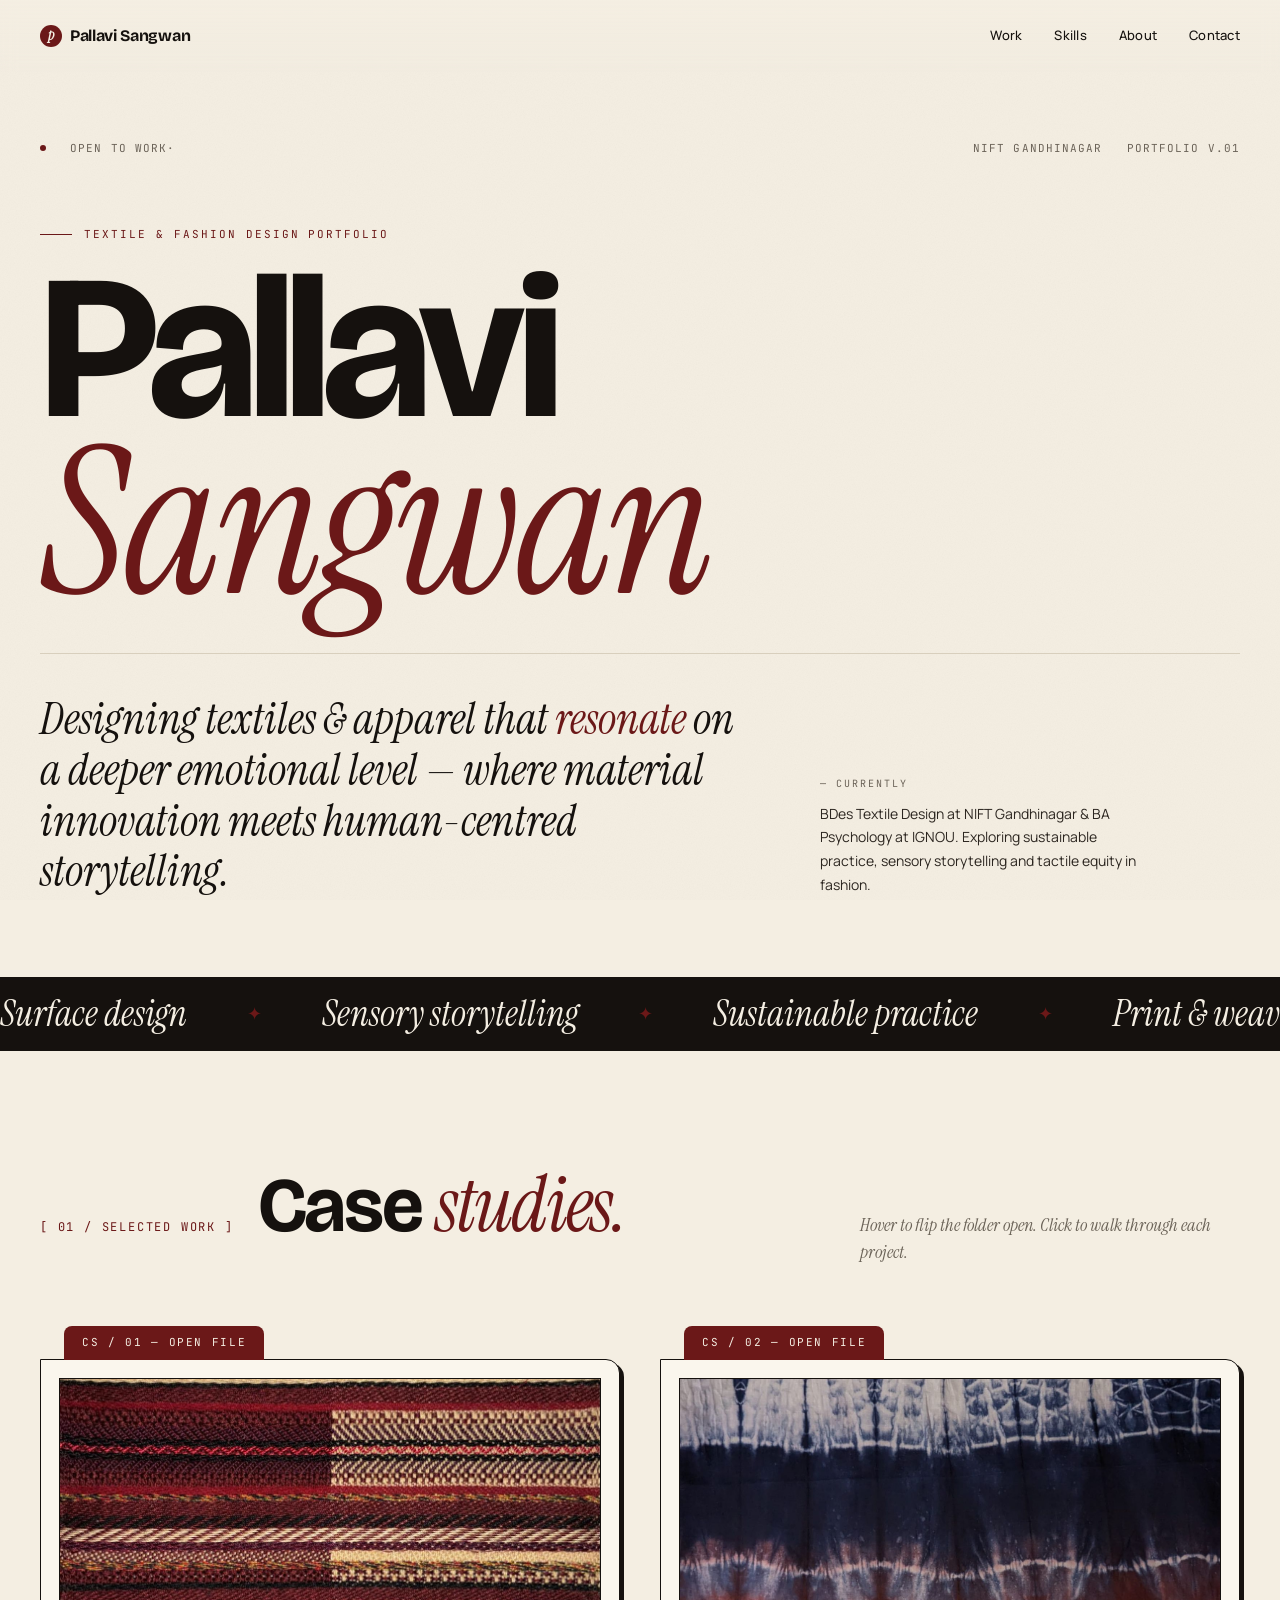
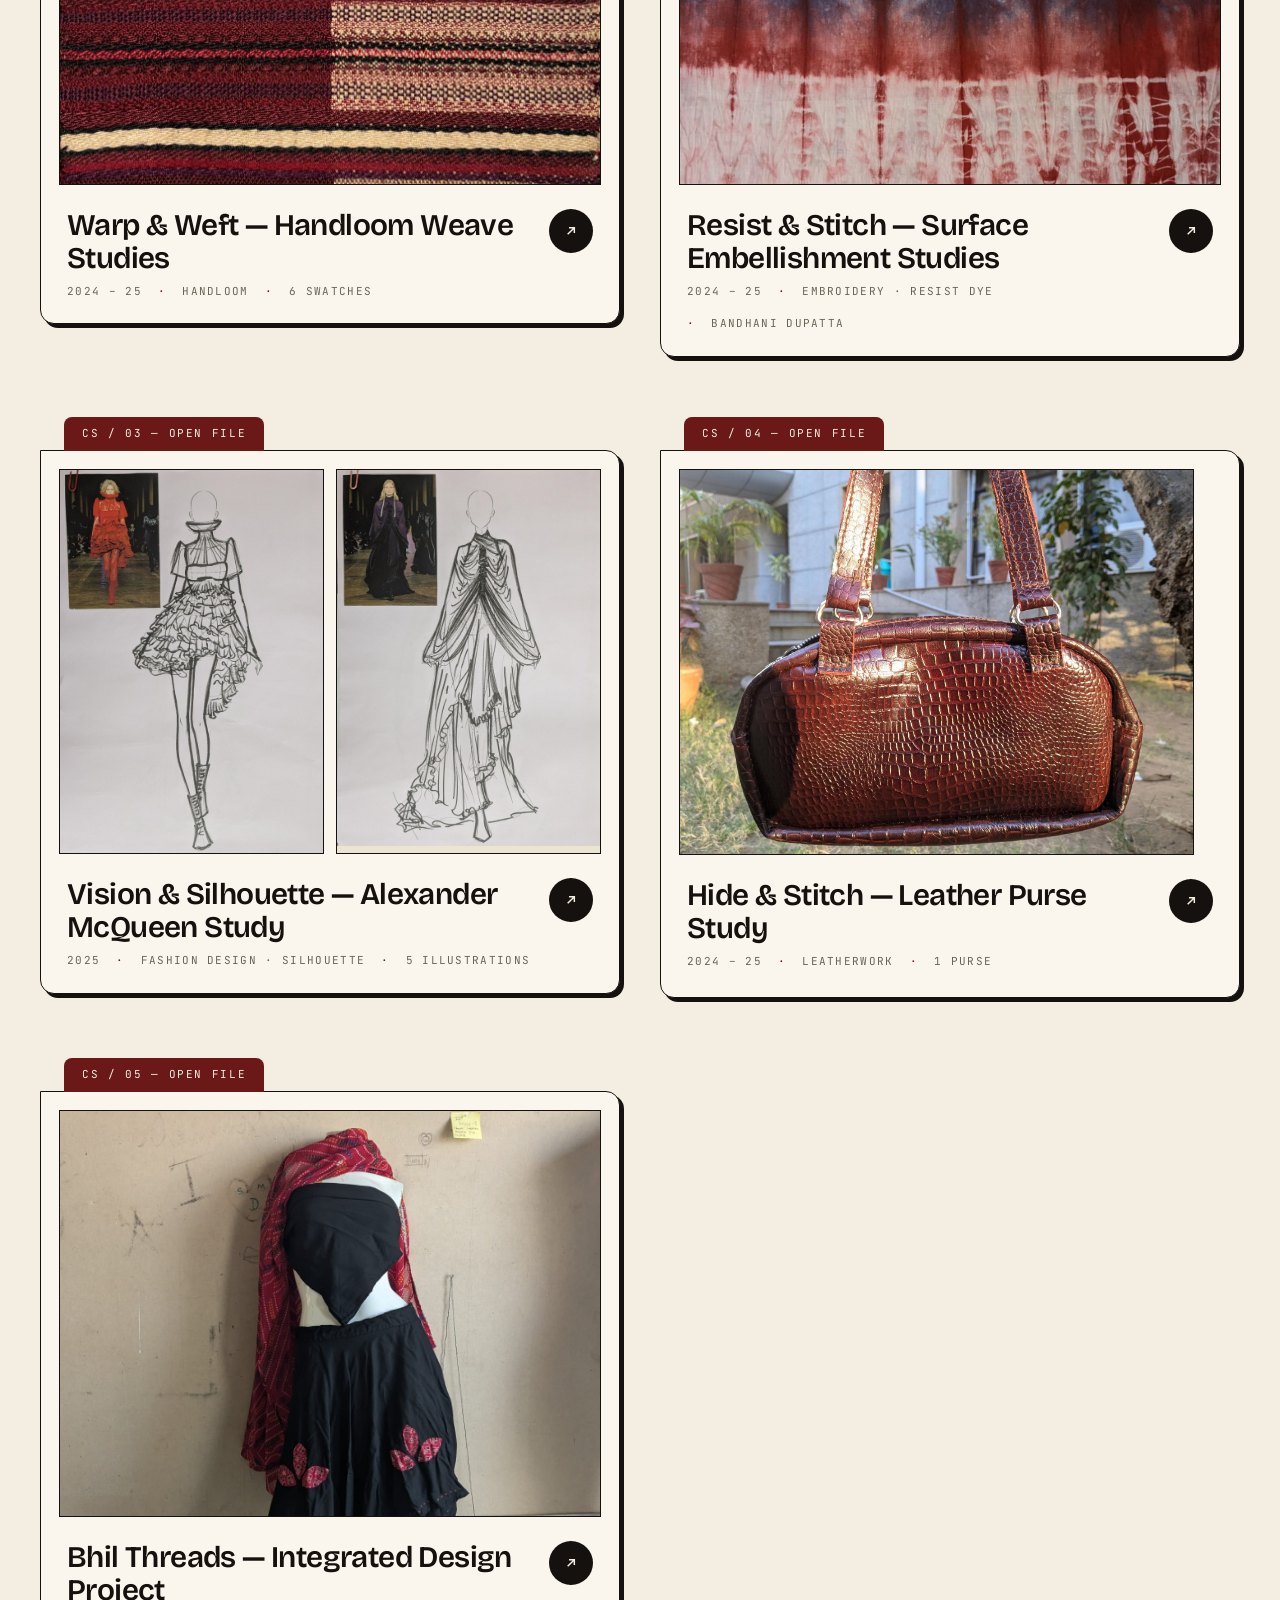
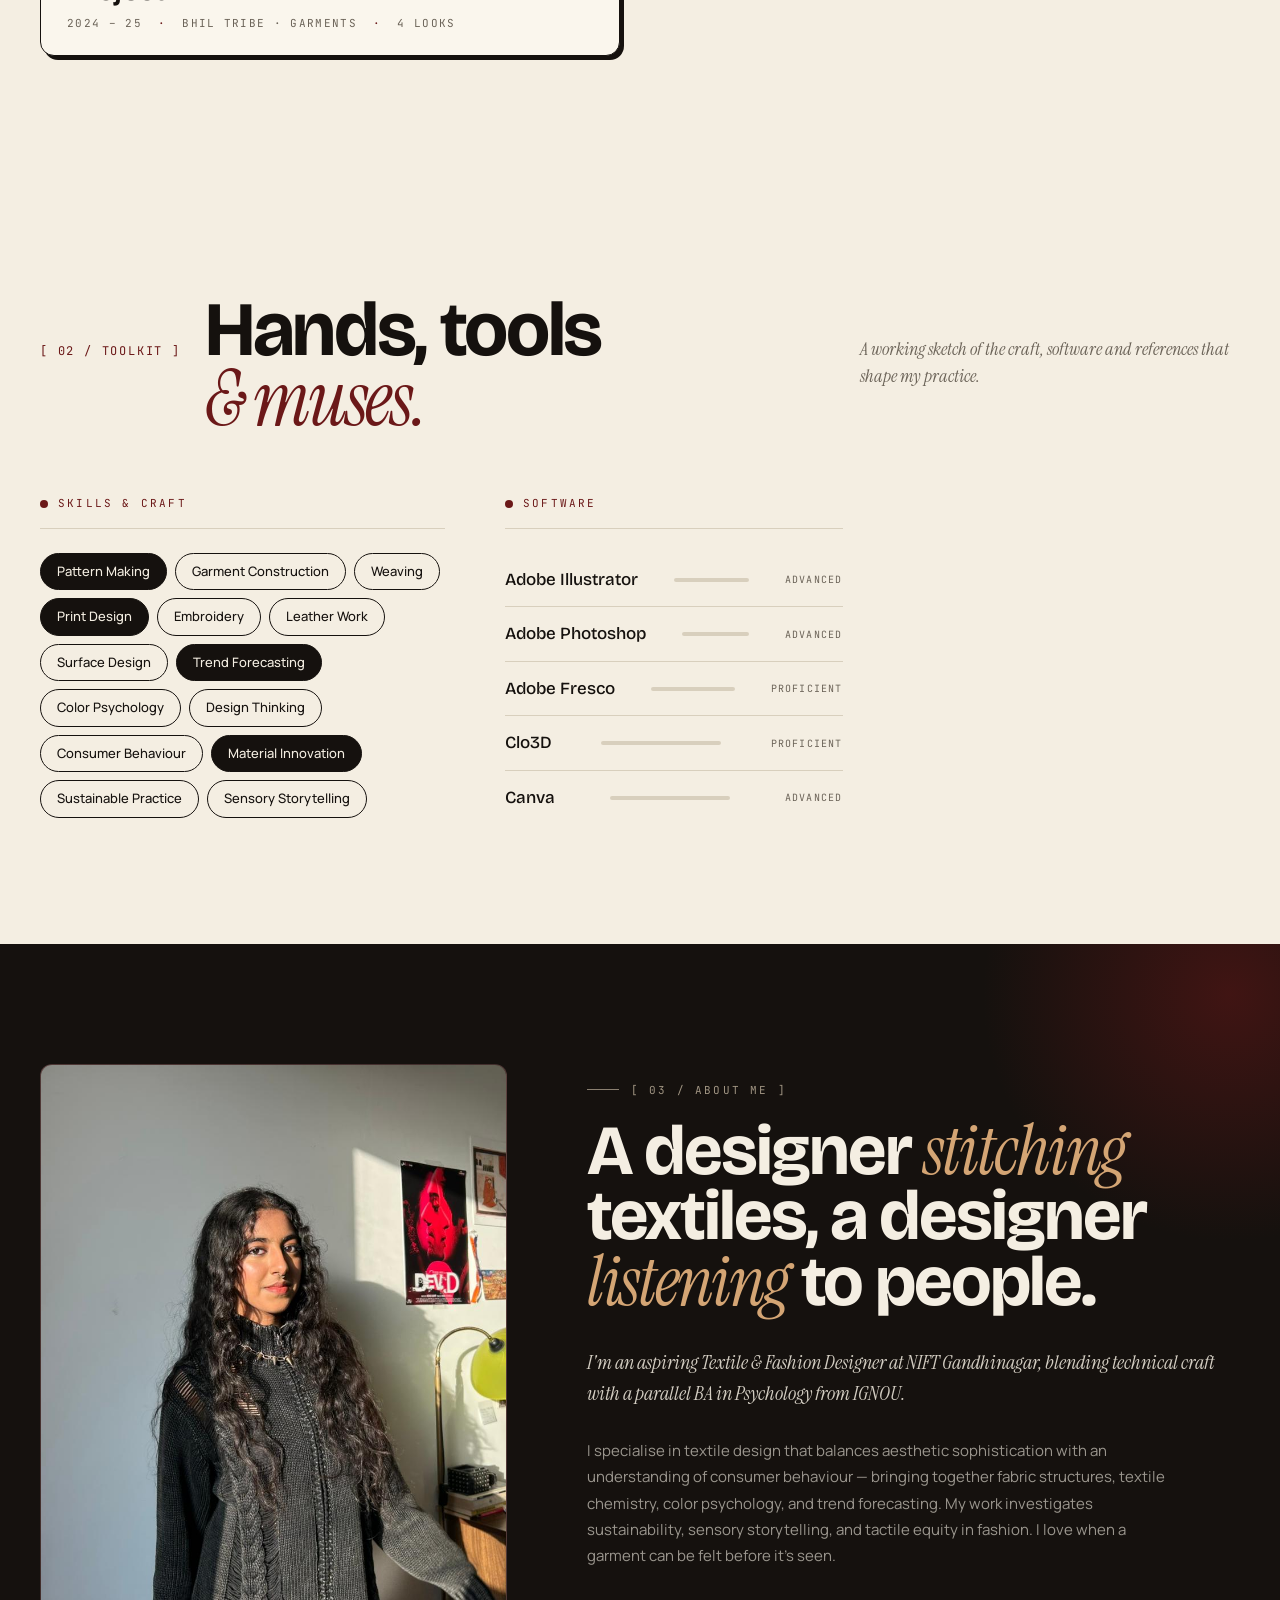
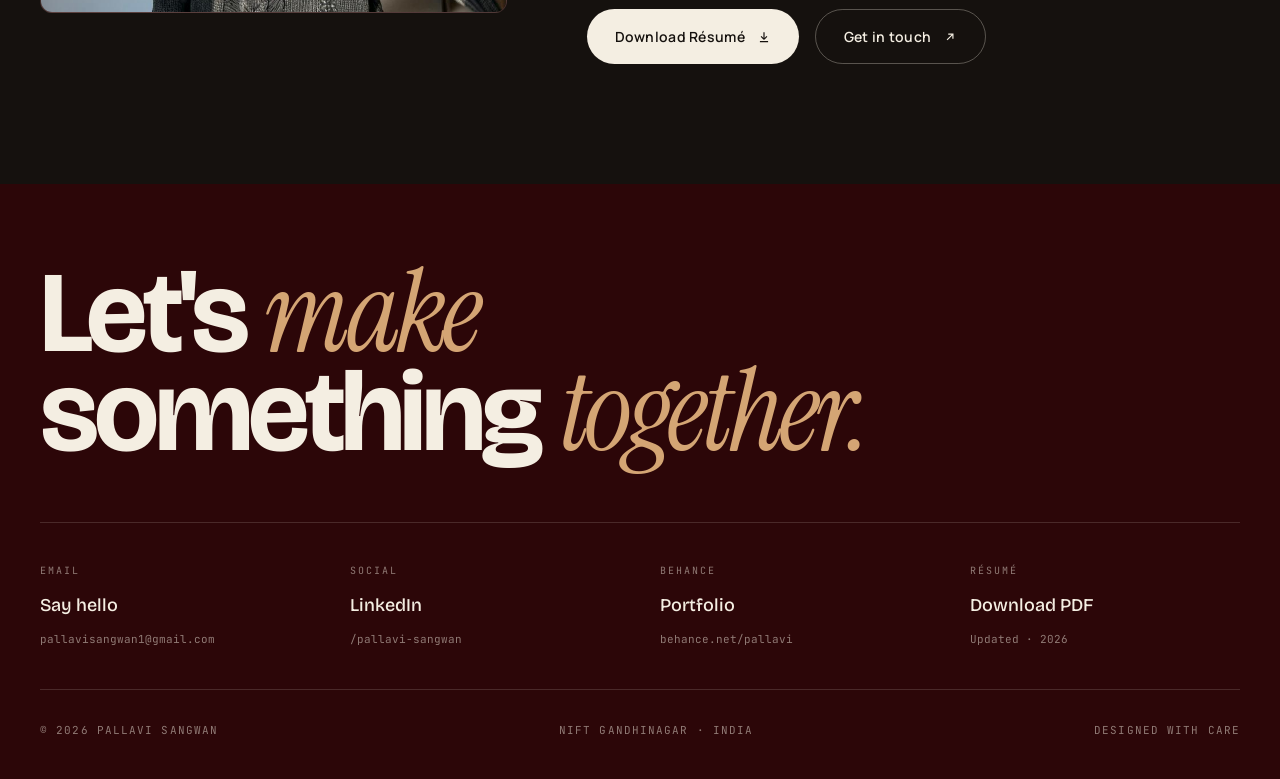
<file: index.html>
<!DOCTYPE html>
<html lang="en">
<head>
<meta charset="UTF-8" />
<meta name="viewport" content="width=device-width, initial-scale=1.0" />
<title>Pallavi Sangwan — Textile & Fashion Designer</title>
<link rel="preconnect" href="https://fonts.googleapis.com" />
<link rel="preconnect" href="https://fonts.gstatic.com" crossorigin />
<link href="https://fonts.googleapis.com/css2?family=Instrument+Serif:ital@0;1&family=Bricolage+Grotesque:opsz,wght@12..96,300;12..96,400;12..96,500;12..96,600;12..96,700;12..96,800&family=Manrope:wght@300;400;500;600;700&family=JetBrains+Mono:wght@400;500&display=swap" rel="stylesheet" />
<style>
  *, *::before, *::after { box-sizing: border-box; margin: 0; padding: 0; }

  :root {
    --white: #ffffff;
    --cream: #f4eee2;
    --cream-2: #ece4d2;
    --paper: #faf6ed;
    --maroon: #6b1818;
    --maroon-deep: #4a0d10;
    --maroon-dark: #2c0608;
    --ink: #15110e;
    --ink-soft: #2c2620;
    --grey: #6b6358;
    --grey-line: #d8cfbd;

    --serif: 'Instrument Serif', Georgia, serif;
    --display: 'Bricolage Grotesque', system-ui, sans-serif;
    --sans: 'Manrope', system-ui, sans-serif;
    --mono: 'JetBrains Mono', ui-monospace, monospace;
  }

  html { scroll-behavior: smooth; }

  body {
    background: var(--cream);
    color: var(--ink);
    font-family: var(--sans);
    font-size: 16px;
    line-height: 1.5;
    overflow-x: hidden;
    -webkit-font-smoothing: antialiased;
  }

  body::before {
    content: '';
    position: fixed;
    inset: 0;
    background-image: url("data:image/svg+xml,%3Csvg xmlns='http://www.w3.org/2000/svg' width='400' height='400'%3E%3Cfilter id='n'%3E%3CfeTurbulence type='fractalNoise' baseFrequency='0.85' numOctaves='3' stitchTiles='stitch'/%3E%3CfeColorMatrix type='saturate' values='0'/%3E%3C/filter%3E%3Crect width='400' height='400' filter='url(%23n)' opacity='0.05'/%3E%3C/svg%3E");
    pointer-events: none;
    z-index: 1;
    mix-blend-mode: multiply;
  }

  a { color: inherit; text-decoration: none; }

  /* ───────── TOP NAV ───────── */
  .topnav {
    position: fixed;
    top: 0; left: 0; right: 0;
    z-index: 100;
    display: flex;
    align-items: center;
    justify-content: space-between;
    padding: 22px 40px;
    background: linear-gradient(to bottom, rgba(244,238,226,0.92), rgba(244,238,226,0));
    backdrop-filter: blur(8px);
    -webkit-backdrop-filter: blur(8px);
  }
  .topnav-brand {
    font-family: var(--display);
    font-weight: 700;
    font-size: 16px;
    letter-spacing: -0.02em;
    display: flex;
    align-items: center;
    gap: 8px;
  }
  .topnav-brand-mark {
    width: 22px; height: 22px;
    background: var(--maroon);
    border-radius: 50%;
    display: inline-flex;
    align-items: center;
    justify-content: center;
    color: var(--cream);
    font-family: var(--serif);
    font-style: italic;
    font-size: 14px;
  }
  .topnav-links {
    display: flex;
    gap: 32px;
    font-size: 13px;
    font-weight: 500;
    letter-spacing: 0.02em;
  }
  .topnav-links a {
    position: relative;
    padding: 4px 0;
    transition: opacity 0.2s;
  }
  .topnav-links a:hover { opacity: 0.6; }

  /* ───────── HERO ───────── */
  .hero {
    position: relative;
    min-height: 100vh;
    padding: 140px 40px 80px;
    display: flex;
    flex-direction: column;
    justify-content: center;
    z-index: 2;
  }

  .hero-meta {
    display: flex;
    justify-content: space-between;
    align-items: center;
    font-family: var(--mono);
    font-size: 11px;
    letter-spacing: 0.1em;
    text-transform: uppercase;
    color: var(--grey);
    margin-bottom: 60px;
    max-width: 1400px;
    width: 100%;
    margin-left: auto;
    margin-right: auto;
  }
  .hero-meta-left, .hero-meta-right { display: flex; gap: 24px; align-items: center; }
  .hero-meta-dot { width: 6px; height: 6px; border-radius: 50%; background: var(--maroon); animation: pulse 2s ease-in-out infinite; }
  @keyframes pulse {
    0%,100% { opacity: 1; transform: scale(1); }
    50% { opacity: 0.4; transform: scale(1.3); }
  }

  .hero-title-wrap {
    max-width: 1400px;
    margin: 0 auto;
    width: 100%;
  }

  .hero-eyebrow {
    font-family: var(--mono);
    font-size: 11px;
    letter-spacing: 0.18em;
    text-transform: uppercase;
    color: var(--maroon);
    margin-bottom: 20px;
    display: inline-flex;
    align-items: center;
    gap: 12px;
  }
  .hero-eyebrow::before {
    content: '';
    width: 32px;
    height: 1px;
    background: var(--maroon);
  }

  .hero-title {
    font-family: var(--display);
    font-weight: 700;
    font-size: clamp(80px, 16vw, 240px);
    line-height: 0.85;
    letter-spacing: -0.04em;
    color: var(--ink);
    margin-bottom: 8px;
  }
  .hero-title .ital {
    font-family: var(--serif);
    font-style: italic;
    font-weight: 400;
    color: var(--maroon);
    letter-spacing: -0.02em;
  }

  .hero-tagline-row {
    display: flex;
    align-items: flex-end;
    gap: 60px;
    flex-wrap: wrap;
    margin-top: 40px;
    padding-top: 40px;
    border-top: 1px solid var(--grey-line);
  }

  .hero-tagline {
    font-family: var(--serif);
    font-style: italic;
    font-size: clamp(24px, 3.5vw, 44px);
    line-height: 1.15;
    color: var(--ink);
    max-width: 720px;
    flex: 2;
    min-width: 280px;
  }
  .hero-tagline em {
    color: var(--maroon);
    font-style: italic;
  }

  .hero-side {
    flex: 1;
    min-width: 220px;
    font-size: 14px;
    line-height: 1.7;
    color: var(--ink-soft);
    max-width: 320px;
  }
  .hero-side-label {
    font-family: var(--mono);
    font-size: 10px;
    letter-spacing: 0.2em;
    text-transform: uppercase;
    color: var(--grey);
    margin-bottom: 10px;
    display: block;
  }

  /* ───────── MARQUEE ───────── */
  .marquee {
    overflow: hidden;
    border-top: 1px solid var(--ink);
    border-bottom: 1px solid var(--ink);
    background: var(--ink);
    color: var(--cream);
    padding: 18px 0;
    position: relative;
    z-index: 2;
  }
  .marquee-track {
    display: flex;
    gap: 60px;
    animation: marquee 40s linear infinite;
    white-space: nowrap;
    width: max-content;
  }
  .marquee-item {
    font-family: var(--serif);
    font-style: italic;
    font-size: 36px;
    line-height: 1;
    display: flex;
    align-items: center;
    gap: 60px;
  }
  .marquee-item::after {
    content: '✦';
    color: var(--maroon);
    font-size: 18px;
    font-style: normal;
  }
  @keyframes marquee {
    from { transform: translateX(0); }
    to { transform: translateX(-50%); }
  }

  /* ───────── SECTION SHELL ───────── */
  section.block {
    position: relative;
    z-index: 2;
    padding: 120px 40px;
    max-width: 1400px;
    margin: 0 auto;
    width: 100%;
  }

  .block-head {
    display: flex;
    align-items: baseline;
    justify-content: space-between;
    margin-bottom: 60px;
    gap: 40px;
    flex-wrap: wrap;
  }
  .block-head-left {
    display: flex;
    align-items: baseline;
    gap: 24px;
    flex-wrap: wrap;
  }
  .block-num {
    font-family: var(--mono);
    font-size: 12px;
    letter-spacing: 0.15em;
    color: var(--maroon);
    text-transform: uppercase;
  }
  .block-title {
    font-family: var(--display);
    font-weight: 700;
    font-size: clamp(40px, 6vw, 84px);
    line-height: 0.9;
    letter-spacing: -0.03em;
    color: var(--ink);
  }
  .block-title .ital {
    font-family: var(--serif);
    font-style: italic;
    font-weight: 400;
    color: var(--maroon);
  }
  .block-sub {
    font-family: var(--serif);
    font-style: italic;
    font-size: 18px;
    color: var(--grey);
    max-width: 380px;
  }

  /* ───────── CASE STUDY FOLDERS ───────── */
  .folders {
    display: grid;
    grid-template-columns: repeat(2, 1fr);
    gap: 60px 40px;
  }

  .folder {
    position: relative;
    cursor: pointer;
    perspective: 1500px;
    display: block;
  }

  .folder-tab {
    display: inline-flex;
    align-items: center;
    gap: 10px;
    background: var(--maroon);
    color: var(--cream);
    padding: 8px 18px 10px;
    font-family: var(--mono);
    font-size: 11px;
    letter-spacing: 0.15em;
    text-transform: uppercase;
    border-radius: 8px 8px 0 0;
    margin-left: 24px;
    margin-bottom: -1px;
    position: relative;
    z-index: 3;
    transition: transform 0.4s cubic-bezier(.2,.8,.2,1);
  }
  .folder:hover .folder-tab {
    transform: translateY(-6px);
  }

  .folder-body {
    position: relative;
    background: var(--paper);
    border: 1px solid var(--ink);
    border-radius: 0 14px 14px 14px;
    padding: 18px;
    transform-style: preserve-3d;
    transition: transform 0.5s cubic-bezier(.2,.8,.2,1), box-shadow 0.5s;
    box-shadow: 4px 4px 0 var(--ink);
  }
  .folder:hover .folder-body {
    transform: translate(-4px, -8px) rotate(-0.6deg);
    box-shadow: 12px 16px 0 var(--ink);
  }

  .folder-stack {
    position: relative;
    aspect-ratio: 4 / 3;
    overflow: visible;
  }

  .folder-page {
    position: absolute;
    inset: 0;
    background: var(--cream-2);
    border: 1px solid var(--ink);
    overflow: hidden;
    transform-origin: bottom left;
    transition: transform 0.55s cubic-bezier(.2,.8,.2,1);
  }
  .folder-page::after {
    content: attr(data-label);
    position: absolute;
    inset: 0;
    display: flex;
    align-items: center;
    justify-content: center;
    font-family: var(--mono);
    font-size: 10px;
    color: rgba(0,0,0,0.3);
    text-align: center;
    padding: 16px;
    line-height: 1.5;
  }
  /* hide the label gradient text when a real image is present */
  .folder-page:has(.folder-page-img)::after { content: none; }
  .folder-page:has(.folder-page-img) { background: var(--ink); }

  /* layered pages — stacked at rest, splay on hover */
  .folder-page.p-3 {
    transform: translate(0,0) rotate(0deg);
    z-index: 1;
  }
  .folder-page.p-2 {
    transform: translate(0,0) rotate(0deg);
    z-index: 2;
  }
  .folder-page.p-1 {
    transform: translate(0,0) rotate(0deg);
    z-index: 3;
  }

  .folder:hover .folder-page.p-3 {
    transform: translate(36px, -18px) rotate(8deg);
  }
  .folder:hover .folder-page.p-2 {
    transform: translate(18px, -10px) rotate(4deg);
  }
  .folder:hover .folder-page.p-1 {
    transform: translate(0, 0) rotate(-1.5deg);
  }

  .folder-page-img {
    width: 100%;
    height: 100%;
    object-fit: cover;
    display: block;
  }

  .folder[data-cs="04"] .folder-stack {
    max-height: 386px;
  }

  .folder-info {
    padding: 24px 8px 6px;
    display: flex;
    align-items: flex-start;
    justify-content: space-between;
    gap: 16px;
  }
  .folder-info-text { flex: 1; }
  .folder-name {
    font-family: var(--display);
    font-weight: 600;
    font-size: clamp(22px, 2.4vw, 30px);
    line-height: 1.1;
    letter-spacing: -0.02em;
    color: var(--ink);
    margin-bottom: 8px;
  }
  .folder-meta {
    font-family: var(--mono);
    font-size: 11px;
    letter-spacing: 0.12em;
    text-transform: uppercase;
    color: var(--grey);
    display: flex;
    gap: 16px;
    flex-wrap: wrap;
  }
  .folder-meta span { display: inline-flex; gap: 8px; align-items: center; }
  .folder-meta span + span::before {
    content: '·';
    margin-right: 8px;
    color: var(--maroon);
  }

  .folder-arrow {
    width: 44px;
    height: 44px;
    border-radius: 50%;
    background: var(--ink);
    color: var(--cream);
    display: inline-flex;
    align-items: center;
    justify-content: center;
    flex-shrink: 0;
    transition: background 0.3s, transform 0.4s cubic-bezier(.2,.8,.2,1);
  }
  .folder:hover .folder-arrow {
    background: var(--maroon);
    transform: rotate(-45deg);
  }
  .folder-arrow svg { width: 16px; height: 16px; }

  /* sample colored backgrounds for placeholder pages — like contact prints */
  .swatch-1 { background: linear-gradient(135deg, #c8543a 0%, #6b1818 100%); }
  .swatch-2 { background: linear-gradient(135deg, #d4b89a 0%, #8b7355 100%); }
  .swatch-3 { background: linear-gradient(135deg, #e8d8b8 0%, #b8956e 100%); }
  .swatch-4 { background: linear-gradient(135deg, #2c4a2e 0%, #1a2820 100%); }
  .swatch-5 { background: linear-gradient(135deg, #f0d8e0 0%, #c87a90 100%); }
  .swatch-6 { background: linear-gradient(135deg, #4a2c2a 0%, #2c1614 100%); }
  .swatch-7 { background: linear-gradient(135deg, #d4956a 0%, #7a3e2a 100%); }
  .swatch-8 { background: linear-gradient(135deg, #9a8a6a 0%, #5a4a3a 100%); }
  .swatch-9 { background: linear-gradient(135deg, #b85c38 0%, #6b1e1e 100%); }
  .swatch-10 { background: linear-gradient(135deg, #c2a878 0%, #8a6a40 100%); }
  .swatch-11 { background: linear-gradient(135deg, #5a4540 0%, #2a1e1c 100%); }
  .swatch-12 { background: linear-gradient(135deg, #d4d0c4 0%, #8a8478 100%); }

  /* ───────── SKILLS / SOFTWARE / INSPIRATION ───────── */
  .triple-grid {
    display: grid;
    grid-template-columns: 1.2fr 1fr 1fr;
    gap: 60px;
    align-items: start;
  }

  .col-head {
    font-family: var(--mono);
    font-size: 11px;
    letter-spacing: 0.2em;
    text-transform: uppercase;
    color: var(--maroon);
    margin-bottom: 24px;
    padding-bottom: 16px;
    border-bottom: 1px solid var(--grey-line);
    display: flex;
    align-items: center;
    gap: 10px;
  }
  .col-head::before {
    content: '';
    width: 8px; height: 8px;
    background: var(--maroon);
    border-radius: 50%;
    display: inline-block;
  }

  .skills-list {
    display: flex;
    flex-wrap: wrap;
    gap: 8px;
  }
  .skill-chip {
    padding: 8px 16px;
    border: 1px solid var(--ink);
    border-radius: 999px;
    font-family: var(--sans);
    font-weight: 500;
    font-size: 13px;
    color: var(--ink);
    background: transparent;
    transition: background 0.2s, color 0.2s, transform 0.2s;
    cursor: default;
    white-space: nowrap;
  }
  .skill-chip:hover {
    background: var(--maroon);
    color: var(--cream);
    transform: translateY(-2px);
  }
  .skill-chip.filled {
    background: var(--ink);
    color: var(--cream);
    border-color: var(--ink);
  }
  .skill-chip.filled:hover {
    background: var(--maroon);
    border-color: var(--maroon);
  }

  .soft-list {
    display: flex;
    flex-direction: column;
    gap: 0;
  }
  .soft-row {
    display: flex;
    align-items: center;
    justify-content: space-between;
    padding: 14px 0;
    border-bottom: 1px solid var(--grey-line);
    gap: 20px;
  }
  .soft-row:last-child { border-bottom: none; }
  .soft-name {
    font-family: var(--display);
    font-weight: 500;
    font-size: 17px;
    color: var(--ink);
  }
  .soft-bar {
    flex: 1;
    height: 4px;
    background: var(--grey-line);
    border-radius: 2px;
    overflow: hidden;
    max-width: 120px;
    margin: 0 16px;
  }
  .soft-bar-fill {
    height: 100%;
    background: var(--maroon);
    border-radius: 2px;
  }
  .soft-level {
    font-family: var(--mono);
    font-size: 10px;
    color: var(--grey);
    text-transform: uppercase;
    letter-spacing: 0.12em;
  }

  .insp-list {
    display: flex;
    flex-direction: column;
    gap: 14px;
  }
  .insp-card {
    padding: 16px 18px;
    background: var(--paper);
    border: 1px solid var(--grey-line);
    border-radius: 12px;
    transition: border-color 0.2s, transform 0.2s, background 0.2s;
  }
  .insp-card:hover {
    border-color: var(--maroon);
    background: var(--white);
    transform: translateX(4px);
  }
  .insp-name {
    font-family: var(--serif);
    font-style: italic;
    font-size: 20px;
    color: var(--ink);
    margin-bottom: 4px;
  }
  .insp-desc {
    font-family: var(--sans);
    font-size: 12px;
    color: var(--grey);
    line-height: 1.5;
  }

  /* ───────── ABOUT ───────── */
  .about-block {
    background: var(--ink);
    color: var(--cream);
    padding: 120px 40px;
    position: relative;
    z-index: 2;
    overflow: hidden;
  }
  .about-block::before {
    content: '';
    position: absolute;
    top: -200px; right: -200px;
    width: 500px; height: 500px;
    background: radial-gradient(circle, rgba(107,24,24,0.5), transparent 70%);
    pointer-events: none;
  }
  .about-inner {
    max-width: 1400px;
    margin: 0 auto;
    display: grid;
    grid-template-columns: 1fr 1.4fr;
    gap: 80px;
    align-items: start;
    position: relative;
  }

  .about-portrait {
    aspect-ratio: 0.85;
    background: linear-gradient(135deg, #4a2c2a, #2c1614);
    border-radius: 12px;
    border: 1px solid rgba(255,255,255,0.1);
    position: relative;
    overflow: hidden;
  }
  .about-portrait::after {
    position: absolute;
    inset: 0;
    display: flex;
    align-items: center;
    justify-content: center;
    font-family: var(--mono);
    font-size: 11px;
    letter-spacing: 0.2em;
    color: rgba(255,255,255,0.3);
  }

  .about-content { padding-top: 8px; }

  .about-eyebrow {
    font-family: var(--mono);
    font-size: 11px;
    letter-spacing: 0.2em;
    text-transform: uppercase;
    color: rgba(255,238,210,0.6);
    margin-bottom: 20px;
    display: inline-flex;
    align-items: center;
    gap: 12px;
  }
  .about-eyebrow::before {
    content: ''; width: 32px; height: 1px; background: rgba(255,238,210,0.5);
  }

  .about-title {
    font-family: var(--display);
    font-weight: 700;
    font-size: clamp(40px, 5.5vw, 78px);
    line-height: 0.92;
    letter-spacing: -0.03em;
    margin-bottom: 32px;
  }
  .about-title .ital {
    font-family: var(--serif);
    font-style: italic;
    font-weight: 400;
    color: #d4a574;
  }

  .about-bio {
    font-family: var(--serif);
    font-style: italic;
    font-size: clamp(18px, 1.6vw, 22px);
    line-height: 1.55;
    color: rgba(244,238,226,0.85);
    max-width: 640px;
    margin-bottom: 28px;
  }

  .about-body {
    font-family: var(--sans);
    font-size: 15px;
    line-height: 1.75;
    color: rgba(244,238,226,0.6);
    max-width: 580px;
    margin-bottom: 40px;
  }

  .about-actions {
    display: flex;
    gap: 16px;
    flex-wrap: wrap;
  }
  .btn {
    display: inline-flex;
    align-items: center;
    gap: 12px;
    padding: 16px 28px;
    border-radius: 999px;
    font-family: var(--sans);
    font-weight: 600;
    font-size: 14px;
    letter-spacing: 0.02em;
    transition: transform 0.25s, background 0.25s, color 0.25s, border-color 0.25s;
    cursor: pointer;
    border: none;
    white-space: nowrap;
  }
  .btn-primary {
    background: var(--cream);
    color: var(--ink);
  }
  .btn-primary:hover {
    background: var(--maroon);
    color: var(--cream);
    transform: translateY(-2px);
  }
  .btn-ghost {
    background: transparent;
    color: var(--cream);
    border: 1px solid rgba(244,238,226,0.3);
  }
  .btn-ghost:hover {
    border-color: var(--cream);
    transform: translateY(-2px);
  }
  .btn svg { width: 14px; height: 14px; }

  /* ───────── FOOTER ───────── */
  .footer {
    background: var(--maroon-dark);
    color: var(--cream);
    padding: 80px 40px 40px;
    position: relative;
    z-index: 2;
  }
  .footer-inner {
    max-width: 1400px;
    margin: 0 auto;
  }
  .footer-headline {
    font-family: var(--display);
    font-weight: 700;
    font-size: clamp(56px, 9vw, 140px);
    line-height: 0.85;
    letter-spacing: -0.04em;
    margin-bottom: 60px;
  }
  .footer-headline .ital {
    font-family: var(--serif);
    font-style: italic;
    font-weight: 400;
    color: #d4a574;
  }

  .footer-links {
    display: grid;
    grid-template-columns: repeat(4, 1fr);
    gap: 40px;
    padding: 40px 0;
    border-top: 1px solid rgba(244,238,226,0.15);
    border-bottom: 1px solid rgba(244,238,226,0.15);
    margin-bottom: 32px;
  }
  .footer-col-label {
    font-family: var(--mono);
    font-size: 10px;
    letter-spacing: 0.2em;
    text-transform: uppercase;
    color: rgba(244,238,226,0.5);
    margin-bottom: 14px;
  }
  .footer-link {
    display: block;
    font-family: var(--display);
    font-weight: 500;
    font-size: 18px;
    color: var(--cream);
    margin-bottom: 6px;
    transition: color 0.2s, transform 0.2s;
  }
  .footer-link:hover {
    color: #d4a574;
    transform: translateX(4px);
  }
  .footer-link-sub {
    font-family: var(--mono);
    font-size: 11px;
    color: rgba(244,238,226,0.5);
    word-break: break-all;
  }

  .footer-base {
    display: flex;
    justify-content: space-between;
    align-items: center;
    flex-wrap: wrap;
    gap: 16px;
    font-family: var(--mono);
    font-size: 11px;
    letter-spacing: 0.1em;
    text-transform: uppercase;
    color: rgba(244,238,226,0.5);
  }

  /* ───────── RESPONSIVE ───────── */
  @media (max-width: 900px) {
    .topnav { padding: 16px 20px; }
    .topnav-links { gap: 18px; font-size: 12px; }
    .hero { padding: 120px 20px 60px; }
    .hero-meta { font-size: 10px; margin-bottom: 40px; }
    .hero-meta-left, .hero-meta-right { gap: 14px; }
    .hero-meta-right span:nth-child(2) { display: none; }
    .hero-tagline-row { gap: 30px; flex-direction: column; }
    section.block { padding: 80px 20px; }
    .marquee-item { font-size: 26px; gap: 36px; }
    .folders { grid-template-columns: 1fr; gap: 50px; }
    .triple-grid { grid-template-columns: 1fr; gap: 50px; }
    .about-block { padding: 80px 20px; }
    .about-inner { grid-template-columns: 1fr; gap: 40px; }
    .about-portrait { aspect-ratio: 1; max-width: 320px; }
    .footer { padding: 60px 20px 30px; }
    .footer-links { grid-template-columns: repeat(2, 1fr); gap: 28px; }
    /* on mobile, simplify folder hover with tap */
    .folder:hover .folder-body { transform: none; box-shadow: 4px 4px 0 var(--ink); }
    .folder:hover .folder-page.p-3 { transform: translate(20px, -10px) rotate(6deg); }
    .folder:hover .folder-page.p-2 { transform: translate(10px, -6px) rotate(3deg); }
    .folder[data-cs="04"] .folder-stack { min-height: 408px; }
  }
  @media (max-width: 520px) {
    .hero-meta-right span:first-child { display: none; }
    .footer-links { grid-template-columns: 1fr; }
    .footer-headline { font-size: 48px; }
  }

  /* small util */
  .sr-only { position: absolute; width: 1px; height: 1px; padding: 0; margin: -1px; overflow: hidden; clip: rect(0,0,0,0); border: 0; }

  /* Alexander McQueen card — side-by-side images with original heights */
  .folder[data-cs="03"] .folder-stack {
    position: relative;
    aspect-ratio: auto;
    overflow: visible;
    display: flex;
    gap: 12px;
    height: auto;
  }
  .folder[data-cs="03"] .folder-page {
    position: relative;
    flex: 1;
    inset: auto;
    background: var(--cream-2);
    border: 1px solid var(--ink);
    overflow: hidden;
    transform: none !important;
    width: 100%;
    height: auto;
    aspect-ratio: auto;
  }
  .folder[data-cs="03"] .folder-page.p-1 {
    display: none !important;
  }
  .folder[data-cs="03"] .folder-page-img {
    width: 100%;
    height: auto;
    object-fit: contain;
    display: block;
  }

  .folder[data-cs="04"] .folder-info {
    padding-bottom: 9px;
  }

</style>
</head>
<body>

<!-- TOP NAV -->
<nav class="topnav">
  <a href="#top" class="topnav-brand">
    <span class="topnav-brand-mark">p</span>
    Pallavi Sangwan
  </a>
  <div class="topnav-links">
    <a href="#work">Work</a>
    <a href="#skills">Skills</a>
    <a href="#about">About</a>
    <a href="#contact">Contact</a>
  </div>
</nav>

<!-- HERO -->
<header id="top" class="hero" data-screen-label="01 Hero">
  <div class="hero-meta">
    <div class="hero-meta-left">
      <span class="hero-meta-dot"></span>
      <span>Open to work·</span>
    </div>
    <div class="hero-meta-right">
      <span>NIFT Gandhinagar</span>
      <span>Portfolio v.01</span>
    </div>
  </div>

  <div class="hero-title-wrap">
    <div class="hero-eyebrow">Textile &amp; Fashion Design Portfolio</div>
    <h1 class="hero-title">
      Pallavi<br/>
      <span class="ital">Sangwan</span>
    </h1>

    <div class="hero-tagline-row">
      <p class="hero-tagline">
        Designing textiles &amp; apparel that <em>resonate</em> on a deeper emotional level — where material innovation meets human-centred storytelling.
      </p>
      <div class="hero-side">
        <span class="hero-side-label">— Currently</span>
        BDes Textile Design at NIFT Gandhinagar &amp; BA Psychology at IGNOU. Exploring sustainable practice, sensory storytelling and tactile equity in fashion.
      </div>
    </div>
  </div>
</header>

<!-- MARQUEE -->
<div class="marquee" aria-hidden="true">
  <div class="marquee-track">
    <span class="marquee-item">Surface design</span>
    <span class="marquee-item">Sensory storytelling</span>
    <span class="marquee-item">Sustainable practice</span>
    <span class="marquee-item">Print &amp; weave</span>
    <span class="marquee-item">Pattern making</span>
    <span class="marquee-item">Material innovation</span>
    <span class="marquee-item">Surface design</span>
    <span class="marquee-item">Sensory storytelling</span>
    <span class="marquee-item">Sustainable practice</span>
    <span class="marquee-item">Print &amp; weave</span>
    <span class="marquee-item">Pattern making</span>
    <span class="marquee-item">Material innovation</span>
  </div>
</div>

<!-- WORK / CASE STUDIES -->
<section id="work" class="block" data-screen-label="02 Work">
  <div class="block-head">
    <div class="block-head-left">
      <span class="block-num">[ 01 / Selected Work ]</span>
      <h2 class="block-title">Case <span class="ital">studies.</span></h2>
    </div>
    <p class="block-sub">Hover to flip the folder open. Click to walk through each project.</p>
  </div>

  <div class="folders">

    <a href="case-studies/inclusive-textile.html" class="folder" data-cs="01">
      <span class="folder-tab">CS / 01 — Open file</span>
      <div class="folder-body">
        <div class="folder-stack">
          <div class="folder-page p-3" data-label="Notebook · weave theory">
            <img class="folder-page-img" src="assets/cs01/swatch-03-satin.jpeg" alt="Handwritten notebook page on basic weave structures" />
          </div>
          <div class="folder-page p-2" data-label="Orchid translation · stripe plan">
            <img class="folder-page-img" src="assets/cs01/swatch-02-twill.jpeg" alt="Hand-drawn translation of an orchid into a striped weave plan" />
          </div>
          <div class="folder-page p-1" data-label="Material exploration swatch">
            <img class="folder-page-img" src="assets/cs01/swatch-06-material-full.jpeg" alt="Close-up of material exploration swatch with velvet, beads and metallic ribbon" />
          </div>
        </div>
        <div class="folder-info">
          <div class="folder-info-text">
            <h3 class="folder-name">Warp &amp; Weft — Handloom Weave Studies</h3>
            <div class="folder-meta">
              <span>2024 – 25</span>
              <span>Handloom</span>
              <span>6 swatches</span>
            </div>
          </div>
          <span class="folder-arrow" aria-hidden="true">
            <svg viewBox="0 0 24 24" fill="none" stroke="currentColor" stroke-width="2.2"><path d="M7 17L17 7M9 7h8v8"/></svg>
          </span>
        </div>
      </div>
    </a>

    <a href="case-studies/tribal-garment.html" class="folder" data-cs="02">
      <span class="folder-tab">CS / 02 — Open file</span>
      <div class="folder-body">
        <div class="folder-stack">
          <div class="folder-page p-3" data-label="Banded shibori sample">
            <img class="folder-page-img" src="assets/cs02/bandhani-detail.jpeg" alt="Bandhani in progress with pink bead markers" />
          </div>
          <div class="folder-page p-2" data-label="Mirror-work flora embroidery">
            <img class="folder-page-img" src="assets/cs02/embroidery-flora.jpeg" alt="Hand embroidered flora motif on aubergine cotton" />
          </div>
          <div class="folder-page p-1" data-label="Bandhani — 400 tied dots">
            <img class="folder-page-img" src="assets/cs02/tie-dye-stripes.jpeg" alt="Banded shibori in indigo, rust and cream" />
          </div>
        </div>
        <div class="folder-info">
          <div class="folder-info-text">
            <h3 class="folder-name">Resist &amp; Stitch — Surface Embellishment Studies</h3>
            <div class="folder-meta">
              <span>2024 – 25</span>
              <span>Embroidery · Resist dye</span>
              <span>Bandhani dupatta</span>
            </div>
          </div>
          <span class="folder-arrow" aria-hidden="true">
            <svg viewBox="0 0 24 24" fill="none" stroke="currentColor" stroke-width="2.2"><path d="M7 17L17 7M9 7h8v8"/></svg>
          </span>
        </div>
      </div>
    </a>

    <a href="case-studies/alexander-mcqueen.html" class="folder" data-cs="03">
      <span class="folder-tab">CS / 03 — Open file</span>
      <div class="folder-body">
        <div class="folder-stack">
          <div class="folder-page p-3" data-label="Geometric silhouette detail">
            <img class="folder-page-img" src="assets/cs03/1762939539770.jpeg" alt="Line drawing illustration of structured McQueen silhouette with intricate details" />
          </div>
          <div class="folder-page p-2" data-label="Draped silhouette study">
            <img class="folder-page-img" src="assets/cs03/1762939532157.jpeg" alt="Illustration showcasing draped fabric silhouette with flowing lines" />
          </div>
          <div class="folder-page p-1" data-label="Alexander McQueen silhouette research">
            <img class="folder-page-img" src="assets/cs03/1762939529036.jpeg" alt="Line drawing illustration of an Alexander McQueen silhouette from Fall 2025 collection" />
          </div>
        </div>
        <div class="folder-info">
          <div class="folder-info-text">
            <h3 class="folder-name">Vision &amp; Silhouette — Alexander McQueen Study</h3>
            <div class="folder-meta">
              <span>2025</span>
              <span>Fashion design · Silhouette</span>
              <span>5 illustrations</span>
            </div>
          </div>
          <span class="folder-arrow" aria-hidden="true">
            <svg viewBox="0 0 24 24" fill="none" stroke="currentColor" stroke-width="2.2"><path d="M7 17L17 7M9 7h8v8"/></svg>
          </span>
        </div>
      </div>
    </a>

    <a href="case-studies/explorations.html" class="folder" data-cs="04">
      <span class="folder-tab">CS / 04 — Open file</span>
      <div class="folder-body">
        <div class="folder-stack">
          <div class="folder-page p-3" data-label="Front view · leather purse">
            <img class="folder-page-img" src="assets/cs04/1762936133373.jpeg" alt="Hand-stitched leather purse front view in glossy brown leather" />
          </div>
          <div class="folder-page p-2" data-label="Back view · construction detail">
            <img class="folder-page-img" src="assets/cs04/1762936136108.jpeg" alt="Hand-stitched leather purse back view with pocket panel and strap attachments" />
          </div>
          <div class="folder-page p-1" data-label="Front view · leather purse">
            <img class="folder-page-img" src="assets/cs04/1762936133373.jpeg" alt="Hand-stitched leather purse front view in glossy brown leather" />
          </div>
        </div>
        <div class="folder-info">
          <div class="folder-info-text">
            <h3 class="folder-name">Hide &amp; Stitch — Leather Purse Study</h3>
            <div class="folder-meta">
              <span>2024 – 25</span>
              <span>Leatherwork</span>
              <span>1 purse</span>
            </div>
          </div>
          <span class="folder-arrow" aria-hidden="true">
            <svg viewBox="0 0 24 24" fill="none" stroke="currentColor" stroke-width="2.2"><path d="M7 17L17 7M9 7h8v8"/></svg>
          </span>
        </div>
      </div>
    </a>

    <a href="case-studies/bhil-threads.html" class="folder" data-cs="05">
      <span class="folder-tab">CS / 05 — Open file</span>
      <div class="folder-body">
        <div class="folder-stack">
          <div class="folder-page p-3" data-label="Final Bhil collection display">
            <img class="folder-page-img" src="assets/cs05/WhatsApp Image 2026-05-09 at 16.10.32 (1).jpeg" alt="Bhil inspired collection displayed together with the four garments and the final presentation board" />
          </div>
          <div class="folder-page p-2" data-label="Bhil design board">
            <img class="folder-page-img" src="assets/cs05/WhatsApp Image 2026-05-09 at 16.10.31 (1).jpeg" alt="Bhil inspired design board with garment sketches, reference images and motif studies" />
          </div>
          <div class="folder-page p-1" data-label="Construction detail">
            <img class="folder-page-img" src="assets/cs05/WhatsApp Image 2026-05-09 at 16.10.30.jpeg" alt="Bhil inspired mannequin look with black garment, red drape and asymmetric skirt" />
          </div>
        </div>
        <div class="folder-info">
          <div class="folder-info-text">
            <h3 class="folder-name">Bhil Threads — Integrated Design Project</h3>
            <div class="folder-meta">
              <span>2024 – 25</span>
              <span>Bhil tribe · Garments</span>
              <span>4 looks</span>
            </div>
          </div>
          <span class="folder-arrow" aria-hidden="true">
            <svg viewBox="0 0 24 24" fill="none" stroke="currentColor" stroke-width="2.2"><path d="M7 17L17 7M9 7h8v8"/></svg>
          </span>
        </div>
      </div>
    </a>

  </div>
</section>

<!-- SKILLS / SOFTWARE / INSPIRATION -->
<section id="skills" class="block" data-screen-label="03 Skills">
  <div class="block-head">
    <div class="block-head-left">
      <span class="block-num">[ 02 / Toolkit ]</span>
      <h2 class="block-title">Hands, tools<br/><span class="ital">&amp; muses.</span></h2>
    </div>
    <p class="block-sub">A working sketch of the craft, software and references that shape my practice.</p>
  </div>

  <div class="triple-grid">

    <!-- SKILLS -->
    <div>
      <div class="col-head">Skills &amp; Craft</div>
      <div class="skills-list">
        <span class="skill-chip filled">Pattern Making</span>
        <span class="skill-chip">Garment Construction</span>
        <span class="skill-chip">Weaving</span>
        <span class="skill-chip filled">Print Design</span>
        <span class="skill-chip">Embroidery</span>
        <span class="skill-chip">Leather Work</span>
        <span class="skill-chip">Surface Design</span>
        <span class="skill-chip filled">Trend Forecasting</span>
        <span class="skill-chip">Color Psychology</span>
        <span class="skill-chip">Design Thinking</span>
        <span class="skill-chip">Consumer Behaviour</span>
        <span class="skill-chip filled">Material Innovation</span>
        <span class="skill-chip">Sustainable Practice</span>
        <span class="skill-chip">Sensory Storytelling</span>
      </div>
    </div>

    <!-- SOFTWARE -->
    <div>
      <div class="col-head">Software</div>
      <div class="soft-list">
        <div class="soft-row">
          <span class="soft-name">Adobe Illustrator</span>
          <span class="soft-bar"><span class="soft-bar-fill" style="width:92%"></span></span>
          <span class="soft-level">Advanced</span>
        </div>
        <div class="soft-row">
          <span class="soft-name">Adobe Photoshop</span>
          <span class="soft-bar"><span class="soft-bar-fill" style="width:88%"></span></span>
          <span class="soft-level">Advanced</span>
        </div>
        <div class="soft-row">
          <span class="soft-name">Adobe Fresco</span>
          <span class="soft-bar"><span class="soft-bar-fill" style="width:78%"></span></span>
          <span class="soft-level">Proficient</span>
        </div>
        <div class="soft-row">
          <span class="soft-name">Clo3D</span>
          <span class="soft-bar"><span class="soft-bar-fill" style="width:70%"></span></span>
          <span class="soft-level">Proficient</span>
        </div>
        <div class="soft-row">
          <span class="soft-name">Canva</span>
          <span class="soft-bar"><span class="soft-bar-fill" style="width:85%"></span></span>
          <span class="soft-level">Advanced</span>
        </div>
      </div>
    </div>

    <!-- INSPIRATIONS
    <div>
      <div class="col-head">Inspirations</div>
      <div class="insp-list">
        <div class="insp-card">
          <div class="insp-name">Iris van Herpen</div>
          <div class="insp-desc">Material futurism &amp; sculptural couture</div>
        </div>
        <div class="insp-card">
          <div class="insp-name">Rahul Mishra</div>
          <div class="insp-desc">Slow craft &amp; nature in haute couture</div>
        </div>
        <div class="insp-card">
          <div class="insp-name">Issey Miyake</div>
          <div class="insp-desc">Pleating, technology &amp; the body</div>
        </div>
        <div class="insp-card">
          <div class="insp-name">Bhil Pithora art</div>
          <div class="insp-desc">Tribal mark-making &amp; storytelling</div>
        </div>
        <div class="insp-card">
          <div class="insp-name">Anni Albers</div>
          <div class="insp-desc">Weaving as language &amp; structure</div>
        </div>
      </div>
    </div> -->

  </div>
</section>

<!-- ABOUT -->
<section id="about" class="about-block" data-screen-label="04 About">
  <div class="about-inner">
    <div class="about-portrait">
      <img class="folder-page-img" src="assets/WhatsApp Image 2026-05-09 at 18.02.51.jpeg" alt="Bhil inspired collection displayed together with the four garments and the final presentation board" />
    </div>
    <div class="about-content">
      <div class="about-eyebrow">[ 03 / About me ]</div>
      <h2 class="about-title">A designer <span class="ital">stitching</span> textiles, a designer <span class="ital">listening</span> to people.</h2>
      <p class="about-bio">
        I'm an aspiring Textile &amp; Fashion Designer at NIFT Gandhinagar, blending technical craft with a parallel BA in Psychology from IGNOU.
      </p>
      <p class="about-body">
        I specialise in textile design that balances aesthetic sophistication with an understanding of consumer behaviour — bringing together fabric structures, textile chemistry, color psychology, and trend forecasting. My work investigates sustainability, sensory storytelling, and tactile equity in fashion. I love when a garment can be felt before it's seen.
      </p>
      <div class="about-actions">
        <a class="btn btn-primary" href="assets/Pallavi-Sangwan-Resume.pdf" download>
          Download Résumé
          <svg viewBox="0 0 24 24" fill="none" stroke="currentColor" stroke-width="2"><path d="M12 4v12m0 0l-5-5m5 5l5-5M5 20h14"/></svg>
        </a>
        <a class="btn btn-ghost" href="#contact">
          Get in touch
          <svg viewBox="0 0 24 24" fill="none" stroke="currentColor" stroke-width="2"><path d="M7 17L17 7M9 7h8v8"/></svg>
        </a>
      </div>
    </div>
  </div>
</section>

<!-- FOOTER -->
<footer id="contact" class="footer" data-screen-label="05 Footer">
  <div class="footer-inner">
    <h2 class="footer-headline">Let's <span class="ital">make</span><br/>something <span class="ital">together.</span></h2>

    <div class="footer-links">
      <div>
        <div class="footer-col-label">Email</div>
        <a class="footer-link" href="mailto:pallavisangwan1@gmail.com">Say hello</a>
        <span class="footer-link-sub">pallavisangwan1@gmail.com</span>
      </div>
      <div>
        <div class="footer-col-label">Social</div>
        <a class="footer-link" href="https://www.linkedin.com/in/pallavi-sangwan-88a094318/" target="_blank" rel="noopener">LinkedIn</a>
        <span class="footer-link-sub">/pallavi-sangwan</span>
      </div>
      <div>
        <div class="footer-col-label">Behance</div>
        <a class="footer-link" href="#" target="_blank" rel="noopener">Portfolio</a>
        <span class="footer-link-sub">behance.net/pallavi</span>
      </div>
      <div>
        <div class="footer-col-label">Résumé</div>
        <a class="footer-link" href="assets/Pallavi-Sangwan-Resume.pdf" download>Download PDF</a>
        <span class="footer-link-sub">Updated · 2026</span>
      </div>
    </div>

    <div class="footer-base">
      <span>© 2026 Pallavi Sangwan</span>
      <span>NIFT Gandhinagar · India</span>
      <span>Designed with care</span>
    </div>
  </div>
</footer>

</body>
</html>
</file>
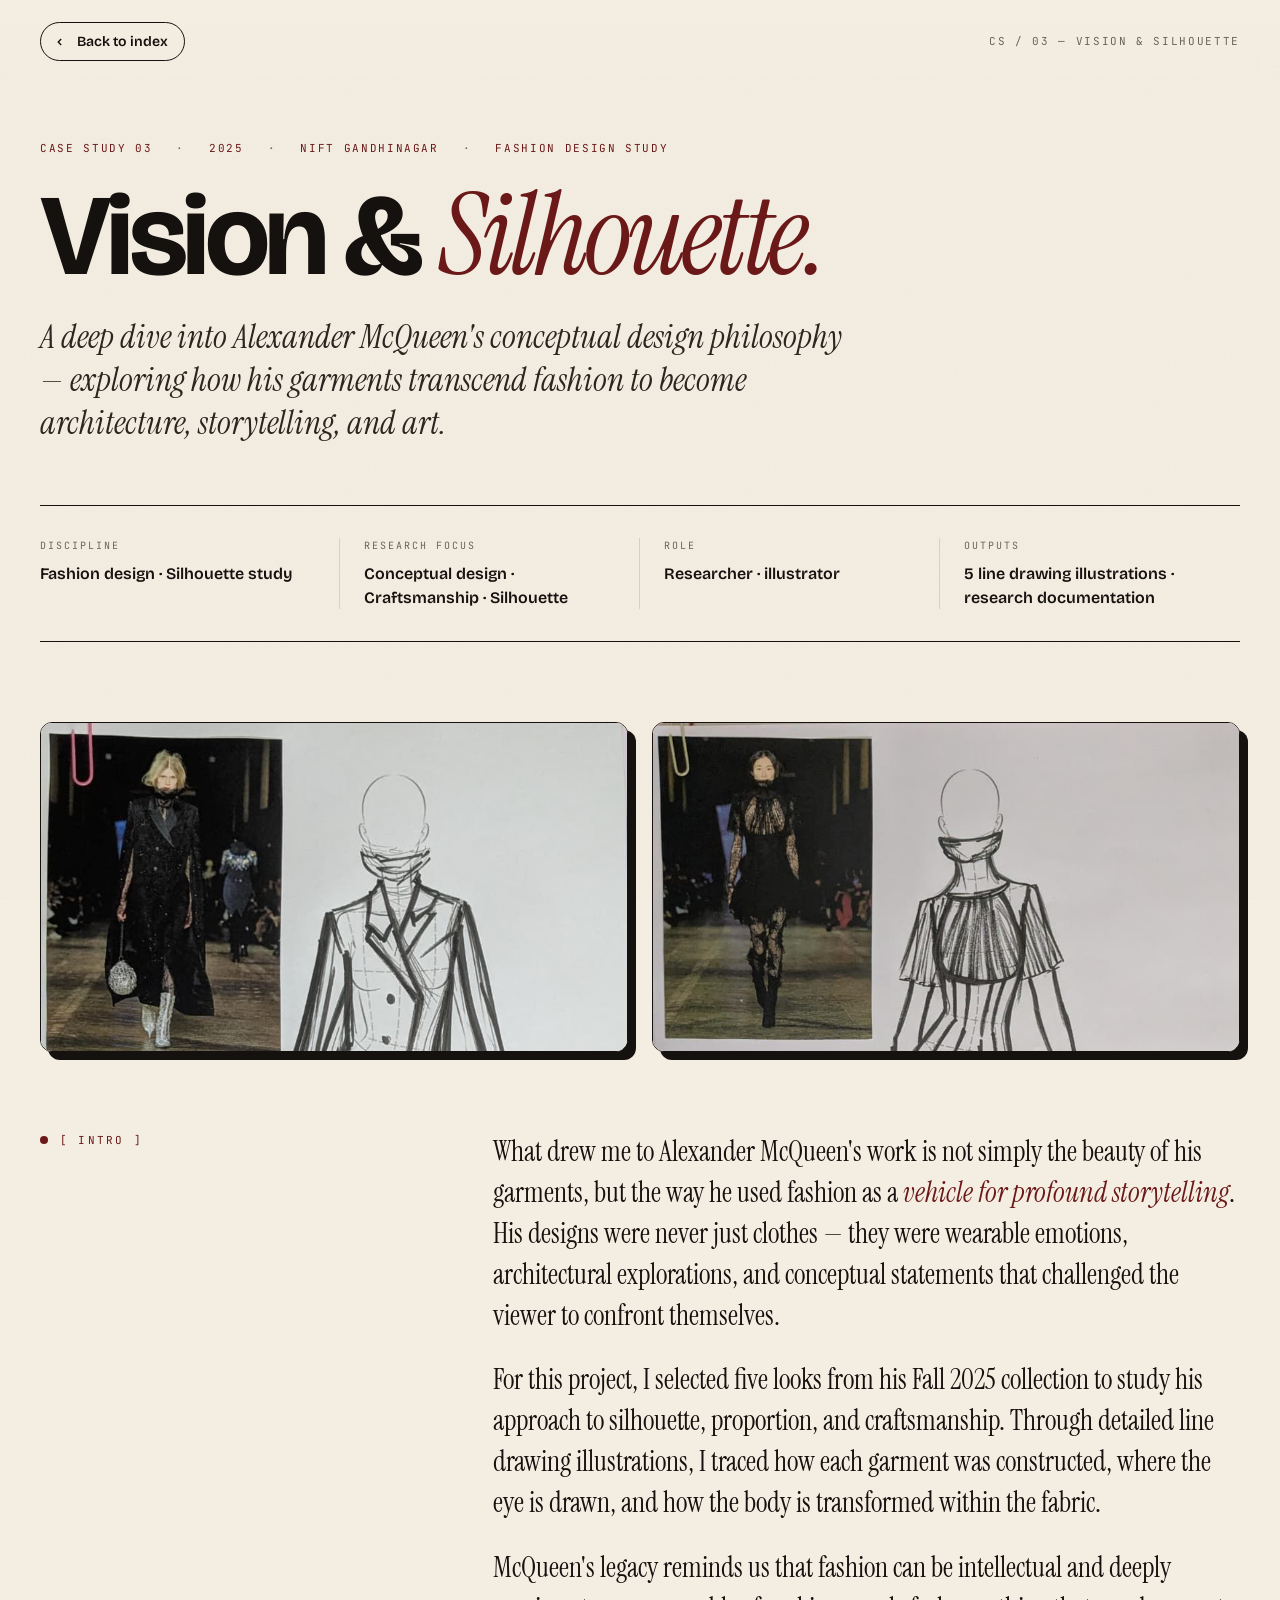
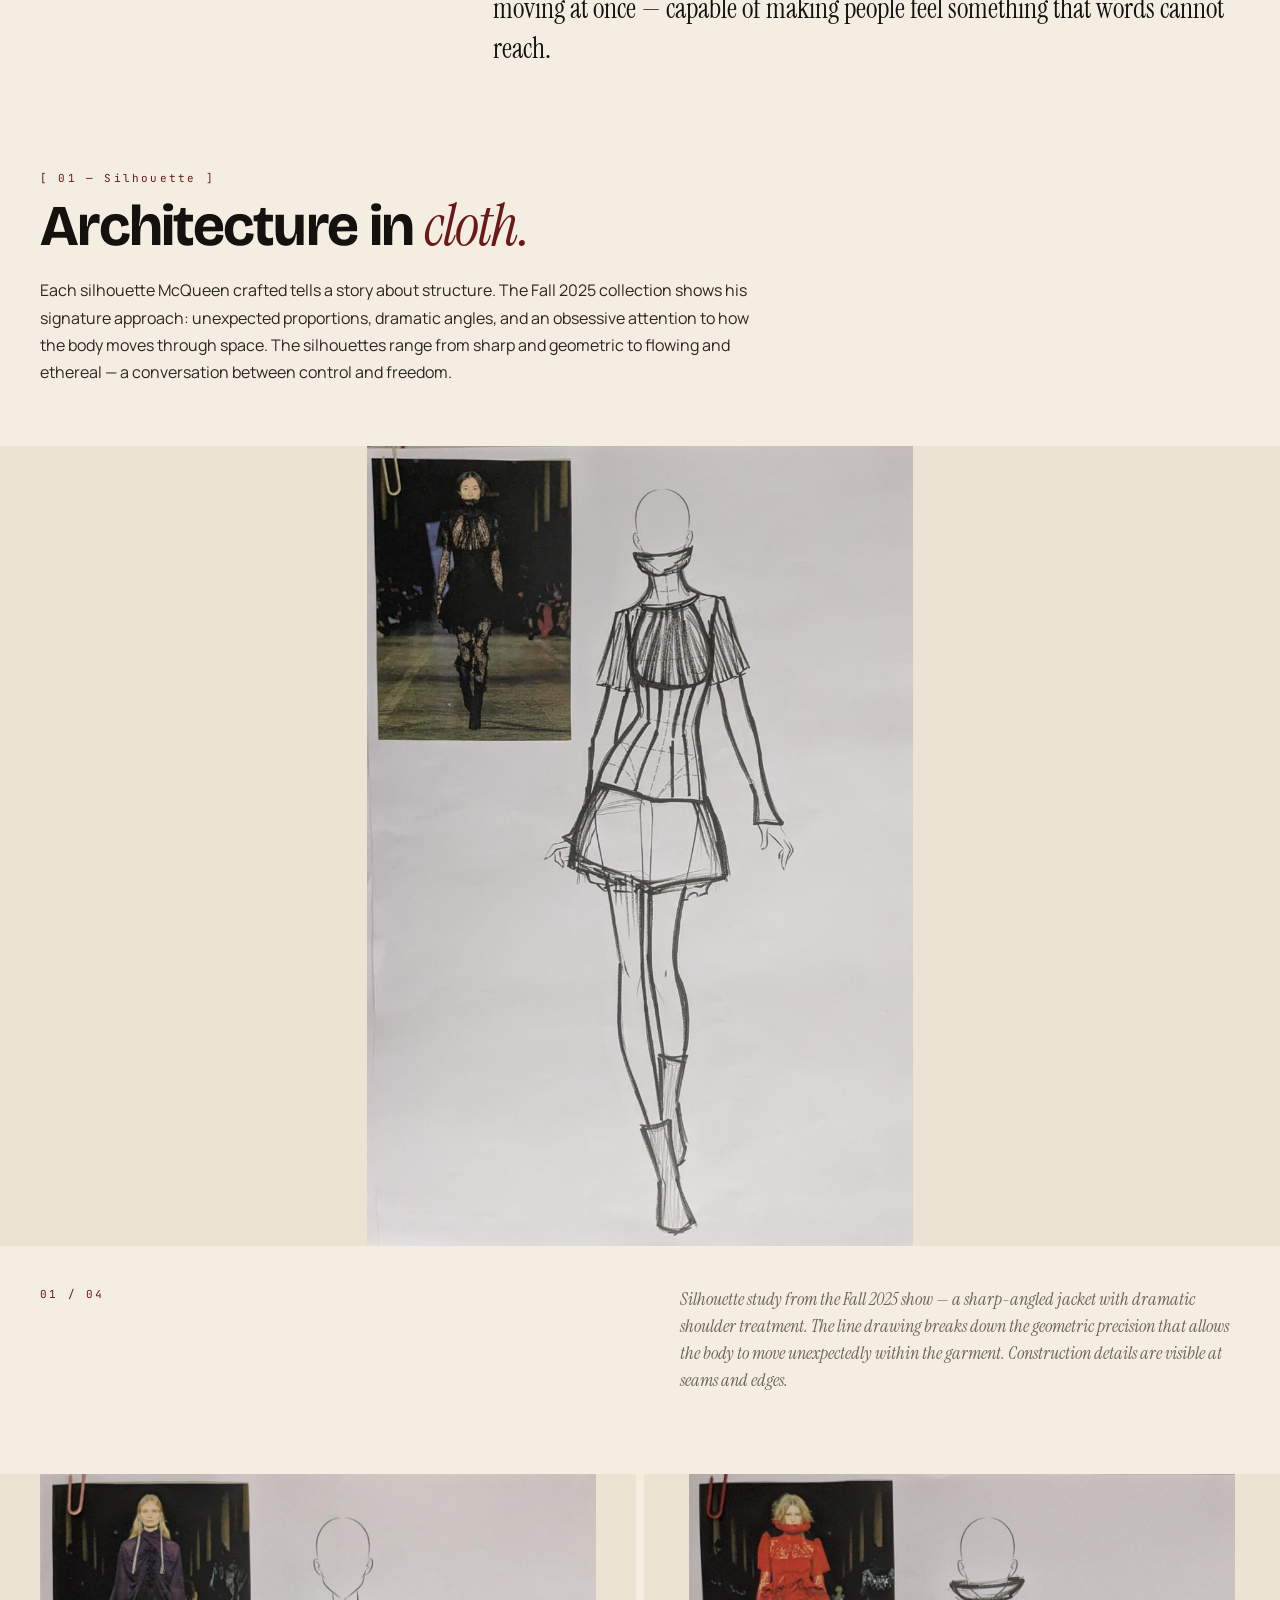
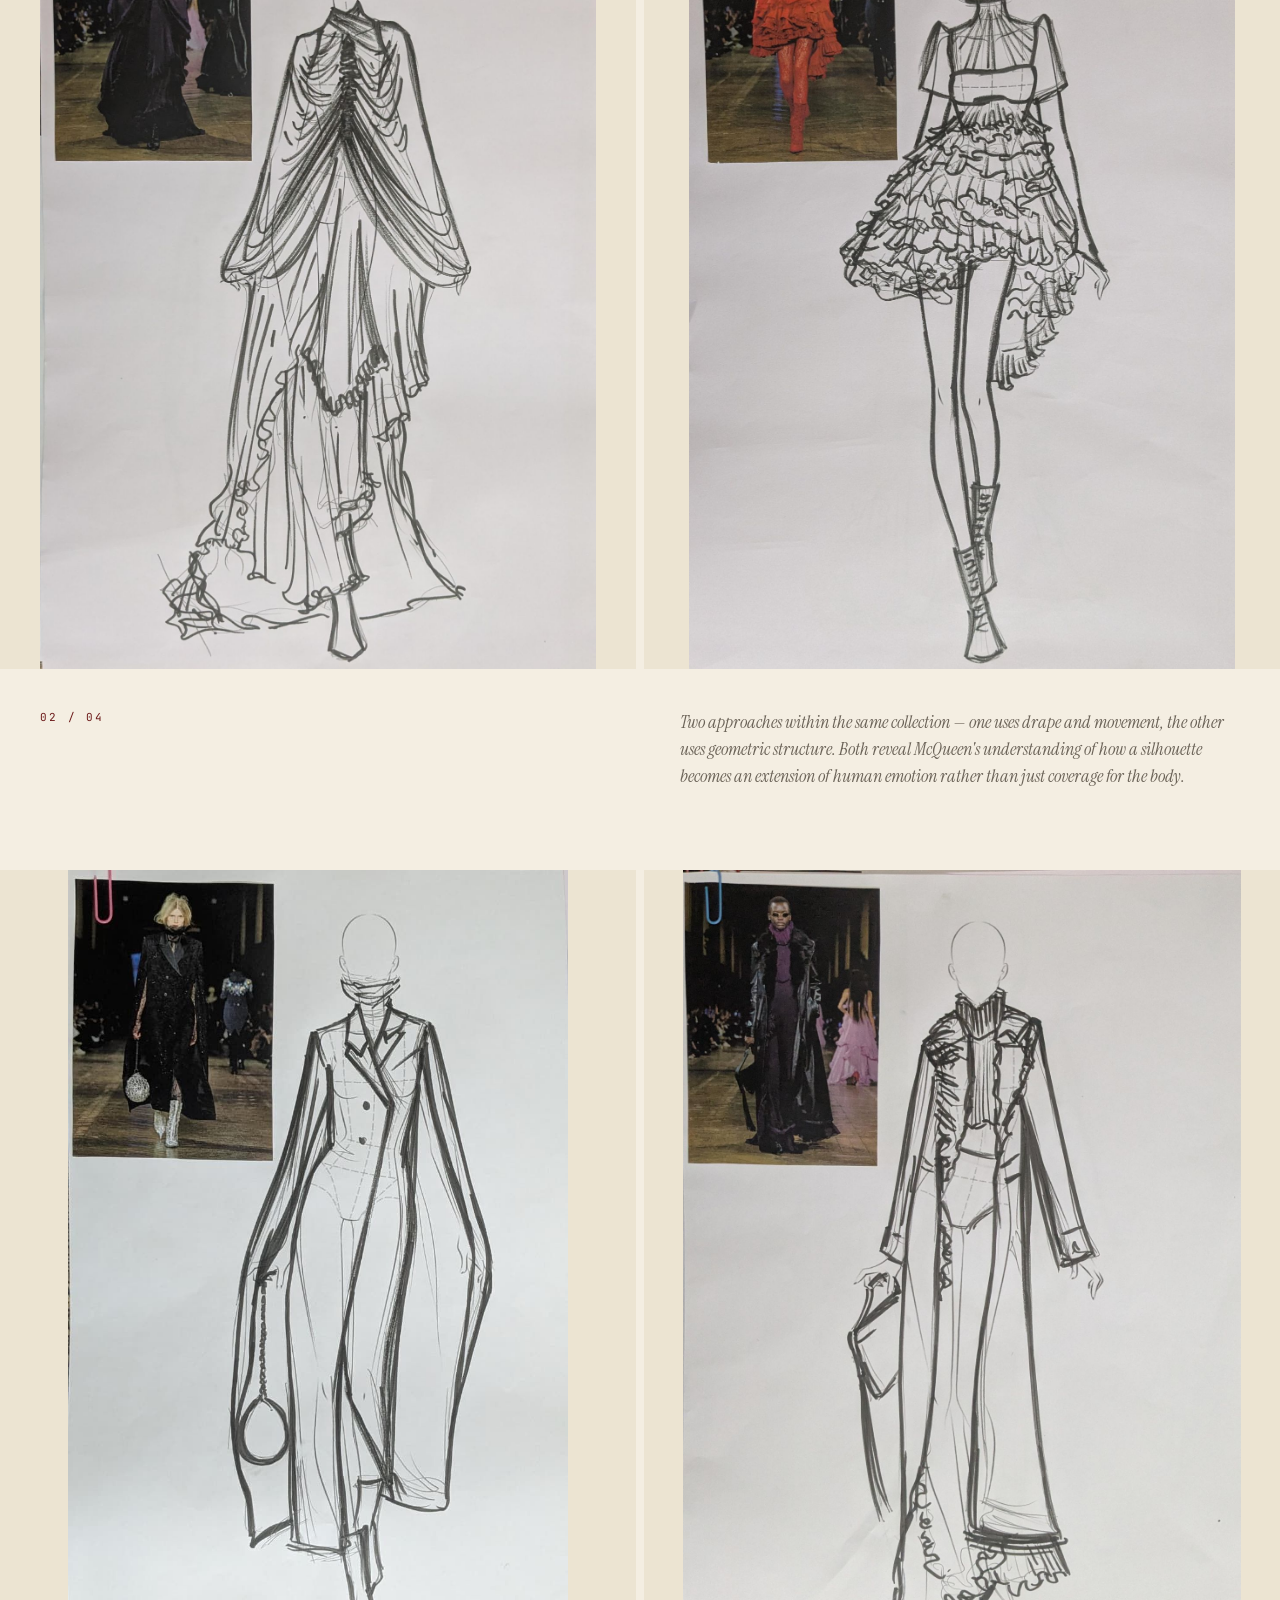
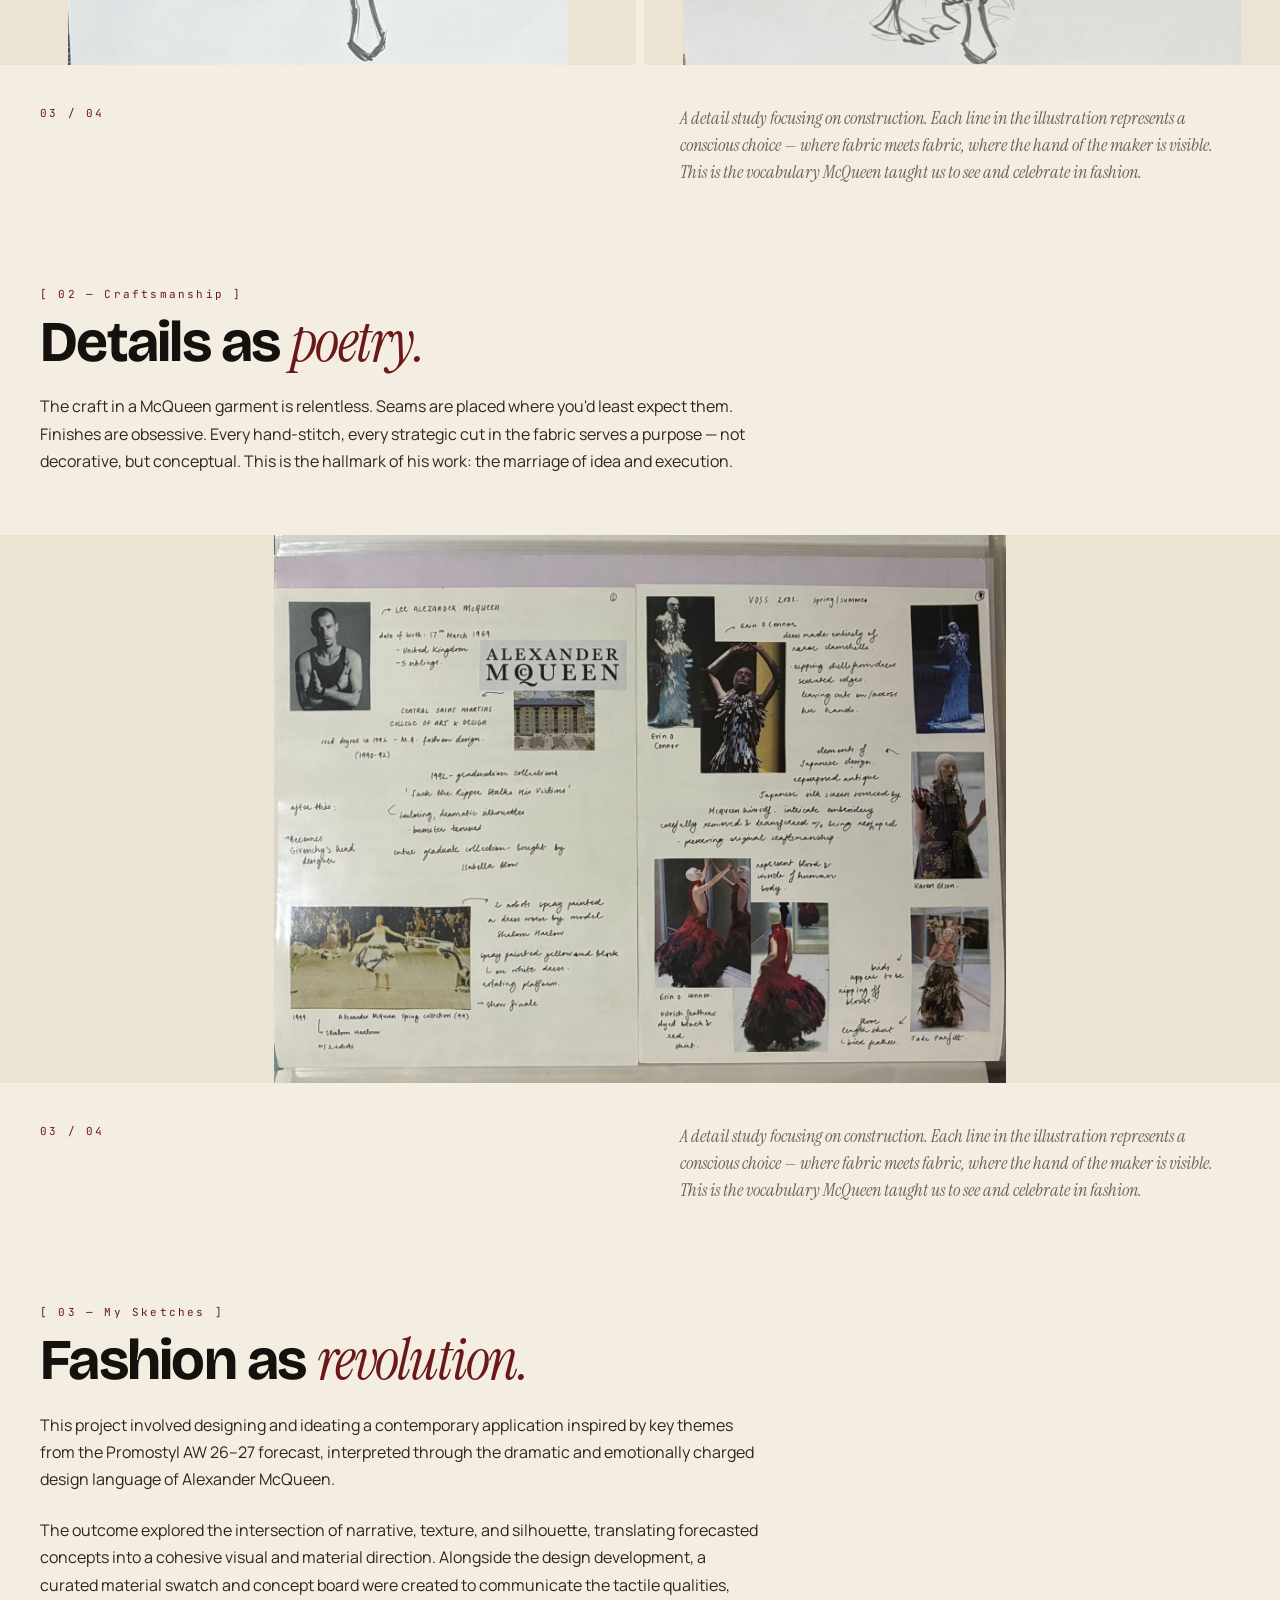
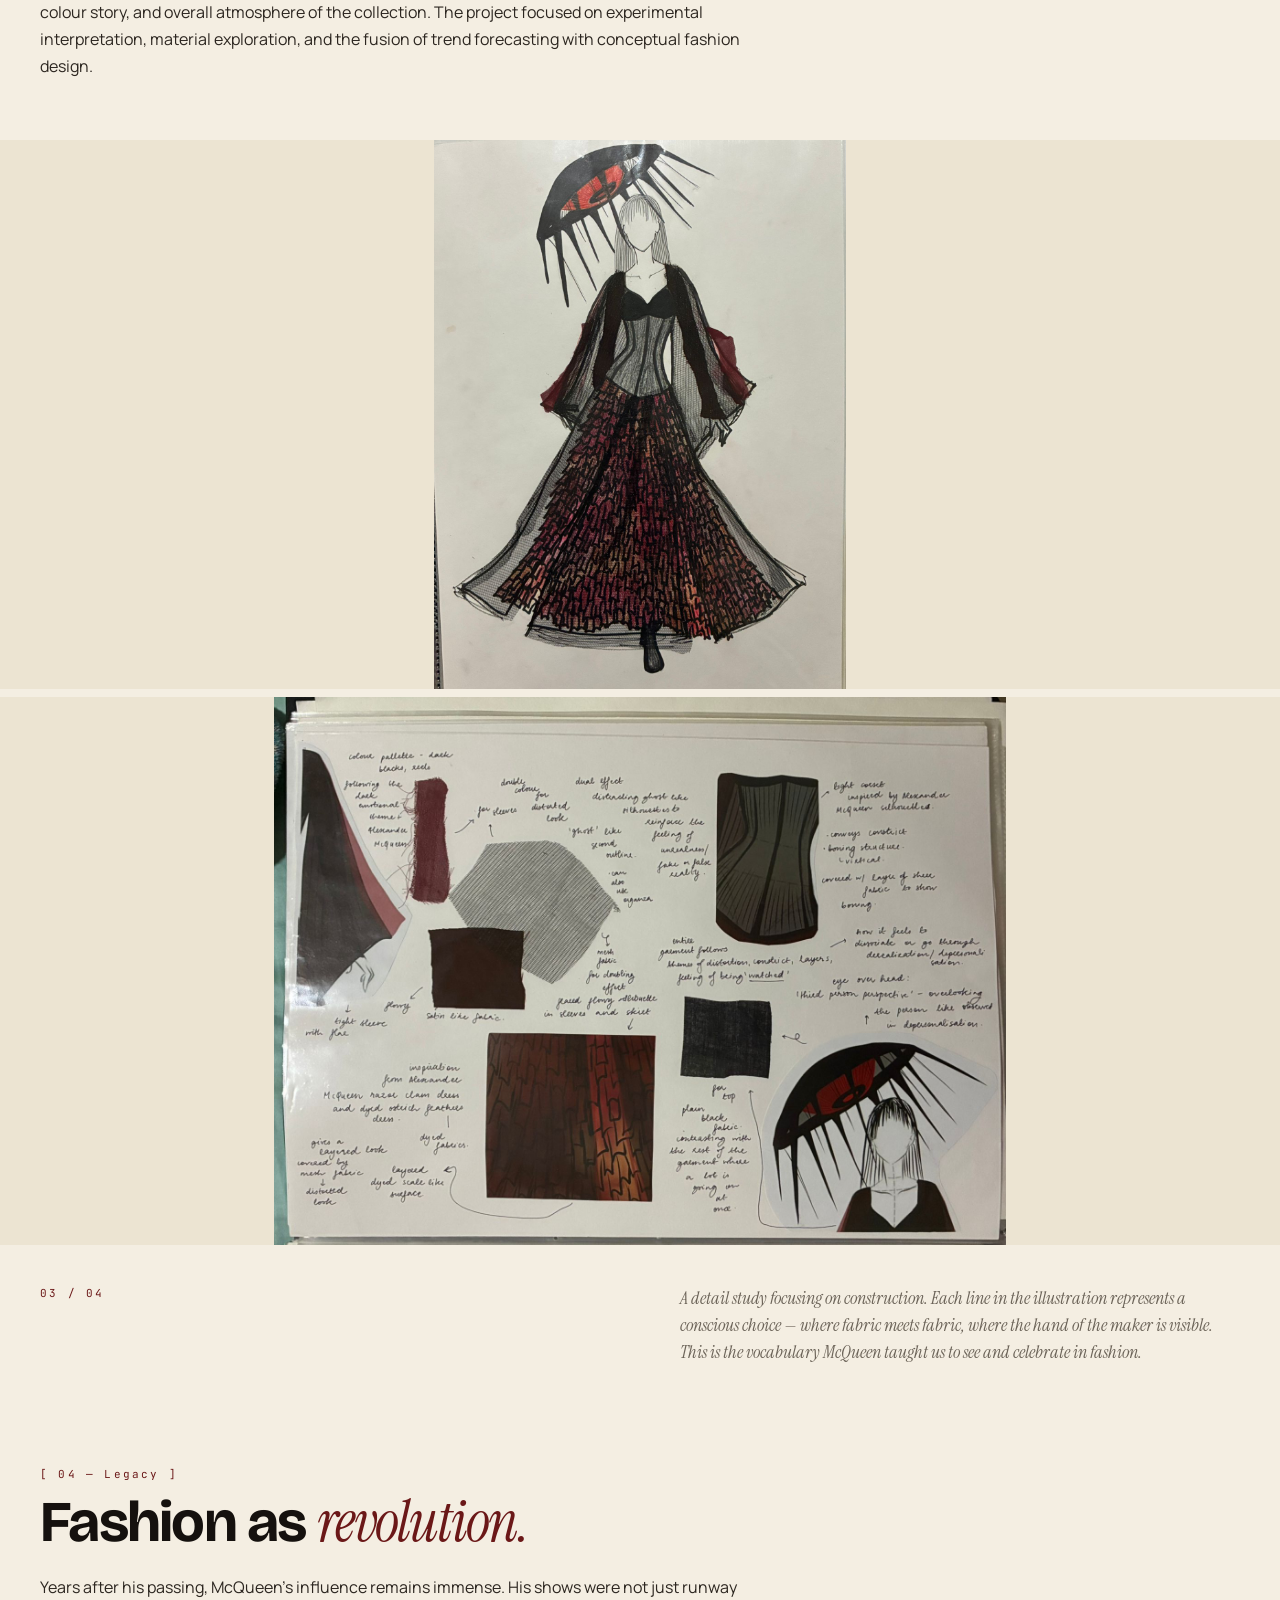
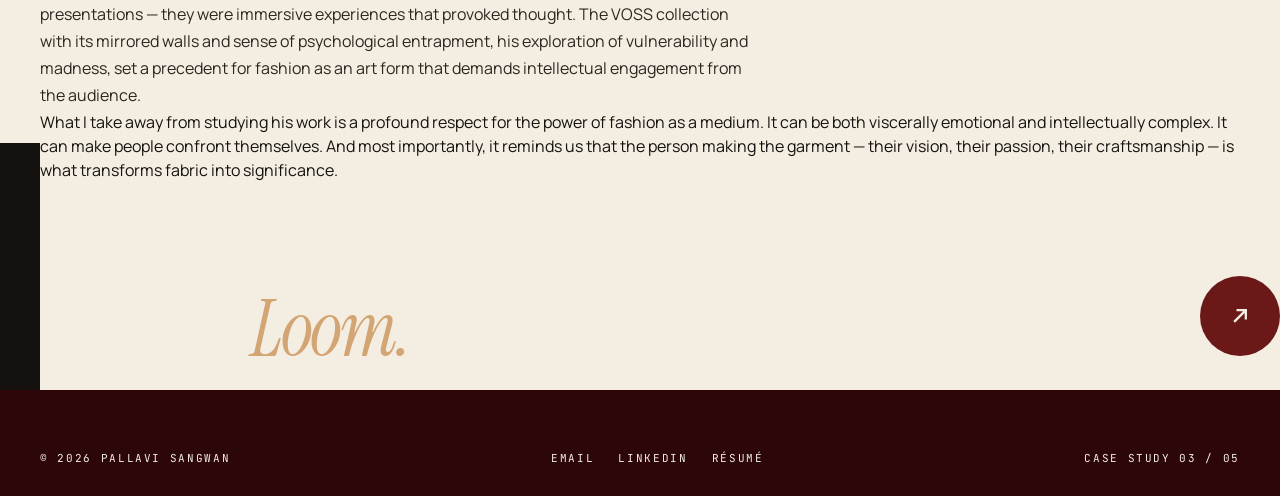
<file: case-studies/alexander-mcqueen.html>
<!DOCTYPE html>
<html lang="en">
<head>
<meta charset="UTF-8" />
<meta name="viewport" content="width=device-width, initial-scale=1.0" />
<title>Vision &amp; Silhouette — McQueen Study · Pallavi Sangwan</title>
<link rel="preconnect" href="https://fonts.googleapis.com" />
<link rel="preconnect" href="https://fonts.gstatic.com" crossorigin />
<link href="https://fonts.googleapis.com/css2?family=Instrument+Serif:ital@0;1&family=Bricolage+Grotesque:opsz,wght@12..96,300;12..96,400;12..96,500;12..96,600;12..96,700;12..96,800&family=Manrope:wght@300;400;500;600;700&family=JetBrains+Mono:wght@400;500&display=swap" rel="stylesheet" />
<link rel="stylesheet" href="case-study.css" />
</head>
<body>

<nav class="cs-topnav">
  <a href="../index.html" class="cs-back">
    <svg viewBox="0 0 24 24" fill="none" stroke="currentColor" stroke-width="2.4"><path d="M14 7l-5 5 5 5"/></svg>
    Back to index
  </a>
  <span class="cs-topnav-meta">CS / 03 — Vision &amp; Silhouette</span>
</nav>

<header class="cs-hero" data-screen-label="CS03 Hero">
  <div class="cs-hero-meta">
    <span>Case Study 03</span>
    <span>2025</span>
    <span>NIFT Gandhinagar</span>
    <span>Fashion design study</span>
  </div>
  <h1 class="cs-hero-title">Vision &amp; <span class="ital">Silhouette.</span></h1>
  <p class="cs-hero-tagline">A deep dive into Alexander McQueen's conceptual design philosophy — exploring how his garments transcend fashion to become architecture, storytelling, and art.</p>

  <div class="cs-info">
    <div class="cs-info-item">
      <span class="cs-info-label">Discipline</span>
      <span class="cs-info-value">Fashion design · Silhouette study</span>
    </div>
    <div class="cs-info-item">
      <span class="cs-info-label">Research Focus</span>
      <span class="cs-info-value">Conceptual design · Craftsmanship · Silhouette</span>
    </div>
    <div class="cs-info-item">
      <span class="cs-info-label">Role</span>
      <span class="cs-info-value">Researcher · illustrator</span>
    </div>
    <div class="cs-info-item">
      <span class="cs-info-label">Outputs</span>
      <span class="cs-info-value">5 line drawing illustrations · research documentation</span>
    </div>
  </div>
</header>

<div class="cs-hero-image">
  <div class="cs-hero-image-duo">
    <div class="cs-hero-image-frame">
      <img src="../assets/cs03/1762939529036.jpeg" alt="Line drawing illustration of an Alexander McQueen silhouette from Fall 2025 collection, showcasing intricate construction details" />
    </div>
    <div class="cs-hero-image-frame">
      <img src="../assets/cs03/1762939529238.jpeg" alt="Detailed line drawing illustration of a McQueen silhouette, showing construction lines and proportion details" />
    </div>
  </div>
</div>

<section class="cs-intro">
  <span class="cs-intro-label">[ Intro ]</span>
  <div class="cs-intro-text">
    <p>What drew me to Alexander McQueen's work is not simply the beauty of his garments, but the way he used fashion as a <em>vehicle for profound storytelling</em>. His designs were never just clothes — they were wearable emotions, architectural explorations, and conceptual statements that challenged the viewer to confront themselves.</p>
    <p>For this project, I selected five looks from his Fall 2025 collection to study his approach to silhouette, proportion, and craftsmanship. Through detailed line drawing illustrations, I traced how each garment was constructed, where the eye is drawn, and how the body is transformed within the fabric.</p>
    <p>McQueen's legacy reminds us that fashion can be intellectual and deeply moving at once — capable of making people feel something that words cannot reach.</p>
  </div>
</section>

<div class="cs-mid-head">
  <span class="cs-mid-num">[ 01 — Silhouette ]</span>
  <h2 class="cs-mid-title">Architecture in <span class="ital">cloth.</span></h2>
  <p class="cs-mid-body">Each silhouette McQueen crafted tells a story about structure. The Fall 2025 collection shows his signature approach: unexpected proportions, dramatic angles, and an obsessive attention to how the body moves through space. The silhouettes range from sharp and geometric to flowing and ethereal — a conversation between control and freedom.</p>
</div>

<div class="cs-fullbleed med">
  <img src="../assets/cs03/1762939529238.jpeg" alt="Detailed line drawing illustration of a McQueen silhouette, showing construction lines and proportion details" />
</div>
<div class="cs-caption">
  <span class="cs-caption-num">01 / 04</span>
  <p class="cs-caption-text">Silhouette study from the Fall 2025 show — a sharp-angled jacket with dramatic shoulder treatment. The line drawing breaks down the geometric precision that allows the body to move unexpectedly within the garment. Construction details are visible at seams and edges.</p>
</div>

<div class="cs-pair">
  <div><img src="../assets/cs03/1762939532157.jpeg" alt="Illustration showcasing draped fabric silhouette with flowing lines" /></div>
  <div><img src="../assets/cs03/1762939539770.jpeg" alt="Illustration of structured silhouette with intricate details" /></div>
</div>
<div class="cs-caption">
  <span class="cs-caption-num">02 / 04</span>
  <p class="cs-caption-text">Two approaches within the same collection — one uses drape and movement, the other uses geometric structure. Both reveal McQueen's understanding of how a silhouette becomes an extension of human emotion rather than just coverage for the body.</p>
</div>
<div class="cs-pair">
  <div><img src="../assets/cs03/1762939529036.jpeg" alt="Illustration showcasing draped fabric silhouette with flowing lines" /></div>
  <div><img src="../assets/cs03/1762939541944.jpeg" alt="Illustration of structured silhouette with intricate details" /></div>
</div>
<div class="cs-caption">
  <span class="cs-caption-num">03 / 04</span>
  <p class="cs-caption-text">A detail study focusing on construction. Each line in the illustration represents a conscious choice — where fabric meets fabric, where the hand of the maker is visible. This is the vocabulary McQueen taught us to see and celebrate in fashion.</p>
</div>

<div class="cs-mid-head">
  <span class="cs-mid-num">[ 02 — Craftsmanship ]</span>
  <h2 class="cs-mid-title">Details as <span class="ital">poetry.</span></h2>
  <p class="cs-mid-body">The craft in a McQueen garment is relentless. Seams are placed where you'd least expect them. Finishes are obsessive. Every hand-stitch, every strategic cut in the fabric serves a purpose — not decorative, but conceptual. This is the hallmark of his work: the marriage of idea and execution.</p>
</div>

<div class="cs-fullbleed wide">
  <img src="../assets/cs03/WhatsApp Image 2026-05-07 at 18.59.08 (1).jpeg" alt="Close-up illustration detail showing intricate seaming and construction techniques from a McQueen garment" />
</div>
<div class="cs-caption">
  <span class="cs-caption-num">03 / 04</span>
  <p class="cs-caption-text">A detail study focusing on construction. Each line in the illustration represents a conscious choice — where fabric meets fabric, where the hand of the maker is visible. This is the vocabulary McQueen taught us to see and celebrate in fashion.</p>
</div>

<div class="cs-mid-head">
  <span class="cs-mid-num">[ 03 — My Sketches ]</span>
  <h2 class="cs-mid-title">Fashion as <span class="ital">revolution.</span></h2>
  <p class="cs-mid-body">This project involved designing and ideating a contemporary application inspired by key themes from the Promostyl AW 26–27 forecast, interpreted through the dramatic and emotionally charged design language of Alexander McQueen. </p>
    
    <p class="cs-mid-body">The outcome explored the intersection of narrative, texture, and silhouette, translating forecasted concepts into a cohesive visual and material direction. Alongside the design development, a curated material swatch and concept board were created to communicate the tactile qualities, colour story, and overall atmosphere of the collection. The project focused on experimental interpretation, material exploration, and the fusion of trend forecasting with conceptual fashion design.</p>
</div>
<div class="cs-fullbleed wide">
  <img src="../assets/cs03/WhatsApp Image 2026-05-07 at 18.59.09.jpeg" alt="Illustration of structured silhouette with intricate details" />
</div>
<div class="cs-fullbleed wide">
  <img src="../assets/cs03/WhatsApp Image 2026-05-07 at 18.59.08.jpeg" alt="Close-up illustration detail showing intricate seaming and construction techniques from a McQueen garment" />
</div>

<div class="cs-caption">
  <span class="cs-caption-num">03 / 04</span>
  <p class="cs-caption-text">A detail study focusing on construction. Each line in the illustration represents a conscious choice — where fabric meets fabric, where the hand of the maker is visible. This is the vocabulary McQueen taught us to see and celebrate in fashion.</p>
</div>

<div class="cs-mid-head">
  <span class="cs-mid-num">[ 04 — Legacy ]</span>
  <h2 class="cs-mid-title">Fashion as <span class="ital">revolution.</span></h2>
  <p class="cs-mid-body">Years after his passing, McQueen's influence remains immense. His shows were not just runway presentations — they were immersive experiences that provoked thought. The VOSS collection with its mirrored walls and sense of psychological entrapment, his exploration of vulnerability and madness, set a precedent for fashion as an art form that demands intellectual engagement from the audience.</p>
  <p>What I take away from studying his work is a profound respect for the power of fashion as a medium. It can be both viscerally emotional and intellectually complex. It can make people confront themselves. And most importantly, it reminds us that the person making the garment — their vision, their passion, their craftsmanship — is what transforms fabric into significance.</p>
</div>

<a href="explorations.html" class="cs-next">
  <div class="cs-next-inner">
    <div>
      <div class="cs-next-eyebrow">Next case study · CS / 04</div>
      <h3 class="cs-next-title">Hand &amp; <span class="ital">Loom.</span></h3>
    </div>
    <span class="cs-next-arrow" aria-hidden="true">
      <svg viewBox="0 0 24 24" fill="none" stroke="currentColor" stroke-width="2"><path d="M7 17L17 7M9 7h8v8"/></svg>
    </span>
  </div>
</a>

<footer class="cs-footer">
  <div class="cs-footer-inner">
    <span>© 2026 Pallavi Sangwan</span>
    <div class="cs-footer-links">
      <a href="mailto:pallavisangwan1@gmail.com">Email</a>
      <a href="https://www.linkedin.com/in/pallavi-sangwan-88a094318/" target="_blank" rel="noopener">LinkedIn</a>
      <a href="../assets/Pallavi-Sangwan-Resume.pdf" download>Résumé</a>
    </div>
    <span>Case Study 03 / 05</span>
  </div>
</footer>

</body>
</html>
</file>
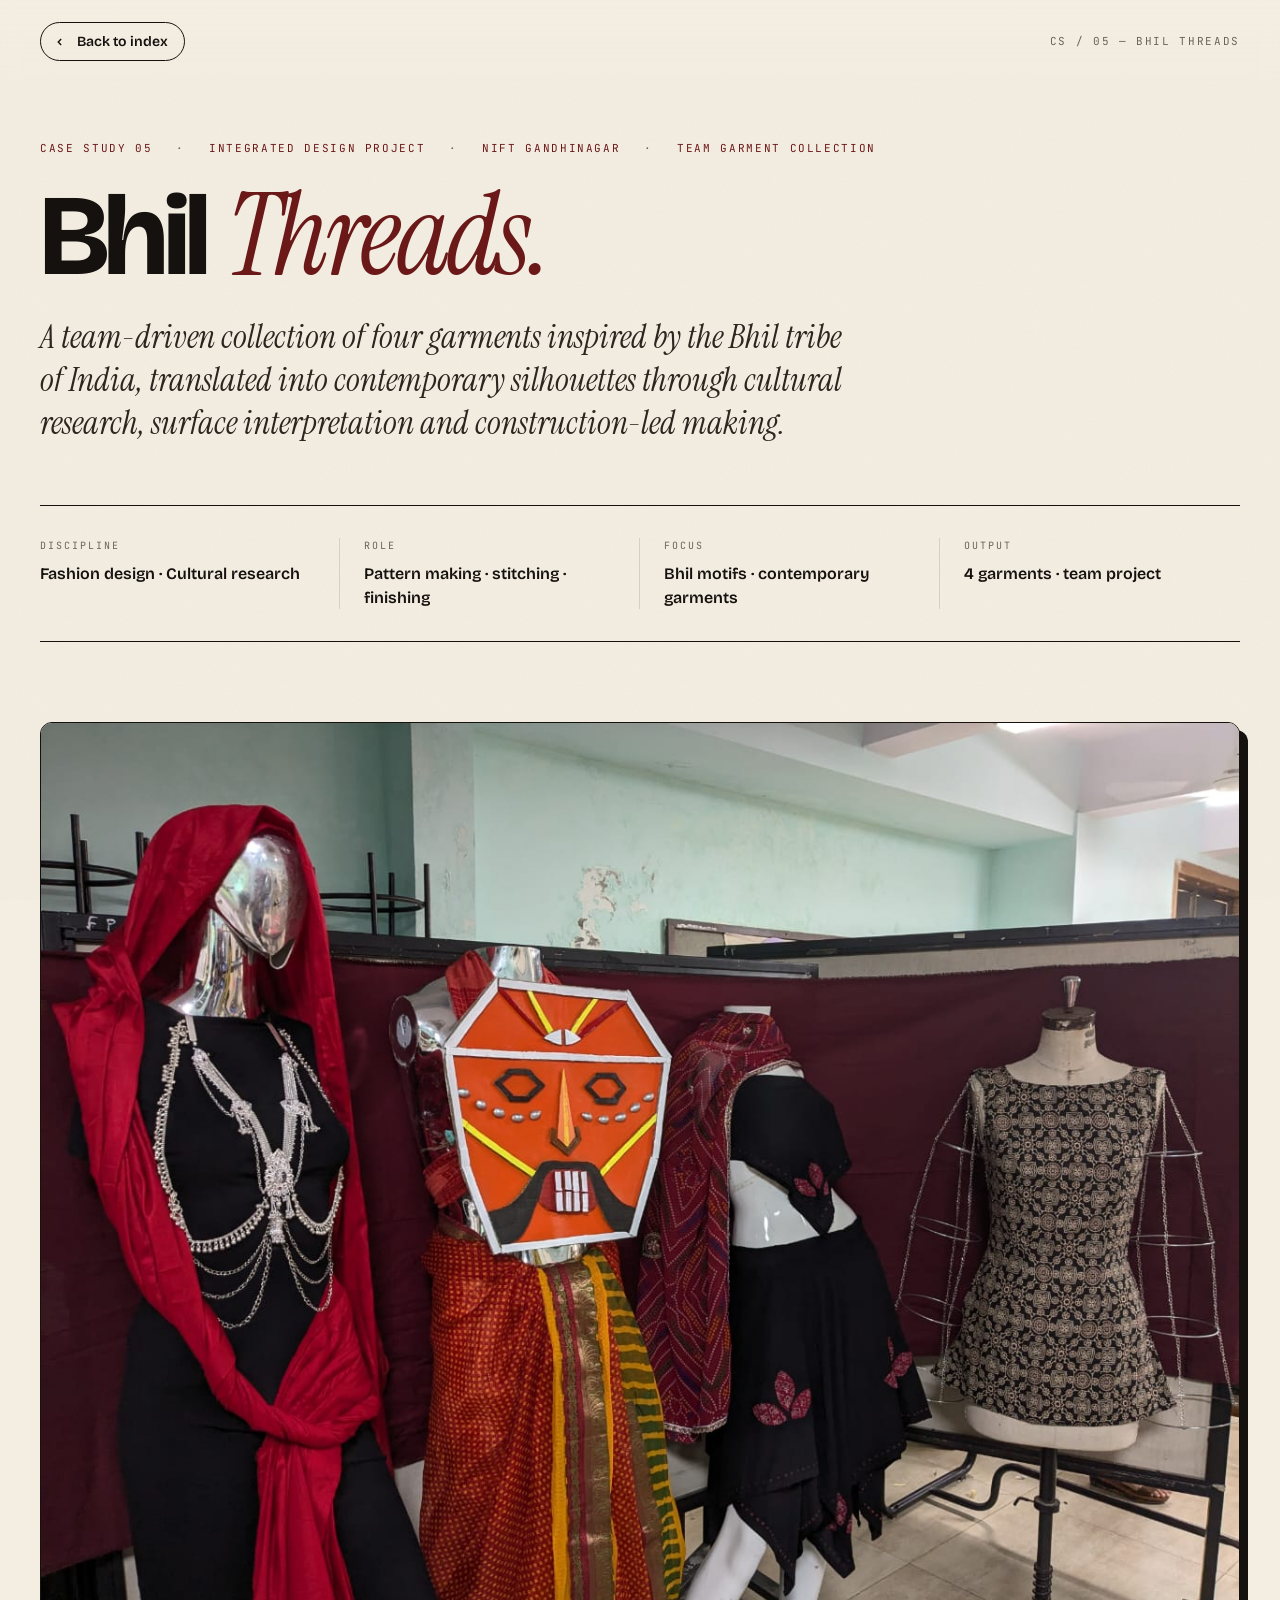
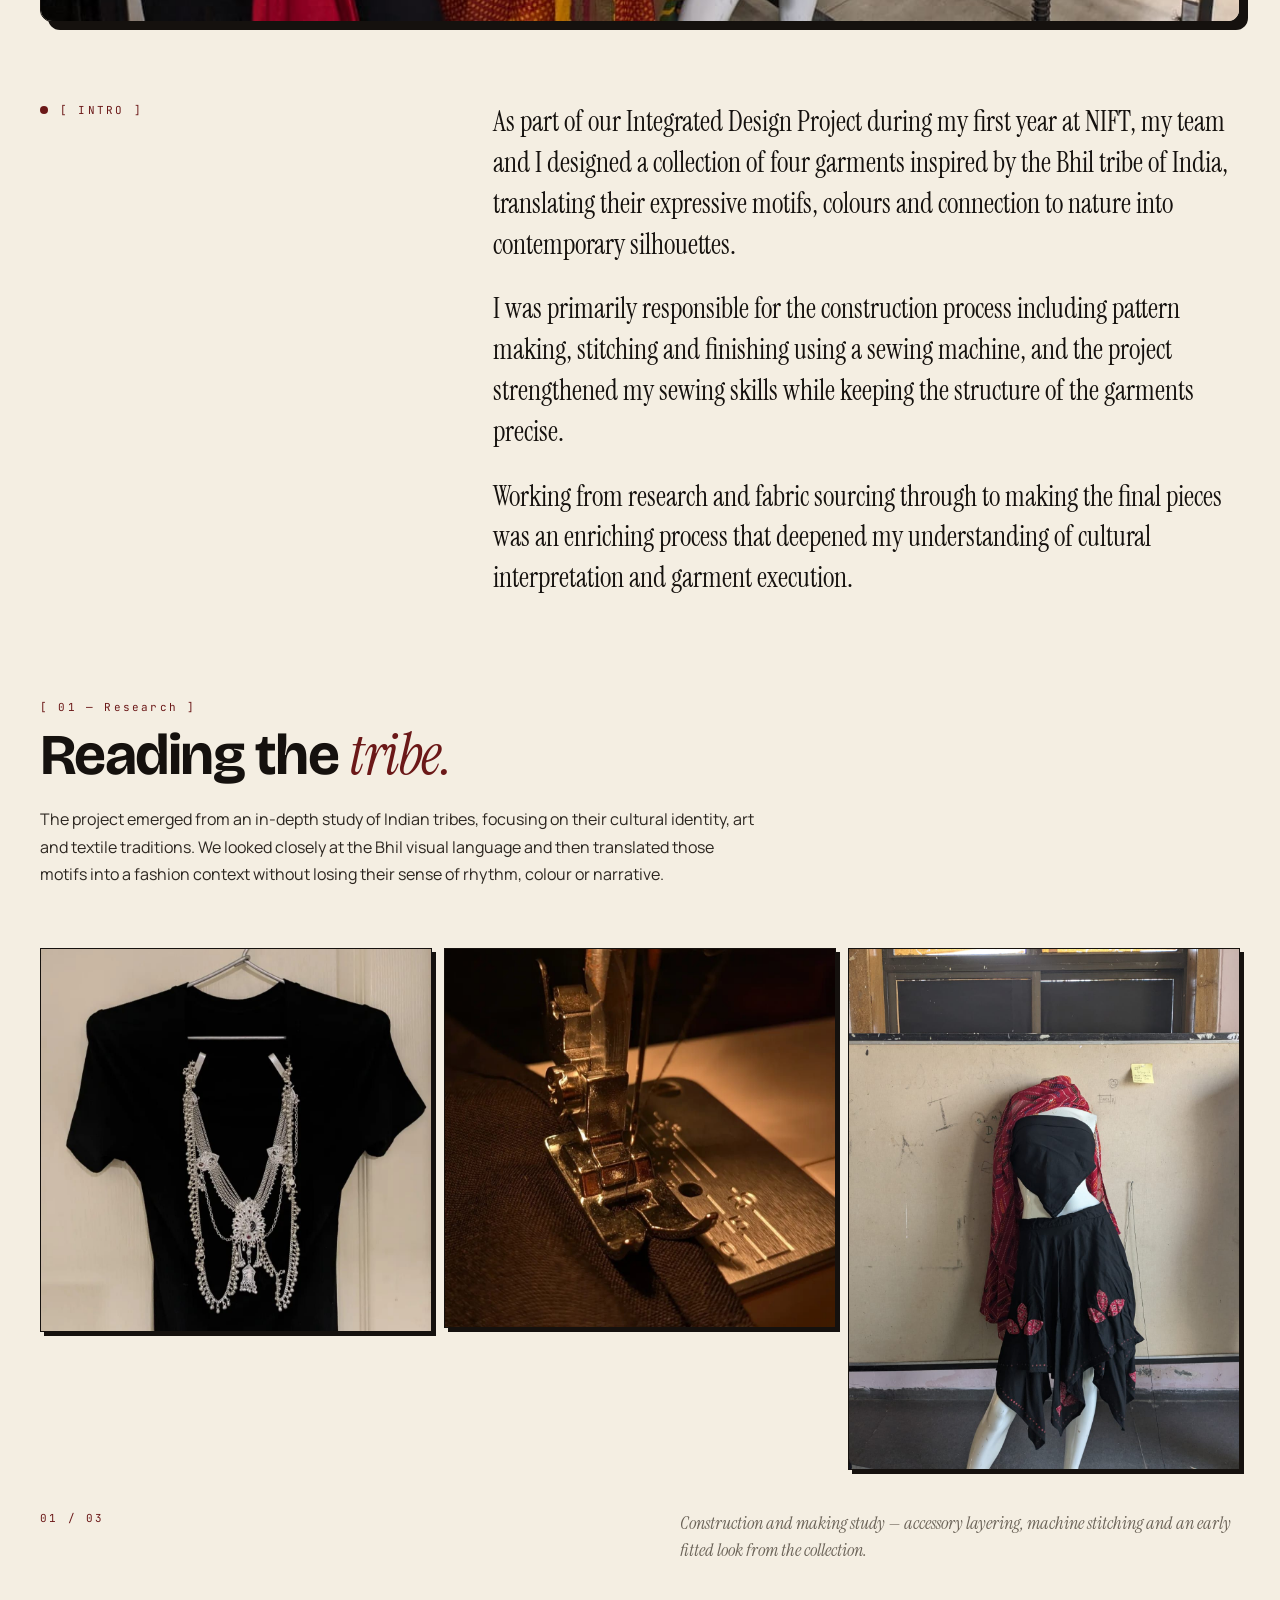
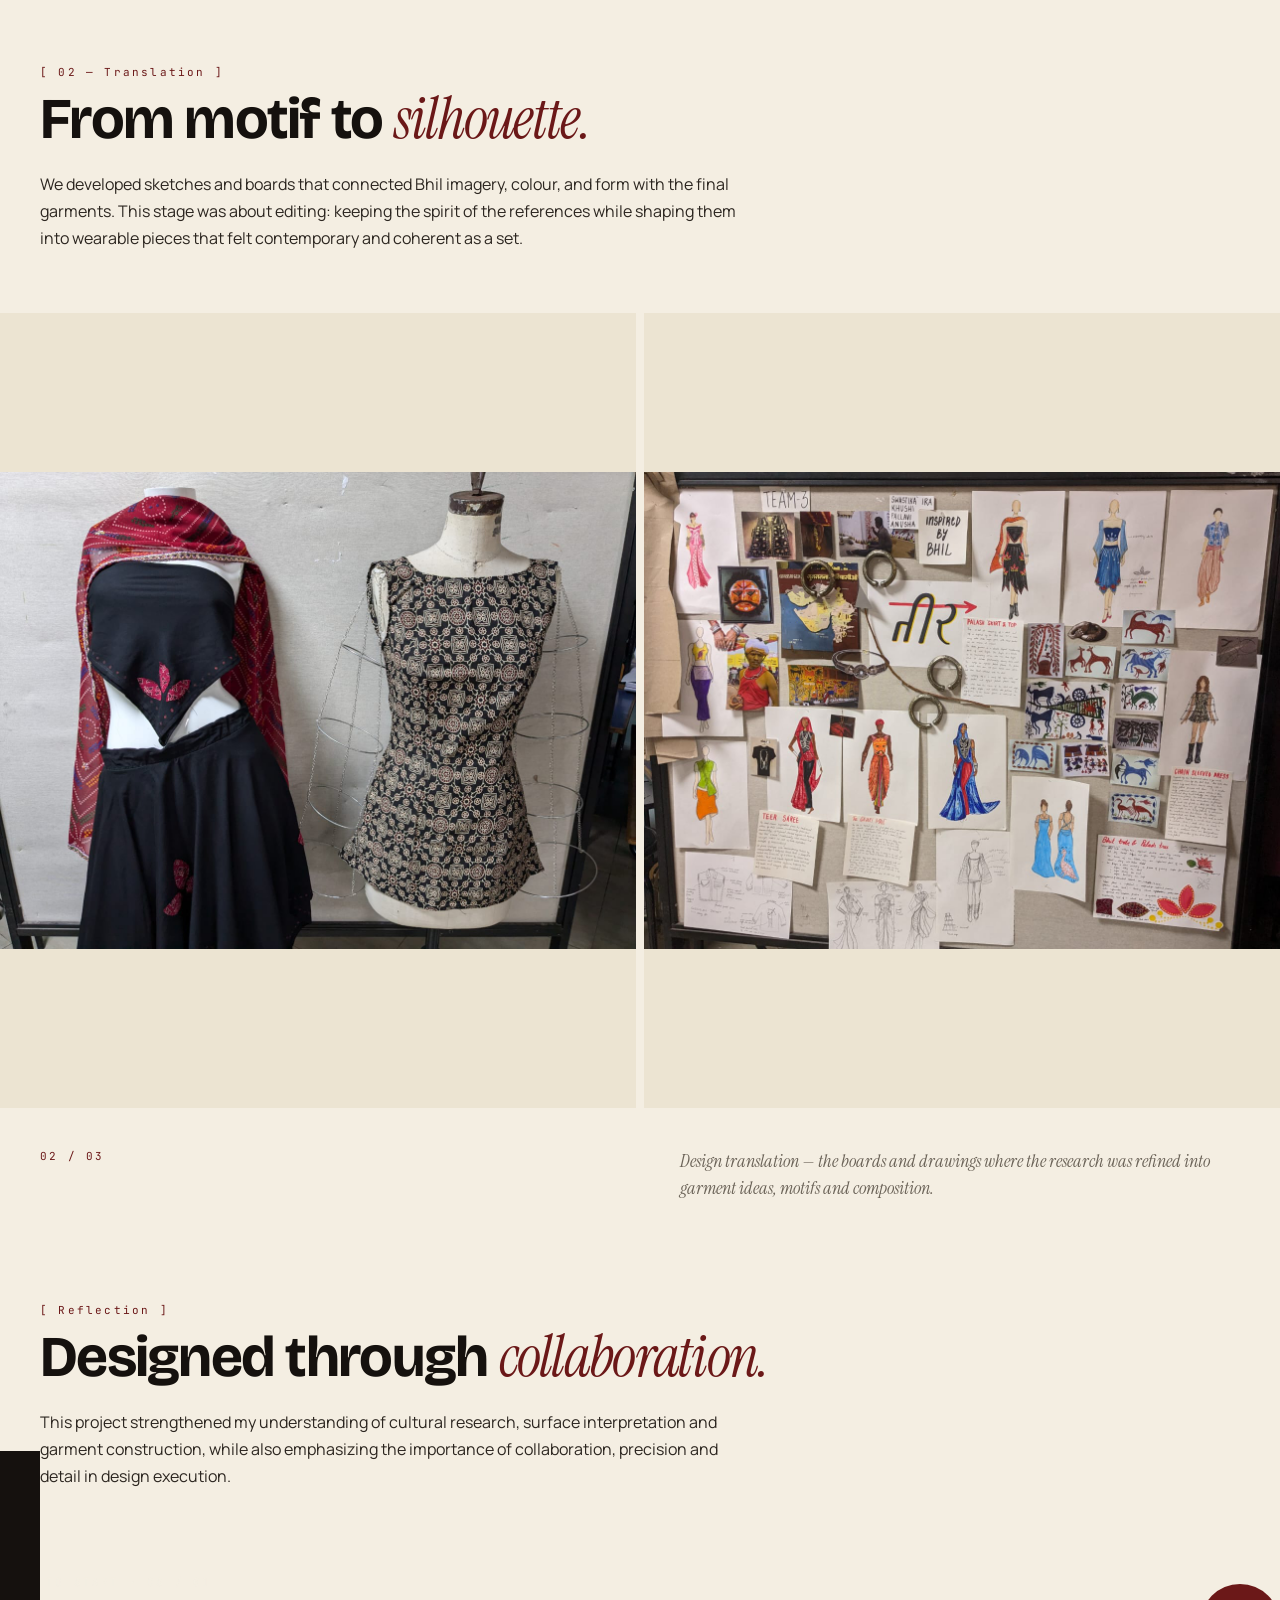
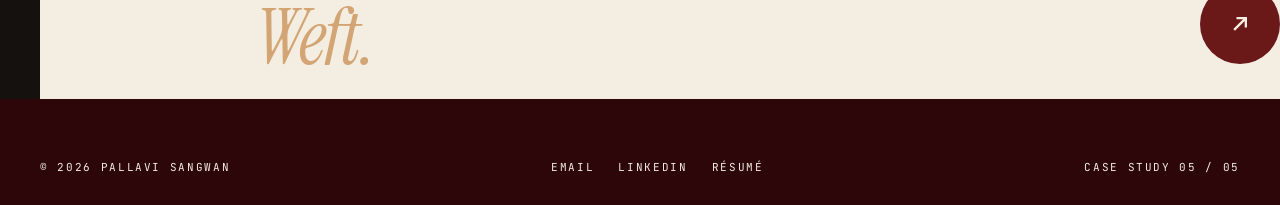
<file: case-studies/bhil-threads.html>
<!DOCTYPE html>
<html lang="en">
<head>
<meta charset="UTF-8" />
<meta name="viewport" content="width=device-width, initial-scale=1.0" />
<title>Bhil Threads — Integrated Design Project · Pallavi Sangwan</title>
<link rel="preconnect" href="https://fonts.googleapis.com" />
<link rel="preconnect" href="https://fonts.gstatic.com" crossorigin />
<link href="https://fonts.googleapis.com/css2?family=Instrument+Serif:ital@0;1&family=Bricolage+Grotesque:opsz,wght@12..96,300;12..96,400;12..96,500;12..96,600;12..96,700;12..96,800&family=Manrope:wght@300;400;500;600;700&family=JetBrains+Mono:wght@400;500&display=swap" rel="stylesheet" />
<link rel="stylesheet" href="case-study.css" />
</head>
<body>

<nav class="cs-topnav">
  <a href="../index.html" class="cs-back">
    <svg viewBox="0 0 24 24" fill="none" stroke="currentColor" stroke-width="2.4"><path d="M14 7l-5 5 5 5"/></svg>
    Back to index
  </a>
  <span class="cs-topnav-meta">CS / 05 — Bhil Threads</span>
</nav>

<header class="cs-hero" data-screen-label="CS05 Hero">
  <div class="cs-hero-meta">
    <span>Case Study 05</span>
    <span>Integrated design project</span>
    <span>NIFT Gandhinagar</span>
    <span>Team garment collection</span>
  </div>
  <h1 class="cs-hero-title">Bhil <span class="ital">Threads.</span></h1>
  <p class="cs-hero-tagline">A team-driven collection of four garments inspired by the Bhil tribe of India, translated into contemporary silhouettes through cultural research, surface interpretation and construction-led making.</p>

  <div class="cs-info">
    <div class="cs-info-item">
      <span class="cs-info-label">Discipline</span>
      <span class="cs-info-value">Fashion design · Cultural research</span>
    </div>
    <div class="cs-info-item">
      <span class="cs-info-label">Role</span>
      <span class="cs-info-value">Pattern making · stitching · finishing</span>
    </div>
    <div class="cs-info-item">
      <span class="cs-info-label">Focus</span>
      <span class="cs-info-value">Bhil motifs · contemporary garments</span>
    </div>
    <div class="cs-info-item">
      <span class="cs-info-label">Output</span>
      <span class="cs-info-value">4 garments · team project</span>
    </div>
  </div>
</header>

<div class="cs-hero-image">
  <div class="cs-hero-image-single">
    <div class="cs-hero-image-frame">
      <img src="../assets/cs05/WhatsApp Image 2026-05-09 at 16.10.31 (1).jpeg" alt="Bhil inspired design board with garment sketches, reference images and motif studies" />
    </div>
  </div>
</div>

<section class="cs-intro">
  <span class="cs-intro-label">[ Intro ]</span>
  <div class="cs-intro-text">
    <p>As part of our Integrated Design Project during my first year at NIFT, my team and I designed a collection of four garments inspired by the Bhil tribe of India, translating their expressive motifs, colours and connection to nature into contemporary silhouettes.</p>
    <p>I was primarily responsible for the construction process including pattern making, stitching and finishing using a sewing machine, and the project strengthened my sewing skills while keeping the structure of the garments precise.</p>
    <p>Working from research and fabric sourcing through to making the final pieces was an enriching process that deepened my understanding of cultural interpretation and garment execution.</p>
  </div>
</section>

<div class="cs-mid-head">
  <span class="cs-mid-num">[ 01 — Research ]</span>
  <h2 class="cs-mid-title">Reading the <span class="ital">tribe.</span></h2>
  <p class="cs-mid-body">The project emerged from an in-depth study of Indian tribes, focusing on their cultural identity, art and textile traditions. We looked closely at the Bhil visual language and then translated those motifs into a fashion context without losing their sense of rhythm, colour or narrative.</p>
</div>

<div class="cs-gallery">
  <figure>
    <img src="../assets/cs05/1762936694596.jpeg" alt="Black garment base with silver chain embellishment arranged as a necklace-like construction" />
  </figure>
  <figure>
    <img src="../assets/cs05/1762936694754.jpeg" alt="Close-up of a sewing machine stitching dark fabric under warm light" />
  </figure>
  <figure>
    <img src="../assets/cs05/WhatsApp Image 2026-05-09 at 16.10.30.jpeg" alt="Bhil inspired mannequin look with black garment, red drape and asymmetric skirt" />
  </figure>
</div>
<div class="cs-caption">
  <span class="cs-caption-num">01 / 03</span>
  <p class="cs-caption-text">Construction and making study — accessory layering, machine stitching and an early fitted look from the collection.</p>
</div>

<div class="cs-mid-head">
  <span class="cs-mid-num">[ 02 — Translation ]</span>
  <h2 class="cs-mid-title">From motif to <span class="ital">silhouette.</span></h2>
  <p class="cs-mid-body">We developed sketches and boards that connected Bhil imagery, colour, and form with the final garments. This stage was about editing: keeping the spirit of the references while shaping them into wearable pieces that felt contemporary and coherent as a set.</p>
</div>

<div class="cs-pair">
  <div>
    <img src="../assets/cs05/WhatsApp Image 2026-05-09 at 16.10.31.jpeg" alt="Charcoal fashion illustration board with expressive Bhil-inspired faces and dramatic silhouettes" />
  </div>
  <div>
    <img src="../assets/cs05/WhatsApp Image 2026-05-09 at 16.10.31 (2).jpeg" alt="Bhil inspired sketch board with garment studies, illustrated motifs and team research notes" />
  </div>
</div>
<div class="cs-caption">
  <span class="cs-caption-num">02 / 03</span>
  <p class="cs-caption-text">Design translation — the boards and drawings where the research was refined into garment ideas, motifs and composition.</p>
</div>

<!-- <div class="cs-mid-head">
  <span class="cs-mid-num">[ 03 — Final garments ]</span>
  <h2 class="cs-mid-title">Built with <span class="ital">precision.</span></h2>
  <p class="cs-mid-body">The final outcomes were four garments made through a structured process of fabric sourcing, pattern making, machine stitching and finishing. Collaboration shaped the collection, but precision turned the ideas into finished clothes.</p>
</div>

<div class="cs-feature">
  <img src="../assets/cs05/WhatsApp Image 2026-05-09 at 16.10.32 (1).jpeg" alt="Completed Bhil inspired collection displayed together with the four garments and the final presentation board" />
</div>
<div class="cs-caption">
  <span class="cs-caption-num">03 / 03</span>
  <p class="cs-caption-text">The final display brings the four looks together, showing the range of the collection from individual looks to a unified presentation.</p>
</div> -->

<div class="cs-mid-head">
  <span class="cs-mid-num">[ Reflection ]</span>
  <h2 class="cs-mid-title">Designed through <span class="ital">collaboration.</span></h2>
  <p class="cs-mid-body">This project strengthened my understanding of cultural research, surface interpretation and garment construction, while also emphasizing the importance of collaboration, precision and detail in design execution.</p>
</div>

<a href="inclusive-textile.html" class="cs-next">
  <div class="cs-next-inner">
    <div>
      <div class="cs-next-eyebrow">Back to start · CS / 01</div>
      <h3 class="cs-next-title">Warp &amp; <span class="ital">Weft.</span></h3>
    </div>
    <span class="cs-next-arrow" aria-hidden="true">
      <svg viewBox="0 0 24 24" fill="none" stroke="currentColor" stroke-width="2"><path d="M7 17L17 7M9 7h8v8"/></svg>
    </span>
  </div>
</a>

<footer class="cs-footer">
  <div class="cs-footer-inner">
    <span>© 2026 Pallavi Sangwan</span>
    <div class="cs-footer-links">
      <a href="mailto:pallavisangwan1@gmail.com">Email</a>
      <a href="https://www.linkedin.com/in/pallavi-sangwan-88a094318/" target="_blank" rel="noopener">LinkedIn</a>
      <a href="../assets/Pallavi-Sangwan-Resume.pdf" download>Résumé</a>
    </div>
    <span>Case Study 05 / 05</span>
  </div>
</footer>

</body>
</html>
</file>
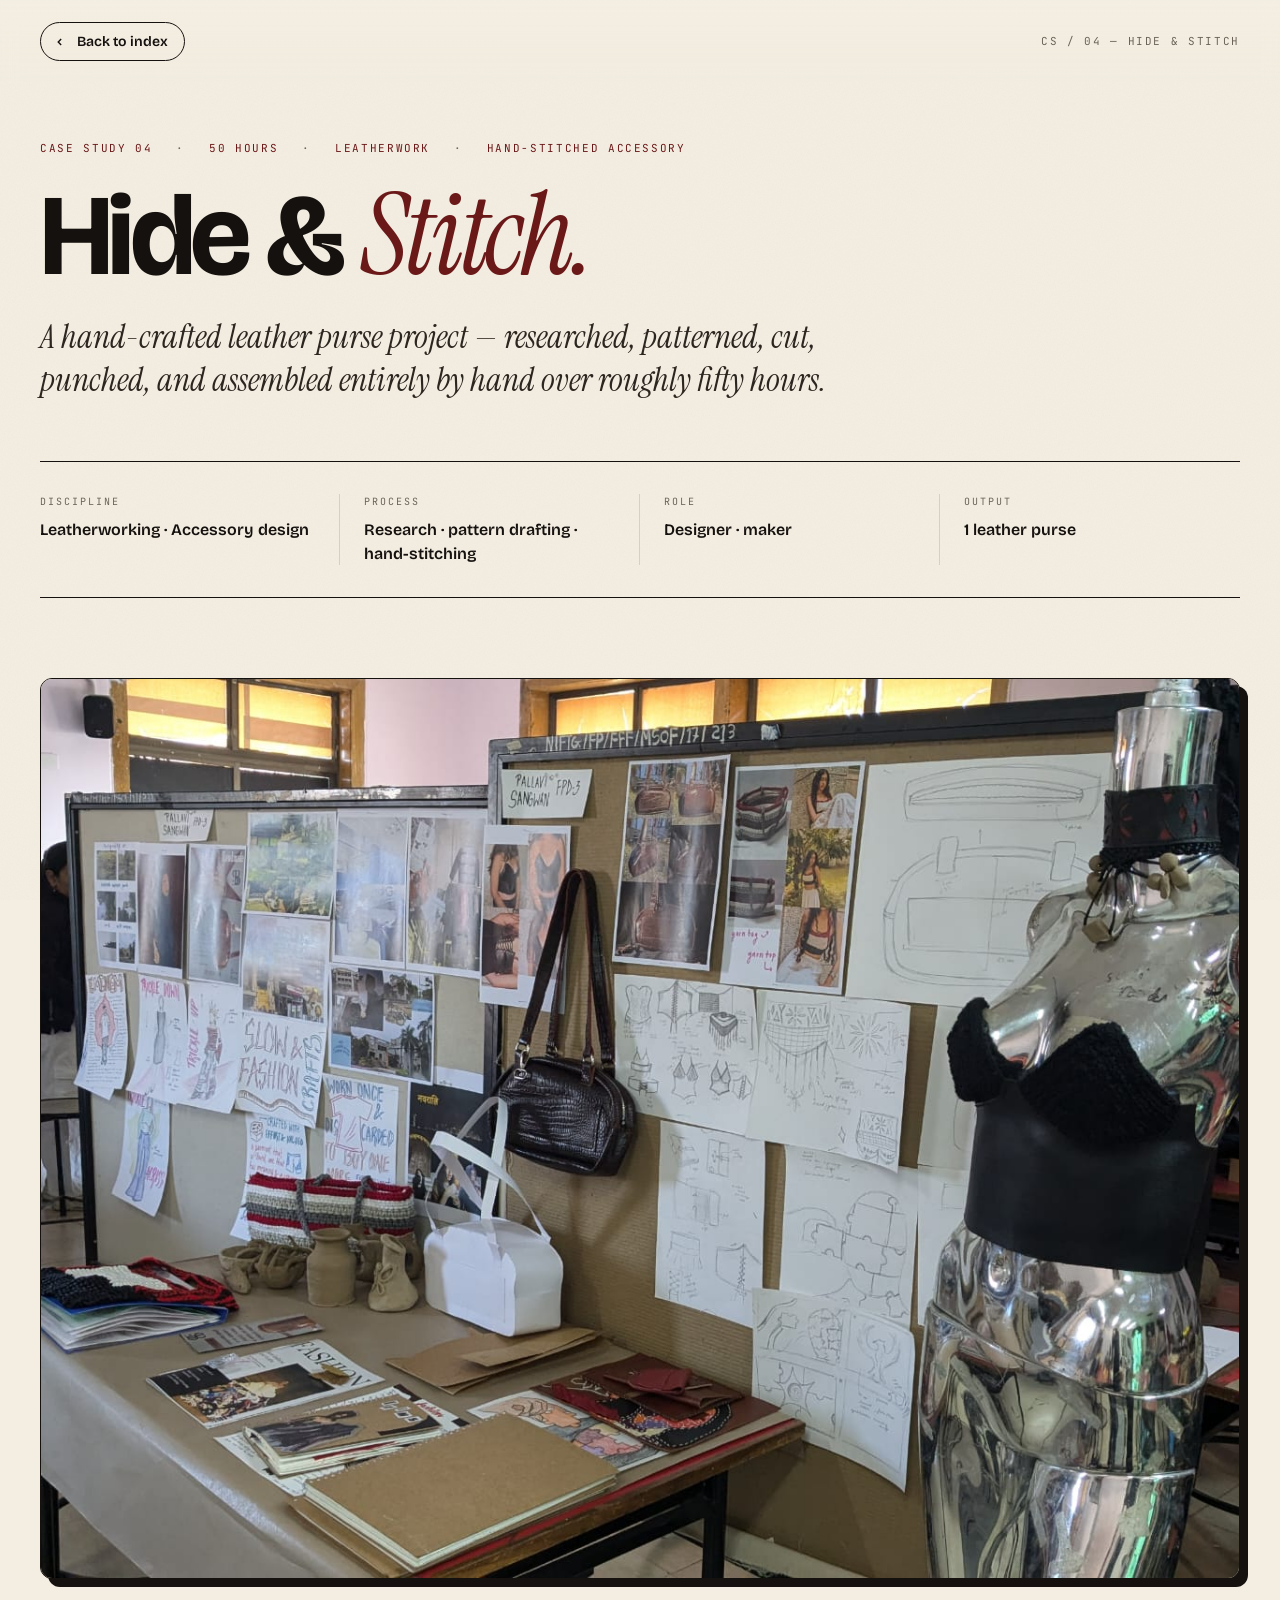
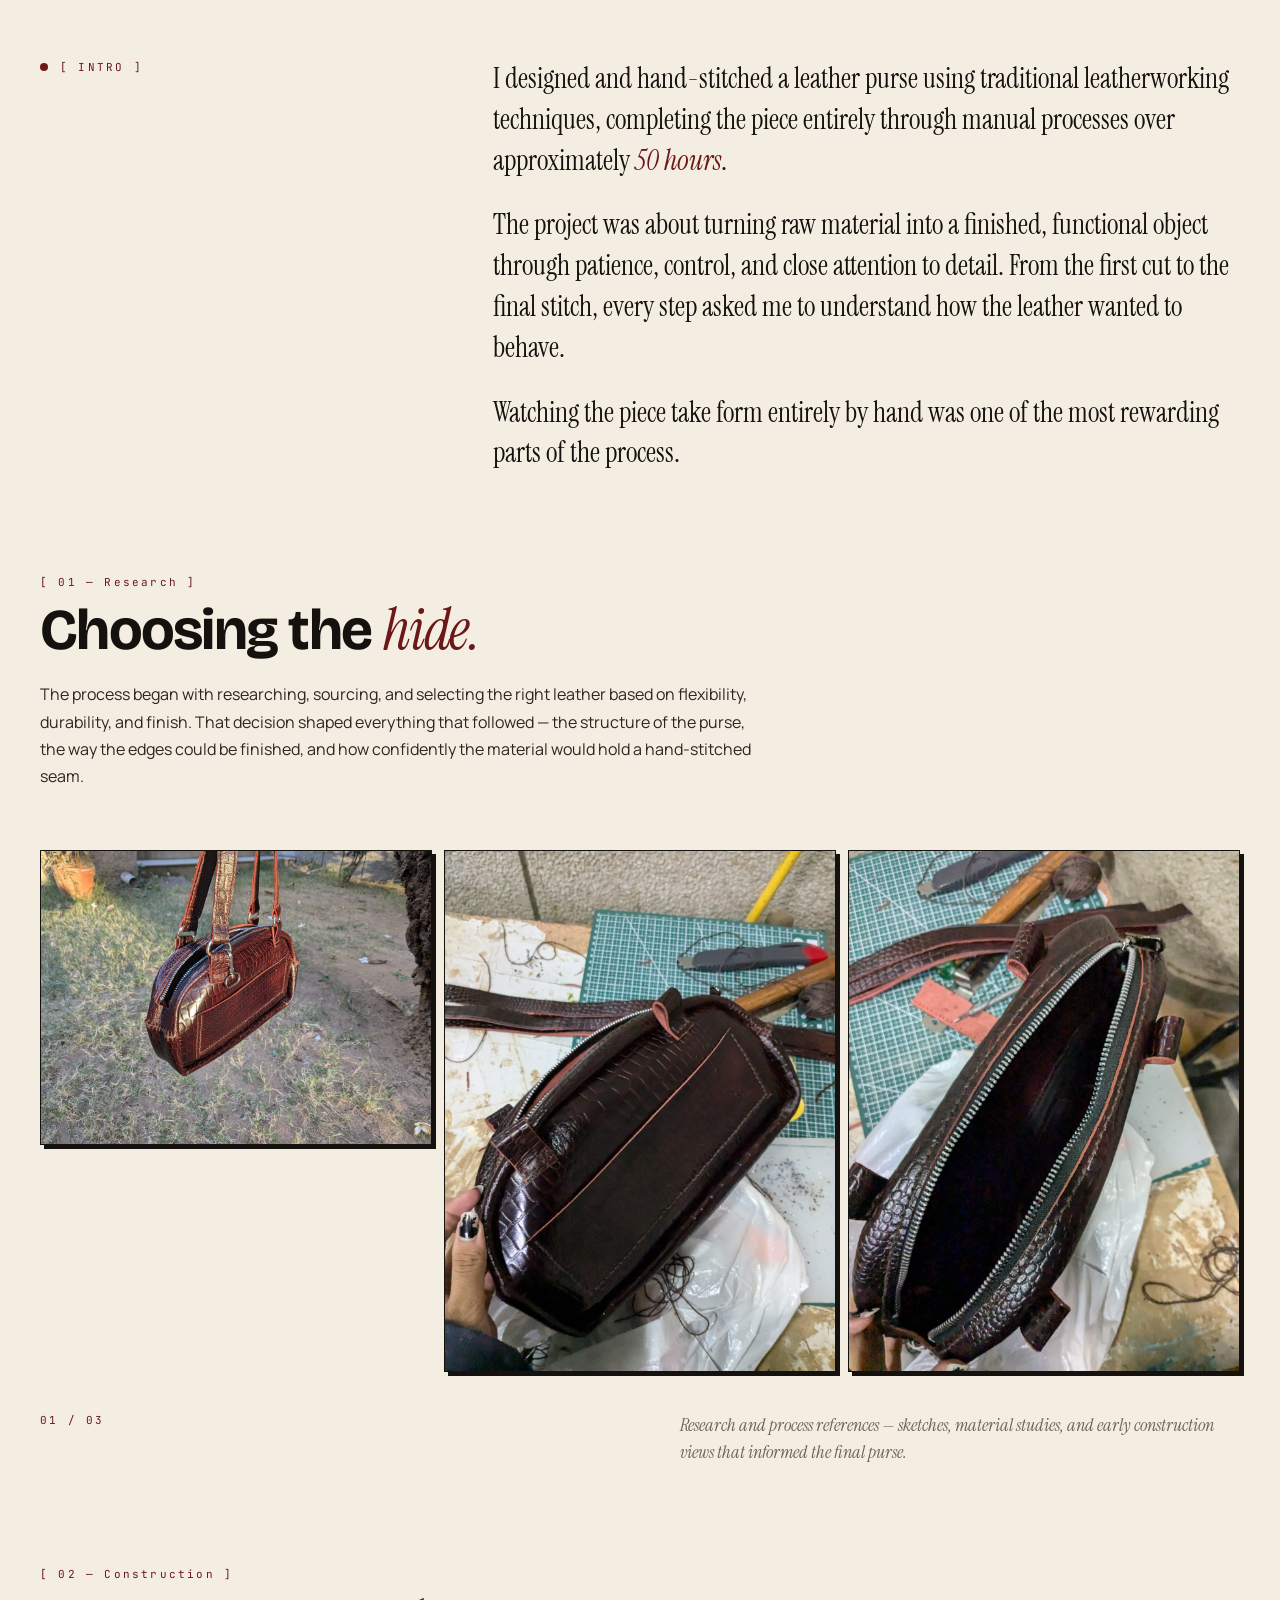
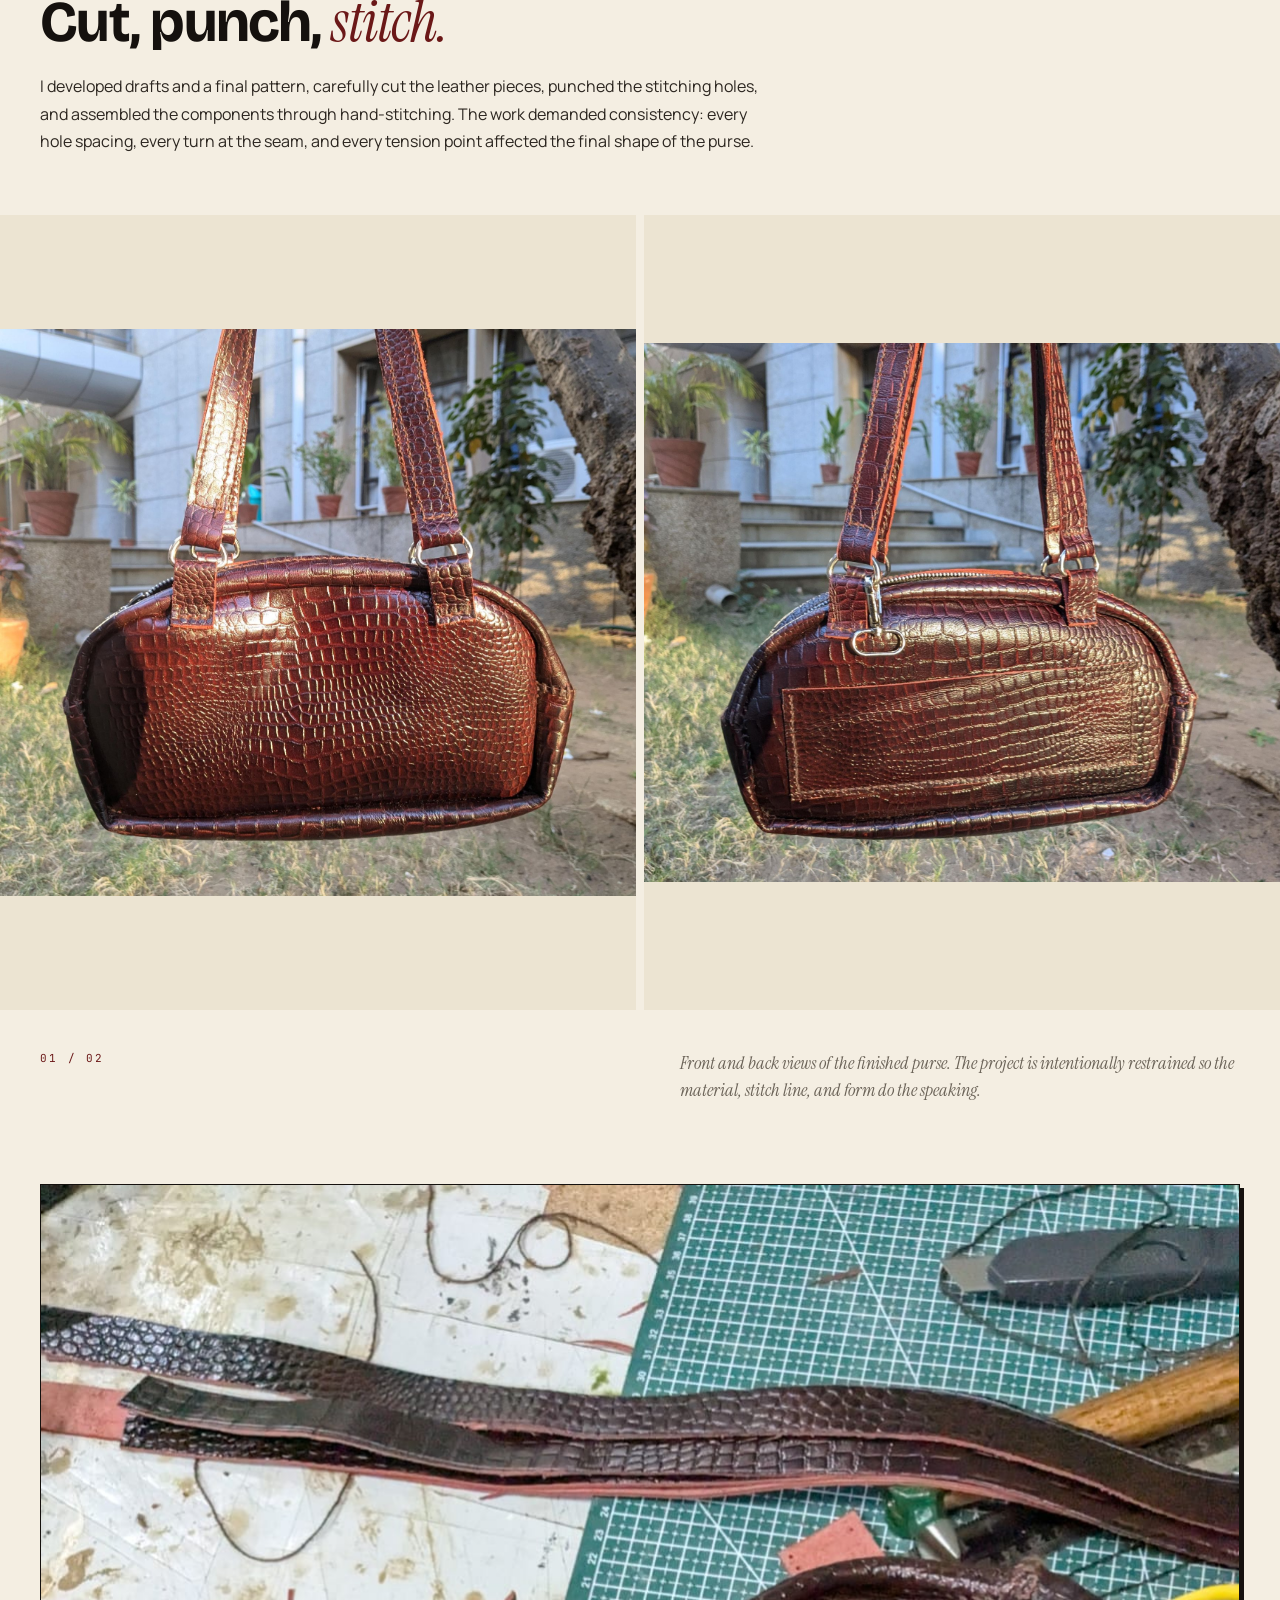
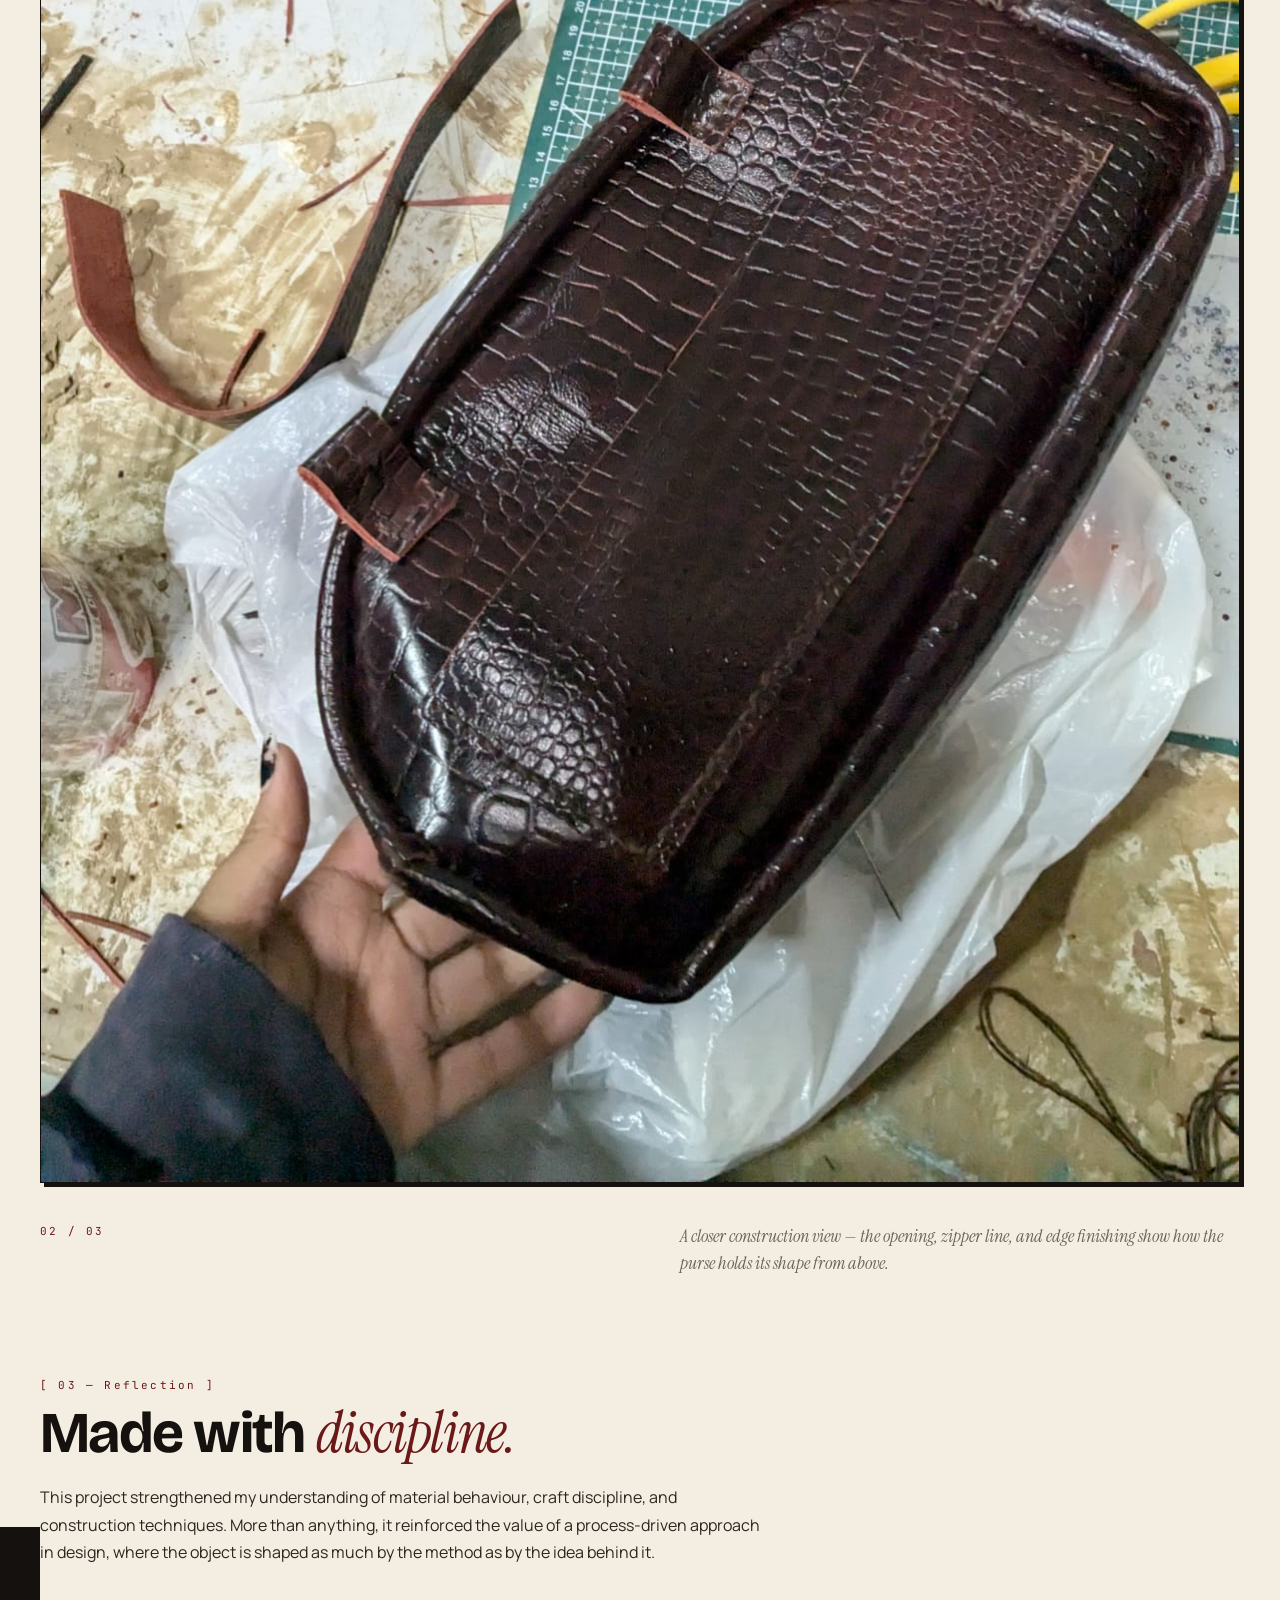
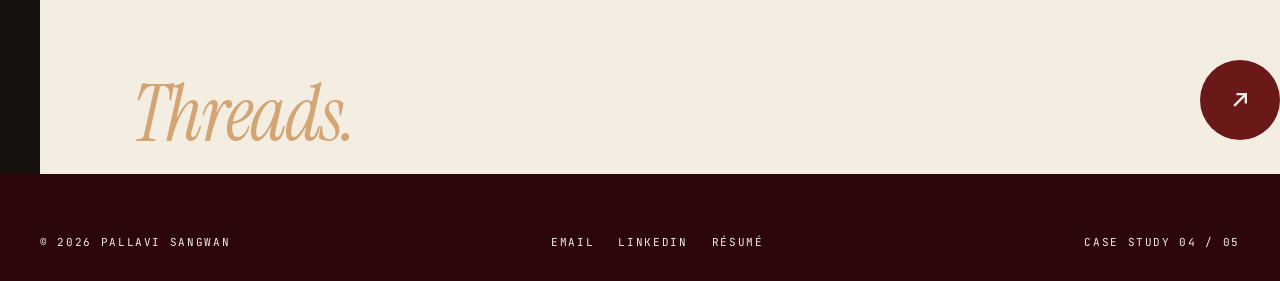
<file: case-studies/explorations.html>
<!DOCTYPE html>
<html lang="en">
<head>
<meta charset="UTF-8" />
<meta name="viewport" content="width=device-width, initial-scale=1.0" />
<title>Hide &amp; Stitch — Leather Purse Study · Pallavi Sangwan</title>
<link rel="preconnect" href="https://fonts.googleapis.com" />
<link rel="preconnect" href="https://fonts.gstatic.com" crossorigin />
<link href="https://fonts.googleapis.com/css2?family=Instrument+Serif:ital@0;1&family=Bricolage+Grotesque:opsz,wght@12..96,300;12..96,400;12..96,500;12..96,600;12..96,700;12..96,800&family=Manrope:wght@300;400;500;600;700&family=JetBrains+Mono:wght@400;500&display=swap" rel="stylesheet" />
<link rel="stylesheet" href="case-study.css" />
</head>
<body>

<nav class="cs-topnav">
  <a href="../index.html" class="cs-back">
    <svg viewBox="0 0 24 24" fill="none" stroke="currentColor" stroke-width="2.4"><path d="M14 7l-5 5 5 5"/></svg>
    Back to index
  </a>
  <span class="cs-topnav-meta">CS / 04 — Hide &amp; Stitch</span>
</nav>

<header class="cs-hero" data-screen-label="CS04 Hero">
  <div class="cs-hero-meta">
    <span>Case Study 04</span>
    <span>50 hours</span>
    <span>Leatherwork</span>
    <span>Hand-stitched accessory</span>
  </div>
  <h1 class="cs-hero-title">Hide &amp; <span class="ital">Stitch.</span></h1>
  <p class="cs-hero-tagline">A hand-crafted leather purse project — researched, patterned, cut, punched, and assembled entirely by hand over roughly <em>fifty hours</em>.</p>

  <div class="cs-info">
    <div class="cs-info-item">
      <span class="cs-info-label">Discipline</span>
      <span class="cs-info-value">Leatherworking · Accessory design</span>
    </div>
    <div class="cs-info-item">
      <span class="cs-info-label">Process</span>
      <span class="cs-info-value">Research · pattern drafting · hand-stitching</span>
    </div>
    <div class="cs-info-item">
      <span class="cs-info-label">Role</span>
      <span class="cs-info-value">Designer · maker</span>
    </div>
    <div class="cs-info-item">
      <span class="cs-info-label">Output</span>
      <span class="cs-info-value">1 leather purse</span>
    </div>
  </div>
</header>

<div class="cs-hero-image">
  <div class="cs-hero-image-single">
    <div class="cs-hero-image-frame">
      <img src="../assets/cs04/WhatsApp Image 2026-05-09 at 16.11.25.jpeg" alt="Hand-stitched leather purse hanging outdoors in glossy brown leather with long straps" />
    </div>
  </div>
</div>

<section class="cs-intro">
  <span class="cs-intro-label">[ Intro ]</span>
  <div class="cs-intro-text">
    <p>I designed and hand-stitched a leather purse using traditional leatherworking techniques, completing the piece entirely through manual processes over approximately <em>50 hours</em>.</p>
    <p>The project was about turning raw material into a finished, functional object through patience, control, and close attention to detail. From the first cut to the final stitch, every step asked me to understand how the leather wanted to behave.</p>
    <p>Watching the piece take form entirely by hand was one of the most rewarding parts of the process.</p>
  </div>
</section>

<div class="cs-mid-head">
  <span class="cs-mid-num">[ 01 — Research ]</span>
  <h2 class="cs-mid-title">Choosing the <span class="ital">hide.</span></h2>
  <p class="cs-mid-body">The process began with researching, sourcing, and selecting the right leather based on flexibility, durability, and finish. That decision shaped everything that followed — the structure of the purse, the way the edges could be finished, and how confidently the material would hold a hand-stitched seam.</p>
</div>

<div class="cs-gallery">
  <figure>
    <img src="../assets/cs04/WhatsApp Image 2026-05-09 at 16.11.24.jpeg" alt="Leather purse presentation board with sketches, reference images, and finished object study" />
  </figure>
  <figure>
    <img src="../assets/cs04/WhatsApp Image 2026-05-09 at 16.11.23.jpeg" alt="Top view of the leather purse during construction with tools and stitching materials nearby" />
  </figure>
  <figure>
    <img src="../assets/cs04/WhatsApp Image 2026-05-09 at 16.11.23 (1).jpeg" alt="Open top view of the leather purse showing stitching progress and interior structure" />
  </figure>
</div>

<div class="cs-caption">
  <span class="cs-caption-num">01 / 03</span>
  <p class="cs-caption-text">Research and process references — sketches, material studies, and early construction views that informed the final purse.</p>
</div>

<div class="cs-mid-head">
  <span class="cs-mid-num">[ 02 — Construction ]</span>
  <h2 class="cs-mid-title">Cut, punch, <span class="ital">stitch.</span></h2>
  <p class="cs-mid-body">I developed drafts and a final pattern, carefully cut the leather pieces, punched the stitching holes, and assembled the components through hand-stitching. The work demanded consistency: every hole spacing, every turn at the seam, and every tension point affected the final shape of the purse.</p>
</div>

<div class="cs-pair">
  <div><img src="../assets/cs04/1762936133373.jpeg" alt="Front view of the leather purse showing the textured finish and strap attachments" /></div>
  <div><img src="../assets/cs04/1762936136108.jpeg" alt="Back view of the leather purse showing the pocket panel and rounded structure" /></div>
</div>
<div class="cs-caption">
  <span class="cs-caption-num">01 / 02</span>
  <p class="cs-caption-text">Front and back views of the finished purse. The project is intentionally restrained so the material, stitch line, and form do the speaking.</p>
</div>

<div class="cs-feature">
  <img src="../assets/cs04/WhatsApp Image 2026-05-09 at 16.11.23 (2).jpeg" alt="Top-down view of the leather purse showing the opening, zipper line, and construction depth" />
</div>
<div class="cs-caption">
  <span class="cs-caption-num">02 / 03</span>
  <p class="cs-caption-text">A closer construction view — the opening, zipper line, and edge finishing show how the purse holds its shape from above.</p>
</div>

<div class="cs-mid-head">
  <span class="cs-mid-num">[ 03 — Reflection ]</span>
  <h2 class="cs-mid-title">Made with <span class="ital">discipline.</span></h2>
  <p class="cs-mid-body">This project strengthened my understanding of material behaviour, craft discipline, and construction techniques. More than anything, it reinforced the value of a process-driven approach in design, where the object is shaped as much by the method as by the idea behind it.</p>
</div>

<a href="bhil-threads.html" class="cs-next">
  <div class="cs-next-inner">
    <div>
      <div class="cs-next-eyebrow">Next case study · CS / 05</div>
      <h3 class="cs-next-title">Bhil <span class="ital">Threads.</span></h3>
    </div>
    <span class="cs-next-arrow" aria-hidden="true">
      <svg viewBox="0 0 24 24" fill="none" stroke="currentColor" stroke-width="2"><path d="M7 17L17 7M9 7h8v8"/></svg>
    </span>
  </div>
</a>

<footer class="cs-footer">
  <div class="cs-footer-inner">
    <span>© 2026 Pallavi Sangwan</span>
    <div class="cs-footer-links">
      <a href="mailto:pallavisangwan1@gmail.com">Email</a>
      <a href="https://www.linkedin.com/in/pallavi-sangwan-88a094318/" target="_blank" rel="noopener">LinkedIn</a>
      <a href="../assets/Pallavi-Sangwan-Resume.pdf" download>Résumé</a>
    </div>
    <span>Case Study 04 / 05</span>
  </div>
</footer>

</body>
</html>
</file>
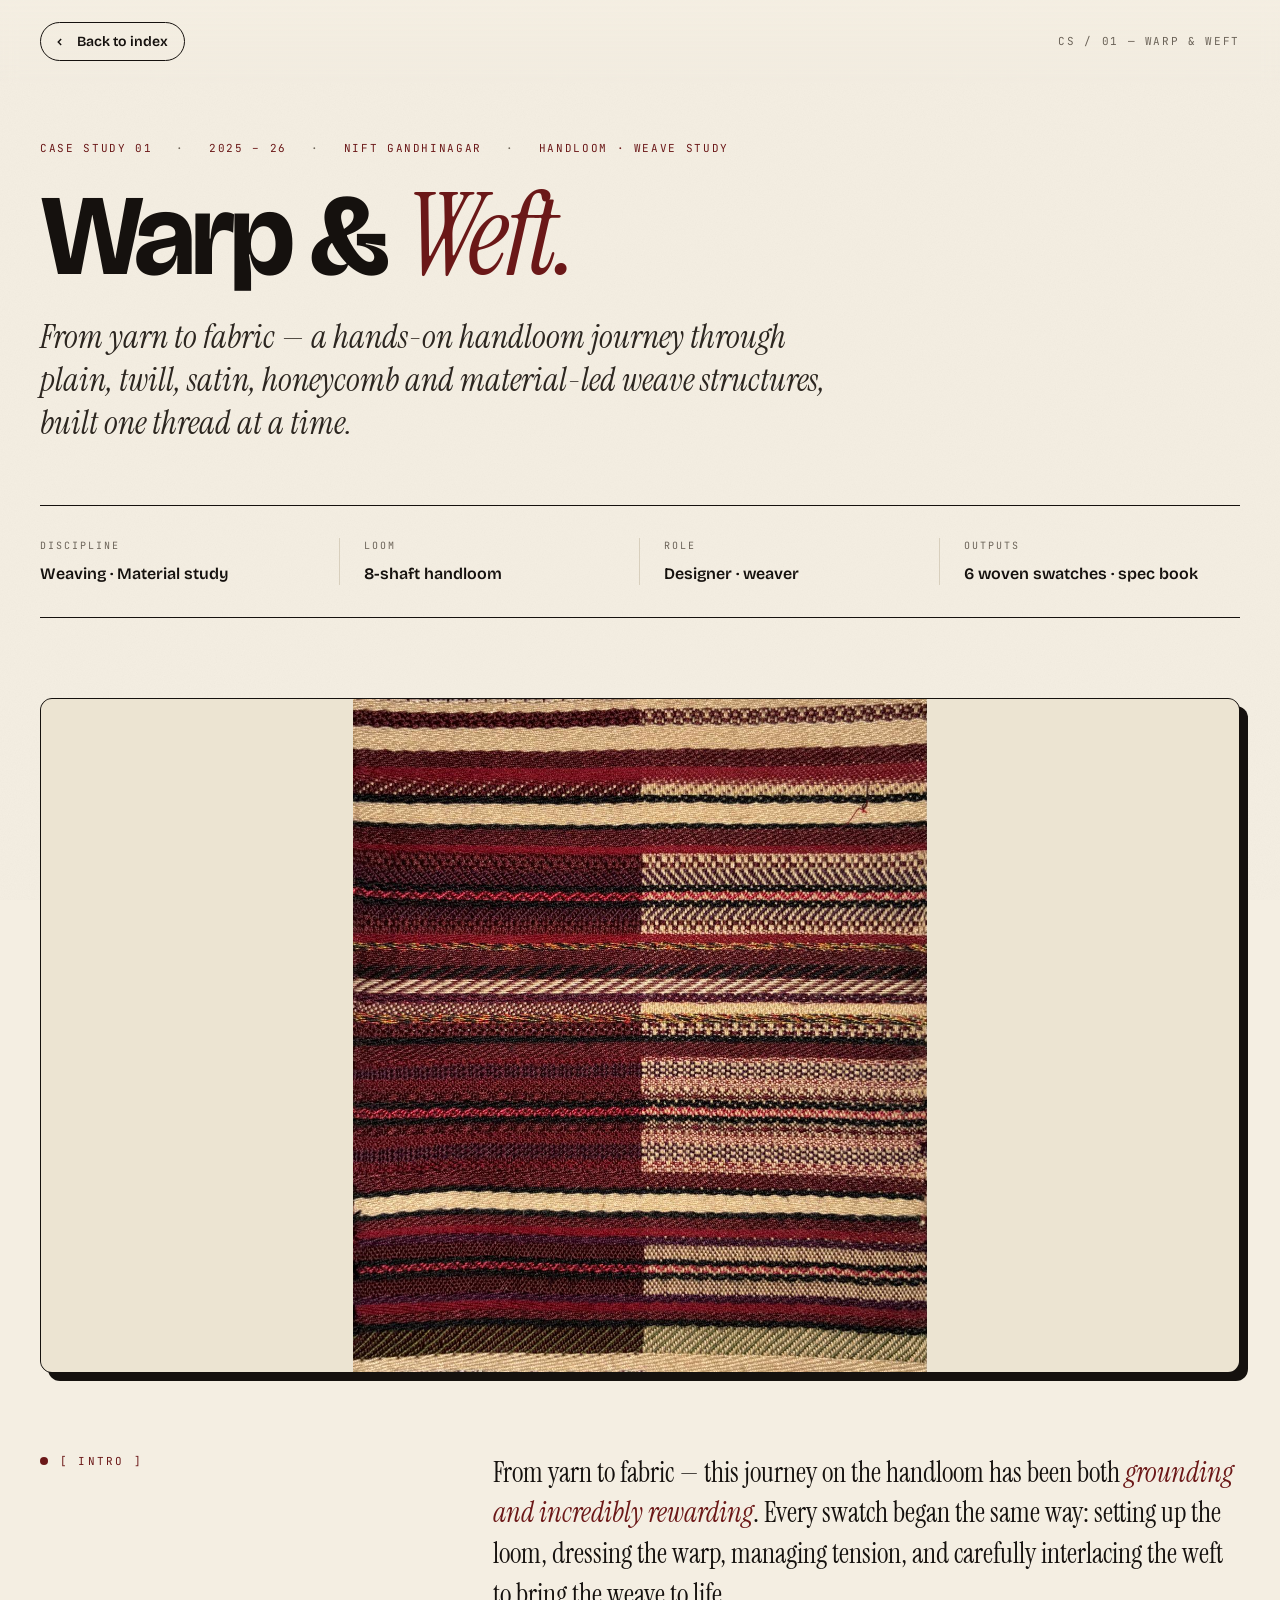
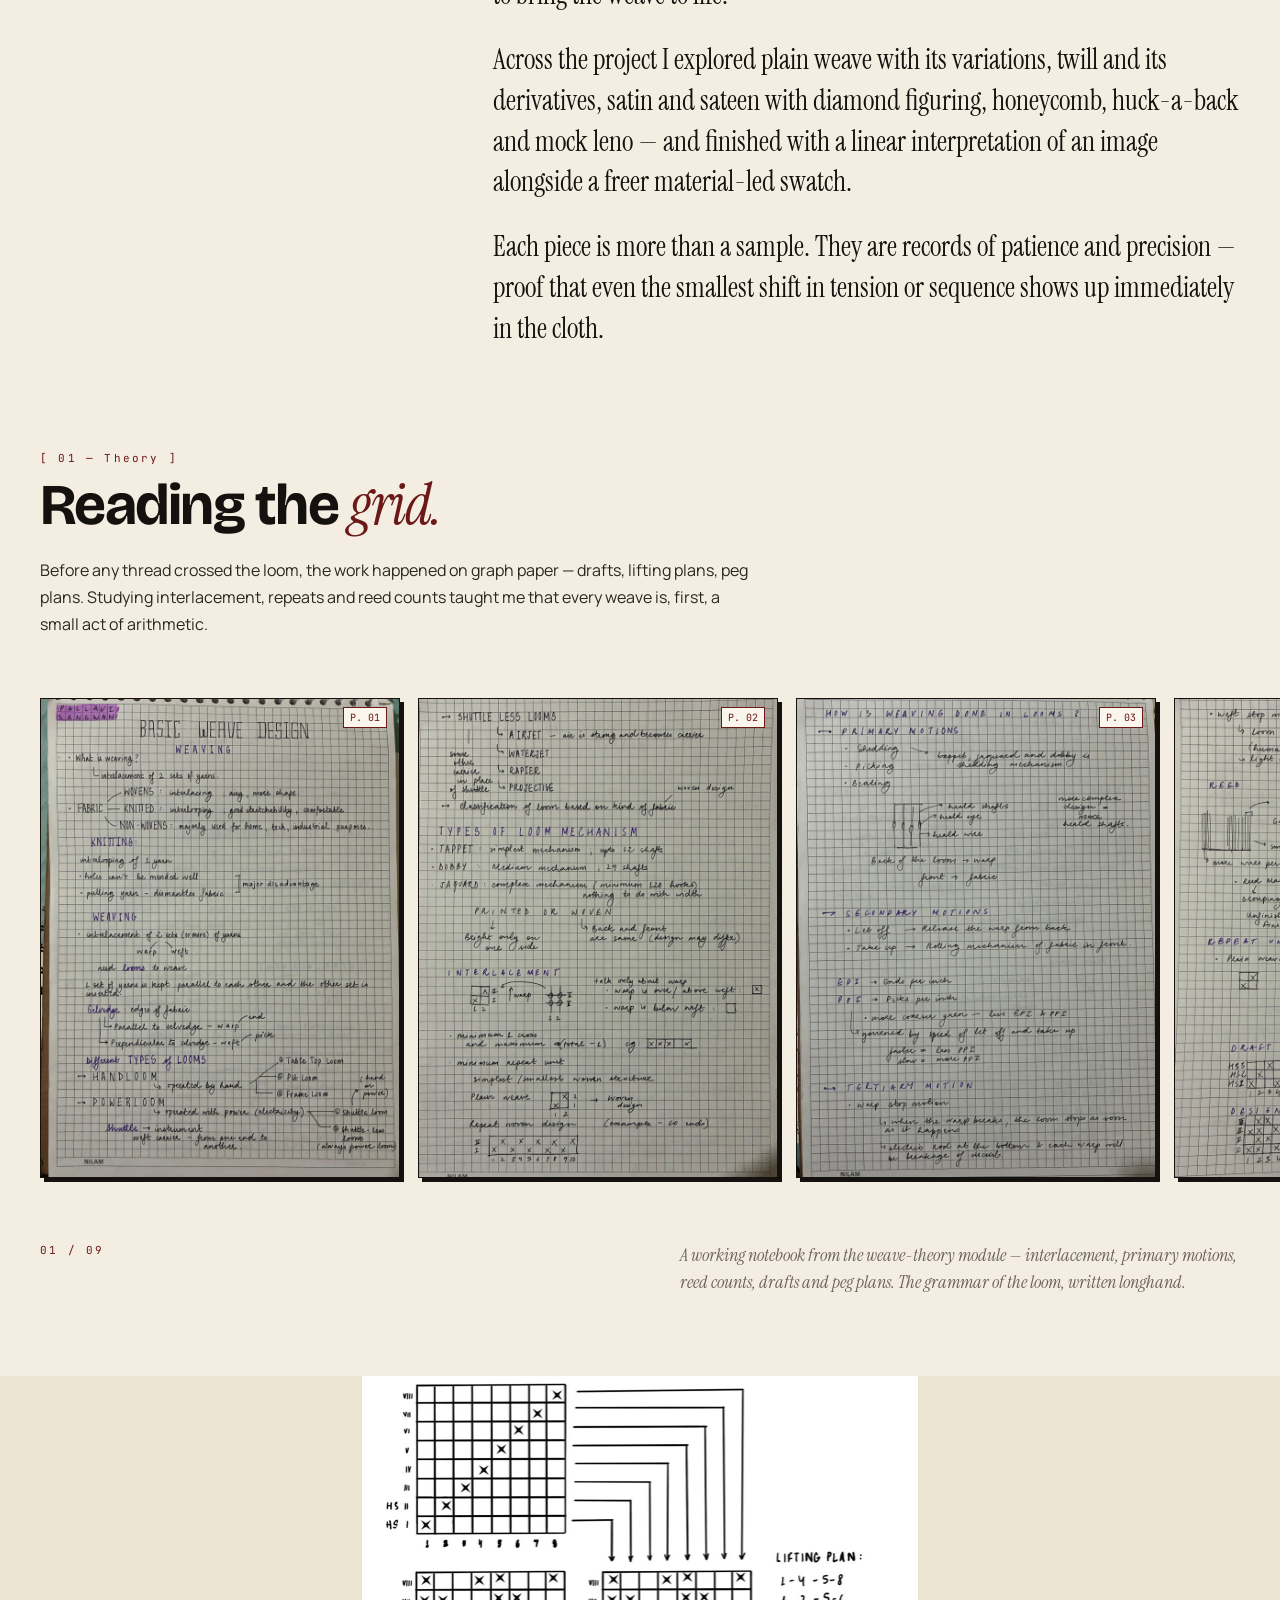
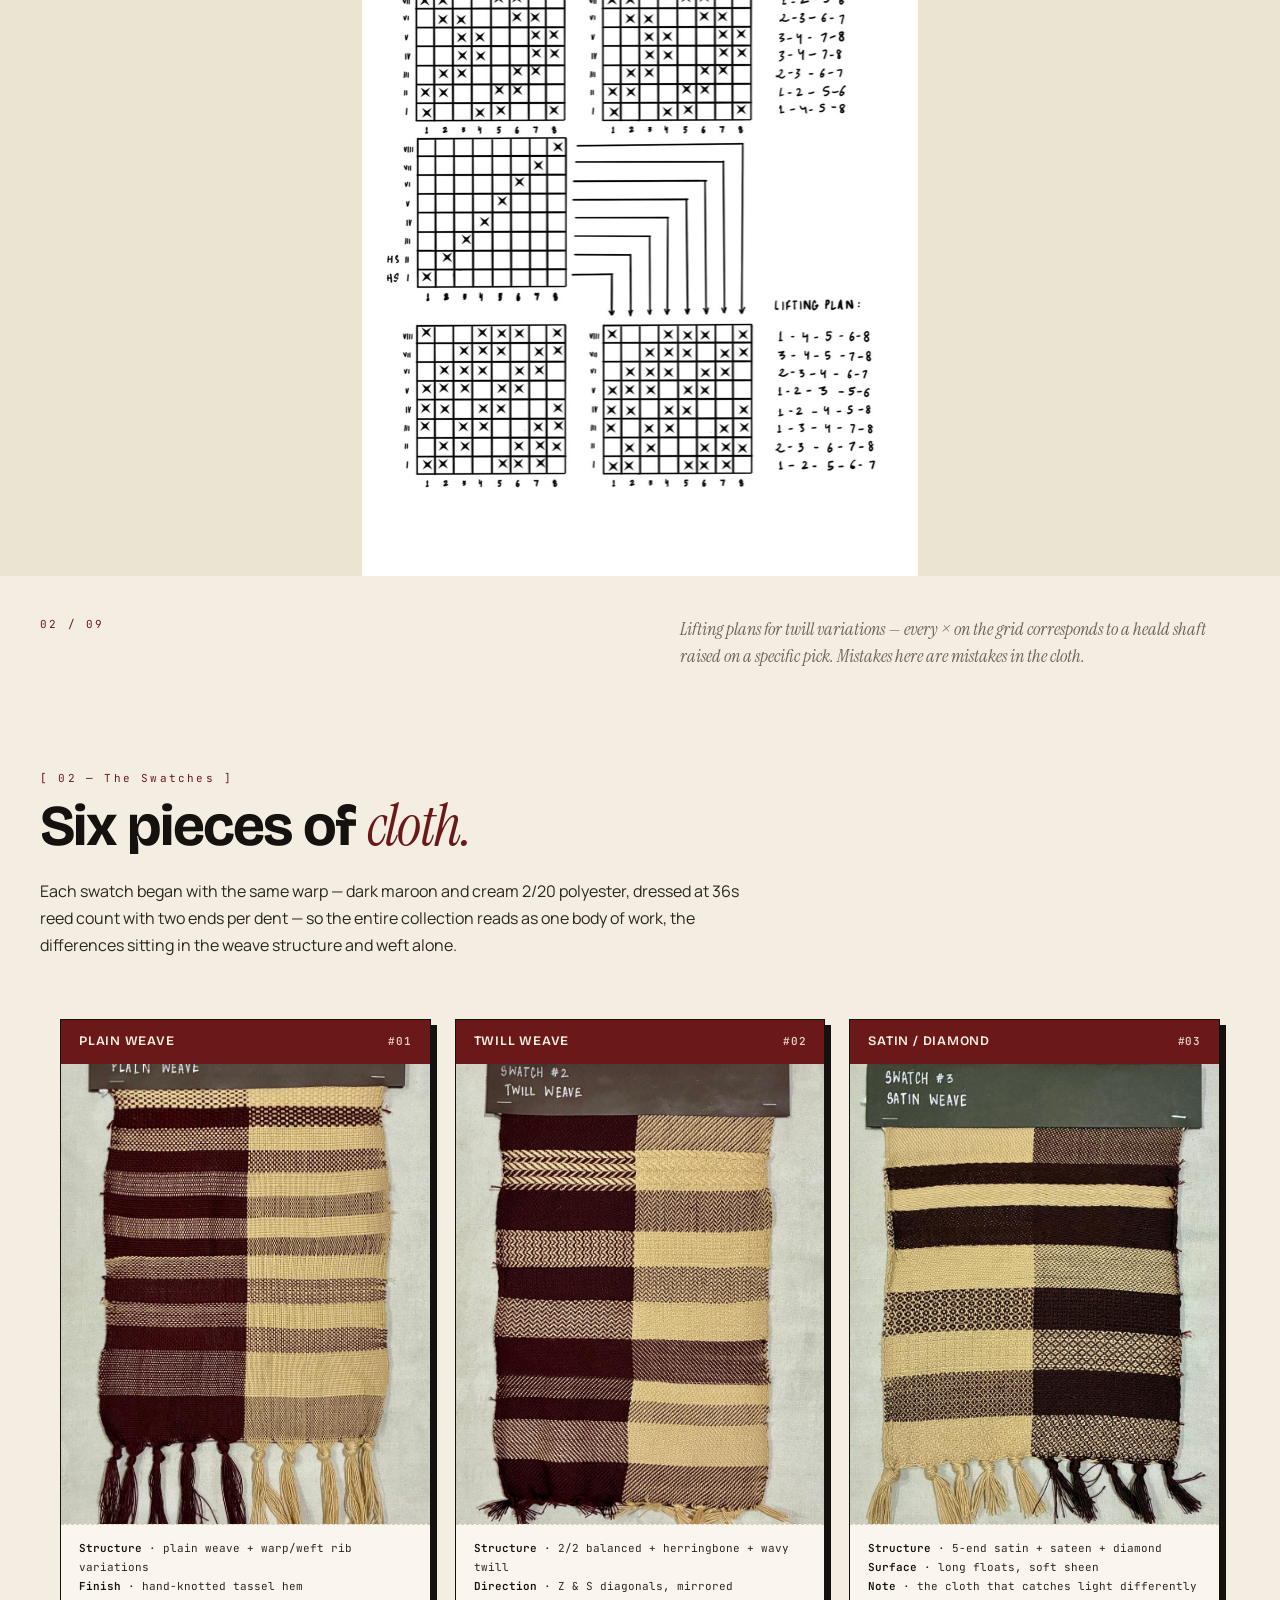
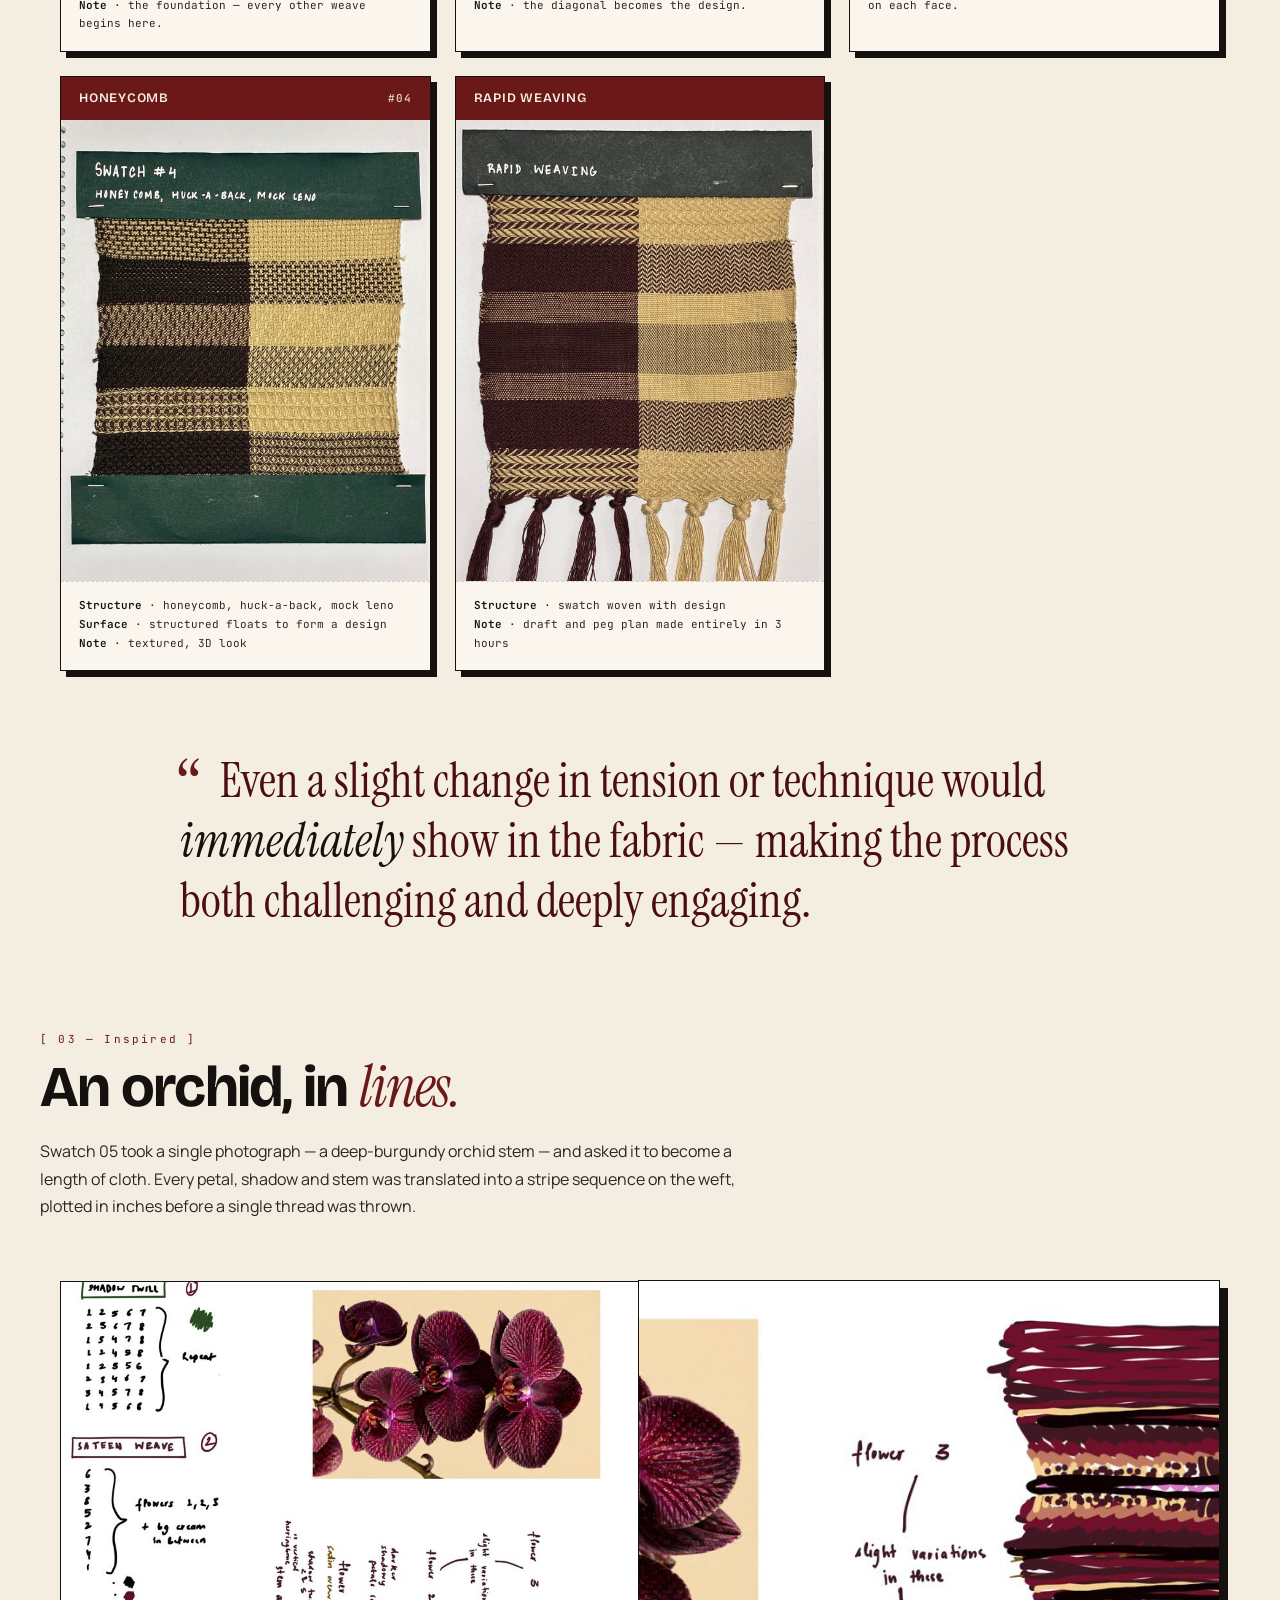
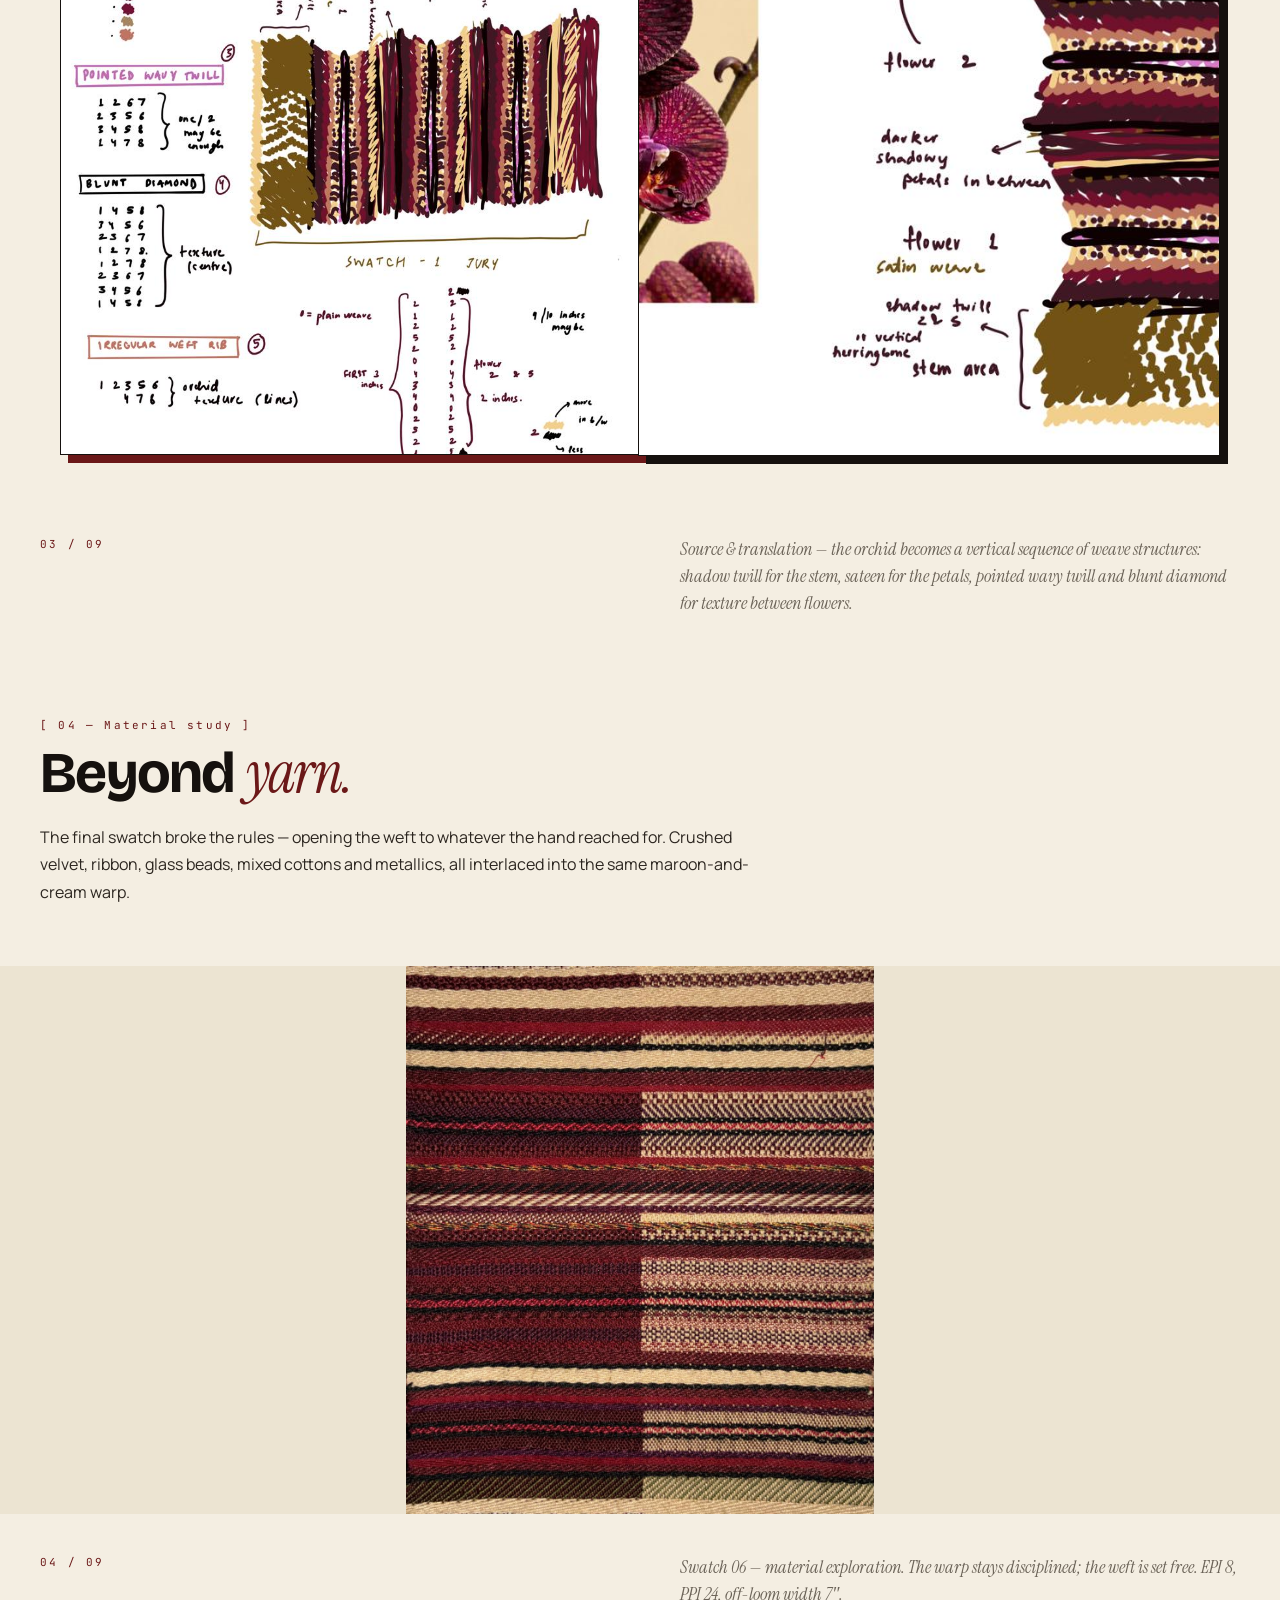
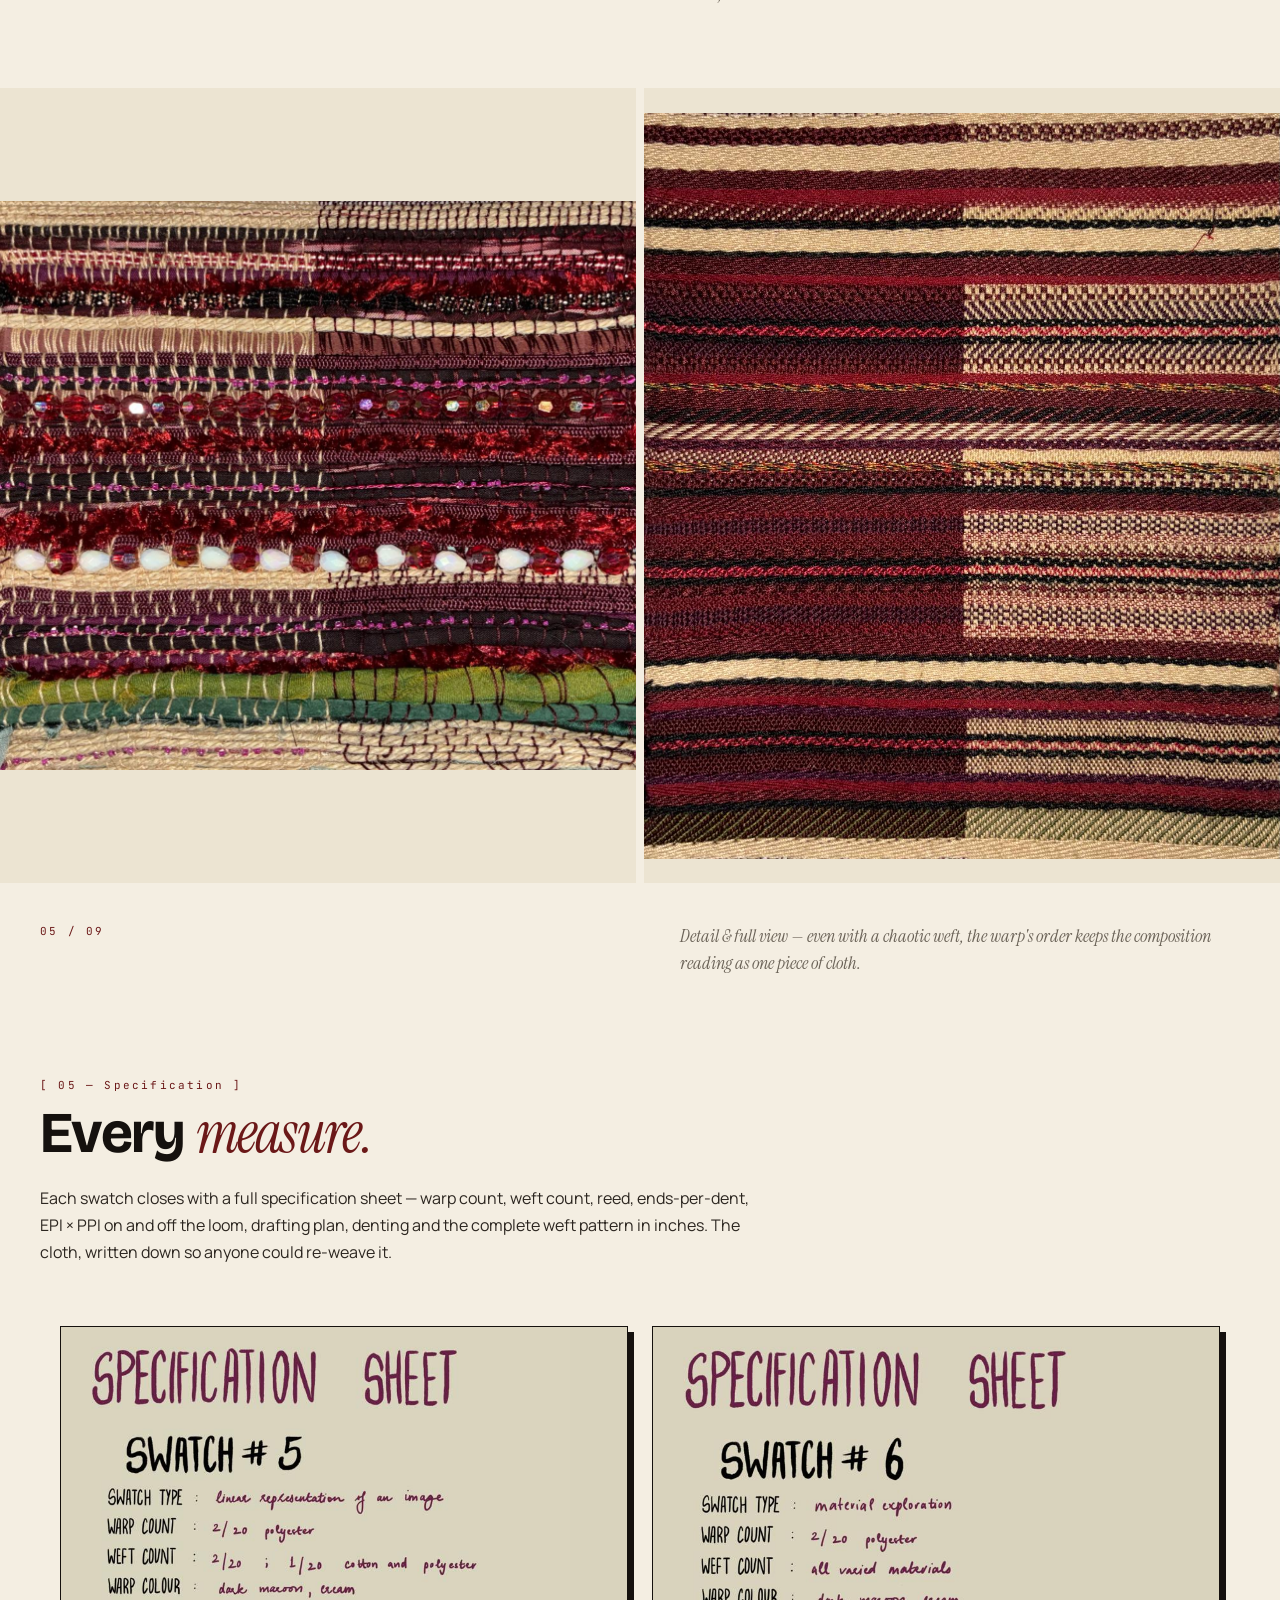
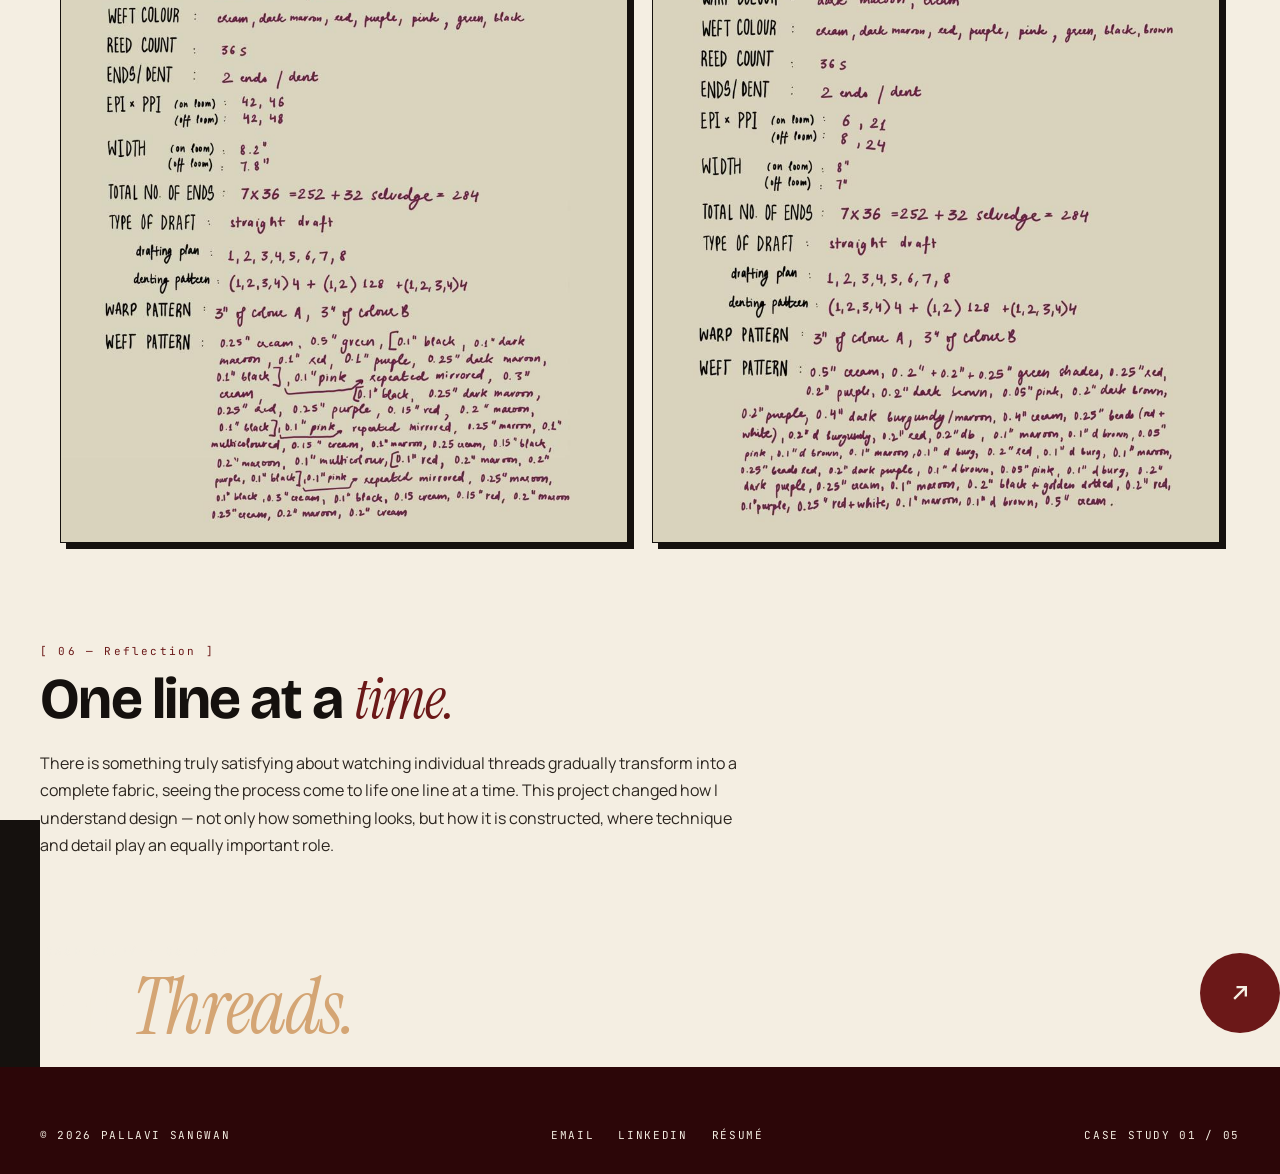
<file: case-studies/inclusive-textile.html>
<!DOCTYPE html>
<html lang="en">
<head>
<meta charset="UTF-8" />
<meta name="viewport" content="width=device-width, initial-scale=1.0" />
<title>Warp &amp; Weft — Handloom Studies · Pallavi Sangwan</title>
<link rel="preconnect" href="https://fonts.googleapis.com" />
<link rel="preconnect" href="https://fonts.gstatic.com" crossorigin />
<link href="https://fonts.googleapis.com/css2?family=Instrument+Serif:ital@0;1&family=Bricolage+Grotesque:opsz,wght@12..96,300;12..96,400;12..96,500;12..96,600;12..96,700;12..96,800&family=Manrope:wght@300;400;500;600;700&family=JetBrains+Mono:wght@400;500&display=swap" rel="stylesheet" />
<link rel="stylesheet" href="case-study.css" />
</head>
<body>

<nav class="cs-topnav">
  <a href="../index.html" class="cs-back">
    <svg viewBox="0 0 24 24" fill="none" stroke="currentColor" stroke-width="2.4"><path d="M14 7l-5 5 5 5"/></svg>
    Back to index
  </a>
  <span class="cs-topnav-meta">CS / 01 — Warp &amp; Weft</span>
</nav>

<header class="cs-hero" data-screen-label="CS01 Hero">
  <div class="cs-hero-meta">
    <span>Case Study 01</span>
    <span>2025 – 26</span>
    <span>NIFT Gandhinagar</span>
    <span>Handloom · Weave Study</span>
  </div>
  <h1 class="cs-hero-title">Warp &amp; <span class="ital">Weft.</span></h1>
  <p class="cs-hero-tagline">From yarn to fabric — a hands-on handloom journey through plain, twill, satin, honeycomb and material-led weave structures, built one thread at a time.</p>

  <div class="cs-info">
    <div class="cs-info-item">
      <span class="cs-info-label">Discipline</span>
      <span class="cs-info-value">Weaving · Material study</span>
    </div>
    <div class="cs-info-item">
      <span class="cs-info-label">Loom</span>
      <span class="cs-info-value">8-shaft handloom</span>
    </div>
    <div class="cs-info-item">
      <span class="cs-info-label">Role</span>
      <span class="cs-info-value">Designer · weaver</span>
    </div>
    <div class="cs-info-item">
      <span class="cs-info-label">Outputs</span>
      <span class="cs-info-value">6 woven swatches · spec book</span>
    </div>
  </div>
</header>

<div class="cs-hero-image">
  <div class="cs-hero-image-frame">
    <img src="../assets/cs01/swatch-06-material-full.jpeg" alt="Close-up of material exploration swatch with velvet, beads, ribbon and yarns in maroon, cream and green" />
  </div>
</div>

<section class="cs-intro">
  <span class="cs-intro-label">[ Intro ]</span>
  <div class="cs-intro-text">
    <p>From yarn to fabric — this journey on the handloom has been both <em>grounding and incredibly rewarding</em>. Every swatch began the same way: setting up the loom, dressing the warp, managing tension, and carefully interlacing the weft to bring the weave to life.</p>
    <p>Across the project I explored plain weave with its variations, twill and its derivatives, satin and sateen with diamond figuring, honeycomb, huck-a-back and mock leno — and finished with a linear interpretation of an image alongside a freer material-led swatch.</p>
    <p>Each piece is more than a sample. They are records of patience and precision — proof that even the smallest shift in tension or sequence shows up immediately in the cloth.</p>
  </div>
</section>

<div class="cs-mid-head">
  <span class="cs-mid-num">[ 01 — Theory ]</span>
  <h2 class="cs-mid-title">Reading the <span class="ital">grid.</span></h2>
  <p class="cs-mid-body">Before any thread crossed the loom, the work happened on graph paper — drafts, lifting plans, peg plans. Studying interlacement, repeats and reed counts taught me that every weave is, first, a small act of arithmetic.</p>
</div>

<div class="cs-notebook">
  <div class="cs-notebook-page" data-page="P. 01"><img src="../assets/cs01/notes-01.jpeg" alt="Notebook page — Basic Weave Design opening notes" /></div>
  <div class="cs-notebook-page" data-page="P. 02"><img src="../assets/cs01/notes-02.jpeg" alt="Notebook page — Shuttleless looms, types of mechanism, interlacement" /></div>
  <div class="cs-notebook-page" data-page="P. 03"><img src="../assets/cs01/notes-03.jpeg" alt="Notebook page — How weaving is done in looms; primary, secondary, tertiary motions" /></div>
  <div class="cs-notebook-page" data-page="P. 04"><img src="../assets/cs01/notes-04.jpeg" alt="Notebook page — Reed, draft, peg plan; repeat units" /></div>
  <div class="cs-notebook-page" data-page="P. 05"><img src="../assets/cs01/notes-05.jpeg" alt="Notebook page — Practice exercises, design and peg plan" /></div>
  <div class="cs-notebook-page" data-page="P. 06"><img src="../assets/cs01/notes-06.jpeg" alt="Notebook page — Basic structures, plain weave and three derivations" /></div>
  <div class="cs-notebook-page" data-page="P. 07"><img src="../assets/cs01/notes-07.jpeg" alt="Notebook page — Hopsack, basket weave, twill weave introduction" /></div>
  <div class="cs-notebook-page" data-page="P. 08"><img src="../assets/cs01/notes-08.jpeg" alt="Notebook page — Types of twill, denim, variations of twill" /></div>
</div>
<div class="cs-caption">
  <span class="cs-caption-num">01 / 09</span>
  <p class="cs-caption-text">A working notebook from the weave-theory module — interlacement, primary motions, reed counts, drafts and peg plans. The grammar of the loom, written longhand.</p>
</div>

<div class="cs-fullbleed med">
  <img src="../assets/cs01/lifting-plans.jpeg" alt="Hand-drawn lifting plans on graph paper showing satin/sateen and diamond derivations with lifting sequences" />
</div>
<div class="cs-caption">
  <span class="cs-caption-num">02 / 09</span>
  <p class="cs-caption-text">Lifting plans for twill variations — every <em>×</em> on the grid corresponds to a heald shaft raised on a specific pick. Mistakes here are mistakes in the cloth.</p>
</div>

<div class="cs-mid-head">
  <span class="cs-mid-num">[ 02 — The Swatches ]</span>
  <h2 class="cs-mid-title">Six pieces of <span class="ital">cloth.</span></h2>
  <p class="cs-mid-body">Each swatch began with the same warp — dark maroon and cream 2/20 polyester, dressed at 36s reed count with two ends per dent — so the entire collection reads as one body of work, the differences sitting in the weave structure and weft alone.</p>
</div>

<div class="cs-swatch-grid">
  <article class="cs-swatch">
    <header class="cs-swatch-tag"><span>Plain Weave</span><span class="num">#01</span></header>
    <div class="cs-swatch-img"><img src="../assets/cs01/swatch-03-satin.jpeg" alt="Swatch 1 — Plain weave in maroon and cream with knotted tassel finish" /></div>
    <div class="cs-swatch-meta">
      <b>Structure</b> · plain weave + warp/weft rib variations<br />
      <b>Finish</b> · hand-knotted tassel hem<br />
      <b>Note</b> · the foundation — every other weave begins here.
    </div>
  </article>
  <article class="cs-swatch">
    <header class="cs-swatch-tag"><span>Twill Weave</span><span class="num">#02</span></header>
    <div class="cs-swatch-img"><img src="../assets/cs01/swatch-02-twill.jpeg" alt="Swatch 2 — Twill weave with herringbone, balanced and unbalanced sections" /></div>
    <div class="cs-swatch-meta">
      <b>Structure</b> · 2/2 balanced + herringbone + wavy twill<br />
      <b>Direction</b> · Z &amp; S diagonals, mirrored<br />
      <b>Note</b> · the diagonal becomes the design.
    </div>
  </article>
  <article class="cs-swatch">
    <header class="cs-swatch-tag"><span>Satin / Diamond</span><span class="num">#03</span></header>
    <div class="cs-swatch-img"><img src="../assets/cs01/swatch-01-plain.jpeg" alt="Swatch 3 — Satin weave with diamond figuring in maroon and cream blocks" /></div>
    <div class="cs-swatch-meta">
      <b>Structure</b> · 5-end satin + sateen + diamond<br />
      <b>Surface</b> · long floats, soft sheen<br />
      <b>Note</b> · the cloth that catches light differently on each face.
    </div>
  </article>
  <article class="cs-swatch">
    <header class="cs-swatch-tag"><span>HoneyComb</span><span class="num">#04</span></header>
    <div class="cs-swatch-img"><img src="../assets/cs01/WhatsApp Image 2026-05-09 at 18.18.51.jpeg" alt="Swatch 3 — Satin weave with diamond figuring in maroon and cream blocks" /></div>
    <div class="cs-swatch-meta">
      <b>Structure</b> · honeycomb, huck-a-back, mock leno<br />
      <b>Surface</b> · structured floats to form a design<br />
      <b>Note</b> · textured, 3D look
    </div>
  </article>
  <article class="cs-swatch">
    <header class="cs-swatch-tag"><span>Rapid Weaving</span></header>
    <div class="cs-swatch-img"><img src="../assets/cs01/WhatsApp Image 2026-05-09 at 18.18.52.jpeg" alt="Swatch 3 — Satin weave with diamond figuring in maroon and cream blocks" /></div>
    <div class="cs-swatch-meta">
      <b>Structure</b> · swatch woven with design <br />
      <b>Note</b> · draft and peg plan made entirely in 3 hours
    </div>
  </article>
</div>

<div class="cs-pullquote">
  Even a slight change in tension or technique would <em>immediately</em> show in the fabric — making the process both challenging and deeply engaging.
</div>

<div class="cs-mid-head">
  <span class="cs-mid-num">[ 03 — Inspired ]</span>
  <h2 class="cs-mid-title">An orchid, in <span class="ital">lines.</span></h2>
  <p class="cs-mid-body">Swatch 05 took a single photograph — a deep-burgundy orchid stem — and asked it to become a length of cloth. Every petal, shadow and stem was translated into a stripe sequence on the weft, plotted in inches before a single thread was thrown.</p>
</div>

<div class="cs-inspiration">
  <figure><img src="../assets/cs01/inspiration-orchid-clean.jpeg" alt="Source photograph of a deep burgundy orchid spray on cream background" /></figure>
  <figure><img src="../assets/cs01/inspiration-orchid-sketch.jpeg" alt="Hand-drawn translation of the orchid into a striped weave plan with annotations" /></figure>
</div>
<div class="cs-caption">
  <span class="cs-caption-num">03 / 09</span>
  <p class="cs-caption-text">Source &amp; translation — the orchid becomes a vertical sequence of weave structures: shadow twill for the stem, sateen for the petals, pointed wavy twill and blunt diamond for texture between flowers.</p>
</div>

<div class="cs-mid-head">
  <span class="cs-mid-num">[ 04 — Material study ]</span>
  <h2 class="cs-mid-title">Beyond <span class="ital">yarn.</span></h2>
  <p class="cs-mid-body">The final swatch broke the rules — opening the weft to whatever the hand reached for. Crushed velvet, ribbon, glass beads, mixed cottons and metallics, all interlaced into the same maroon-and-cream warp.</p>
</div>

<div class="cs-fullbleed wide">
  <img src="../assets/cs01/swatch-06-material-full.jpeg" alt="Swatch 6 — Material exploration showing dense bands of mixed-media weft against the cream and maroon warp" />
</div>
<div class="cs-caption">
  <span class="cs-caption-num">04 / 09</span>
  <p class="cs-caption-text">Swatch 06 — material exploration. The warp stays disciplined; the weft is set free. EPI 8, PPI 24, off-loom width 7&Prime;.</p>
</div>

<div class="cs-pair">
  <div><img src="../assets/cs01/swatch-06-material-detail.jpeg" alt="Detail of material swatch showing red beadwork and crushed velvet bands" /></div>
  <div><img src="../assets/cs01/swatch-06-material-full.jpeg" alt="Full view of swatch 6 showing rhythmic stripes" /></div>
</div>
<div class="cs-caption">
  <span class="cs-caption-num">05 / 09</span>
  <p class="cs-caption-text">Detail &amp; full view — even with a chaotic weft, the warp's order keeps the composition reading as one piece of cloth.</p>
</div>

<div class="cs-mid-head">
  <span class="cs-mid-num">[ 05 — Specification ]</span>
  <h2 class="cs-mid-title">Every <span class="ital">measure.</span></h2>
  <p class="cs-mid-body">Each swatch closes with a full specification sheet — warp count, weft count, reed, ends-per-dent, EPI &times; PPI on and off the loom, drafting plan, denting and the complete weft pattern in inches. The cloth, written down so anyone could re-weave it.</p>
</div>

<div class="cs-specs">
  <figure><img src="../assets/cs01/spec-sheet-05.jpeg" alt="Specification sheet for Swatch 5 — linear representation of an image, with full warp and weft details" /></figure>
  <figure><img src="../assets/cs01/spec-sheet-06.jpeg" alt="Specification sheet for Swatch 6 — material exploration with full weft pattern in inches" /></figure>
</div>

<div class="cs-mid-head">
  <span class="cs-mid-num">[ 06 — Reflection ]</span>
  <h2 class="cs-mid-title">One line at a <span class="ital">time.</span></h2>
  <p class="cs-mid-body">There is something truly satisfying about watching individual threads gradually transform into a complete fabric, seeing the process come to life one line at a time. This project changed how I understand design — not only how something looks, but how it is constructed, where technique and detail play an equally important role.</p>
</div>

<a href="tribal-garment.html" class="cs-next">
  <div class="cs-next-inner">
    <div>
      <div class="cs-next-eyebrow">Next case study · CS / 02</div>
      <h3 class="cs-next-title">Bhil <span class="ital">Threads.</span></h3>
    </div>
    <span class="cs-next-arrow" aria-hidden="true">
      <svg viewBox="0 0 24 24" fill="none" stroke="currentColor" stroke-width="2"><path d="M7 17L17 7M9 7h8v8"/></svg>
    </span>
  </div>
</a>

<footer class="cs-footer">
  <div class="cs-footer-inner">
    <span>© 2026 Pallavi Sangwan</span>
    <div class="cs-footer-links">
      <a href="mailto:pallavisangwan1@gmail.com">Email</a>
      <a href="https://www.linkedin.com/in/pallavi-sangwan-88a094318/" target="_blank" rel="noopener">LinkedIn</a>
      <a href="../assets/Pallavi-Sangwan-Resume.pdf" download>Résumé</a>
    </div>
    <span>Case Study 01 / 05</span>
  </div>
</footer>

</body>
</html>
</file>
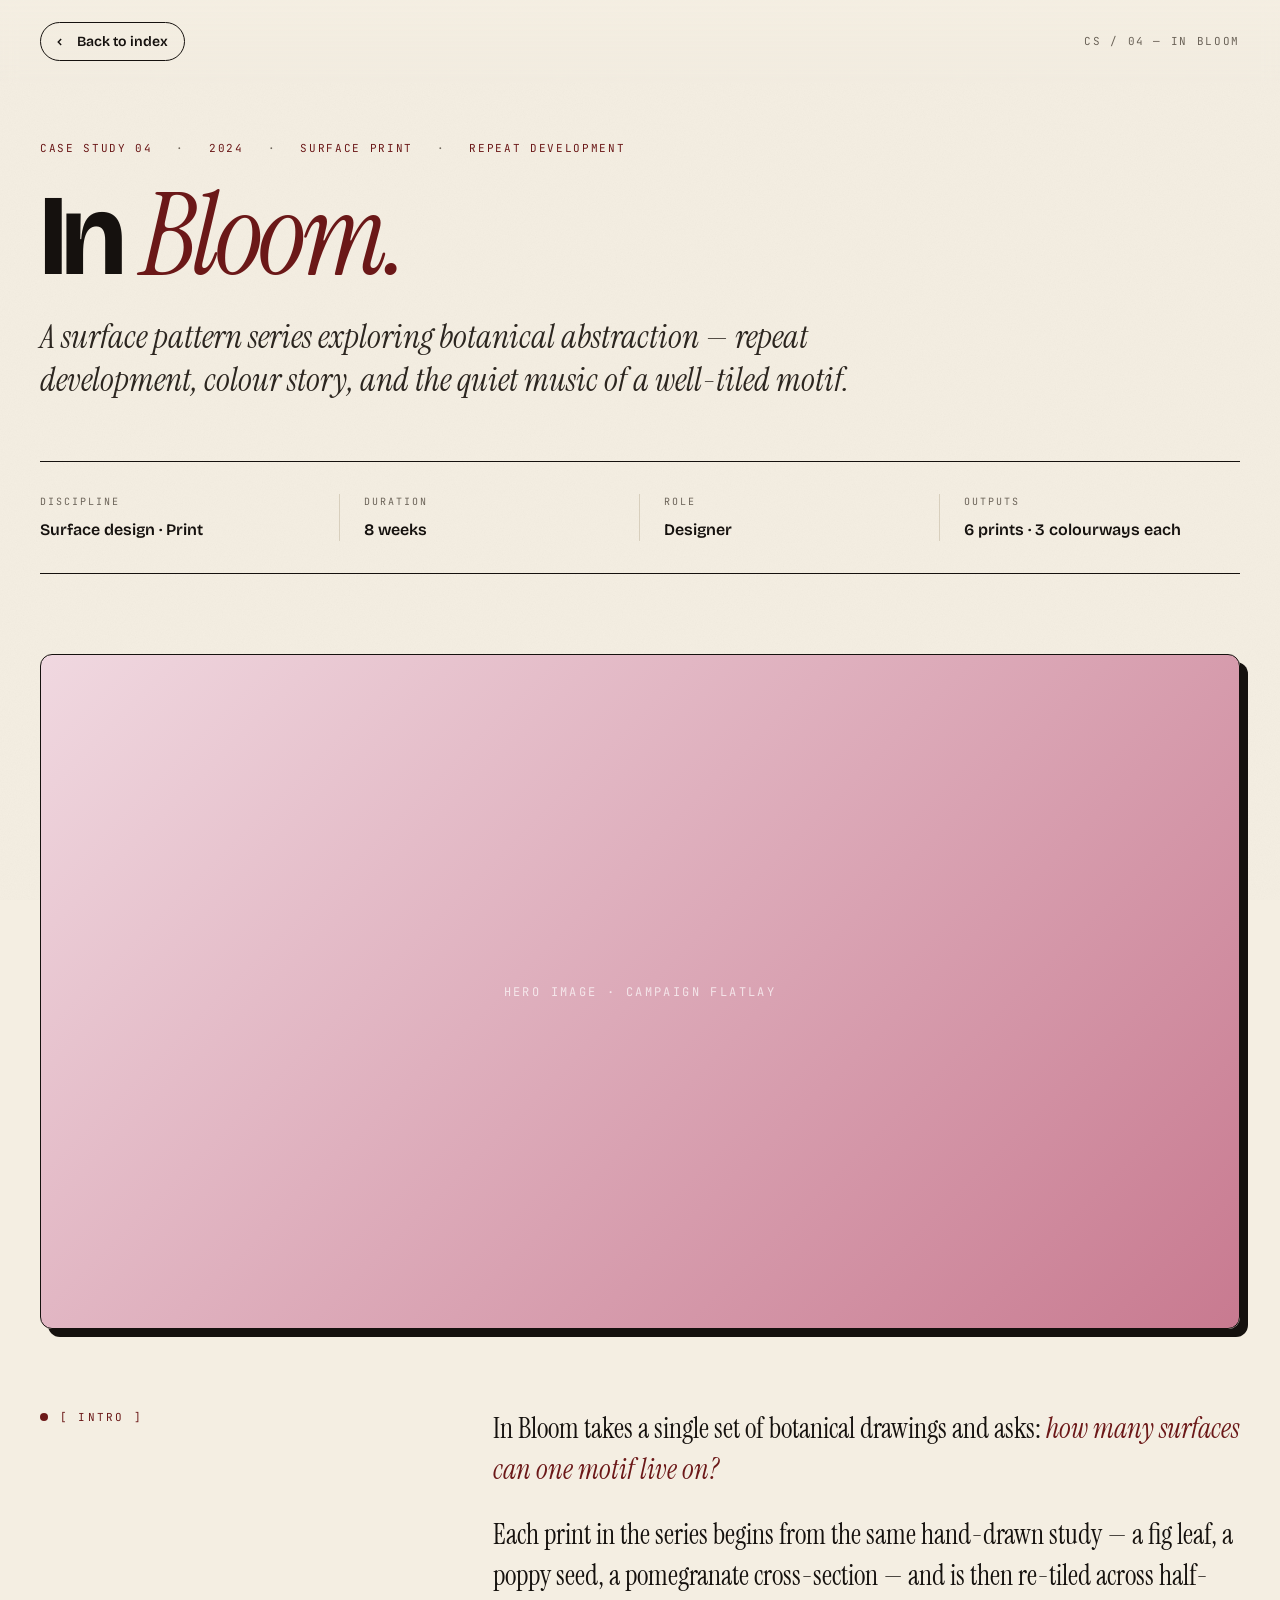
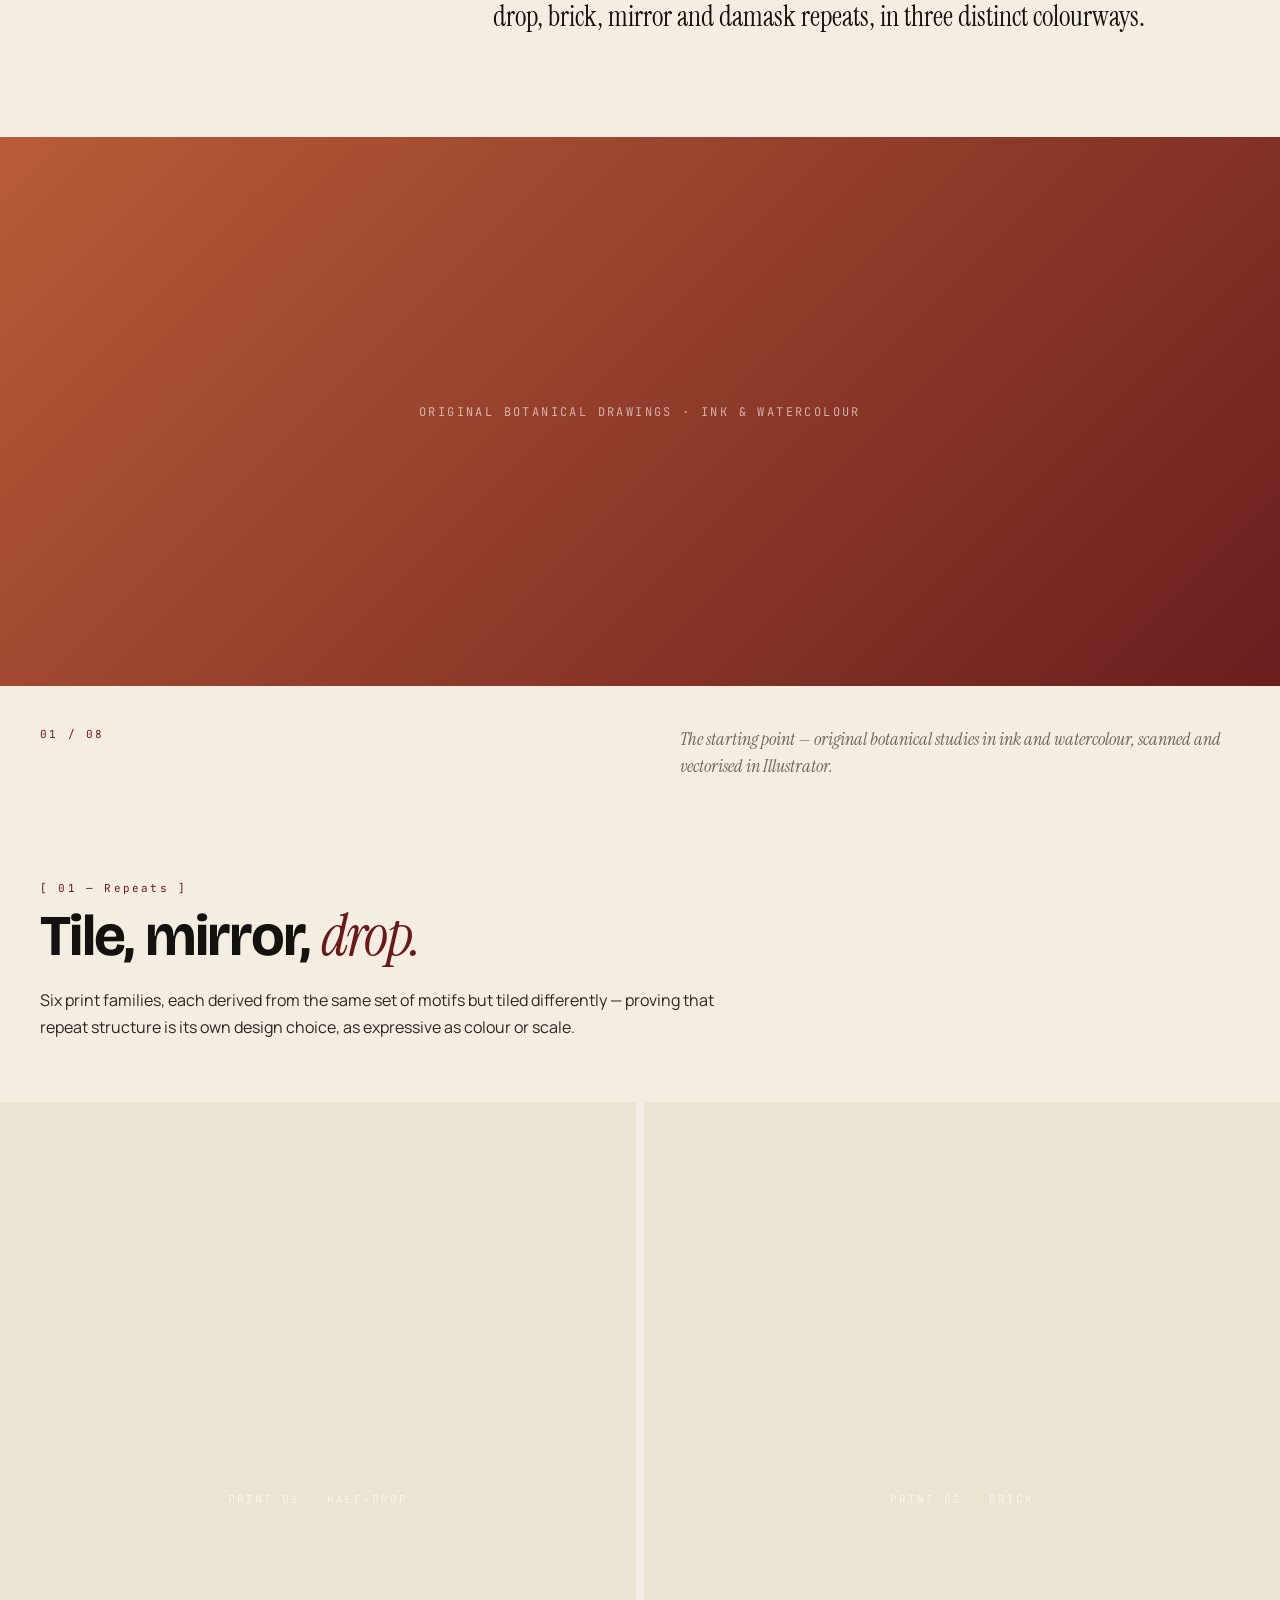
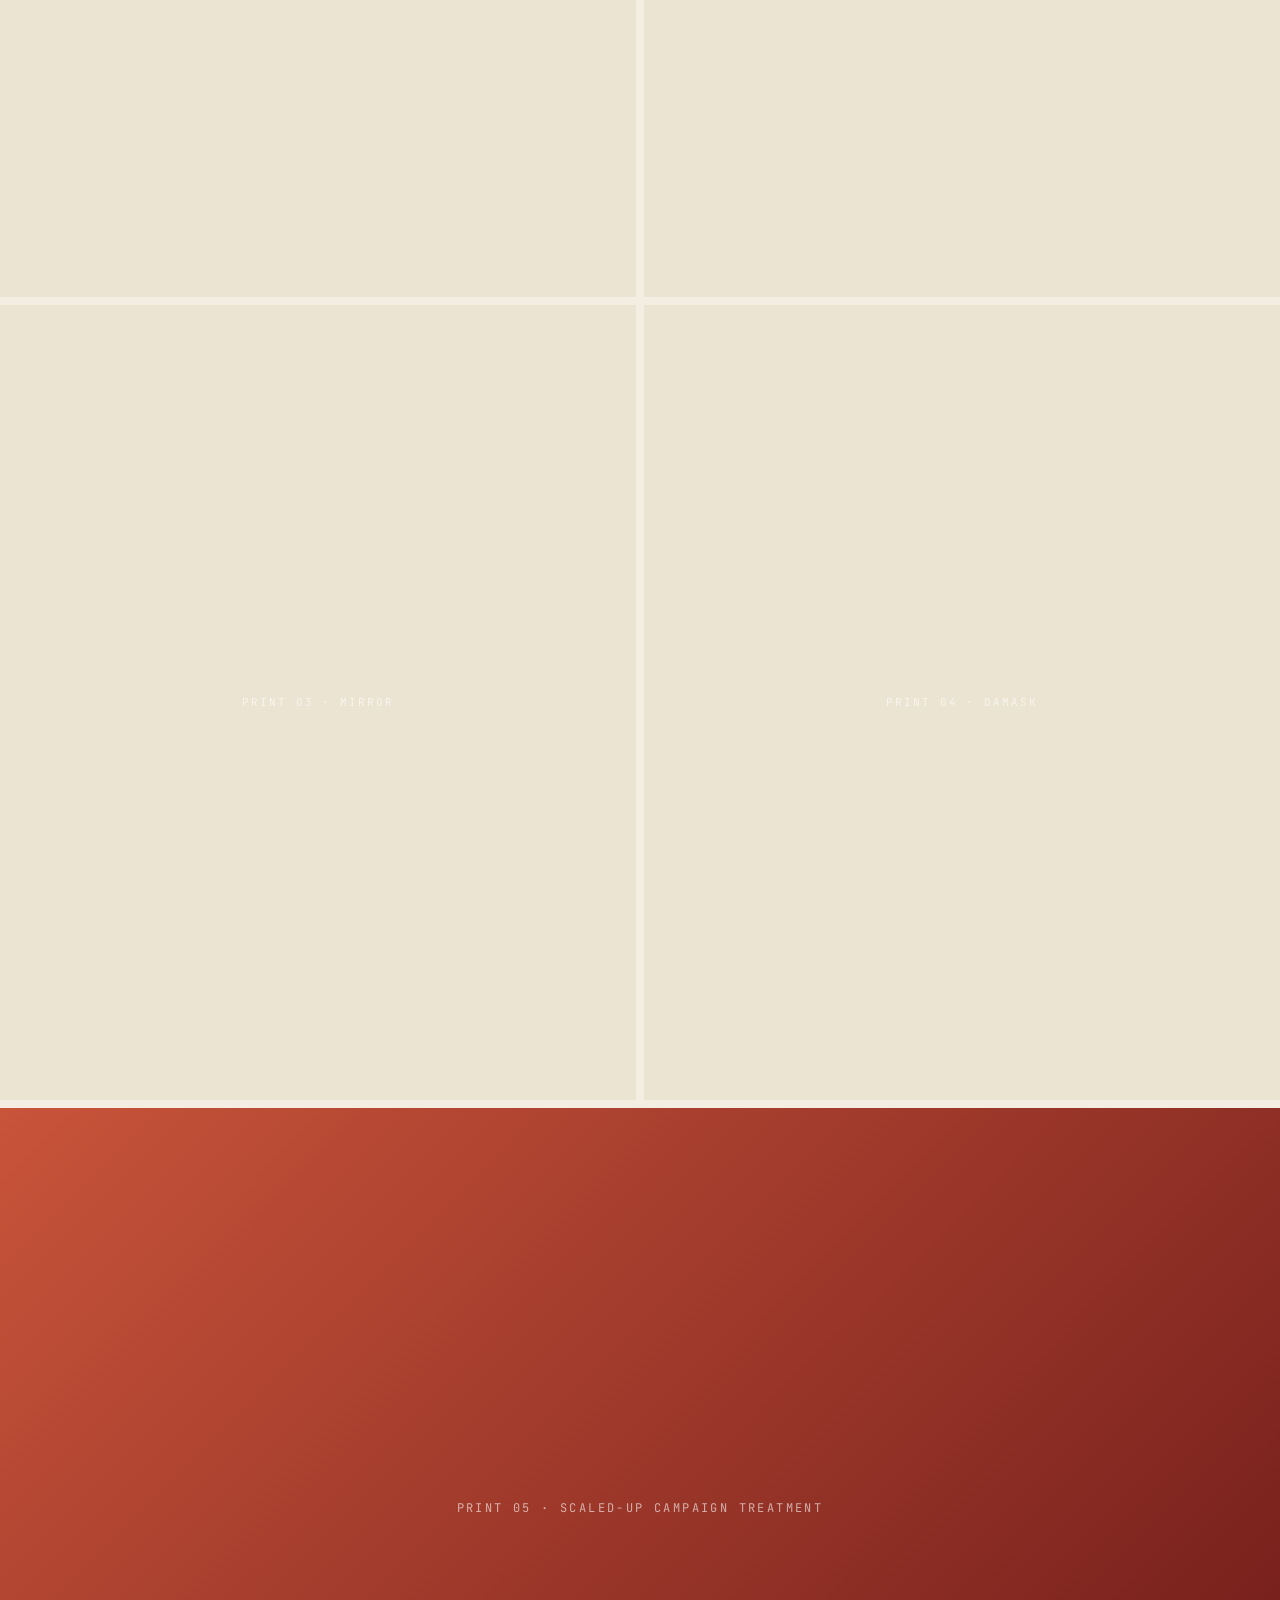
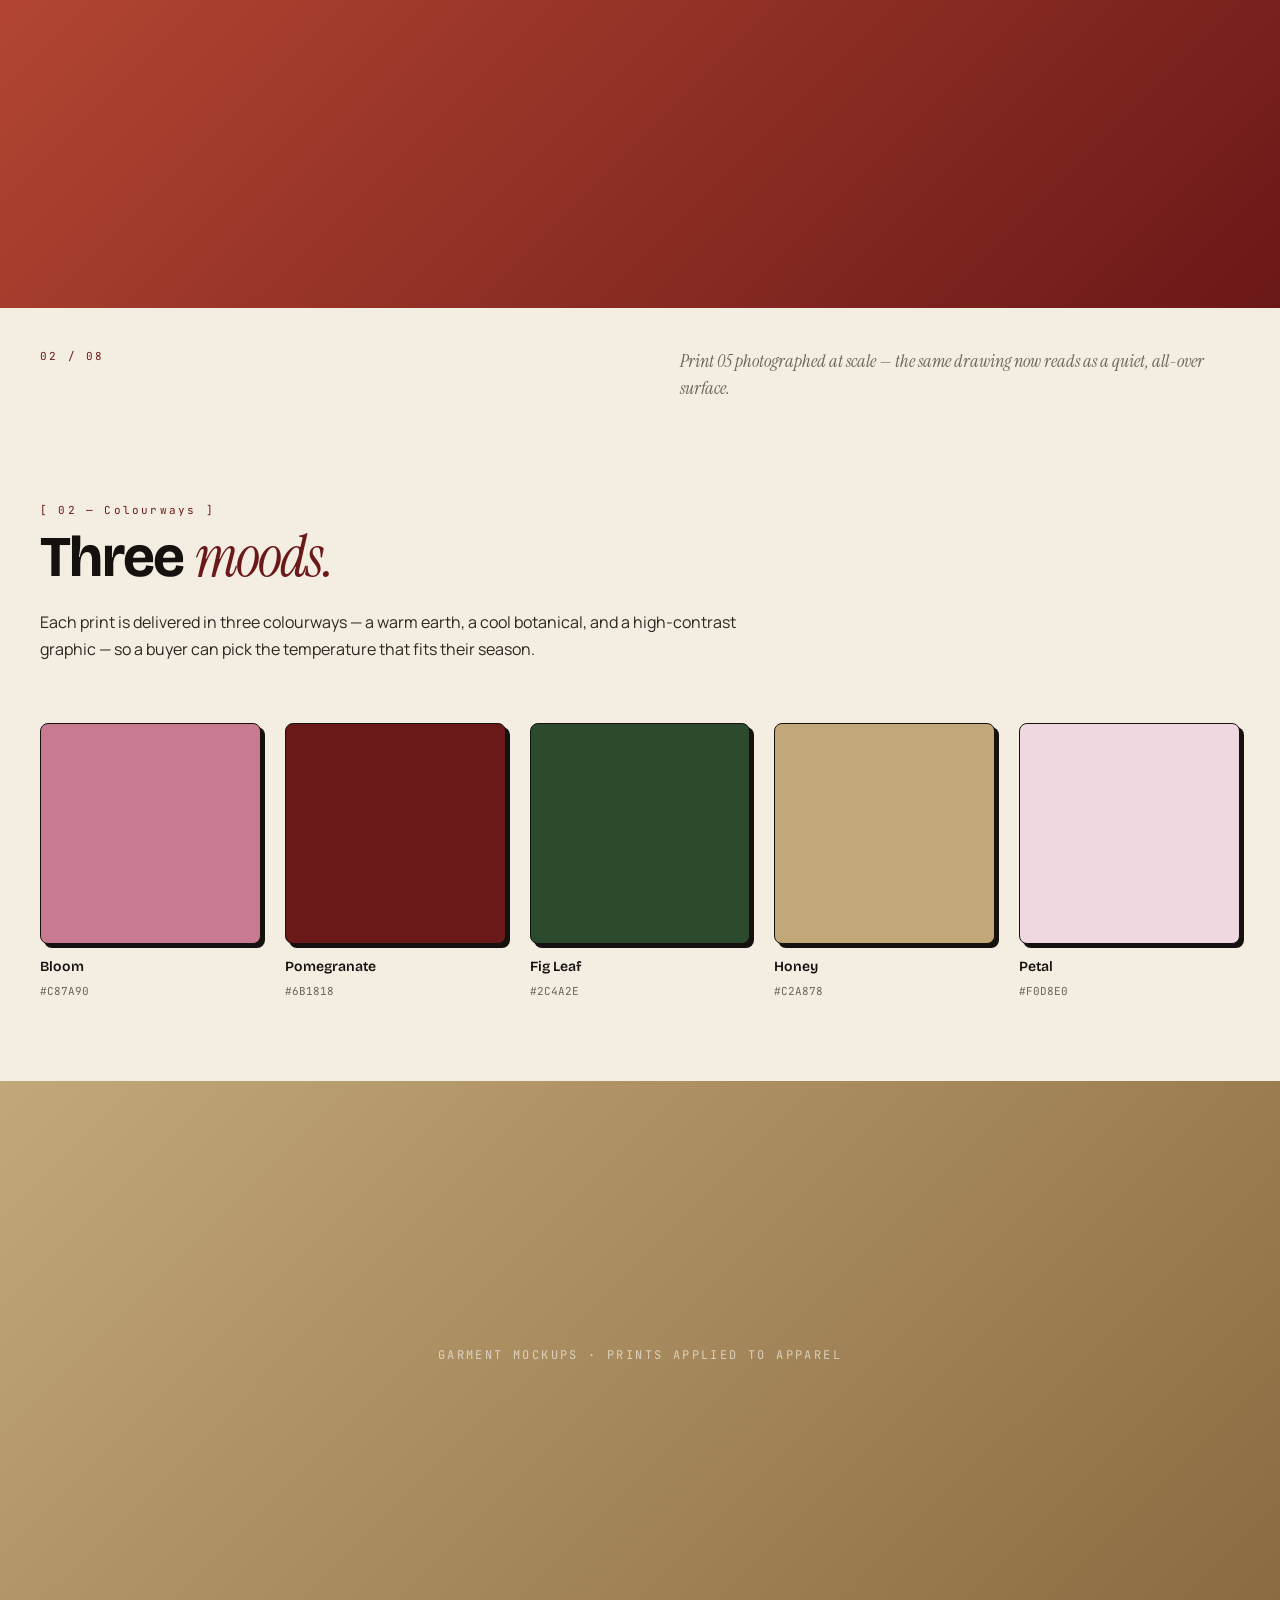
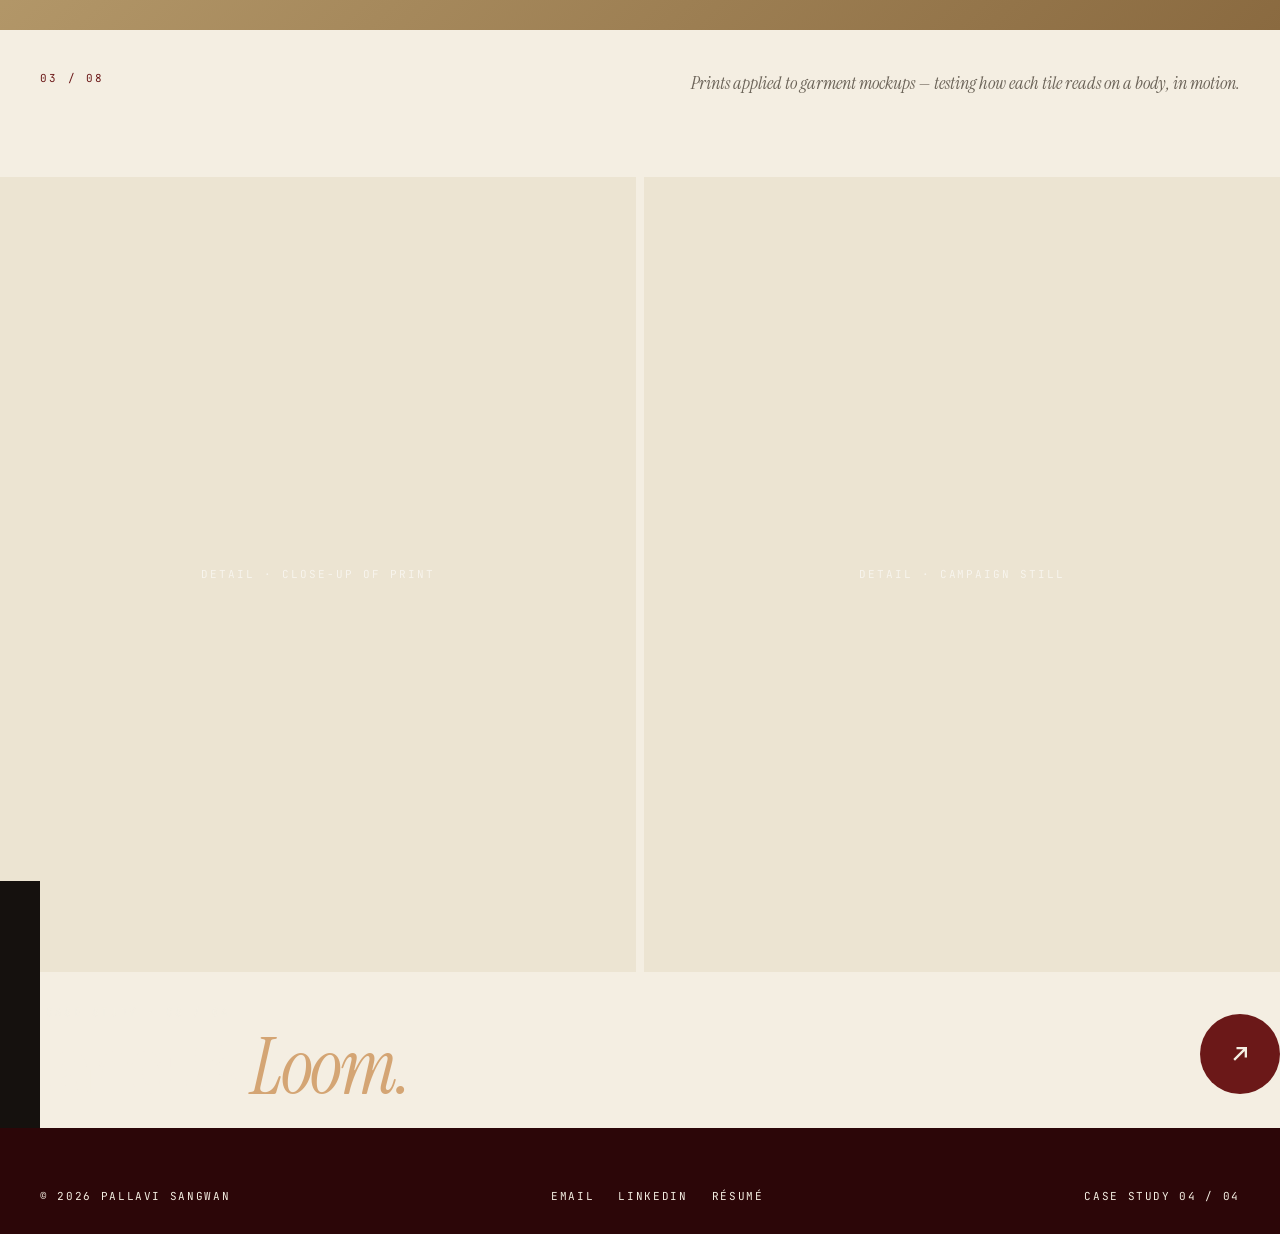
<file: case-studies/print-design.html>
<!DOCTYPE html>
<html lang="en">
<head>
<meta charset="UTF-8" />
<meta name="viewport" content="width=device-width, initial-scale=1.0" />
<title>In Bloom — Surface Pattern &amp; Print Series · Pallavi Sangwan</title>
<link rel="preconnect" href="https://fonts.googleapis.com" />
<link rel="preconnect" href="https://fonts.gstatic.com" crossorigin />
<link href="https://fonts.googleapis.com/css2?family=Instrument+Serif:ital@0;1&family=Bricolage+Grotesque:opsz,wght@12..96,300;12..96,400;12..96,500;12..96,600;12..96,700;12..96,800&family=Manrope:wght@300;400;500;600;700&family=JetBrains+Mono:wght@400;500&display=swap" rel="stylesheet" />
<link rel="stylesheet" href="case-study.css" />
</head>
<body>

<nav class="cs-topnav">
  <a href="../index.html" class="cs-back">
    <svg viewBox="0 0 24 24" fill="none" stroke="currentColor" stroke-width="2.4"><path d="M14 7l-5 5 5 5"/></svg>
    Back to index
  </a>
  <span class="cs-topnav-meta">CS / 04 — In Bloom</span>
</nav>

<header class="cs-hero" data-screen-label="CS04 Hero">
  <div class="cs-hero-meta">
    <span>Case Study 04</span>
    <span>2024</span>
    <span>Surface Print</span>
    <span>Repeat development</span>
  </div>
  <h1 class="cs-hero-title">In <span class="ital">Bloom.</span></h1>
  <p class="cs-hero-tagline">A surface pattern series exploring botanical abstraction — repeat development, colour story, and the quiet music of a well-tiled motif.</p>

  <div class="cs-info">
    <div class="cs-info-item">
      <span class="cs-info-label">Discipline</span>
      <span class="cs-info-value">Surface design · Print</span>
    </div>
    <div class="cs-info-item">
      <span class="cs-info-label">Duration</span>
      <span class="cs-info-value">8 weeks</span>
    </div>
    <div class="cs-info-item">
      <span class="cs-info-label">Role</span>
      <span class="cs-info-value">Designer</span>
    </div>
    <div class="cs-info-item">
      <span class="cs-info-label">Outputs</span>
      <span class="cs-info-value">6 prints · 3 colourways each</span>
    </div>
  </div>
</header>

<div class="cs-hero-image">
  <div class="cs-hero-image-frame bg-5" data-label="Hero image · campaign flatlay"></div>
</div>

<section class="cs-intro">
  <span class="cs-intro-label">[ Intro ]</span>
  <div class="cs-intro-text">
    <p>In Bloom takes a single set of botanical drawings and asks: <em>how many surfaces can one motif live on?</em></p>
    <p>Each print in the series begins from the same hand-drawn study — a fig leaf, a poppy seed, a pomegranate cross-section — and is then re-tiled across half-drop, brick, mirror and damask repeats, in three distinct colourways.</p>
  </div>
</section>

<div class="cs-fullbleed wide bg-9" data-label="Original botanical drawings · ink &amp; watercolour"></div>
<div class="cs-caption">
  <span class="cs-caption-num">01 / 08</span>
  <p class="cs-caption-text">The starting point — original botanical studies in ink and watercolour, scanned and vectorised in Illustrator.</p>
</div>

<div class="cs-mid-head">
  <span class="cs-mid-num">[ 01 — Repeats ]</span>
  <h2 class="cs-mid-title">Tile, mirror, <span class="ital">drop.</span></h2>
  <p class="cs-mid-body">Six print families, each derived from the same set of motifs but tiled differently — proving that repeat structure is its own design choice, as expressive as colour or scale.</p>
</div>

<div class="cs-pair">
  <div class="bg-5" data-label="Print 01 · half-drop"></div>
  <div class="bg-7" data-label="Print 02 · brick"></div>
</div>
<div class="cs-pair">
  <div class="bg-3" data-label="Print 03 · mirror"></div>
  <div class="bg-2" data-label="Print 04 · damask"></div>
</div>

<div class="cs-fullbleed med bg-1" data-label="Print 05 · scaled-up campaign treatment"></div>
<div class="cs-caption">
  <span class="cs-caption-num">02 / 08</span>
  <p class="cs-caption-text">Print 05 photographed at scale — the same drawing now reads as a quiet, all-over surface.</p>
</div>

<div class="cs-mid-head">
  <span class="cs-mid-num">[ 02 — Colourways ]</span>
  <h2 class="cs-mid-title">Three <span class="ital">moods.</span></h2>
  <p class="cs-mid-body">Each print is delivered in three colourways — a warm earth, a cool botanical, and a high-contrast graphic — so a buyer can pick the temperature that fits their season.</p>
</div>

<div class="cs-palette">
  <div class="cs-palette-item">
    <div class="cs-palette-swatch" style="background:#c87a90"></div>
    <span class="cs-palette-name">Bloom</span>
    <span class="cs-palette-hex">#C87A90</span>
  </div>
  <div class="cs-palette-item">
    <div class="cs-palette-swatch" style="background:#6b1818"></div>
    <span class="cs-palette-name">Pomegranate</span>
    <span class="cs-palette-hex">#6B1818</span>
  </div>
  <div class="cs-palette-item">
    <div class="cs-palette-swatch" style="background:#2c4a2e"></div>
    <span class="cs-palette-name">Fig Leaf</span>
    <span class="cs-palette-hex">#2C4A2E</span>
  </div>
  <div class="cs-palette-item">
    <div class="cs-palette-swatch" style="background:#c2a878"></div>
    <span class="cs-palette-name">Honey</span>
    <span class="cs-palette-hex">#C2A878</span>
  </div>
  <div class="cs-palette-item">
    <div class="cs-palette-swatch" style="background:#f0d8e0"></div>
    <span class="cs-palette-name">Petal</span>
    <span class="cs-palette-hex">#F0D8E0</span>
  </div>
</div>

<div class="cs-fullbleed wide bg-10" data-label="Garment mockups · prints applied to apparel"></div>
<div class="cs-caption">
  <span class="cs-caption-num">03 / 08</span>
  <p class="cs-caption-text">Prints applied to garment mockups — testing how each tile reads on a body, in motion.</p>
</div>

<div class="cs-pair">
  <div class="bg-9" data-label="Detail · close-up of print"></div>
  <div class="bg-1" data-label="Detail · campaign still"></div>
</div>

<a href="explorations.html" class="cs-next">
  <div class="cs-next-inner">
    <div>
      <div class="cs-next-eyebrow">Next case study · CS / 04</div>
      <h3 class="cs-next-title">Hand &amp; <span class="ital">Loom.</span></h3>
    </div>
    <span class="cs-next-arrow" aria-hidden="true">
      <svg viewBox="0 0 24 24" fill="none" stroke="currentColor" stroke-width="2"><path d="M7 17L17 7M9 7h8v8"/></svg>
    </span>
  </div>
</a>

<footer class="cs-footer">
  <div class="cs-footer-inner">
    <span>© 2026 Pallavi Sangwan</span>
    <div class="cs-footer-links">
      <a href="mailto:pallavisangwan1@gmail.com">Email</a>
      <a href="https://www.linkedin.com/in/pallavi-sangwan-88a094318/" target="_blank" rel="noopener">LinkedIn</a>
      <a href="../assets/Pallavi-Sangwan-Resume.pdf" download>Résumé</a>
    </div>
    <span>Case Study 04 / 04</span>
  </div>
</footer>

</body>
</html>
</file>
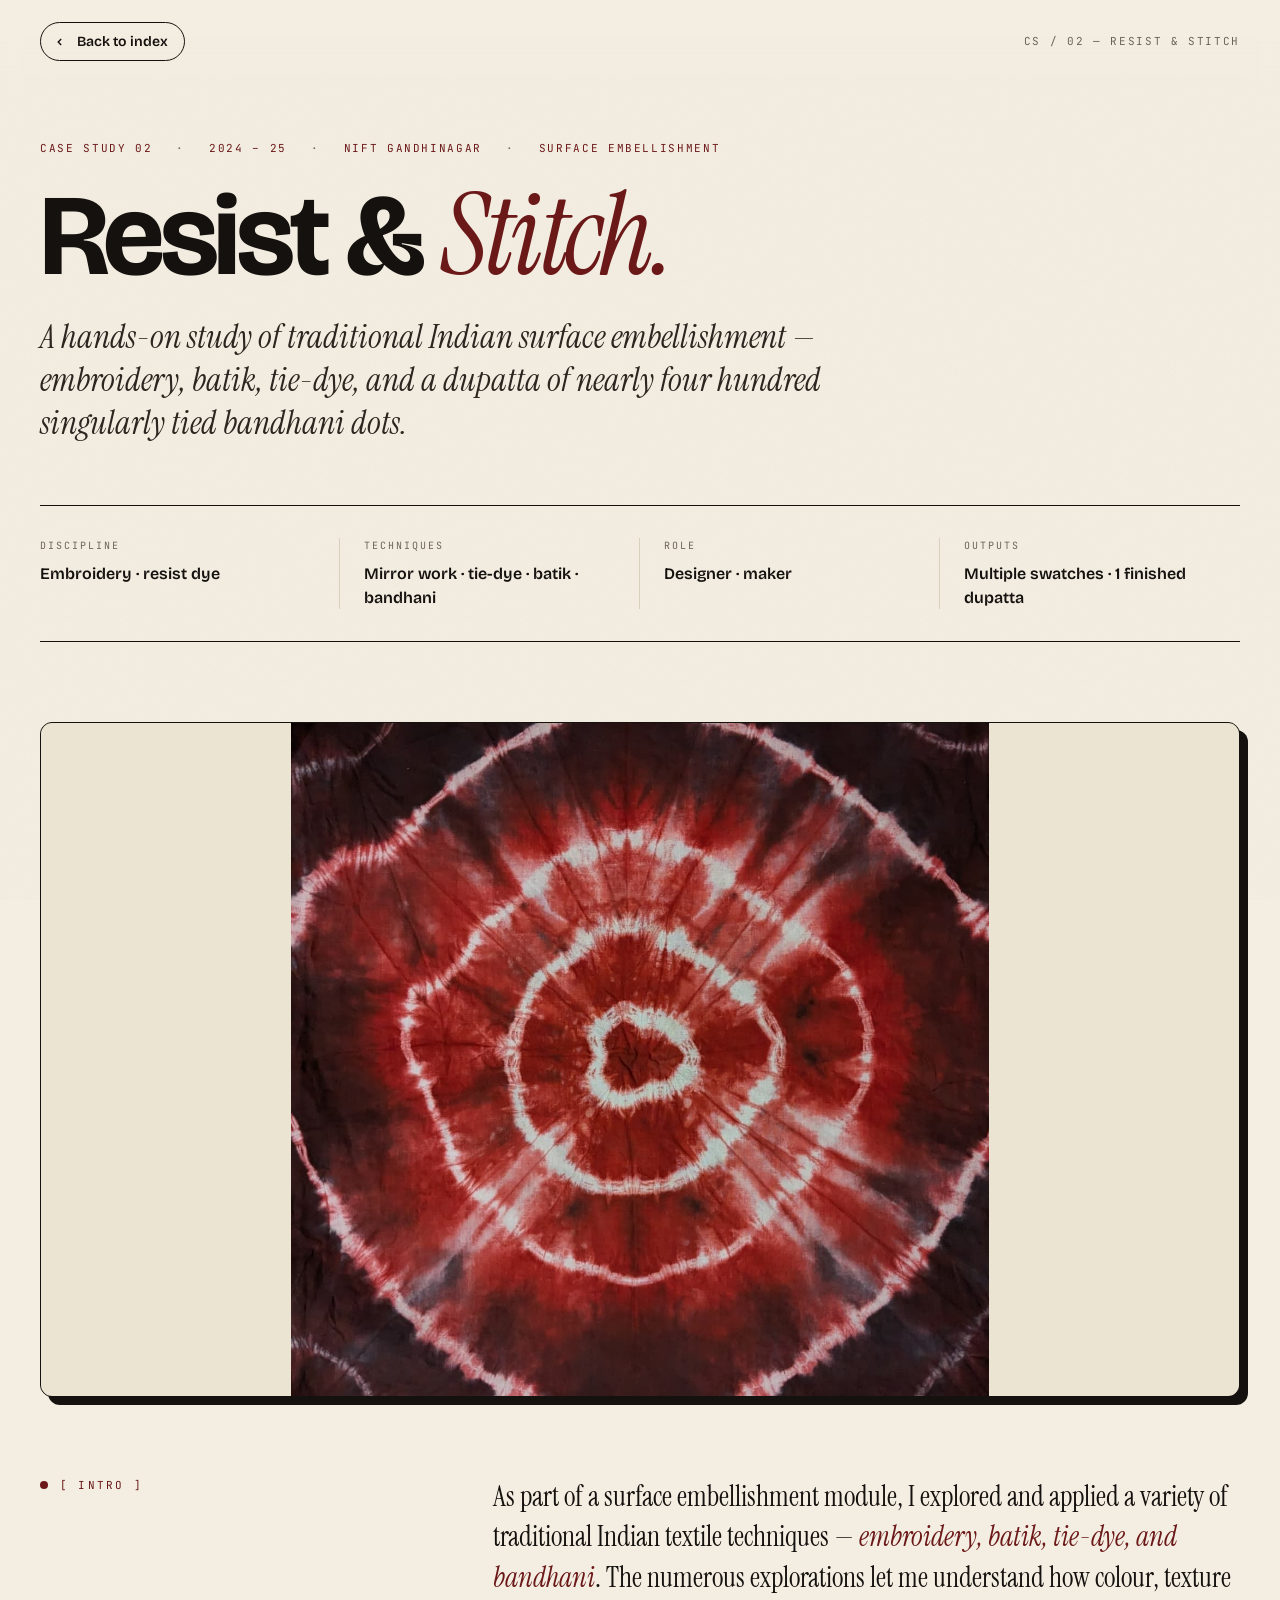
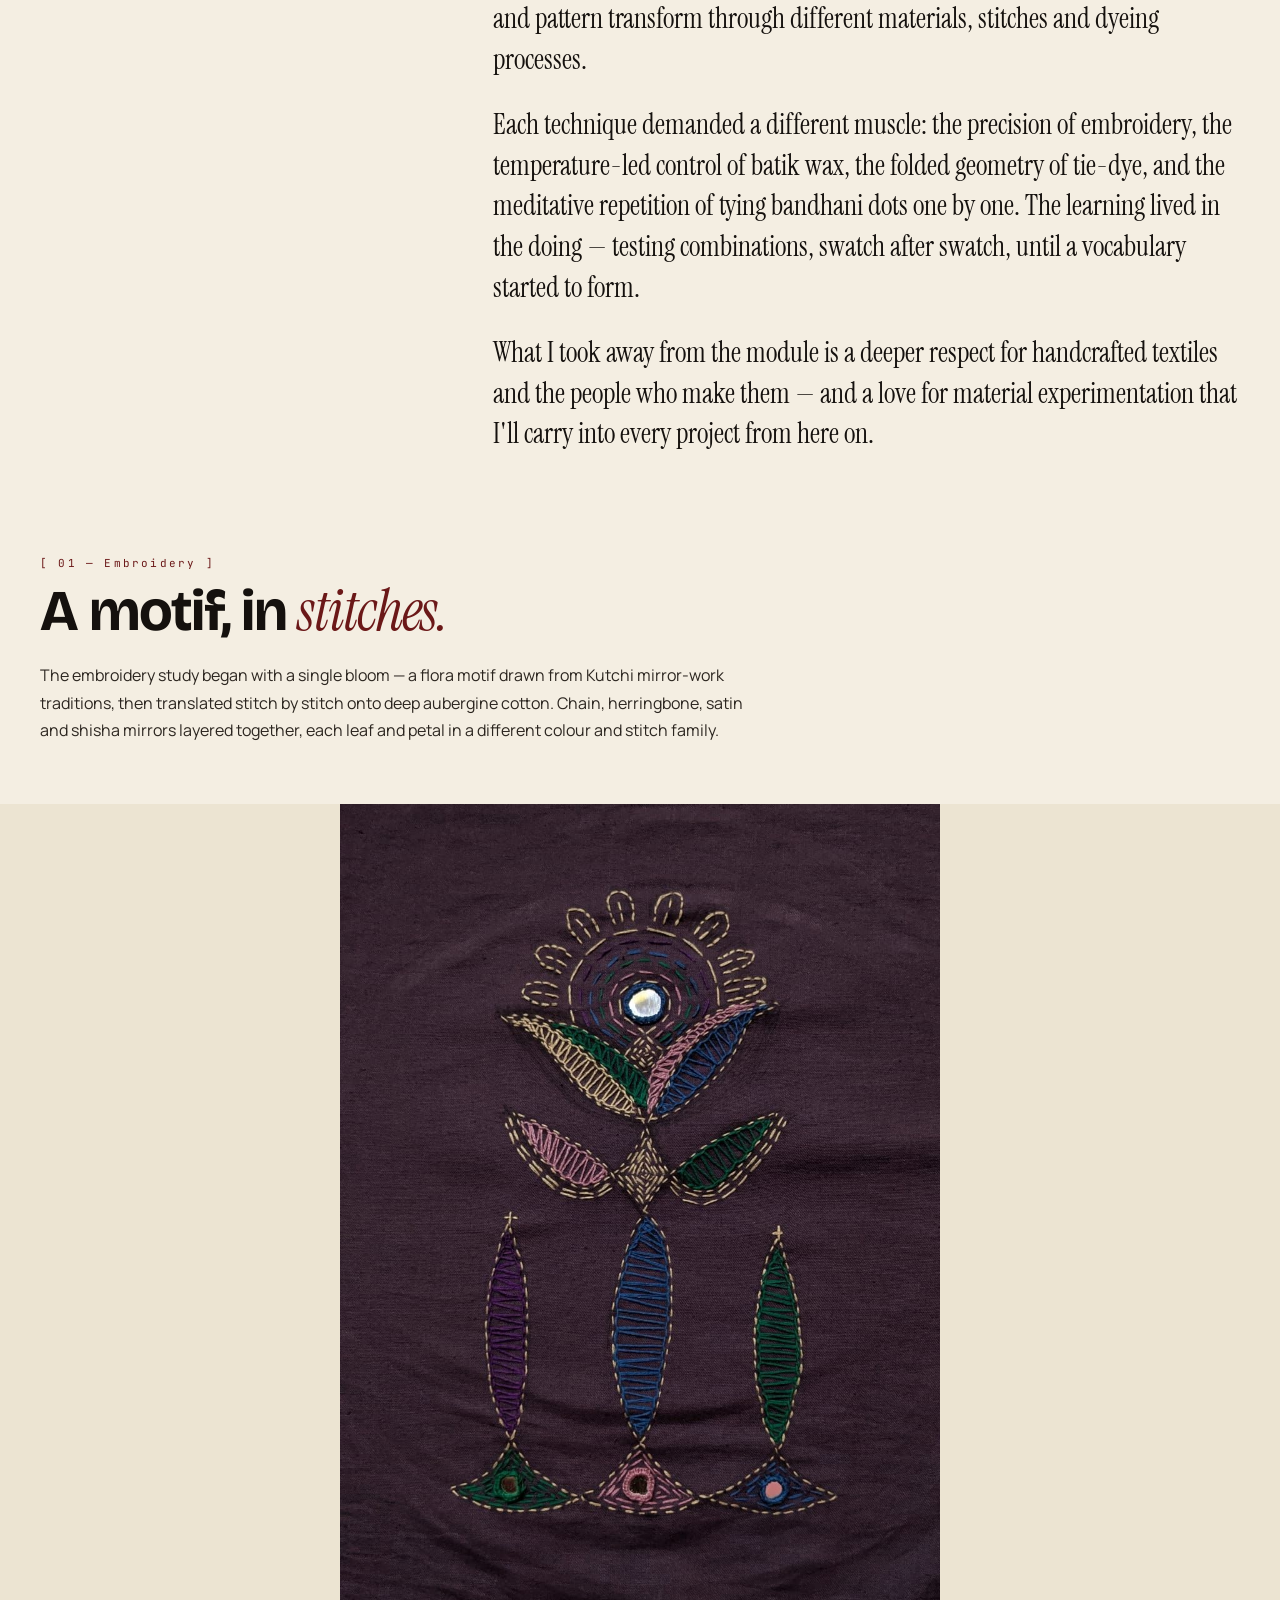
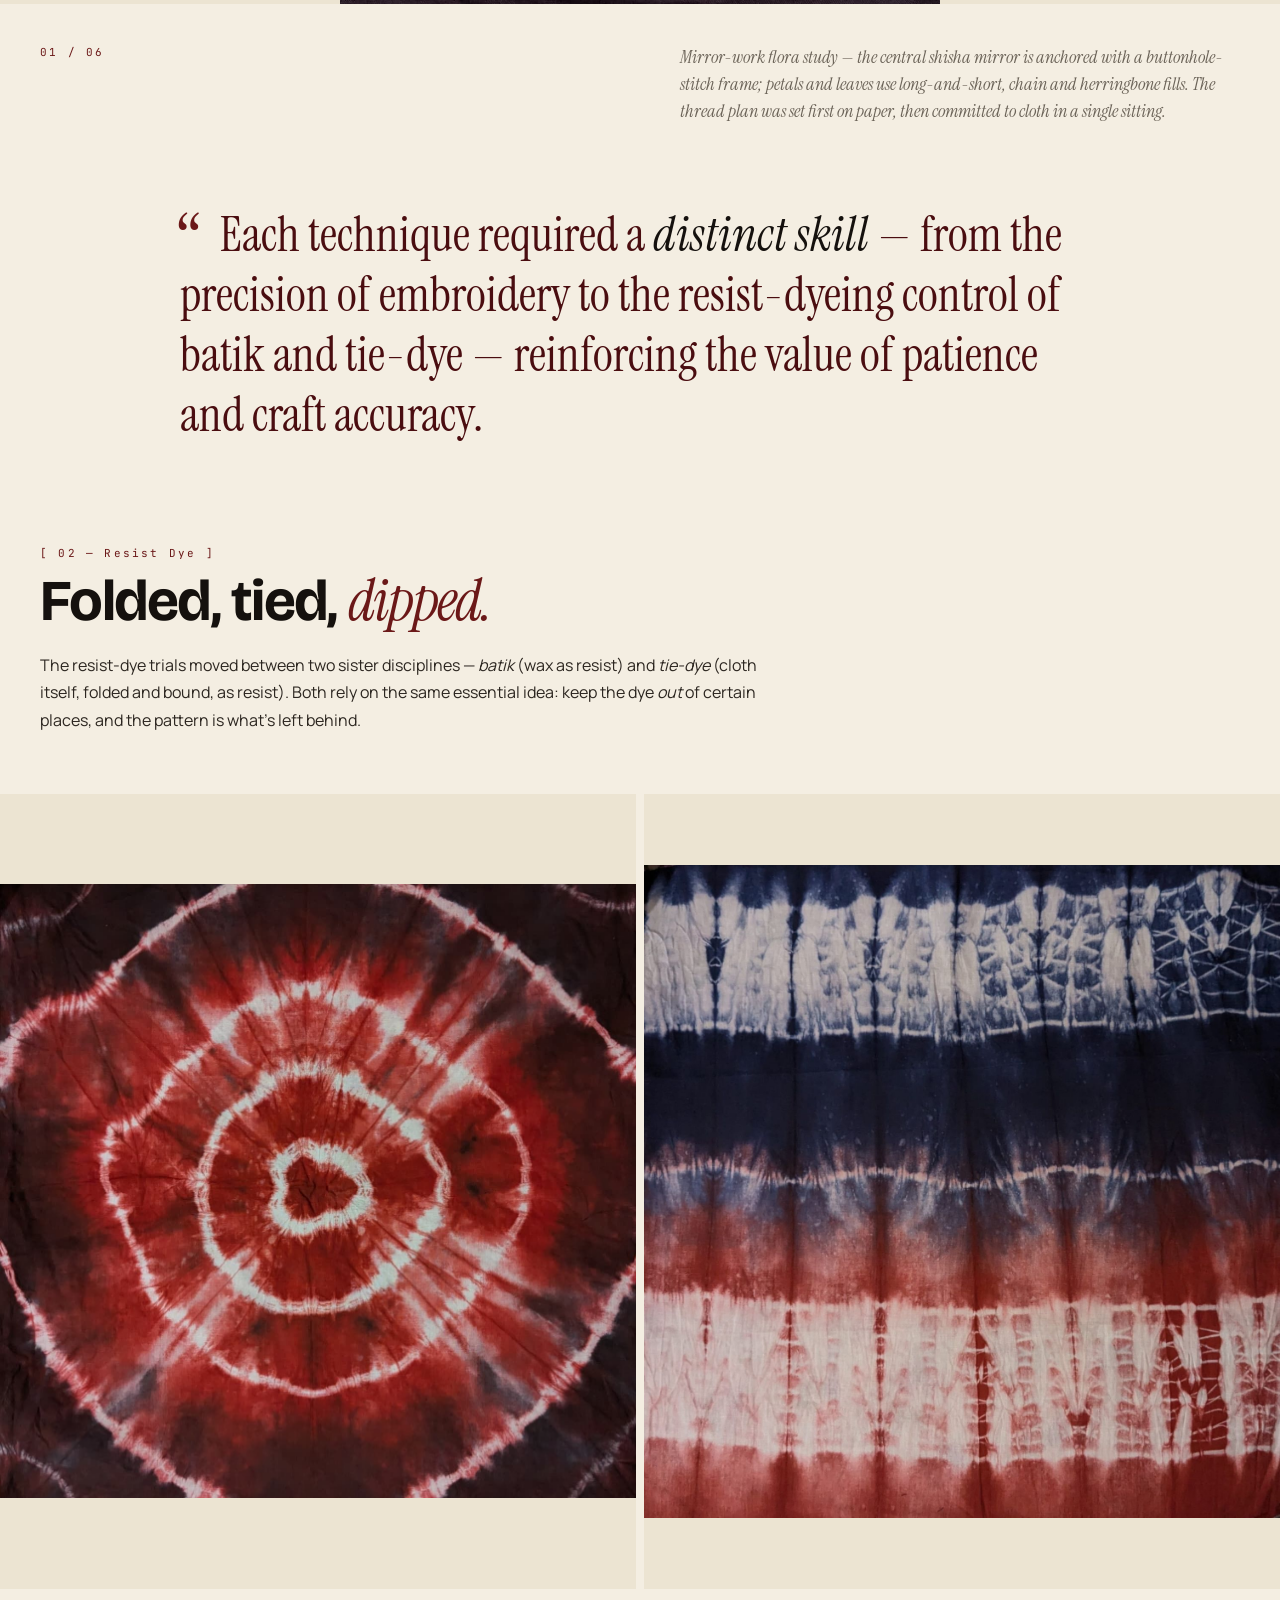
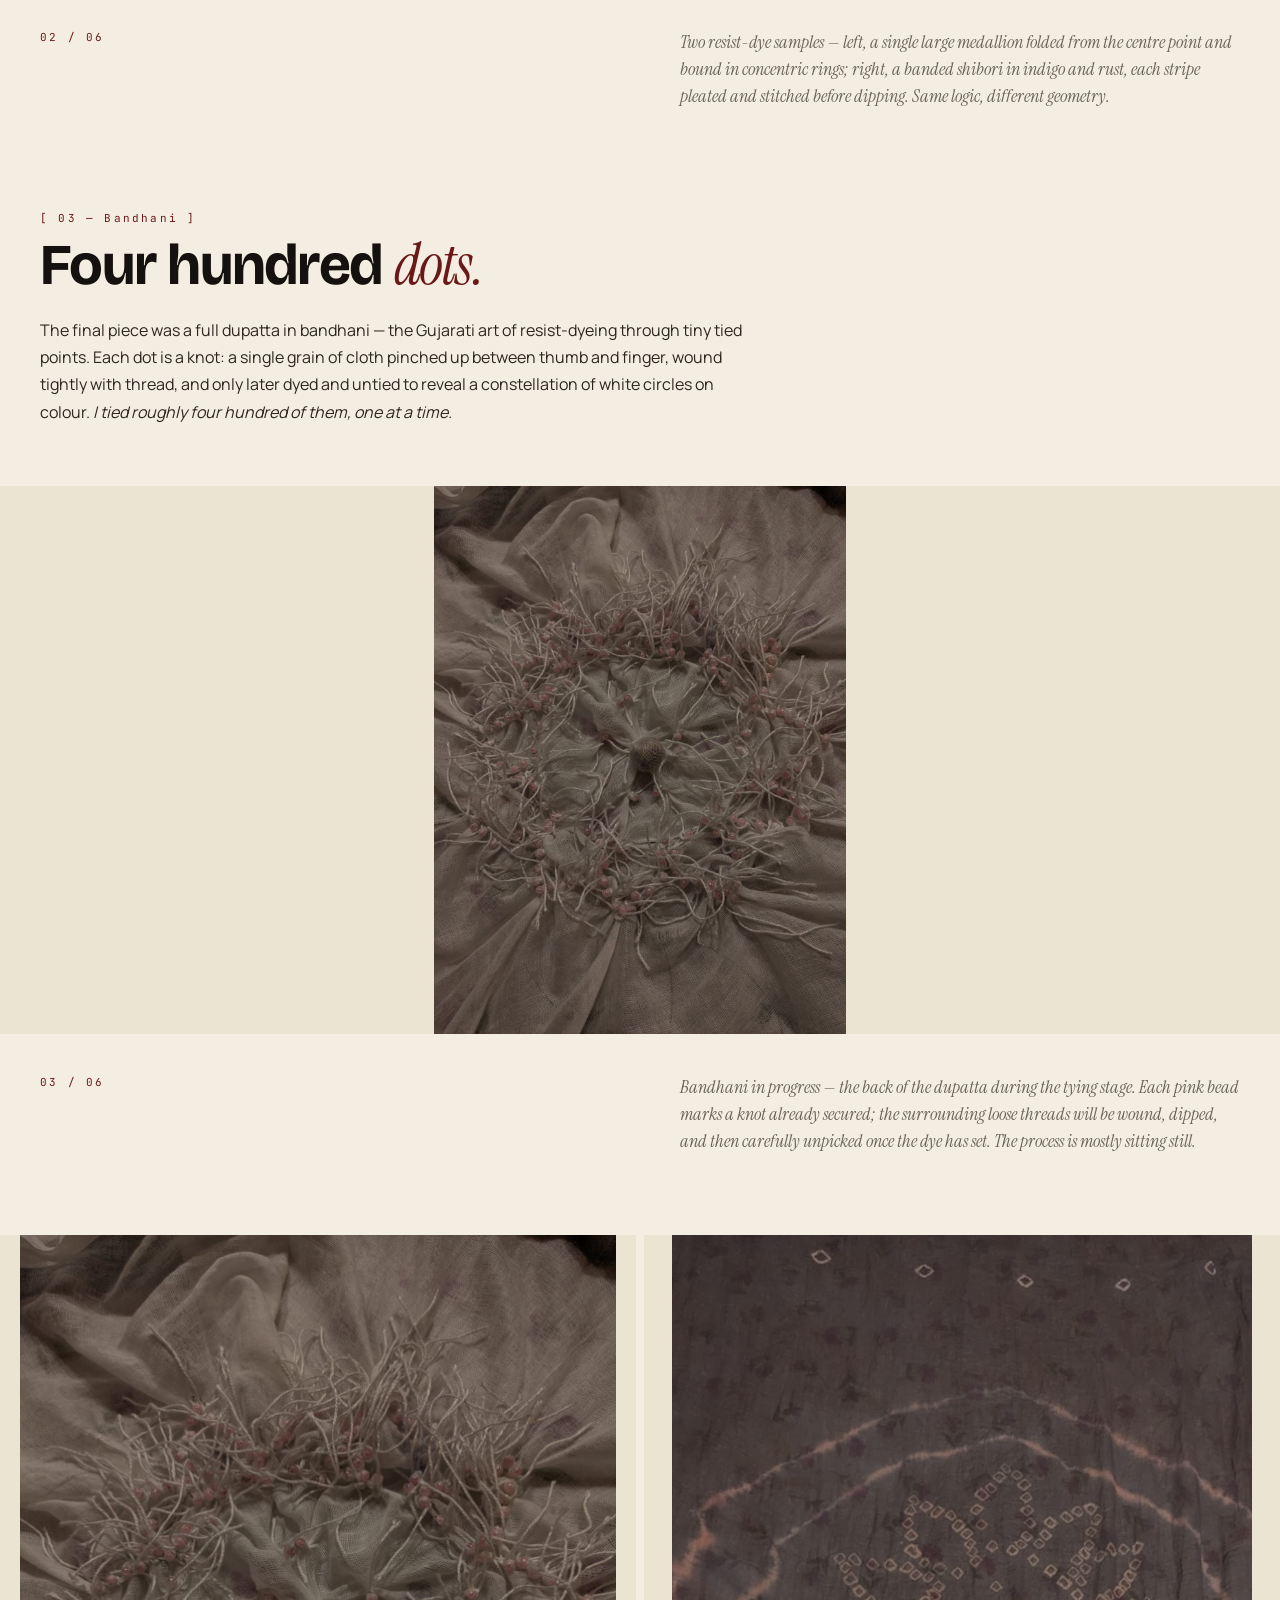
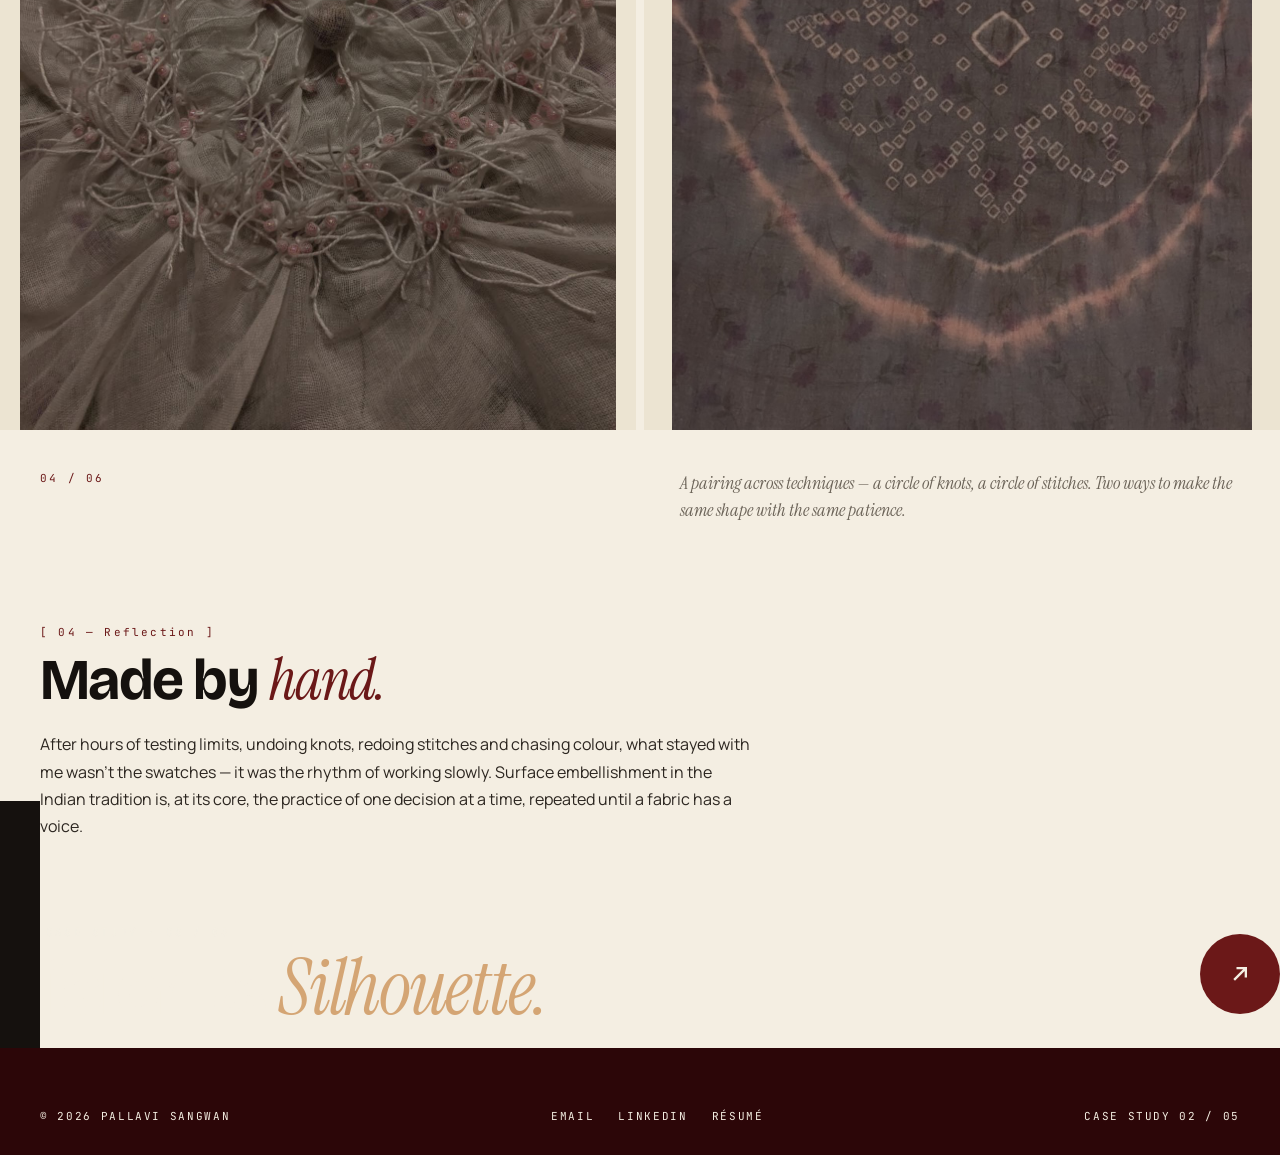
<file: case-studies/tribal-garment.html>
<!DOCTYPE html>
<html lang="en">
<head>
<meta charset="UTF-8" />
<meta name="viewport" content="width=device-width, initial-scale=1.0" />
<title>Resist &amp; Stitch — Surface Embellishment · Pallavi Sangwan</title>
<link rel="preconnect" href="https://fonts.googleapis.com" />
<link rel="preconnect" href="https://fonts.gstatic.com" crossorigin />
<link href="https://fonts.googleapis.com/css2?family=Instrument+Serif:ital@0;1&family=Bricolage+Grotesque:opsz,wght@12..96,300;12..96,400;12..96,500;12..96,600;12..96,700;12..96,800&family=Manrope:wght@300;400;500;600;700&family=JetBrains+Mono:wght@400;500&display=swap" rel="stylesheet" />
<link rel="stylesheet" href="case-study.css" />
</head>
<body>

<nav class="cs-topnav">
  <a href="../index.html" class="cs-back">
    <svg viewBox="0 0 24 24" fill="none" stroke="currentColor" stroke-width="2.4"><path d="M14 7l-5 5 5 5"/></svg>
    Back to index
  </a>
  <span class="cs-topnav-meta">CS / 02 — Resist &amp; Stitch</span>
</nav>

<header class="cs-hero" data-screen-label="CS02 Hero">
  <div class="cs-hero-meta">
    <span>Case Study 02</span>
    <span>2024 – 25</span>
    <span>NIFT Gandhinagar</span>
    <span>Surface embellishment</span>
  </div>
  <h1 class="cs-hero-title">Resist &amp; <span class="ital">Stitch.</span></h1>
  <p class="cs-hero-tagline">A hands-on study of traditional Indian surface embellishment — embroidery, batik, tie-dye, and a dupatta of <em>nearly four hundred</em> singularly tied bandhani dots.</p>

  <div class="cs-info">
    <div class="cs-info-item">
      <span class="cs-info-label">Discipline</span>
      <span class="cs-info-value">Embroidery · resist dye</span>
    </div>
    <div class="cs-info-item">
      <span class="cs-info-label">Techniques</span>
      <span class="cs-info-value">Mirror work · tie-dye · batik · bandhani</span>
    </div>
    <div class="cs-info-item">
      <span class="cs-info-label">Role</span>
      <span class="cs-info-value">Designer · maker</span>
    </div>
    <div class="cs-info-item">
      <span class="cs-info-label">Outputs</span>
      <span class="cs-info-value">Multiple swatches · 1 finished dupatta</span>
    </div>
  </div>
</header>

<div class="cs-hero-image">
  <div class="cs-hero-image-frame">
    <img src="../assets/cs02/tie-dye-circular.jpeg" alt="Large circular tie-dye medallion in deep maroon and red on dark cloth, with concentric rings of resist patterning" />
  </div>
</div>

<section class="cs-intro">
  <span class="cs-intro-label">[ Intro ]</span>
  <div class="cs-intro-text">
    <p>As part of a surface embellishment module, I explored and applied a variety of traditional Indian textile techniques — <em>embroidery, batik, tie-dye, and bandhani</em>. The numerous explorations let me understand how colour, texture and pattern transform through different materials, stitches and dyeing processes.</p>
    <p>Each technique demanded a different muscle: the precision of embroidery, the temperature-led control of batik wax, the folded geometry of tie-dye, and the meditative repetition of tying bandhani dots one by one. The learning lived in the doing — testing combinations, swatch after swatch, until a vocabulary started to form.</p>
    <p>What I took away from the module is a deeper respect for handcrafted textiles and the people who make them — and a love for material experimentation that I'll carry into every project from here on.</p>
  </div>
</section>

<div class="cs-mid-head">
  <span class="cs-mid-num">[ 01 — Embroidery ]</span>
  <h2 class="cs-mid-title">A motif, in <span class="ital">stitches.</span></h2>
  <p class="cs-mid-body">The embroidery study began with a single bloom — a flora motif drawn from Kutchi mirror-work traditions, then translated stitch by stitch onto deep aubergine cotton. Chain, herringbone, satin and shisha mirrors layered together, each leaf and petal in a different colour and stitch family.</p>
</div>

<div class="cs-fullbleed med">
  <img src="../assets/cs02/embroidery-flora.jpeg" alt="Hand-embroidered flora motif on deep aubergine cotton — a central flower with mirror inset, two side leaves and three pods below, worked in pink, blue, green, purple and gold thread" />
</div>
<div class="cs-caption">
  <span class="cs-caption-num">01 / 06</span>
  <p class="cs-caption-text">Mirror-work flora study — the central shisha mirror is anchored with a buttonhole-stitch frame; petals and leaves use long-and-short, chain and herringbone fills. The thread plan was set first on paper, then committed to cloth in a single sitting.</p>
</div>

<div class="cs-pullquote">
  Each technique required a <em>distinct skill</em> — from the precision of embroidery to the resist-dyeing control of batik and tie-dye — reinforcing the value of patience and craft accuracy.
</div>

<div class="cs-mid-head">
  <span class="cs-mid-num">[ 02 — Resist Dye ]</span>
  <h2 class="cs-mid-title">Folded, tied, <span class="ital">dipped.</span></h2>
  <p class="cs-mid-body">The resist-dye trials moved between two sister disciplines — <em>batik</em> (wax as resist) and <em>tie-dye</em> (cloth itself, folded and bound, as resist). Both rely on the same essential idea: keep the dye <em>out</em> of certain places, and the pattern is what's left behind.</p>
</div>

<div class="cs-pair">
  <div><img src="../assets/cs02/tie-dye-circular.jpeg" alt="Circular tie-dye medallion sample with concentric resist rings in deep red and maroon" /></div>
  <div><img src="../assets/cs02/tie-dye-stripes.jpeg" alt="Banded tie-dye sample with horizontal stripes of indigo, cream and rust, each band carrying a different shibori pattern" /></div>
</div>
<div class="cs-caption">
  <span class="cs-caption-num">02 / 06</span>
  <p class="cs-caption-text">Two resist-dye samples — left, a single large medallion folded from the centre point and bound in concentric rings; right, a banded shibori in indigo and rust, each stripe pleated and stitched before dipping. Same logic, different geometry.</p>
</div>

<div class="cs-mid-head">
  <span class="cs-mid-num">[ 03 — Bandhani ]</span>
  <h2 class="cs-mid-title">Four hundred <span class="ital">dots.</span></h2>
  <p class="cs-mid-body">The final piece was a full dupatta in bandhani — the Gujarati art of resist-dyeing through tiny tied points. Each dot is a knot: a single grain of cloth pinched up between thumb and finger, wound tightly with thread, and only later dyed and untied to reveal a constellation of white circles on colour. <em>I tied roughly four hundred of them, one at a time.</em></p>
</div>

<div class="cs-fullbleed wide">
  <img src="../assets/cs02/bandhani-detail.jpeg" alt="Close-up of bandhani in progress — hundreds of tiny knots tied across sheer muslin in a circular composition, with pink bead markers used to keep count of the rounds" />
</div>
<div class="cs-caption">
  <span class="cs-caption-num">03 / 06</span>
  <p class="cs-caption-text">Bandhani in progress — the back of the dupatta during the tying stage. Each pink bead marks a knot already secured; the surrounding loose threads will be wound, dipped, and then carefully unpicked once the dye has set. The process is mostly sitting still.</p>
</div>

<div class="cs-pair">
  <div><img src="../assets/cs02/bandhani-detail.jpeg" alt="Detail of bandhani knots clustered into a circular medallion shape" /></div>
  <div><img src="../assets/cs02/WhatsApp Image 2026-05-09 at 18.15.40.jpeg" alt="Embroidered floral motif with mirrored centre" /></div>
</div>
<div class="cs-caption">
  <span class="cs-caption-num">04 / 06</span>
  <p class="cs-caption-text">A pairing across techniques — a circle of knots, a circle of stitches. Two ways to make the same shape with the same patience.</p>
</div>

<div class="cs-mid-head">
  <span class="cs-mid-num">[ 04 — Reflection ]</span>
  <h2 class="cs-mid-title">Made by <span class="ital">hand.</span></h2>
  <p class="cs-mid-body">After hours of testing limits, undoing knots, redoing stitches and chasing colour, what stayed with me wasn't the swatches — it was the rhythm of working slowly. Surface embellishment in the Indian tradition is, at its core, the practice of one decision at a time, repeated until a fabric has a voice.</p>
</div>

<a href="alexander-mcqueen.html" class="cs-next">
  <div class="cs-next-inner">
    <div>
      <div class="cs-next-eyebrow">Next case study · CS / 03</div>
      <h3 class="cs-next-title">Vision &amp; <span class="ital">Silhouette.</span></h3>
    </div>
    <span class="cs-next-arrow" aria-hidden="true">
      <svg viewBox="0 0 24 24" fill="none" stroke="currentColor" stroke-width="2"><path d="M7 17L17 7M9 7h8v8"/></svg>
    </span>
  </div>
</a>

<footer class="cs-footer">
  <div class="cs-footer-inner">
    <span>© 2026 Pallavi Sangwan</span>
    <div class="cs-footer-links">
      <a href="mailto:pallavisangwan1@gmail.com">Email</a>
      <a href="https://www.linkedin.com/in/pallavi-sangwan-88a094318/" target="_blank" rel="noopener">LinkedIn</a>
      <a href="../assets/Pallavi-Sangwan-Resume.pdf" download>Résumé</a>
    </div>
    <span>Case Study 02 / 05</span>
  </div>
</footer>

</body>
</html>
</file>
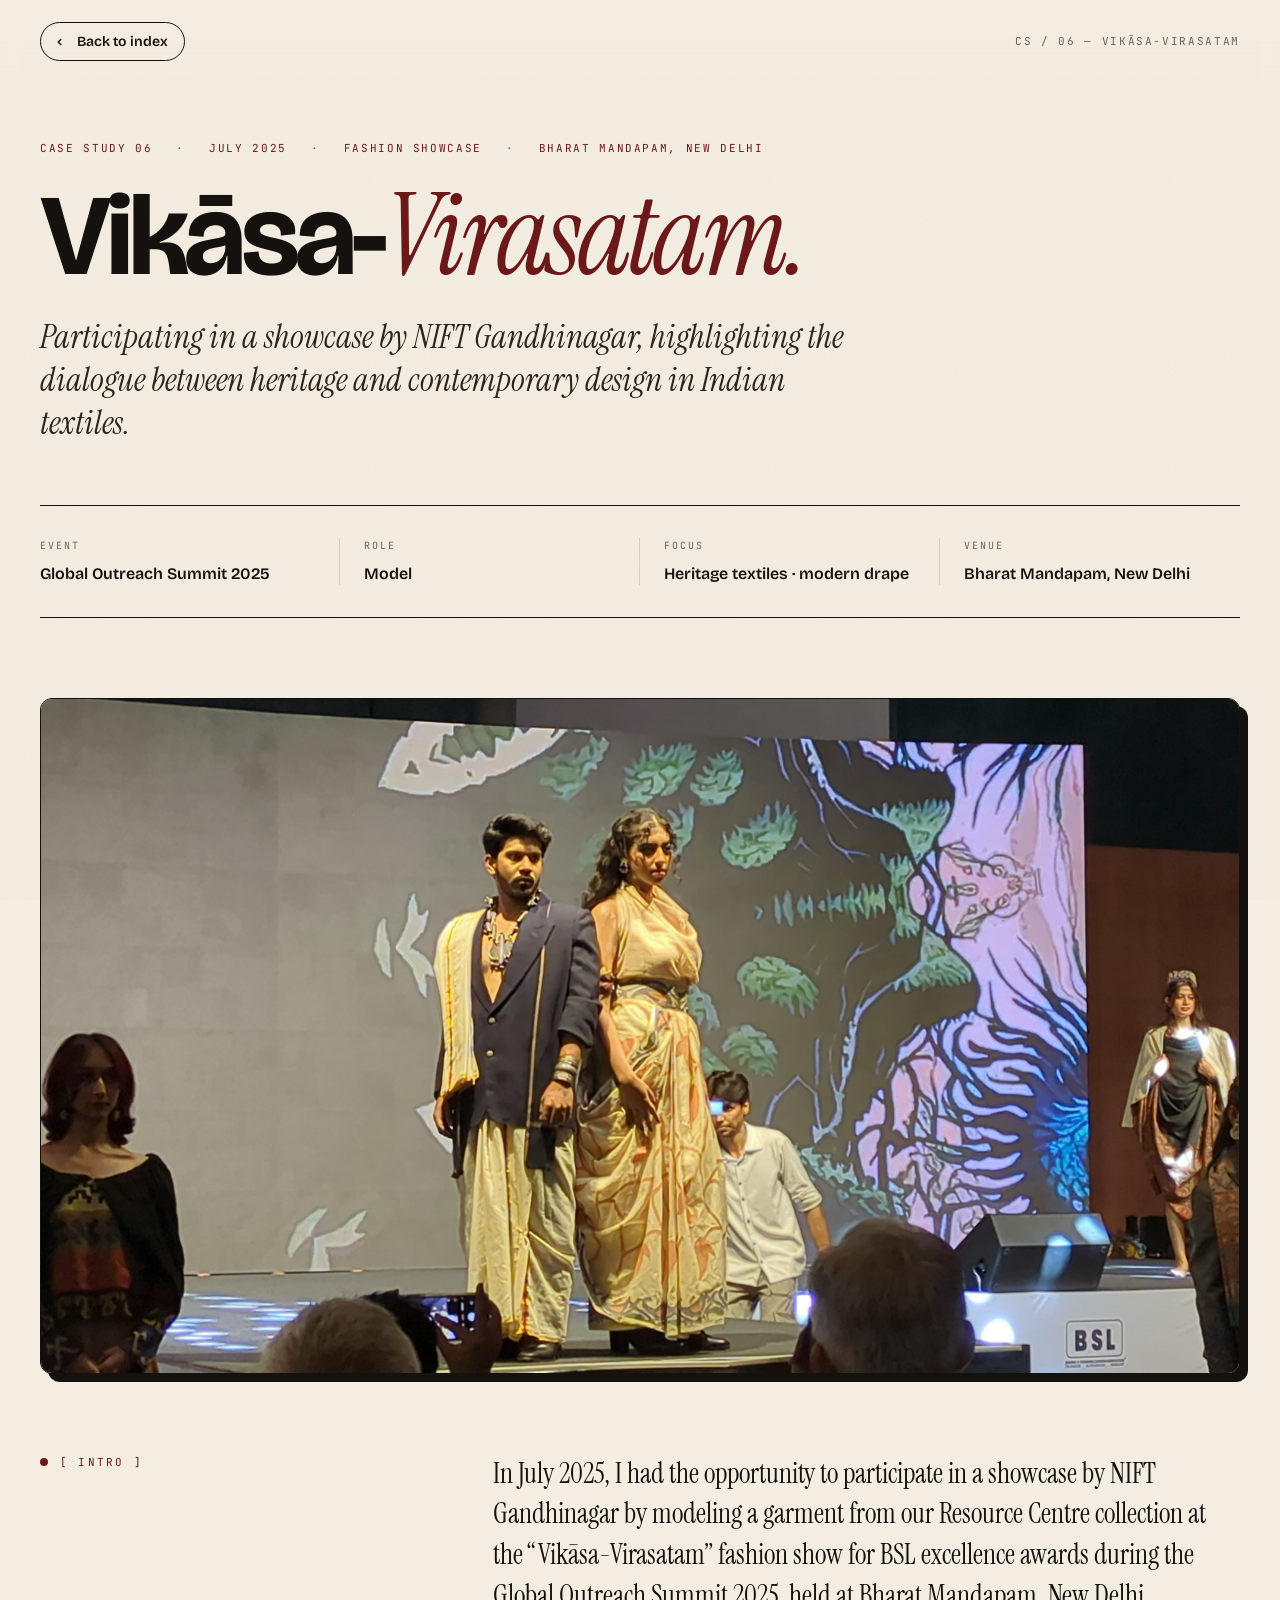
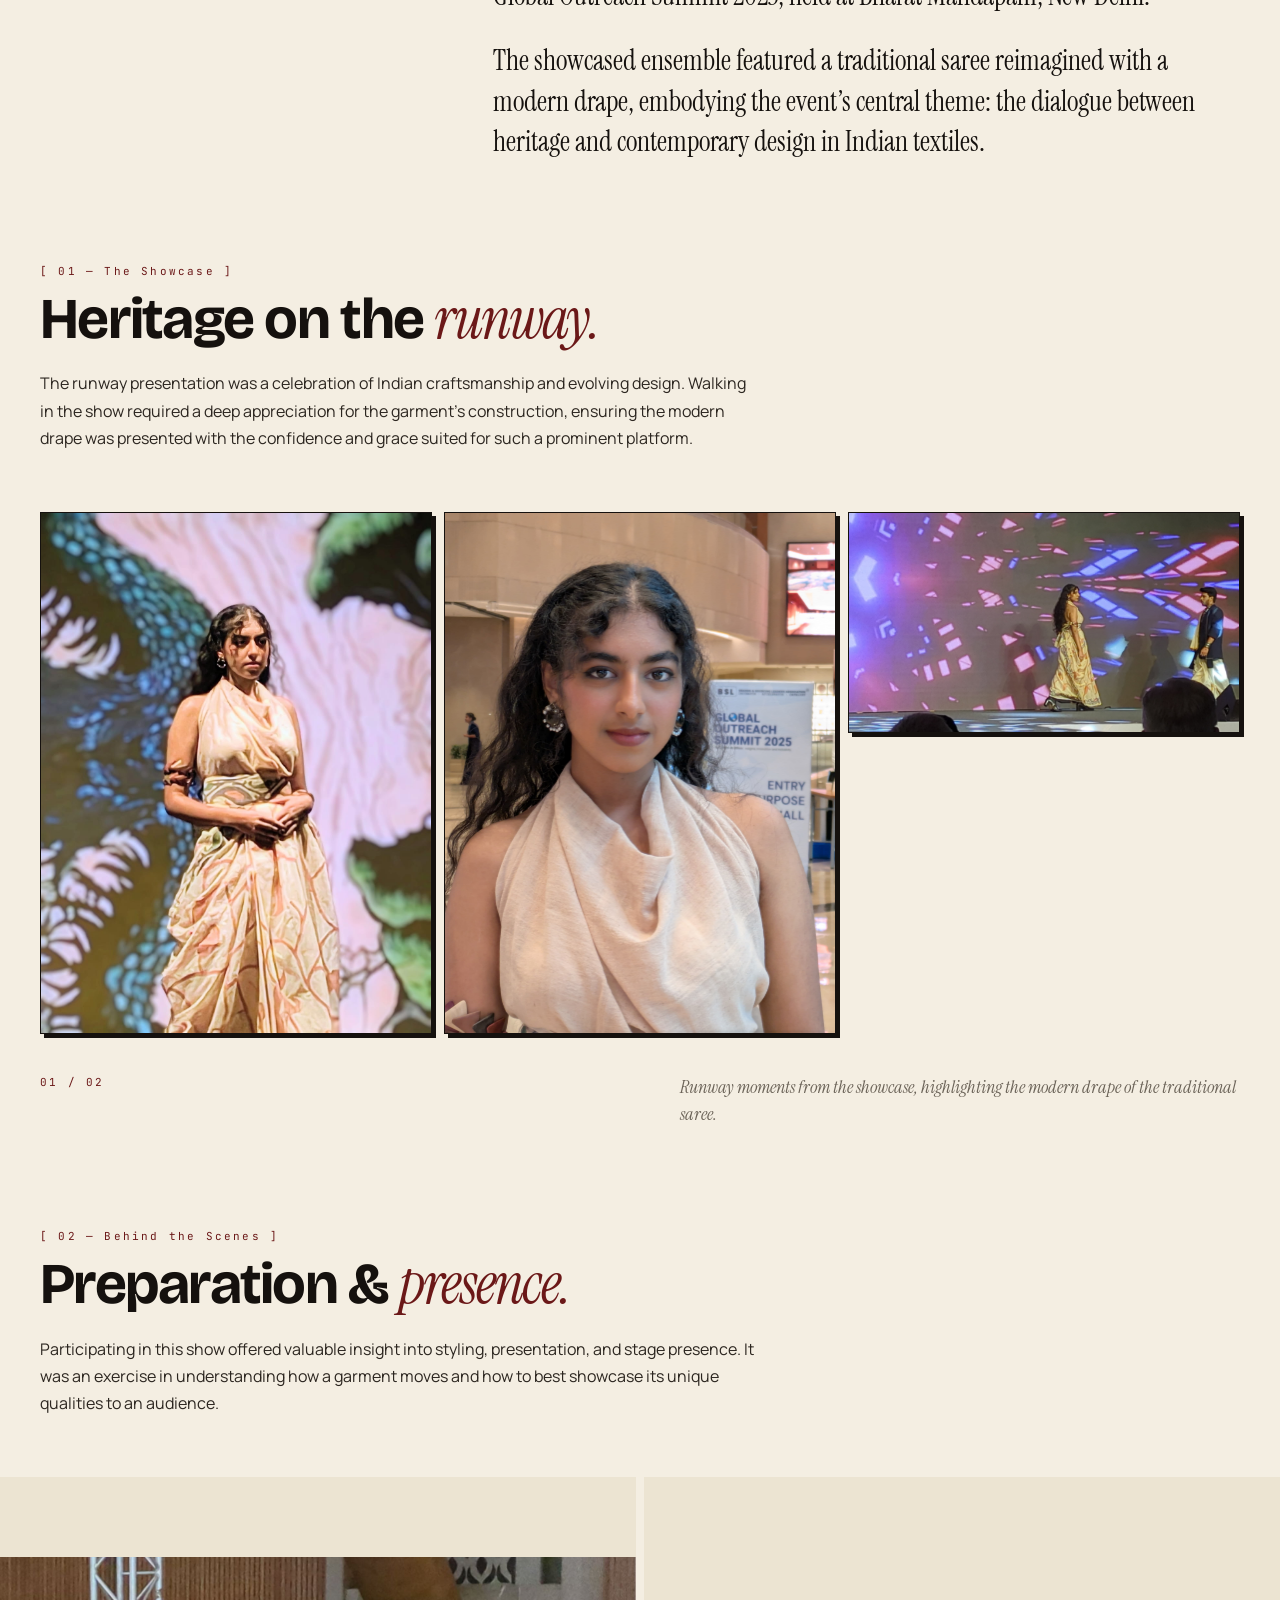
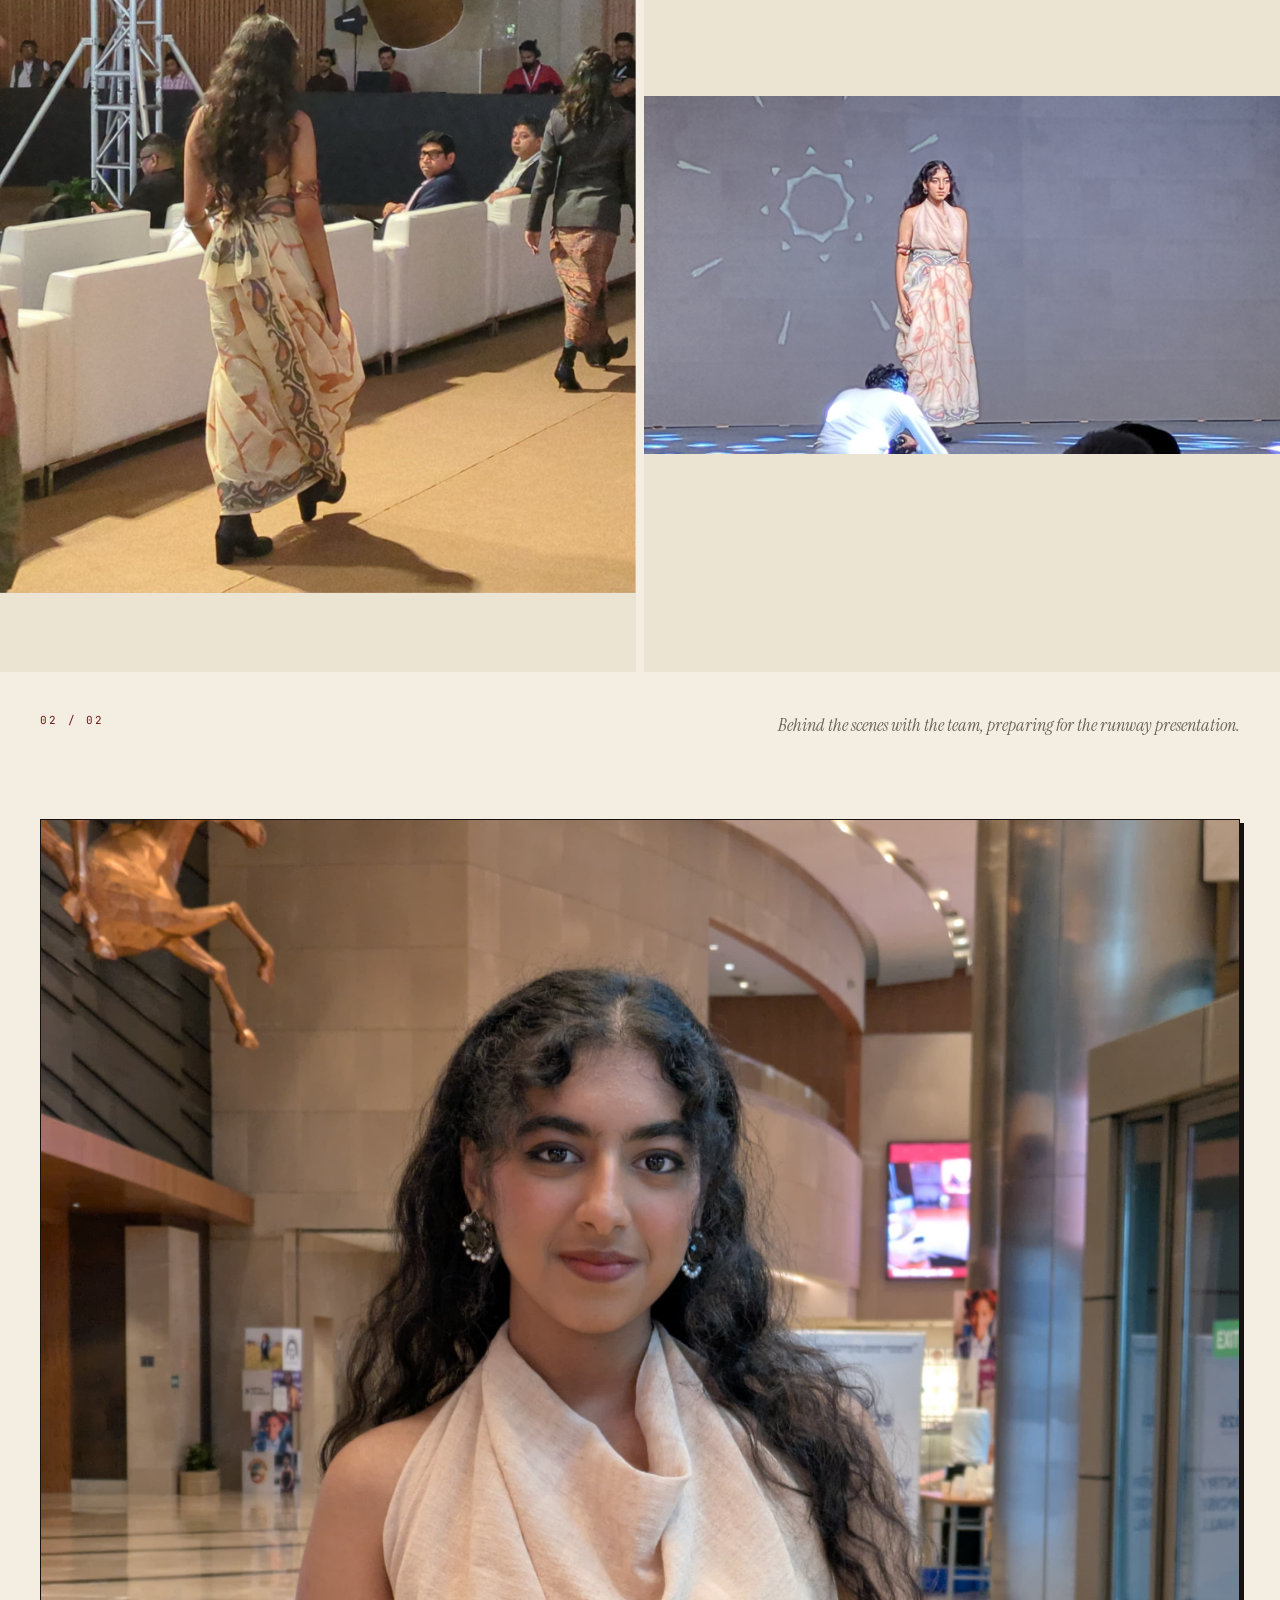
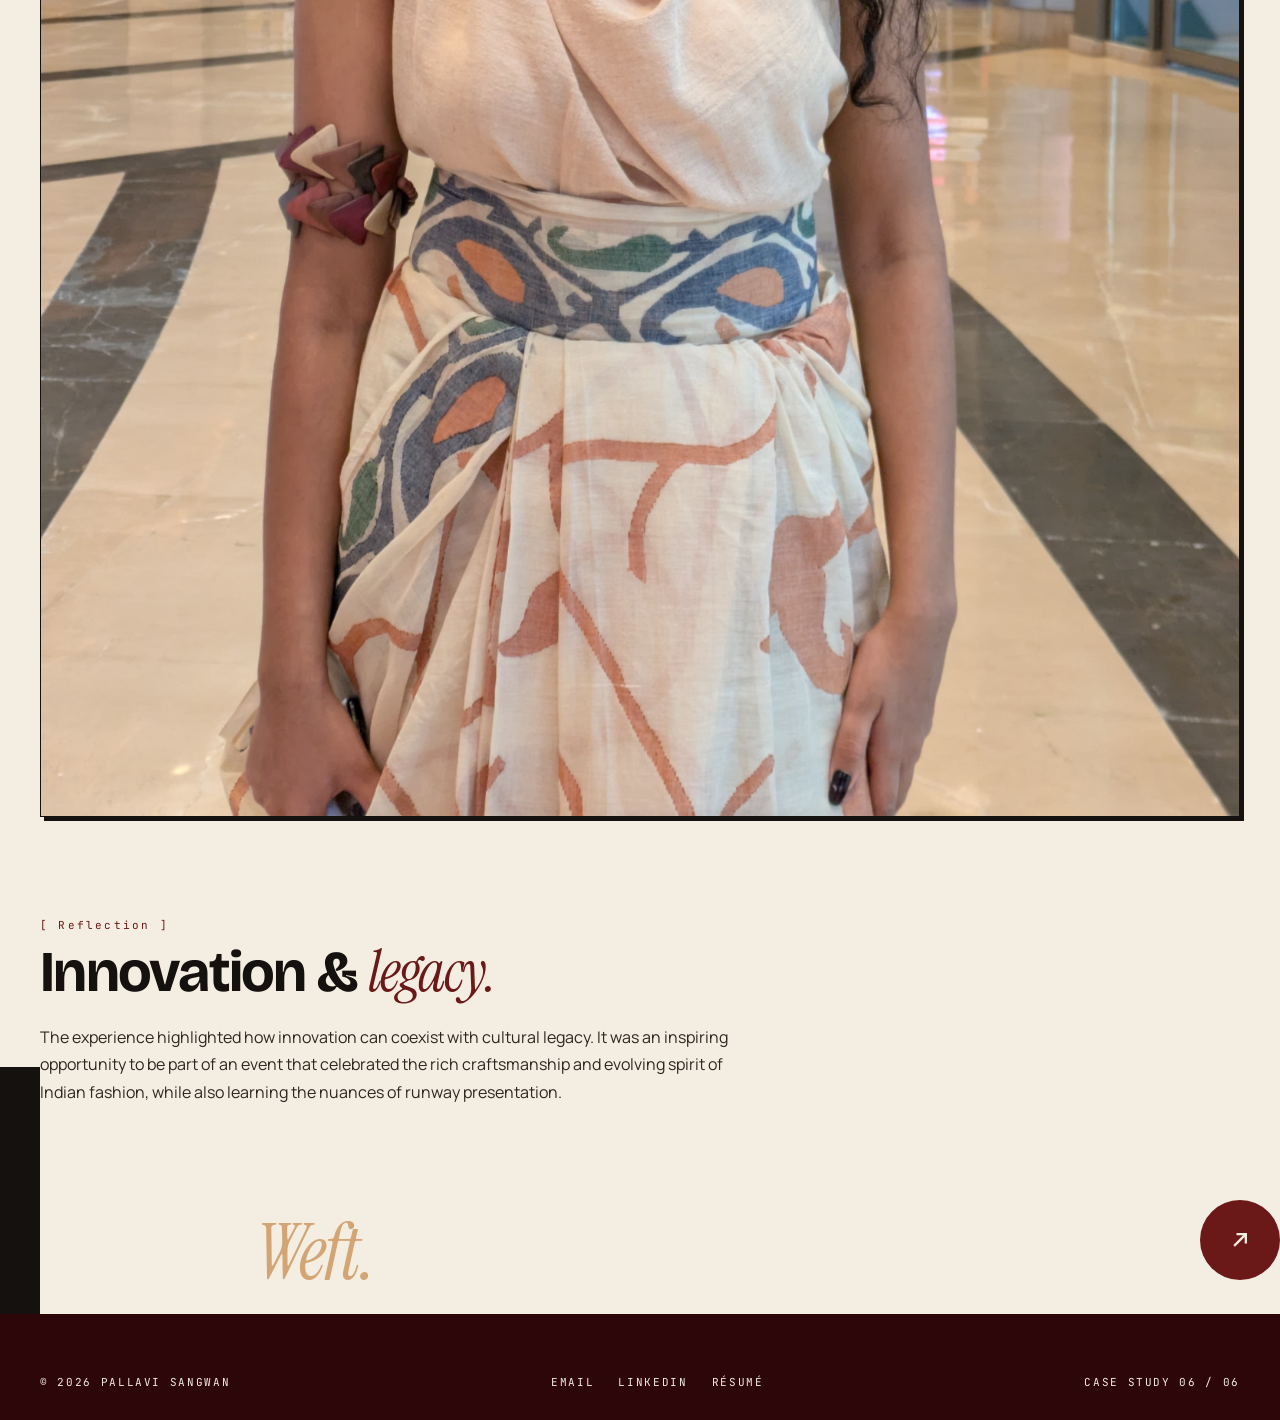
<file: case-studies/vikasa-virasatam.html>
<!DOCTYPE html>
<html lang="en">
<head>
<meta charset="UTF-8" />
<meta name="viewport" content="width=device-width, initial-scale=1.0" />
<title>Vikāsa-Virasatam — Global Outreach Summit 2025 · Pallavi Sangwan</title>
<link rel="preconnect" href="https://fonts.googleapis.com" />
<link rel="preconnect" href="https://fonts.gstatic.com" crossorigin />
<link href="https://fonts.googleapis.com/css2?family=Instrument+Serif:ital@0;1&family=Bricolage+Grotesque:opsz,wght@12..96,300;12..96,400;12..96,500;12..96,600;12..96,700;12..96,800&family=Manrope:wght@300;400;500;600;700&family=JetBrains+Mono:wght@400;500&display=swap" rel="stylesheet" />
<link rel="stylesheet" href="case-study.css" />
</head>
<body>

<nav class="cs-topnav">
  <a href="../index.html" class="cs-back">
    <svg viewBox="0 0 24 24" fill="none" stroke="currentColor" stroke-width="2.4"><path d="M14 7l-5 5 5 5"/></svg>
    Back to index
  </a>
  <span class="cs-topnav-meta">CS / 06 — Vikāsa-Virasatam</span>
</nav>

<header class="cs-hero" data-screen-label="CS06 Hero">
  <div class="cs-hero-meta">
    <span>Case Study 06</span>
    <span>July 2025</span>
    <span>Fashion showcase</span>
    <span>Bharat Mandapam, New Delhi</span>
  </div>
  <h1 class="cs-hero-title">Vikāsa-<span class="ital">Virasatam.</span></h1>
  <p class="cs-hero-tagline">Participating in a showcase by NIFT Gandhinagar, highlighting the dialogue between heritage and contemporary design in Indian textiles.</p>

  <div class="cs-info">
    <div class="cs-info-item">
      <span class="cs-info-label">Event</span>
      <span class="cs-info-value">Global Outreach Summit 2025</span>
    </div>
    <div class="cs-info-item">
      <span class="cs-info-label">Role</span>
      <span class="cs-info-value">Model</span>
    </div>
    <div class="cs-info-item">
      <span class="cs-info-label">Focus</span>
      <span class="cs-info-value">Heritage textiles · modern drape</span>
    </div>
    <div class="cs-info-item">
      <span class="cs-info-label">Venue</span>
      <span class="cs-info-value">Bharat Mandapam, New Delhi</span>
    </div>
  </div>
</header>

<div class="cs-hero-image">
  <div class="cs-hero-image-single">
    <div class="cs-hero-image-frame">
      <img src="../assets/cs06/WhatsApp Image 2026-05-09 at 16.08.28.jpeg" alt="Pallavi walking the runway at the Vikāsa-Virasatam fashion show" />
    </div>
  </div>
</div>

<section class="cs-intro">
  <span class="cs-intro-label">[ Intro ]</span>
  <div class="cs-intro-text">
    <p>In July 2025, I had the opportunity to participate in a showcase by NIFT Gandhinagar by modeling a garment from our Resource Centre collection at the “Vikāsa-Virasatam” fashion show for BSL excellence awards during the Global Outreach Summit 2025, held at Bharat Mandapam, New Delhi.</p>
    <p>The showcased ensemble featured a traditional saree reimagined with a modern drape, embodying the event’s central theme: the dialogue between heritage and contemporary design in Indian textiles.</p>
  </div>
</section>

<div class="cs-mid-head">
  <span class="cs-mid-num">[ 01 — The Showcase ]</span>
  <h2 class="cs-mid-title">Heritage on the <span class="ital">runway.</span></h2>
  <p class="cs-mid-body">The runway presentation was a celebration of Indian craftsmanship and evolving design. Walking in the show required a deep appreciation for the garment's construction, ensuring the modern drape was presented with the confidence and grace suited for such a prominent platform.</p>
</div>

<div class="cs-gallery">
  <figure>
    <img src="../assets/cs06/WhatsApp Image 2026-05-09 at 16.08.29.jpeg" alt="Pallavi on the runway" />
  </figure>
  <figure>
    <img src="../assets/cs06/WhatsApp Image 2026-05-09 at 16.08.31.jpeg" alt="Another view from the runway" />
  </figure>
  <figure>
    <img src="../assets/cs06/WhatsApp Image 2026-05-09 at 16.08.28 (1).jpeg" alt="Close-up runway shot" />
  </figure>
</div>

<div class="cs-caption">
  <span class="cs-caption-num">01 / 02</span>
  <p class="cs-caption-text">Runway moments from the showcase, highlighting the modern drape of the traditional saree.</p>
</div>

<div class="cs-mid-head">
  <span class="cs-mid-num">[ 02 — Behind the Scenes ]</span>
  <h2 class="cs-mid-title">Preparation &amp; <span class="ital">presence.</span></h2>
  <p class="cs-mid-body">Participating in this show offered valuable insight into styling, presentation, and stage presence. It was an exercise in understanding how a garment moves and how to best showcase its unique qualities to an audience.</p>
</div>

<div class="cs-pair">
  <div><img src="../assets/cs06/1762937775340.jpeg" alt="Group photo with other models" /></div>
  <div><img src="../assets/cs06/WhatsApp Image 2026-05-09 at 16.08.30.jpeg" alt="Backstage moment" /></div>
</div>
<div class="cs-caption">
  <span class="cs-caption-num">02 / 02</span>
  <p class="cs-caption-text">Behind the scenes with the team, preparing for the runway presentation.</p>
</div>

<div class="cs-feature">
  <img src="../assets/cs06/WhatsApp Image 2026-05-09 at 16.08.31 (1).jpeg" alt="Pallavi receiving a certificate of participation" />
</div>

<div class="cs-mid-head">
  <span class="cs-mid-num">[ Reflection ]</span>
  <h2 class="cs-mid-title">Innovation &amp; <span class="ital">legacy.</span></h2>
  <p class="cs-mid-body">The experience highlighted how innovation can coexist with cultural legacy. It was an inspiring opportunity to be part of an event that celebrated the rich craftsmanship and evolving spirit of Indian fashion, while also learning the nuances of runway presentation.</p>
</div>

<a href="inclusive-textile.html" class="cs-next">
  <div class="cs-next-inner">
    <div>
      <div class="cs-next-eyebrow">Back to start · CS / 01</div>
      <h3 class="cs-next-title">Warp &amp; <span class="ital">Weft.</span></h3>
    </div>
    <span class="cs-next-arrow" aria-hidden="true">
      <svg viewBox="0 0 24 24" fill="none" stroke="currentColor" stroke-width="2"><path d="M7 17L17 7M9 7h8v8"/></svg>
    </span>
  </div>
</a>

<footer class="cs-footer">
  <div class="cs-footer-inner">
    <span>© 2026 Pallavi Sangwan</span>
    <div class="cs-footer-links">
      <a href="mailto:pallavisangwan1@gmail.com">Email</a>
      <a href="https://www.linkedin.com/in/pallavi-sangwan-88a094318/" target="_blank" rel="noopener">LinkedIn</a>
      <a href="../assets/Pallavi-Sangwan-Resume.pdf" download>Résumé</a>
    </div>
    <span>Case Study 06 / 06</span>
  </div>
</footer>

</body>
</html>
</file>
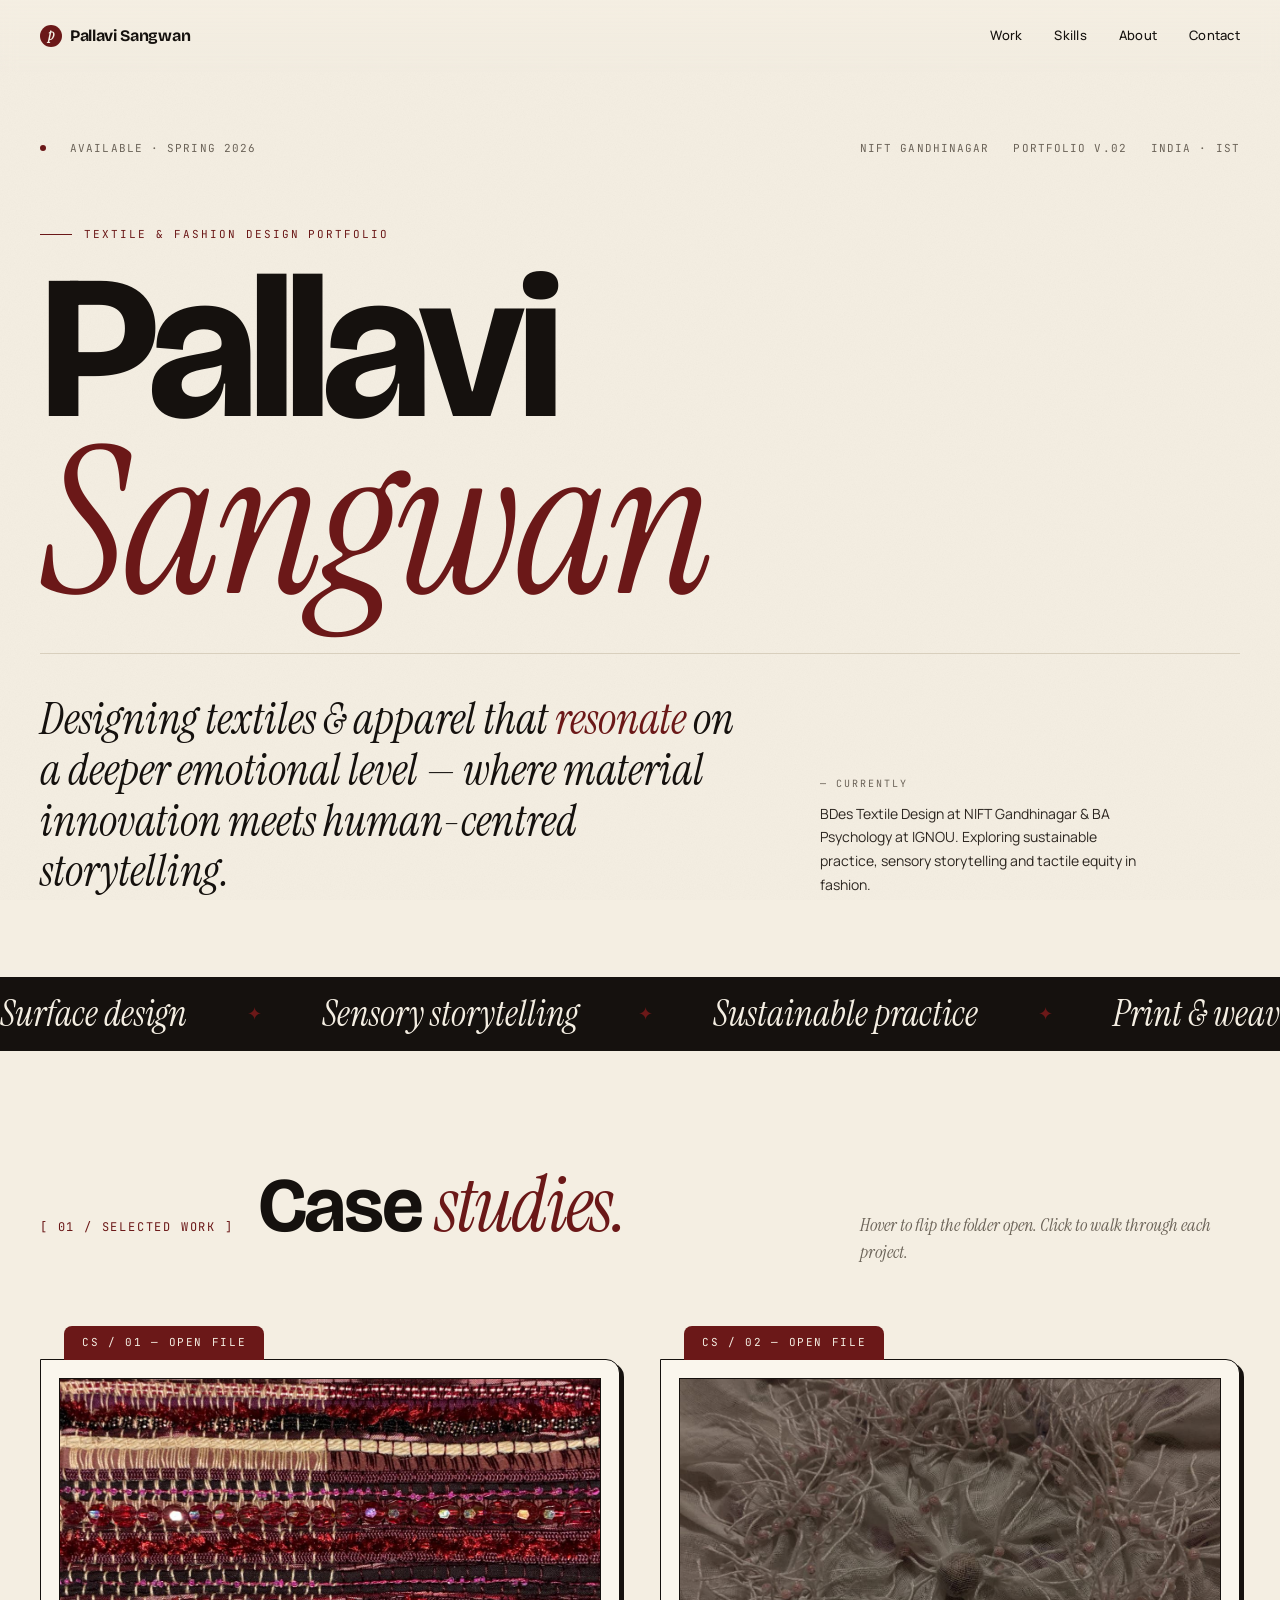
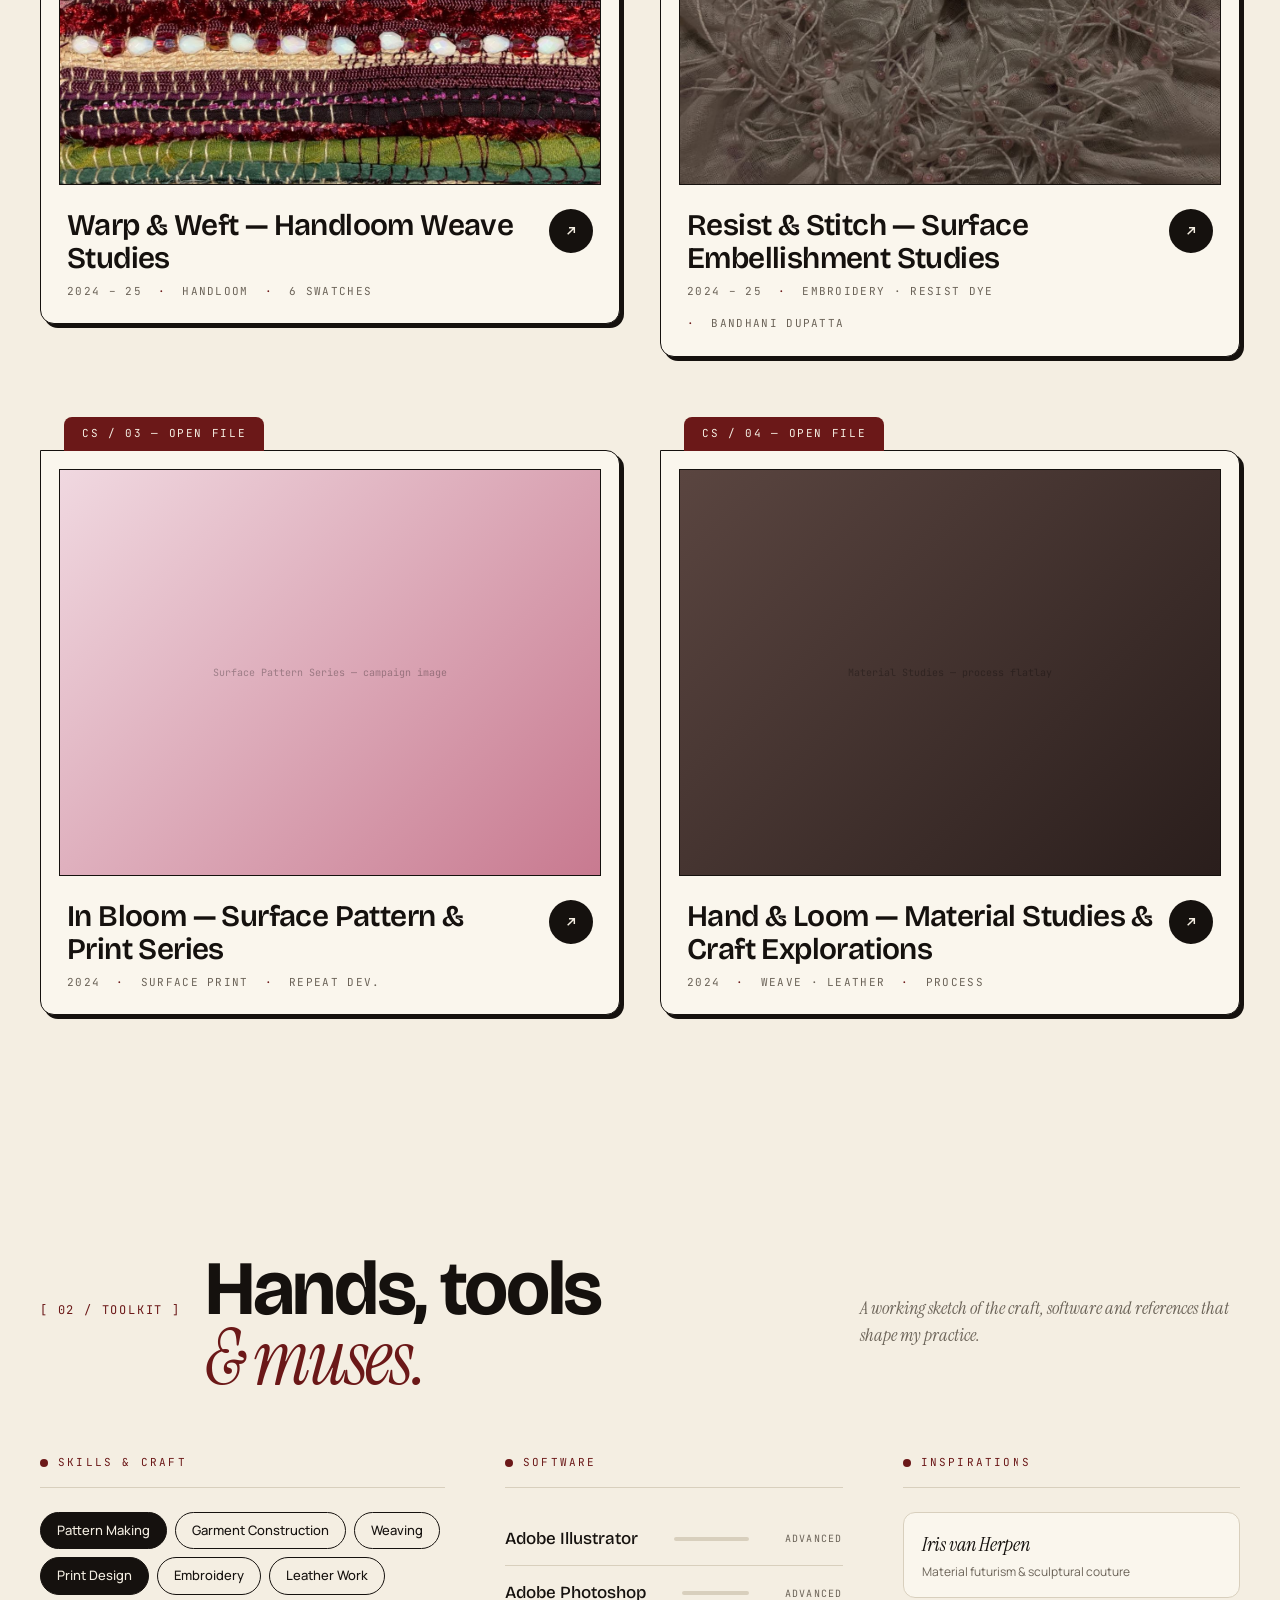
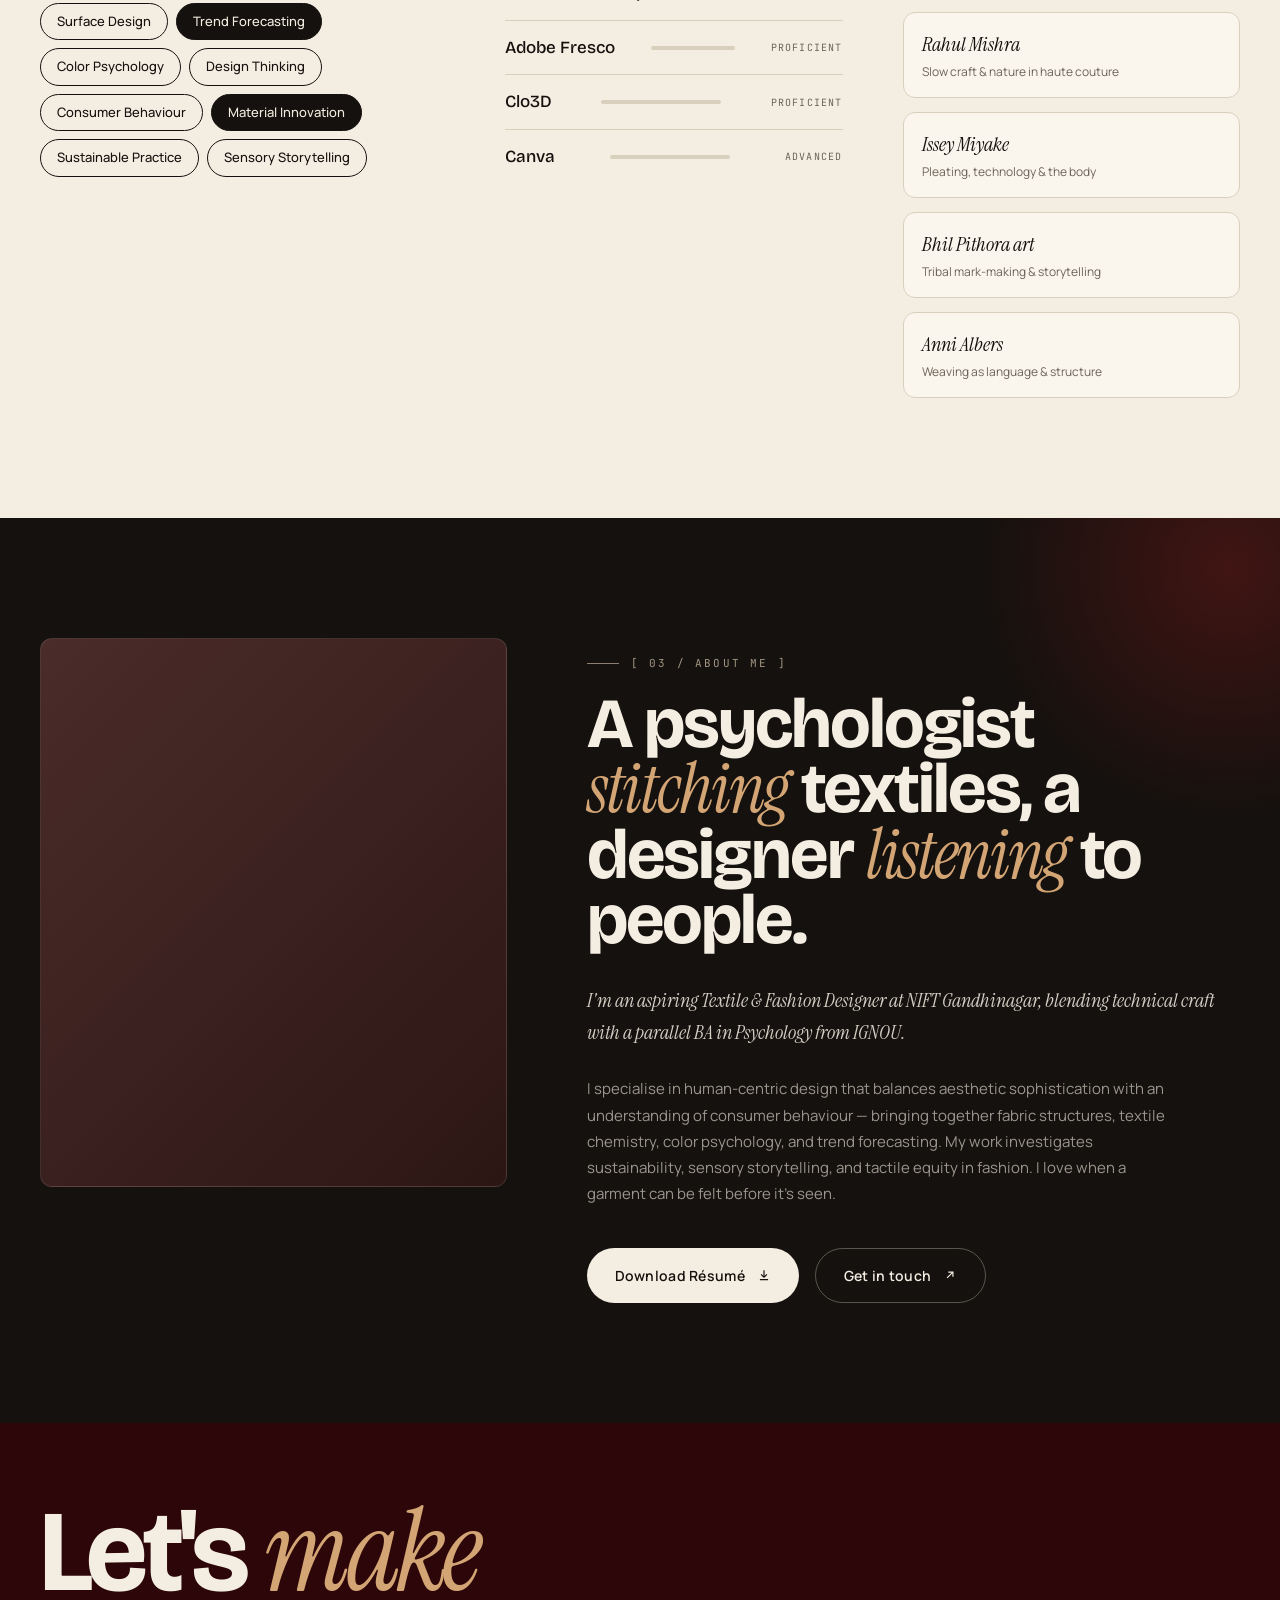
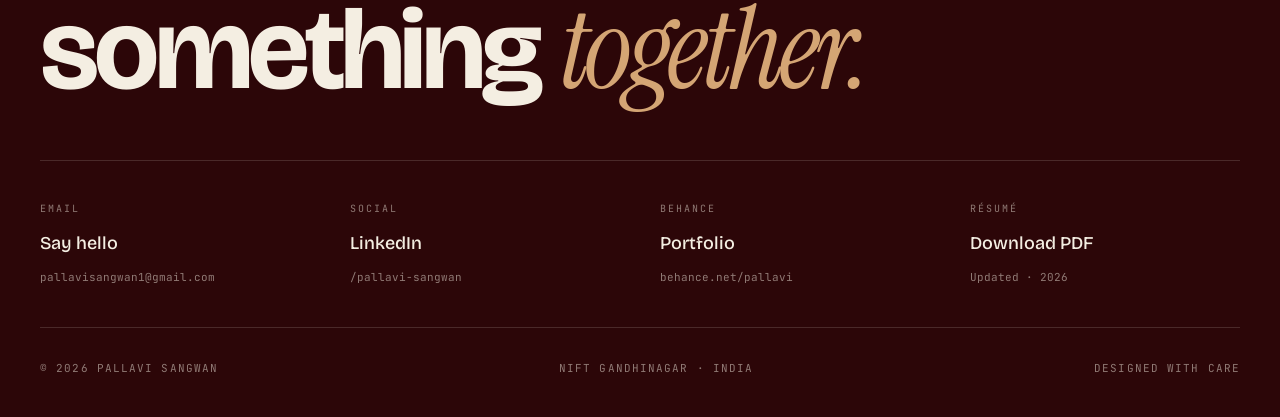
<file: project/Pallavi Portfolio.html>
<!DOCTYPE html>
<html lang="en">
<head>
<meta charset="UTF-8" />
<meta name="viewport" content="width=device-width, initial-scale=1.0" />
<title>Pallavi Sangwan — Textile & Fashion Designer</title>
<link rel="preconnect" href="https://fonts.googleapis.com" />
<link rel="preconnect" href="https://fonts.gstatic.com" crossorigin />
<link href="https://fonts.googleapis.com/css2?family=Instrument+Serif:ital@0;1&family=Bricolage+Grotesque:opsz,wght@12..96,300;12..96,400;12..96,500;12..96,600;12..96,700;12..96,800&family=Manrope:wght@300;400;500;600;700&family=JetBrains+Mono:wght@400;500&display=swap" rel="stylesheet" />
<style>
  *, *::before, *::after { box-sizing: border-box; margin: 0; padding: 0; }

  :root {
    --white: #ffffff;
    --cream: #f4eee2;
    --cream-2: #ece4d2;
    --paper: #faf6ed;
    --maroon: #6b1818;
    --maroon-deep: #4a0d10;
    --maroon-dark: #2c0608;
    --ink: #15110e;
    --ink-soft: #2c2620;
    --grey: #6b6358;
    --grey-line: #d8cfbd;

    --serif: 'Instrument Serif', Georgia, serif;
    --display: 'Bricolage Grotesque', system-ui, sans-serif;
    --sans: 'Manrope', system-ui, sans-serif;
    --mono: 'JetBrains Mono', ui-monospace, monospace;
  }

  html { scroll-behavior: smooth; }

  body {
    background: var(--cream);
    color: var(--ink);
    font-family: var(--sans);
    font-size: 16px;
    line-height: 1.5;
    overflow-x: hidden;
    -webkit-font-smoothing: antialiased;
  }

  body::before {
    content: '';
    position: fixed;
    inset: 0;
    background-image: url("data:image/svg+xml,%3Csvg xmlns='http://www.w3.org/2000/svg' width='400' height='400'%3E%3Cfilter id='n'%3E%3CfeTurbulence type='fractalNoise' baseFrequency='0.85' numOctaves='3' stitchTiles='stitch'/%3E%3CfeColorMatrix type='saturate' values='0'/%3E%3C/filter%3E%3Crect width='400' height='400' filter='url(%23n)' opacity='0.05'/%3E%3C/svg%3E");
    pointer-events: none;
    z-index: 1;
    mix-blend-mode: multiply;
  }

  a { color: inherit; text-decoration: none; }

  /* ───────── TOP NAV ───────── */
  .topnav {
    position: fixed;
    top: 0; left: 0; right: 0;
    z-index: 100;
    display: flex;
    align-items: center;
    justify-content: space-between;
    padding: 22px 40px;
    background: linear-gradient(to bottom, rgba(244,238,226,0.92), rgba(244,238,226,0));
    backdrop-filter: blur(8px);
    -webkit-backdrop-filter: blur(8px);
  }
  .topnav-brand {
    font-family: var(--display);
    font-weight: 700;
    font-size: 16px;
    letter-spacing: -0.02em;
    display: flex;
    align-items: center;
    gap: 8px;
  }
  .topnav-brand-mark {
    width: 22px; height: 22px;
    background: var(--maroon);
    border-radius: 50%;
    display: inline-flex;
    align-items: center;
    justify-content: center;
    color: var(--cream);
    font-family: var(--serif);
    font-style: italic;
    font-size: 14px;
  }
  .topnav-links {
    display: flex;
    gap: 32px;
    font-size: 13px;
    font-weight: 500;
    letter-spacing: 0.02em;
  }
  .topnav-links a {
    position: relative;
    padding: 4px 0;
    transition: opacity 0.2s;
  }
  .topnav-links a:hover { opacity: 0.6; }

  /* ───────── HERO ───────── */
  .hero {
    position: relative;
    min-height: 100vh;
    padding: 140px 40px 80px;
    display: flex;
    flex-direction: column;
    justify-content: center;
    z-index: 2;
  }

  .hero-meta {
    display: flex;
    justify-content: space-between;
    align-items: center;
    font-family: var(--mono);
    font-size: 11px;
    letter-spacing: 0.1em;
    text-transform: uppercase;
    color: var(--grey);
    margin-bottom: 60px;
    max-width: 1400px;
    width: 100%;
    margin-left: auto;
    margin-right: auto;
  }
  .hero-meta-left, .hero-meta-right { display: flex; gap: 24px; align-items: center; }
  .hero-meta-dot { width: 6px; height: 6px; border-radius: 50%; background: var(--maroon); animation: pulse 2s ease-in-out infinite; }
  @keyframes pulse {
    0%,100% { opacity: 1; transform: scale(1); }
    50% { opacity: 0.4; transform: scale(1.3); }
  }

  .hero-title-wrap {
    max-width: 1400px;
    margin: 0 auto;
    width: 100%;
  }

  .hero-eyebrow {
    font-family: var(--mono);
    font-size: 11px;
    letter-spacing: 0.18em;
    text-transform: uppercase;
    color: var(--maroon);
    margin-bottom: 20px;
    display: inline-flex;
    align-items: center;
    gap: 12px;
  }
  .hero-eyebrow::before {
    content: '';
    width: 32px;
    height: 1px;
    background: var(--maroon);
  }

  .hero-title {
    font-family: var(--display);
    font-weight: 700;
    font-size: clamp(80px, 16vw, 240px);
    line-height: 0.85;
    letter-spacing: -0.04em;
    color: var(--ink);
    margin-bottom: 8px;
  }
  .hero-title .ital {
    font-family: var(--serif);
    font-style: italic;
    font-weight: 400;
    color: var(--maroon);
    letter-spacing: -0.02em;
  }

  .hero-tagline-row {
    display: flex;
    align-items: flex-end;
    gap: 60px;
    flex-wrap: wrap;
    margin-top: 40px;
    padding-top: 40px;
    border-top: 1px solid var(--grey-line);
  }

  .hero-tagline {
    font-family: var(--serif);
    font-style: italic;
    font-size: clamp(24px, 3.5vw, 44px);
    line-height: 1.15;
    color: var(--ink);
    max-width: 720px;
    flex: 2;
    min-width: 280px;
  }
  .hero-tagline em {
    color: var(--maroon);
    font-style: italic;
  }

  .hero-side {
    flex: 1;
    min-width: 220px;
    font-size: 14px;
    line-height: 1.7;
    color: var(--ink-soft);
    max-width: 320px;
  }
  .hero-side-label {
    font-family: var(--mono);
    font-size: 10px;
    letter-spacing: 0.2em;
    text-transform: uppercase;
    color: var(--grey);
    margin-bottom: 10px;
    display: block;
  }

  /* ───────── MARQUEE ───────── */
  .marquee {
    overflow: hidden;
    border-top: 1px solid var(--ink);
    border-bottom: 1px solid var(--ink);
    background: var(--ink);
    color: var(--cream);
    padding: 18px 0;
    position: relative;
    z-index: 2;
  }
  .marquee-track {
    display: flex;
    gap: 60px;
    animation: marquee 40s linear infinite;
    white-space: nowrap;
    width: max-content;
  }
  .marquee-item {
    font-family: var(--serif);
    font-style: italic;
    font-size: 36px;
    line-height: 1;
    display: flex;
    align-items: center;
    gap: 60px;
  }
  .marquee-item::after {
    content: '✦';
    color: var(--maroon);
    font-size: 18px;
    font-style: normal;
  }
  @keyframes marquee {
    from { transform: translateX(0); }
    to { transform: translateX(-50%); }
  }

  /* ───────── SECTION SHELL ───────── */
  section.block {
    position: relative;
    z-index: 2;
    padding: 120px 40px;
    max-width: 1400px;
    margin: 0 auto;
    width: 100%;
  }

  .block-head {
    display: flex;
    align-items: baseline;
    justify-content: space-between;
    margin-bottom: 60px;
    gap: 40px;
    flex-wrap: wrap;
  }
  .block-head-left {
    display: flex;
    align-items: baseline;
    gap: 24px;
    flex-wrap: wrap;
  }
  .block-num {
    font-family: var(--mono);
    font-size: 12px;
    letter-spacing: 0.15em;
    color: var(--maroon);
    text-transform: uppercase;
  }
  .block-title {
    font-family: var(--display);
    font-weight: 700;
    font-size: clamp(40px, 6vw, 84px);
    line-height: 0.9;
    letter-spacing: -0.03em;
    color: var(--ink);
  }
  .block-title .ital {
    font-family: var(--serif);
    font-style: italic;
    font-weight: 400;
    color: var(--maroon);
  }
  .block-sub {
    font-family: var(--serif);
    font-style: italic;
    font-size: 18px;
    color: var(--grey);
    max-width: 380px;
  }

  /* ───────── CASE STUDY FOLDERS ───────── */
  .folders {
    display: grid;
    grid-template-columns: repeat(2, 1fr);
    gap: 60px 40px;
  }

  .folder {
    position: relative;
    cursor: pointer;
    perspective: 1500px;
    display: block;
  }

  .folder-tab {
    display: inline-flex;
    align-items: center;
    gap: 10px;
    background: var(--maroon);
    color: var(--cream);
    padding: 8px 18px 10px;
    font-family: var(--mono);
    font-size: 11px;
    letter-spacing: 0.15em;
    text-transform: uppercase;
    border-radius: 8px 8px 0 0;
    margin-left: 24px;
    margin-bottom: -1px;
    position: relative;
    z-index: 3;
    transition: transform 0.4s cubic-bezier(.2,.8,.2,1);
  }
  .folder:hover .folder-tab {
    transform: translateY(-6px);
  }

  .folder-body {
    position: relative;
    background: var(--paper);
    border: 1px solid var(--ink);
    border-radius: 0 14px 14px 14px;
    padding: 18px;
    transform-style: preserve-3d;
    transition: transform 0.5s cubic-bezier(.2,.8,.2,1), box-shadow 0.5s;
    box-shadow: 4px 4px 0 var(--ink);
  }
  .folder:hover .folder-body {
    transform: translate(-4px, -8px) rotate(-0.6deg);
    box-shadow: 12px 16px 0 var(--ink);
  }

  .folder-stack {
    position: relative;
    aspect-ratio: 4 / 3;
    overflow: visible;
  }

  .folder-page {
    position: absolute;
    inset: 0;
    background: var(--cream-2);
    border: 1px solid var(--ink);
    overflow: hidden;
    transform-origin: bottom left;
    transition: transform 0.55s cubic-bezier(.2,.8,.2,1);
  }
  .folder-page::after {
    content: attr(data-label);
    position: absolute;
    inset: 0;
    display: flex;
    align-items: center;
    justify-content: center;
    font-family: var(--mono);
    font-size: 10px;
    color: rgba(0,0,0,0.3);
    text-align: center;
    padding: 16px;
    line-height: 1.5;
  }
  /* hide the label gradient text when a real image is present */
  .folder-page:has(.folder-page-img)::after { content: none; }
  .folder-page:has(.folder-page-img) { background: var(--ink); }

  /* layered pages — stacked at rest, splay on hover */
  .folder-page.p-3 {
    transform: translate(0,0) rotate(0deg);
    z-index: 1;
  }
  .folder-page.p-2 {
    transform: translate(0,0) rotate(0deg);
    z-index: 2;
  }
  .folder-page.p-1 {
    transform: translate(0,0) rotate(0deg);
    z-index: 3;
  }

  .folder:hover .folder-page.p-3 {
    transform: translate(36px, -18px) rotate(8deg);
  }
  .folder:hover .folder-page.p-2 {
    transform: translate(18px, -10px) rotate(4deg);
  }
  .folder:hover .folder-page.p-1 {
    transform: translate(0, 0) rotate(-1.5deg);
  }

  .folder-page-img {
    width: 100%;
    height: 100%;
    object-fit: cover;
    display: block;
  }

  .folder-info {
    padding: 24px 8px 6px;
    display: flex;
    align-items: flex-start;
    justify-content: space-between;
    gap: 16px;
  }
  .folder-info-text { flex: 1; }
  .folder-name {
    font-family: var(--display);
    font-weight: 600;
    font-size: clamp(22px, 2.4vw, 30px);
    line-height: 1.1;
    letter-spacing: -0.02em;
    color: var(--ink);
    margin-bottom: 8px;
  }
  .folder-meta {
    font-family: var(--mono);
    font-size: 11px;
    letter-spacing: 0.12em;
    text-transform: uppercase;
    color: var(--grey);
    display: flex;
    gap: 16px;
    flex-wrap: wrap;
  }
  .folder-meta span { display: inline-flex; gap: 8px; align-items: center; }
  .folder-meta span + span::before {
    content: '·';
    margin-right: 8px;
    color: var(--maroon);
  }

  .folder-arrow {
    width: 44px;
    height: 44px;
    border-radius: 50%;
    background: var(--ink);
    color: var(--cream);
    display: inline-flex;
    align-items: center;
    justify-content: center;
    flex-shrink: 0;
    transition: background 0.3s, transform 0.4s cubic-bezier(.2,.8,.2,1);
  }
  .folder:hover .folder-arrow {
    background: var(--maroon);
    transform: rotate(-45deg);
  }
  .folder-arrow svg { width: 16px; height: 16px; }

  /* sample colored backgrounds for placeholder pages — like contact prints */
  .swatch-1 { background: linear-gradient(135deg, #c8543a 0%, #6b1818 100%); }
  .swatch-2 { background: linear-gradient(135deg, #d4b89a 0%, #8b7355 100%); }
  .swatch-3 { background: linear-gradient(135deg, #e8d8b8 0%, #b8956e 100%); }
  .swatch-4 { background: linear-gradient(135deg, #2c4a2e 0%, #1a2820 100%); }
  .swatch-5 { background: linear-gradient(135deg, #f0d8e0 0%, #c87a90 100%); }
  .swatch-6 { background: linear-gradient(135deg, #4a2c2a 0%, #2c1614 100%); }
  .swatch-7 { background: linear-gradient(135deg, #d4956a 0%, #7a3e2a 100%); }
  .swatch-8 { background: linear-gradient(135deg, #9a8a6a 0%, #5a4a3a 100%); }
  .swatch-9 { background: linear-gradient(135deg, #b85c38 0%, #6b1e1e 100%); }
  .swatch-10 { background: linear-gradient(135deg, #c2a878 0%, #8a6a40 100%); }
  .swatch-11 { background: linear-gradient(135deg, #5a4540 0%, #2a1e1c 100%); }
  .swatch-12 { background: linear-gradient(135deg, #d4d0c4 0%, #8a8478 100%); }

  /* ───────── SKILLS / SOFTWARE / INSPIRATION ───────── */
  .triple-grid {
    display: grid;
    grid-template-columns: 1.2fr 1fr 1fr;
    gap: 60px;
    align-items: start;
  }

  .col-head {
    font-family: var(--mono);
    font-size: 11px;
    letter-spacing: 0.2em;
    text-transform: uppercase;
    color: var(--maroon);
    margin-bottom: 24px;
    padding-bottom: 16px;
    border-bottom: 1px solid var(--grey-line);
    display: flex;
    align-items: center;
    gap: 10px;
  }
  .col-head::before {
    content: '';
    width: 8px; height: 8px;
    background: var(--maroon);
    border-radius: 50%;
    display: inline-block;
  }

  .skills-list {
    display: flex;
    flex-wrap: wrap;
    gap: 8px;
  }
  .skill-chip {
    padding: 8px 16px;
    border: 1px solid var(--ink);
    border-radius: 999px;
    font-family: var(--sans);
    font-weight: 500;
    font-size: 13px;
    color: var(--ink);
    background: transparent;
    transition: background 0.2s, color 0.2s, transform 0.2s;
    cursor: default;
    white-space: nowrap;
  }
  .skill-chip:hover {
    background: var(--maroon);
    color: var(--cream);
    transform: translateY(-2px);
  }
  .skill-chip.filled {
    background: var(--ink);
    color: var(--cream);
    border-color: var(--ink);
  }
  .skill-chip.filled:hover {
    background: var(--maroon);
    border-color: var(--maroon);
  }

  .soft-list {
    display: flex;
    flex-direction: column;
    gap: 0;
  }
  .soft-row {
    display: flex;
    align-items: center;
    justify-content: space-between;
    padding: 14px 0;
    border-bottom: 1px solid var(--grey-line);
    gap: 20px;
  }
  .soft-row:last-child { border-bottom: none; }
  .soft-name {
    font-family: var(--display);
    font-weight: 500;
    font-size: 17px;
    color: var(--ink);
  }
  .soft-bar {
    flex: 1;
    height: 4px;
    background: var(--grey-line);
    border-radius: 2px;
    overflow: hidden;
    max-width: 120px;
    margin: 0 16px;
  }
  .soft-bar-fill {
    height: 100%;
    background: var(--maroon);
    border-radius: 2px;
  }
  .soft-level {
    font-family: var(--mono);
    font-size: 10px;
    color: var(--grey);
    text-transform: uppercase;
    letter-spacing: 0.12em;
  }

  .insp-list {
    display: flex;
    flex-direction: column;
    gap: 14px;
  }
  .insp-card {
    padding: 16px 18px;
    background: var(--paper);
    border: 1px solid var(--grey-line);
    border-radius: 12px;
    transition: border-color 0.2s, transform 0.2s, background 0.2s;
  }
  .insp-card:hover {
    border-color: var(--maroon);
    background: var(--white);
    transform: translateX(4px);
  }
  .insp-name {
    font-family: var(--serif);
    font-style: italic;
    font-size: 20px;
    color: var(--ink);
    margin-bottom: 4px;
  }
  .insp-desc {
    font-family: var(--sans);
    font-size: 12px;
    color: var(--grey);
    line-height: 1.5;
  }

  /* ───────── ABOUT ───────── */
  .about-block {
    background: var(--ink);
    color: var(--cream);
    padding: 120px 40px;
    position: relative;
    z-index: 2;
    overflow: hidden;
  }
  .about-block::before {
    content: '';
    position: absolute;
    top: -200px; right: -200px;
    width: 500px; height: 500px;
    background: radial-gradient(circle, rgba(107,24,24,0.5), transparent 70%);
    pointer-events: none;
  }
  .about-inner {
    max-width: 1400px;
    margin: 0 auto;
    display: grid;
    grid-template-columns: 1fr 1.4fr;
    gap: 80px;
    align-items: start;
    position: relative;
  }

  .about-portrait {
    aspect-ratio: 0.85;
    background: linear-gradient(135deg, #4a2c2a, #2c1614);
    border-radius: 12px;
    border: 1px solid rgba(255,255,255,0.1);
    position: relative;
    overflow: hidden;
  }
  .about-portrait::after {
    position: absolute;
    inset: 0;
    display: flex;
    align-items: center;
    justify-content: center;
    font-family: var(--mono);
    font-size: 11px;
    letter-spacing: 0.2em;
    color: rgba(255,255,255,0.3);
  }

  .about-content { padding-top: 8px; }

  .about-eyebrow {
    font-family: var(--mono);
    font-size: 11px;
    letter-spacing: 0.2em;
    text-transform: uppercase;
    color: rgba(255,238,210,0.6);
    margin-bottom: 20px;
    display: inline-flex;
    align-items: center;
    gap: 12px;
  }
  .about-eyebrow::before {
    content: ''; width: 32px; height: 1px; background: rgba(255,238,210,0.5);
  }

  .about-title {
    font-family: var(--display);
    font-weight: 700;
    font-size: clamp(40px, 5.5vw, 78px);
    line-height: 0.92;
    letter-spacing: -0.03em;
    margin-bottom: 32px;
  }
  .about-title .ital {
    font-family: var(--serif);
    font-style: italic;
    font-weight: 400;
    color: #d4a574;
  }

  .about-bio {
    font-family: var(--serif);
    font-style: italic;
    font-size: clamp(18px, 1.6vw, 22px);
    line-height: 1.55;
    color: rgba(244,238,226,0.85);
    max-width: 640px;
    margin-bottom: 28px;
  }

  .about-body {
    font-family: var(--sans);
    font-size: 15px;
    line-height: 1.75;
    color: rgba(244,238,226,0.6);
    max-width: 580px;
    margin-bottom: 40px;
  }

  .about-actions {
    display: flex;
    gap: 16px;
    flex-wrap: wrap;
  }
  .btn {
    display: inline-flex;
    align-items: center;
    gap: 12px;
    padding: 16px 28px;
    border-radius: 999px;
    font-family: var(--sans);
    font-weight: 600;
    font-size: 14px;
    letter-spacing: 0.02em;
    transition: transform 0.25s, background 0.25s, color 0.25s, border-color 0.25s;
    cursor: pointer;
    border: none;
    white-space: nowrap;
  }
  .btn-primary {
    background: var(--cream);
    color: var(--ink);
  }
  .btn-primary:hover {
    background: var(--maroon);
    color: var(--cream);
    transform: translateY(-2px);
  }
  .btn-ghost {
    background: transparent;
    color: var(--cream);
    border: 1px solid rgba(244,238,226,0.3);
  }
  .btn-ghost:hover {
    border-color: var(--cream);
    transform: translateY(-2px);
  }
  .btn svg { width: 14px; height: 14px; }

  /* ───────── FOOTER ───────── */
  .footer {
    background: var(--maroon-dark);
    color: var(--cream);
    padding: 80px 40px 40px;
    position: relative;
    z-index: 2;
  }
  .footer-inner {
    max-width: 1400px;
    margin: 0 auto;
  }
  .footer-headline {
    font-family: var(--display);
    font-weight: 700;
    font-size: clamp(56px, 9vw, 140px);
    line-height: 0.85;
    letter-spacing: -0.04em;
    margin-bottom: 60px;
  }
  .footer-headline .ital {
    font-family: var(--serif);
    font-style: italic;
    font-weight: 400;
    color: #d4a574;
  }

  .footer-links {
    display: grid;
    grid-template-columns: repeat(4, 1fr);
    gap: 40px;
    padding: 40px 0;
    border-top: 1px solid rgba(244,238,226,0.15);
    border-bottom: 1px solid rgba(244,238,226,0.15);
    margin-bottom: 32px;
  }
  .footer-col-label {
    font-family: var(--mono);
    font-size: 10px;
    letter-spacing: 0.2em;
    text-transform: uppercase;
    color: rgba(244,238,226,0.5);
    margin-bottom: 14px;
  }
  .footer-link {
    display: block;
    font-family: var(--display);
    font-weight: 500;
    font-size: 18px;
    color: var(--cream);
    margin-bottom: 6px;
    transition: color 0.2s, transform 0.2s;
  }
  .footer-link:hover {
    color: #d4a574;
    transform: translateX(4px);
  }
  .footer-link-sub {
    font-family: var(--mono);
    font-size: 11px;
    color: rgba(244,238,226,0.5);
    word-break: break-all;
  }

  .footer-base {
    display: flex;
    justify-content: space-between;
    align-items: center;
    flex-wrap: wrap;
    gap: 16px;
    font-family: var(--mono);
    font-size: 11px;
    letter-spacing: 0.1em;
    text-transform: uppercase;
    color: rgba(244,238,226,0.5);
  }

  /* ───────── RESPONSIVE ───────── */
  @media (max-width: 900px) {
    .topnav { padding: 16px 20px; }
    .topnav-links { gap: 18px; font-size: 12px; }
    .hero { padding: 120px 20px 60px; }
    .hero-meta { font-size: 10px; margin-bottom: 40px; }
    .hero-meta-left, .hero-meta-right { gap: 14px; }
    .hero-meta-right span:nth-child(2) { display: none; }
    .hero-tagline-row { gap: 30px; flex-direction: column; }
    section.block { padding: 80px 20px; }
    .marquee-item { font-size: 26px; gap: 36px; }
    .folders { grid-template-columns: 1fr; gap: 50px; }
    .triple-grid { grid-template-columns: 1fr; gap: 50px; }
    .about-block { padding: 80px 20px; }
    .about-inner { grid-template-columns: 1fr; gap: 40px; }
    .about-portrait { aspect-ratio: 1; max-width: 320px; }
    .footer { padding: 60px 20px 30px; }
    .footer-links { grid-template-columns: repeat(2, 1fr); gap: 28px; }
    /* on mobile, simplify folder hover with tap */
    .folder:hover .folder-body { transform: none; box-shadow: 4px 4px 0 var(--ink); }
    .folder:hover .folder-page.p-3 { transform: translate(20px, -10px) rotate(6deg); }
    .folder:hover .folder-page.p-2 { transform: translate(10px, -6px) rotate(3deg); }
  }
  @media (max-width: 520px) {
    .hero-meta-right span:first-child { display: none; }
    .footer-links { grid-template-columns: 1fr; }
    .footer-headline { font-size: 48px; }
  }

  /* small util */
  .sr-only { position: absolute; width: 1px; height: 1px; padding: 0; margin: -1px; overflow: hidden; clip: rect(0,0,0,0); border: 0; }
</style>
</head>
<body>

<!-- TOP NAV -->
<nav class="topnav">
  <a href="#top" class="topnav-brand">
    <span class="topnav-brand-mark">p</span>
    Pallavi Sangwan
  </a>
  <div class="topnav-links">
    <a href="#work">Work</a>
    <a href="#skills">Skills</a>
    <a href="#about">About</a>
    <a href="#contact">Contact</a>
  </div>
</nav>

<!-- HERO -->
<header id="top" class="hero" data-screen-label="01 Hero">
  <div class="hero-meta">
    <div class="hero-meta-left">
      <span class="hero-meta-dot"></span>
      <span>Available · Spring 2026</span>
    </div>
    <div class="hero-meta-right">
      <span>NIFT Gandhinagar</span>
      <span>Portfolio v.02</span>
      <span>India · IST</span>
    </div>
  </div>

  <div class="hero-title-wrap">
    <div class="hero-eyebrow">Textile &amp; Fashion Design Portfolio</div>
    <h1 class="hero-title">
      Pallavi<br/>
      <span class="ital">Sangwan</span>
    </h1>

    <div class="hero-tagline-row">
      <p class="hero-tagline">
        Designing textiles &amp; apparel that <em>resonate</em> on a deeper emotional level — where material innovation meets human-centred storytelling.
      </p>
      <div class="hero-side">
        <span class="hero-side-label">— Currently</span>
        BDes Textile Design at NIFT Gandhinagar &amp; BA Psychology at IGNOU. Exploring sustainable practice, sensory storytelling and tactile equity in fashion.
      </div>
    </div>
  </div>
</header>

<!-- MARQUEE -->
<div class="marquee" aria-hidden="true">
  <div class="marquee-track">
    <span class="marquee-item">Surface design</span>
    <span class="marquee-item">Sensory storytelling</span>
    <span class="marquee-item">Sustainable practice</span>
    <span class="marquee-item">Print &amp; weave</span>
    <span class="marquee-item">Pattern making</span>
    <span class="marquee-item">Material innovation</span>
    <span class="marquee-item">Surface design</span>
    <span class="marquee-item">Sensory storytelling</span>
    <span class="marquee-item">Sustainable practice</span>
    <span class="marquee-item">Print &amp; weave</span>
    <span class="marquee-item">Pattern making</span>
    <span class="marquee-item">Material innovation</span>
  </div>
</div>

<!-- WORK / CASE STUDIES -->
<section id="work" class="block" data-screen-label="02 Work">
  <div class="block-head">
    <div class="block-head-left">
      <span class="block-num">[ 01 / Selected Work ]</span>
      <h2 class="block-title">Case <span class="ital">studies.</span></h2>
    </div>
    <p class="block-sub">Hover to flip the folder open. Click to walk through each project.</p>
  </div>

  <div class="folders">

    <a href="case-studies/inclusive-textile.html" class="folder" data-cs="01">
      <span class="folder-tab">CS / 01 — Open file</span>
      <div class="folder-body">
        <div class="folder-stack">
          <div class="folder-page p-3" data-label="Notebook · weave theory">
            <img class="folder-page-img" src="assets/cs01/notes-06.jpeg" alt="Handwritten notebook page on basic weave structures" />
          </div>
          <div class="folder-page p-2" data-label="Orchid translation · stripe plan">
            <img class="folder-page-img" src="assets/cs01/inspiration-orchid-sketch.jpeg" alt="Hand-drawn translation of an orchid into a striped weave plan" />
          </div>
          <div class="folder-page p-1" data-label="Material exploration swatch">
            <img class="folder-page-img" src="assets/cs01/swatch-06-material-detail.jpeg" alt="Close-up of material exploration swatch with velvet, beads and metallic ribbon" />
          </div>
        </div>
        <div class="folder-info">
          <div class="folder-info-text">
            <h3 class="folder-name">Warp &amp; Weft — Handloom Weave Studies</h3>
            <div class="folder-meta">
              <span>2024 – 25</span>
              <span>Handloom</span>
              <span>6 swatches</span>
            </div>
          </div>
          <span class="folder-arrow" aria-hidden="true">
            <svg viewBox="0 0 24 24" fill="none" stroke="currentColor" stroke-width="2.2"><path d="M7 17L17 7M9 7h8v8"/></svg>
          </span>
        </div>
      </div>
    </a>

    <a href="case-studies/tribal-garment.html" class="folder" data-cs="02">
      <span class="folder-tab">CS / 02 — Open file</span>
      <div class="folder-body">
        <div class="folder-stack">
          <div class="folder-page p-3" data-label="Banded shibori sample">
            <img class="folder-page-img" src="assets/cs02/tie-dye-stripes.jpeg" alt="Banded shibori in indigo, rust and cream" />
          </div>
          <div class="folder-page p-2" data-label="Mirror-work flora embroidery">
            <img class="folder-page-img" src="assets/cs02/embroidery-flora.jpeg" alt="Hand embroidered flora motif on aubergine cotton" />
          </div>
          <div class="folder-page p-1" data-label="Bandhani — 400 tied dots">
            <img class="folder-page-img" src="assets/cs02/bandhani-detail.jpeg" alt="Bandhani in progress with pink bead markers" />
          </div>
        </div>
        <div class="folder-info">
          <div class="folder-info-text">
            <h3 class="folder-name">Resist &amp; Stitch — Surface Embellishment Studies</h3>
            <div class="folder-meta">
              <span>2024 – 25</span>
              <span>Embroidery · Resist dye</span>
              <span>Bandhani dupatta</span>
            </div>
          </div>
          <span class="folder-arrow" aria-hidden="true">
            <svg viewBox="0 0 24 24" fill="none" stroke="currentColor" stroke-width="2.2"><path d="M7 17L17 7M9 7h8v8"/></svg>
          </span>
        </div>
      </div>
    </a>

    <a href="case-studies/print-design.html" class="folder" data-cs="03">
      <span class="folder-tab">CS / 03 — Open file</span>
      <div class="folder-body">
        <div class="folder-stack">
          <div class="folder-page p-3 swatch-4" data-label="Print repeat experiments"></div>
          <div class="folder-page p-2 swatch-10" data-label="Color story / palette study"></div>
          <div class="folder-page p-1 swatch-5" data-label="Surface Pattern Series — campaign image"></div>
        </div>
        <div class="folder-info">
          <div class="folder-info-text">
            <h3 class="folder-name">In Bloom — Surface Pattern &amp; Print Series</h3>
            <div class="folder-meta">
              <span>2024</span>
              <span>Surface print</span>
              <span>Repeat dev.</span>
            </div>
          </div>
          <span class="folder-arrow" aria-hidden="true">
            <svg viewBox="0 0 24 24" fill="none" stroke="currentColor" stroke-width="2.2"><path d="M7 17L17 7M9 7h8v8"/></svg>
          </span>
        </div>
      </div>
    </a>

    <a href="case-studies/explorations.html" class="folder" data-cs="04">
      <span class="folder-tab">CS / 04 — Open file</span>
      <div class="folder-body">
        <div class="folder-stack">
          <div class="folder-page p-3 swatch-12" data-label="Weave samples · loom studies"></div>
          <div class="folder-page p-2 swatch-8" data-label="Leather work · craft trials"></div>
          <div class="folder-page p-1 swatch-11" data-label="Material Studies — process flatlay"></div>
        </div>
        <div class="folder-info">
          <div class="folder-info-text">
            <h3 class="folder-name">Hand &amp; Loom — Material Studies &amp; Craft Explorations</h3>
            <div class="folder-meta">
              <span>2024</span>
              <span>Weave · Leather</span>
              <span>Process</span>
            </div>
          </div>
          <span class="folder-arrow" aria-hidden="true">
            <svg viewBox="0 0 24 24" fill="none" stroke="currentColor" stroke-width="2.2"><path d="M7 17L17 7M9 7h8v8"/></svg>
          </span>
        </div>
      </div>
    </a>

  </div>
</section>

<!-- SKILLS / SOFTWARE / INSPIRATION -->
<section id="skills" class="block" data-screen-label="03 Skills">
  <div class="block-head">
    <div class="block-head-left">
      <span class="block-num">[ 02 / Toolkit ]</span>
      <h2 class="block-title">Hands, tools<br/><span class="ital">&amp; muses.</span></h2>
    </div>
    <p class="block-sub">A working sketch of the craft, software and references that shape my practice.</p>
  </div>

  <div class="triple-grid">

    <!-- SKILLS -->
    <div>
      <div class="col-head">Skills &amp; Craft</div>
      <div class="skills-list">
        <span class="skill-chip filled">Pattern Making</span>
        <span class="skill-chip">Garment Construction</span>
        <span class="skill-chip">Weaving</span>
        <span class="skill-chip filled">Print Design</span>
        <span class="skill-chip">Embroidery</span>
        <span class="skill-chip">Leather Work</span>
        <span class="skill-chip">Surface Design</span>
        <span class="skill-chip filled">Trend Forecasting</span>
        <span class="skill-chip">Color Psychology</span>
        <span class="skill-chip">Design Thinking</span>
        <span class="skill-chip">Consumer Behaviour</span>
        <span class="skill-chip filled">Material Innovation</span>
        <span class="skill-chip">Sustainable Practice</span>
        <span class="skill-chip">Sensory Storytelling</span>
      </div>
    </div>

    <!-- SOFTWARE -->
    <div>
      <div class="col-head">Software</div>
      <div class="soft-list">
        <div class="soft-row">
          <span class="soft-name">Adobe Illustrator</span>
          <span class="soft-bar"><span class="soft-bar-fill" style="width:92%"></span></span>
          <span class="soft-level">Advanced</span>
        </div>
        <div class="soft-row">
          <span class="soft-name">Adobe Photoshop</span>
          <span class="soft-bar"><span class="soft-bar-fill" style="width:88%"></span></span>
          <span class="soft-level">Advanced</span>
        </div>
        <div class="soft-row">
          <span class="soft-name">Adobe Fresco</span>
          <span class="soft-bar"><span class="soft-bar-fill" style="width:78%"></span></span>
          <span class="soft-level">Proficient</span>
        </div>
        <div class="soft-row">
          <span class="soft-name">Clo3D</span>
          <span class="soft-bar"><span class="soft-bar-fill" style="width:70%"></span></span>
          <span class="soft-level">Proficient</span>
        </div>
        <div class="soft-row">
          <span class="soft-name">Canva</span>
          <span class="soft-bar"><span class="soft-bar-fill" style="width:85%"></span></span>
          <span class="soft-level">Advanced</span>
        </div>
      </div>
    </div>

    <!-- INSPIRATIONS -->
    <div>
      <div class="col-head">Inspirations</div>
      <div class="insp-list">
        <div class="insp-card">
          <div class="insp-name">Iris van Herpen</div>
          <div class="insp-desc">Material futurism &amp; sculptural couture</div>
        </div>
        <div class="insp-card">
          <div class="insp-name">Rahul Mishra</div>
          <div class="insp-desc">Slow craft &amp; nature in haute couture</div>
        </div>
        <div class="insp-card">
          <div class="insp-name">Issey Miyake</div>
          <div class="insp-desc">Pleating, technology &amp; the body</div>
        </div>
        <div class="insp-card">
          <div class="insp-name">Bhil Pithora art</div>
          <div class="insp-desc">Tribal mark-making &amp; storytelling</div>
        </div>
        <div class="insp-card">
          <div class="insp-name">Anni Albers</div>
          <div class="insp-desc">Weaving as language &amp; structure</div>
        </div>
      </div>
    </div>

  </div>
</section>

<!-- ABOUT -->
<section id="about" class="about-block" data-screen-label="04 About">
  <div class="about-inner">
    <div class="about-portrait"></div>
    <div class="about-content">
      <div class="about-eyebrow">[ 03 / About me ]</div>
      <h2 class="about-title">A psychologist <span class="ital">stitching</span> textiles, a designer <span class="ital">listening</span> to people.</h2>
      <p class="about-bio">
        I'm an aspiring Textile &amp; Fashion Designer at NIFT Gandhinagar, blending technical craft with a parallel BA in Psychology from IGNOU.
      </p>
      <p class="about-body">
        I specialise in human-centric design that balances aesthetic sophistication with an understanding of consumer behaviour — bringing together fabric structures, textile chemistry, color psychology, and trend forecasting. My work investigates sustainability, sensory storytelling, and tactile equity in fashion. I love when a garment can be felt before it's seen.
      </p>
      <div class="about-actions">
        <a class="btn btn-primary" href="assets/Pallavi-Sangwan-Resume.pdf" download>
          Download Résumé
          <svg viewBox="0 0 24 24" fill="none" stroke="currentColor" stroke-width="2"><path d="M12 4v12m0 0l-5-5m5 5l5-5M5 20h14"/></svg>
        </a>
        <a class="btn btn-ghost" href="#contact">
          Get in touch
          <svg viewBox="0 0 24 24" fill="none" stroke="currentColor" stroke-width="2"><path d="M7 17L17 7M9 7h8v8"/></svg>
        </a>
      </div>
    </div>
  </div>
</section>

<!-- FOOTER -->
<footer id="contact" class="footer" data-screen-label="05 Footer">
  <div class="footer-inner">
    <h2 class="footer-headline">Let's <span class="ital">make</span><br/>something <span class="ital">together.</span></h2>

    <div class="footer-links">
      <div>
        <div class="footer-col-label">Email</div>
        <a class="footer-link" href="mailto:pallavisangwan1@gmail.com">Say hello</a>
        <span class="footer-link-sub">pallavisangwan1@gmail.com</span>
      </div>
      <div>
        <div class="footer-col-label">Social</div>
        <a class="footer-link" href="https://www.linkedin.com/in/pallavi-sangwan-88a094318/" target="_blank" rel="noopener">LinkedIn</a>
        <span class="footer-link-sub">/pallavi-sangwan</span>
      </div>
      <div>
        <div class="footer-col-label">Behance</div>
        <a class="footer-link" href="#" target="_blank" rel="noopener">Portfolio</a>
        <span class="footer-link-sub">behance.net/pallavi</span>
      </div>
      <div>
        <div class="footer-col-label">Résumé</div>
        <a class="footer-link" href="assets/Pallavi-Sangwan-Resume.pdf" download>Download PDF</a>
        <span class="footer-link-sub">Updated · 2026</span>
      </div>
    </div>

    <div class="footer-base">
      <span>© 2026 Pallavi Sangwan</span>
      <span>NIFT Gandhinagar · India</span>
      <span>Designed with care</span>
    </div>
  </div>
</footer>

</body>
</html>
</file>
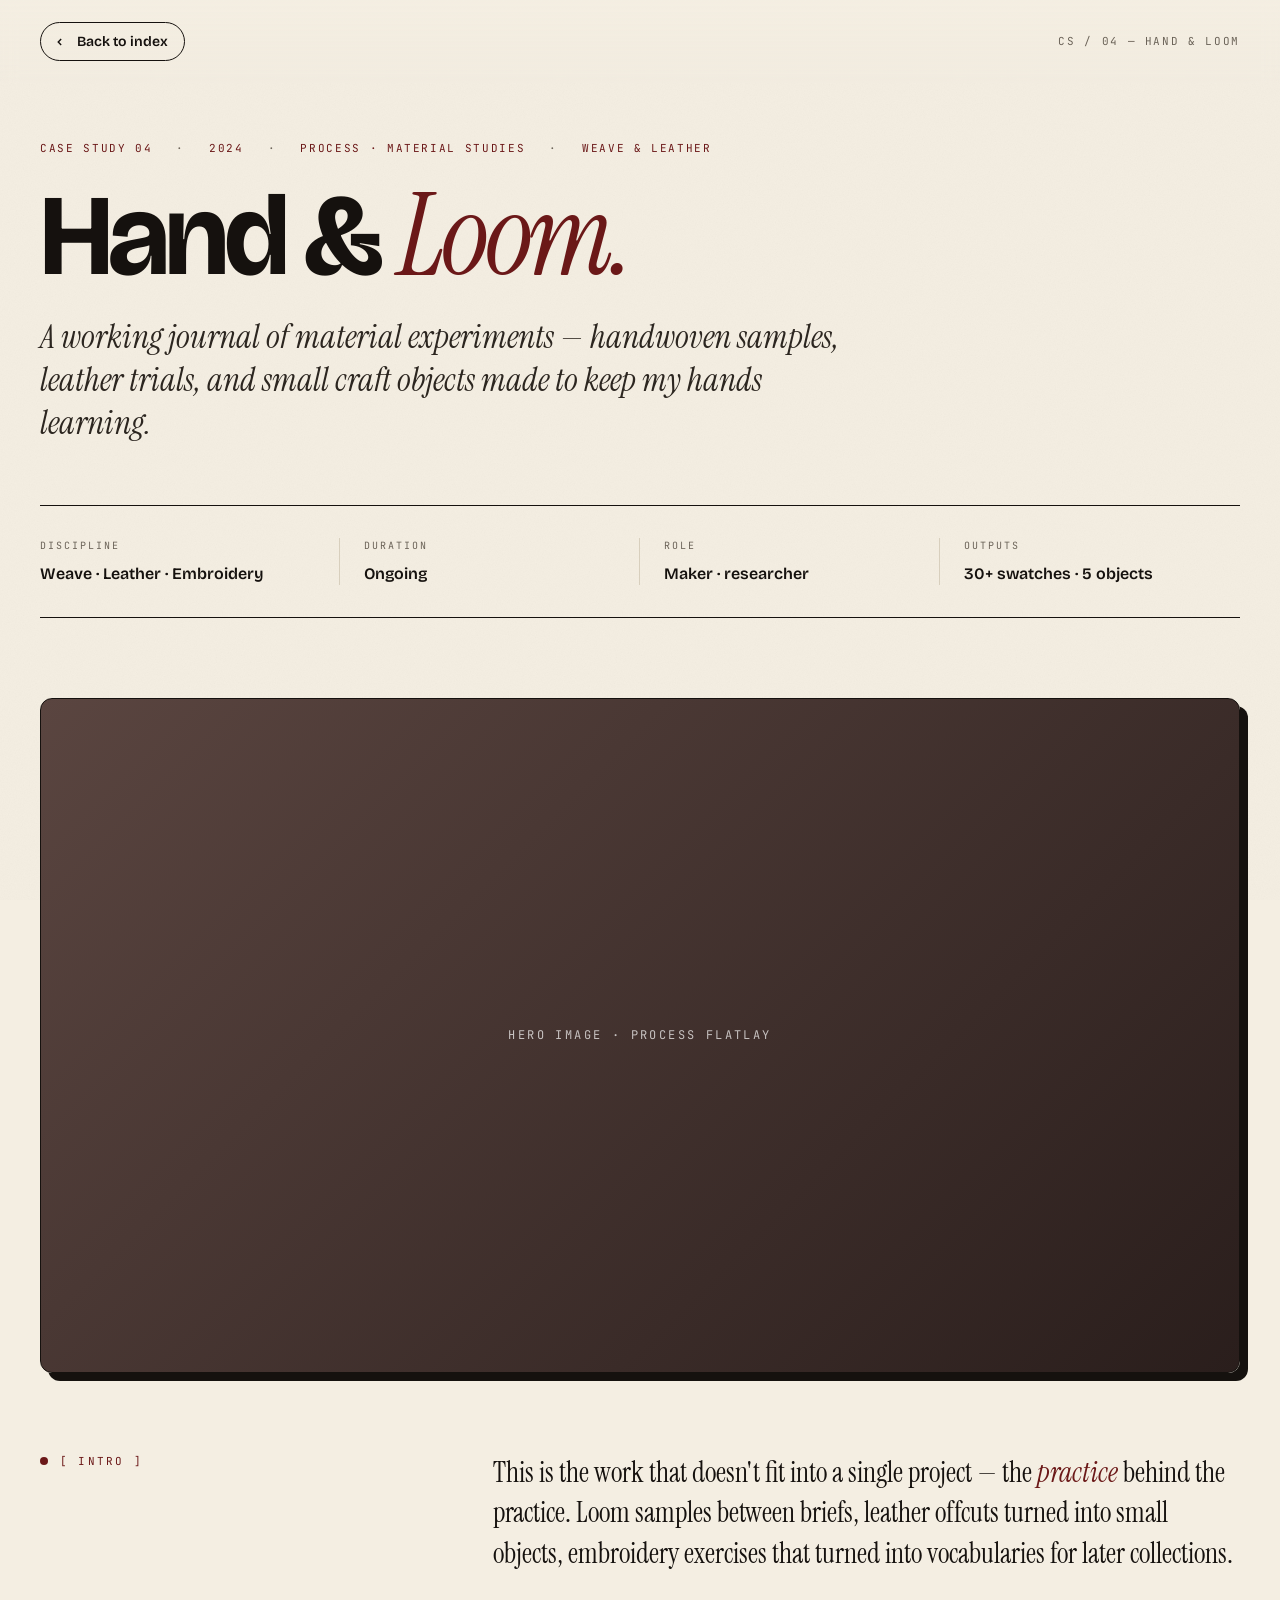
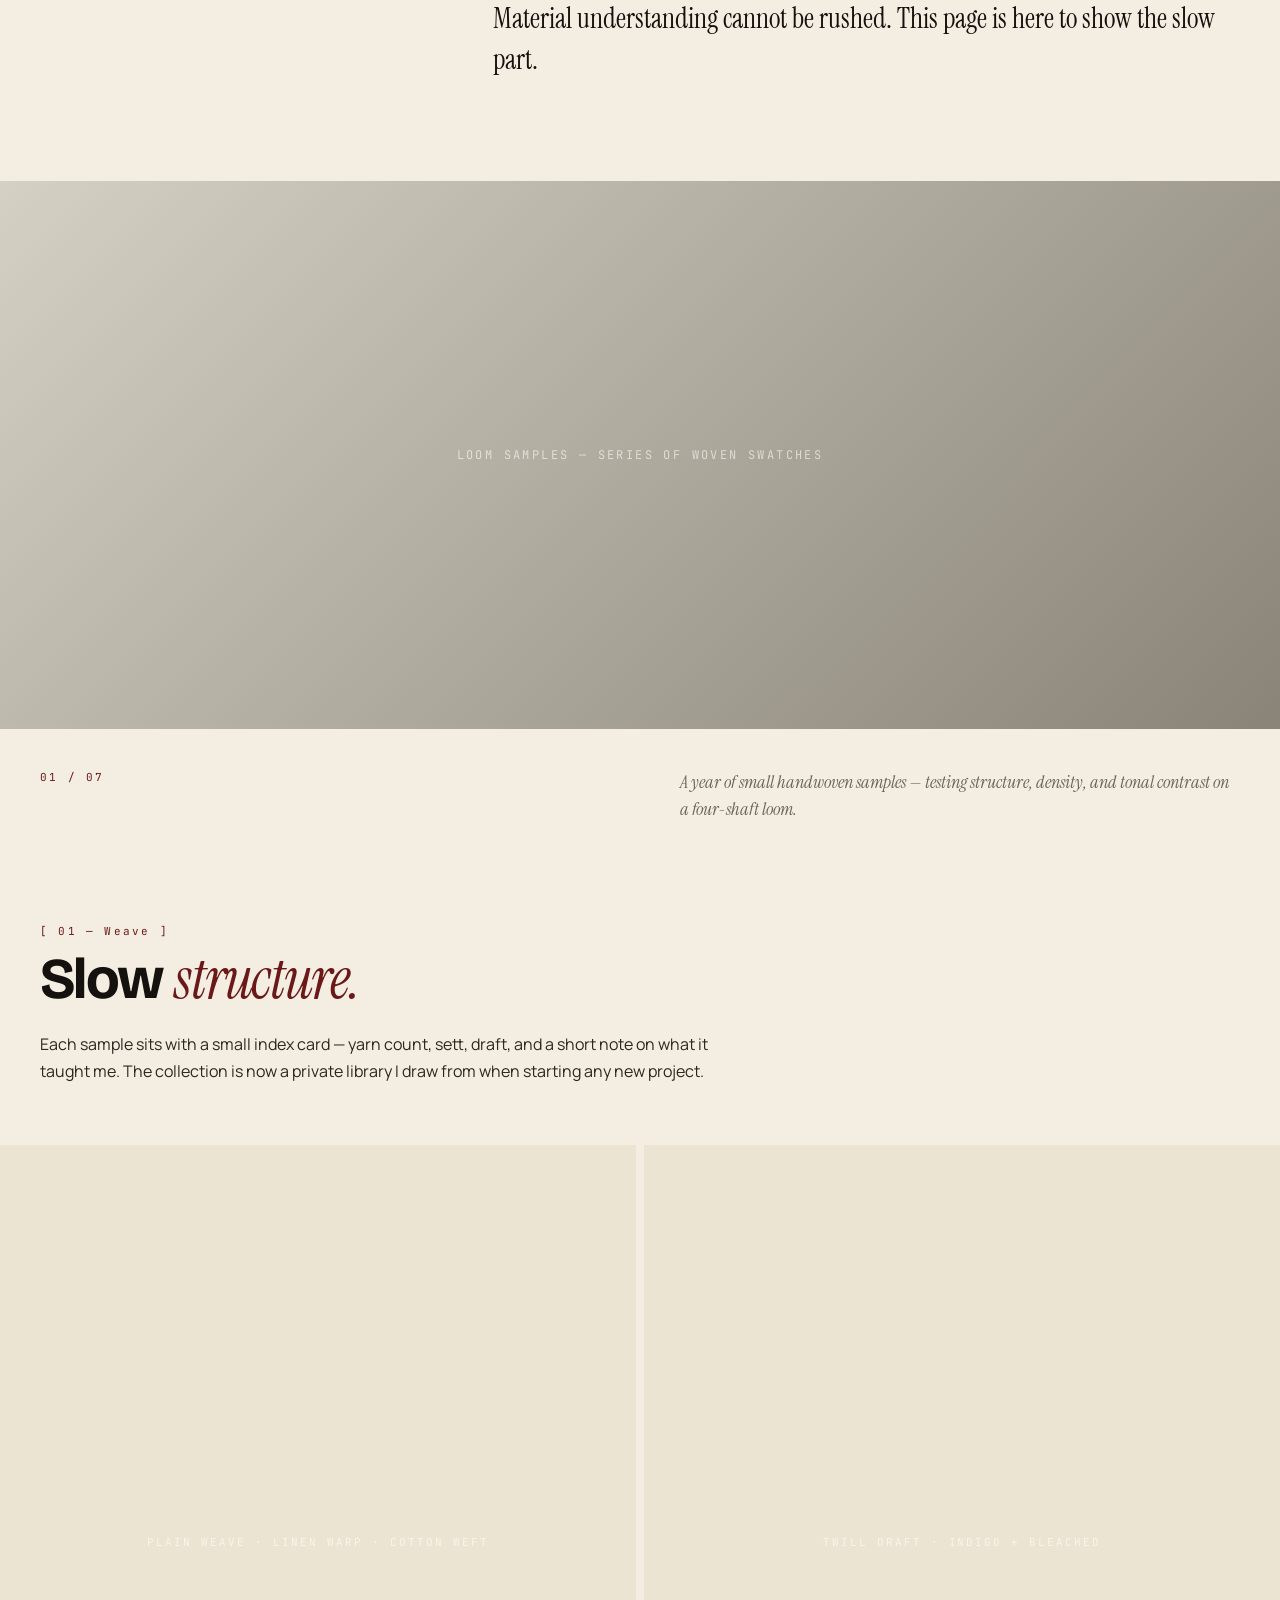
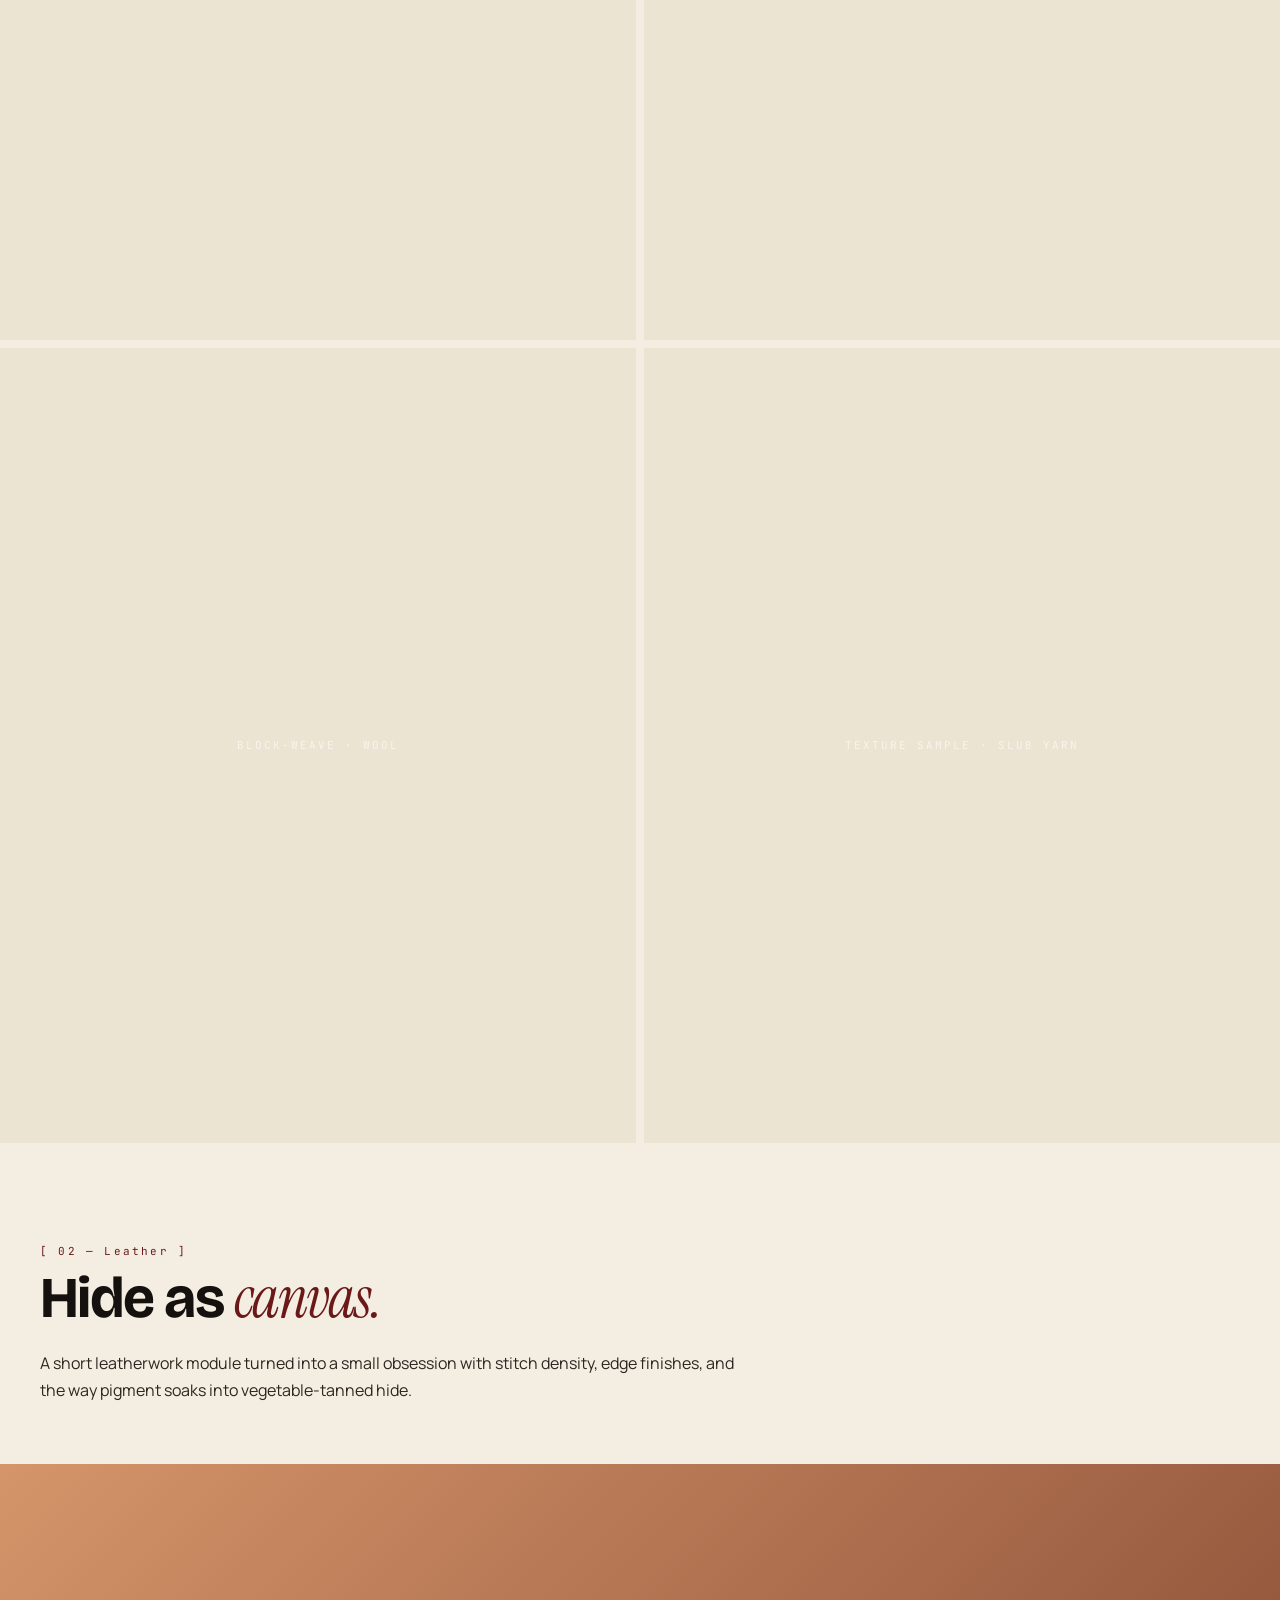
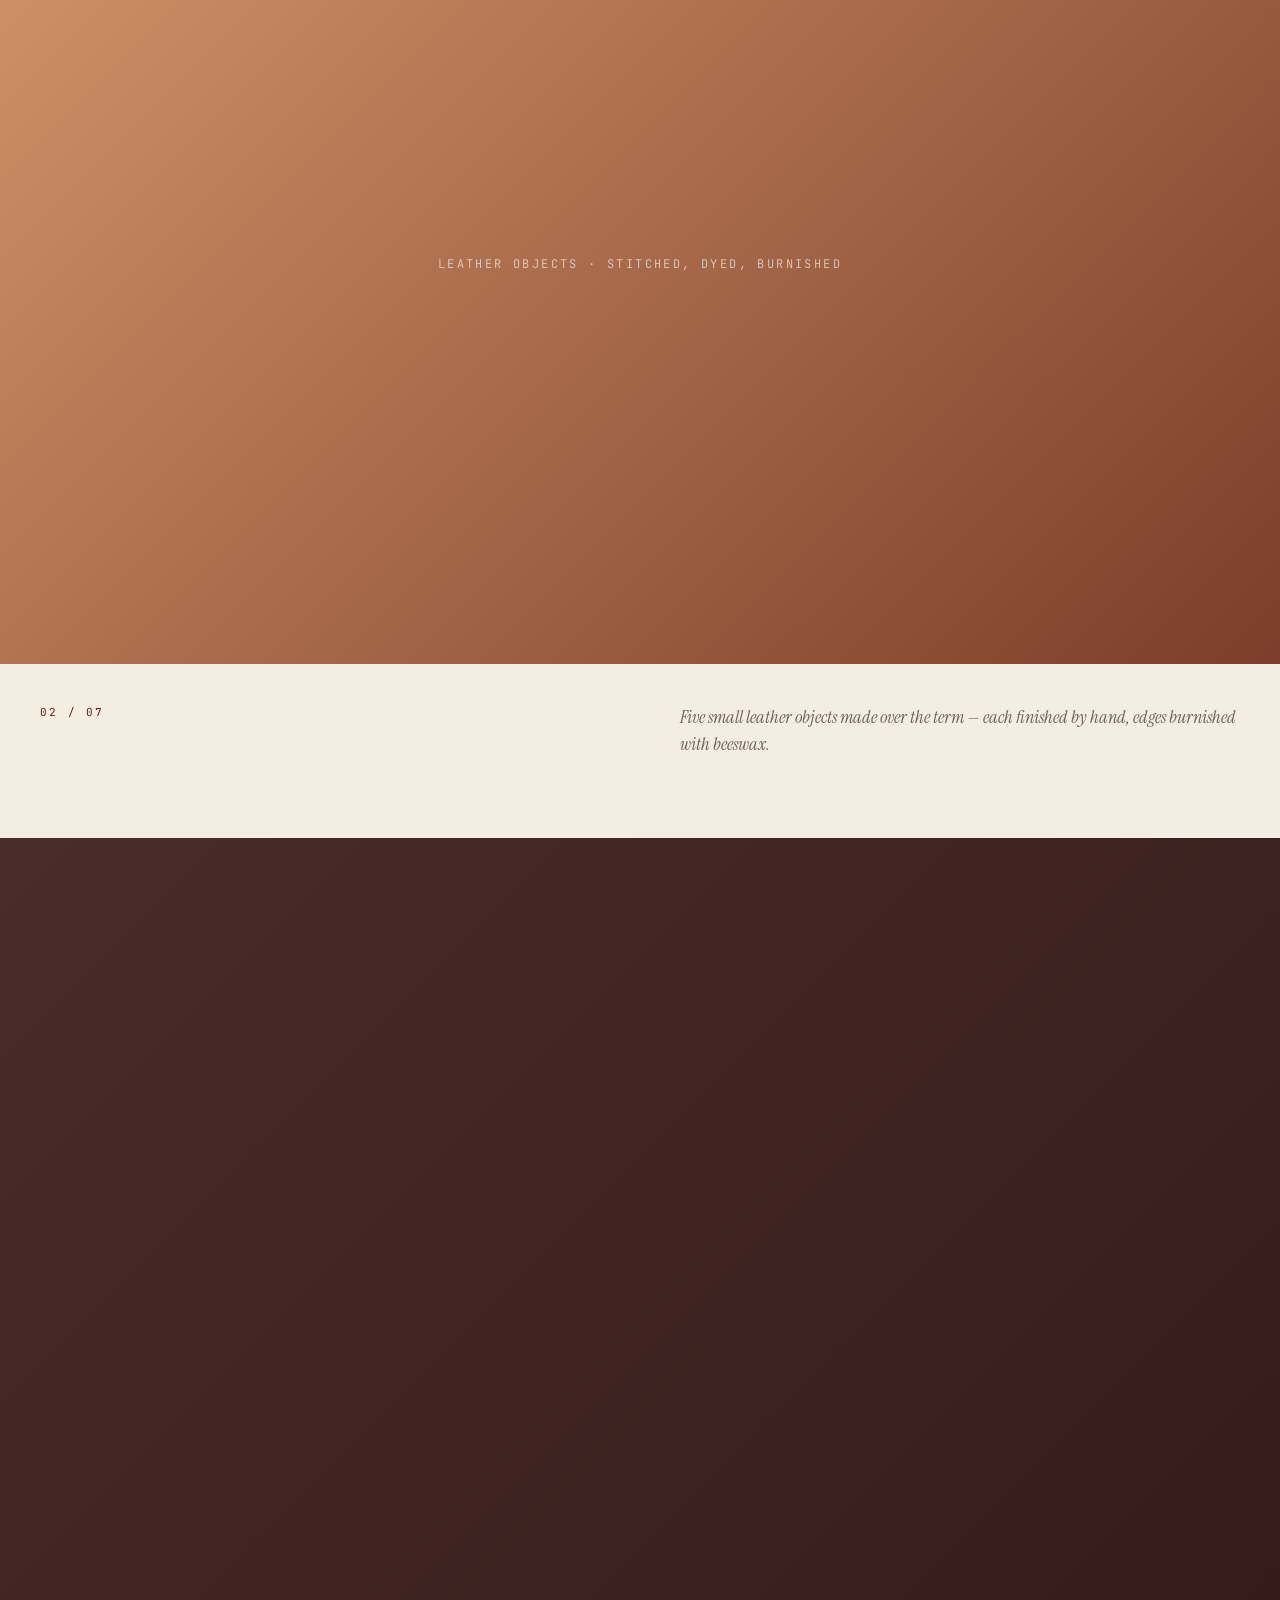
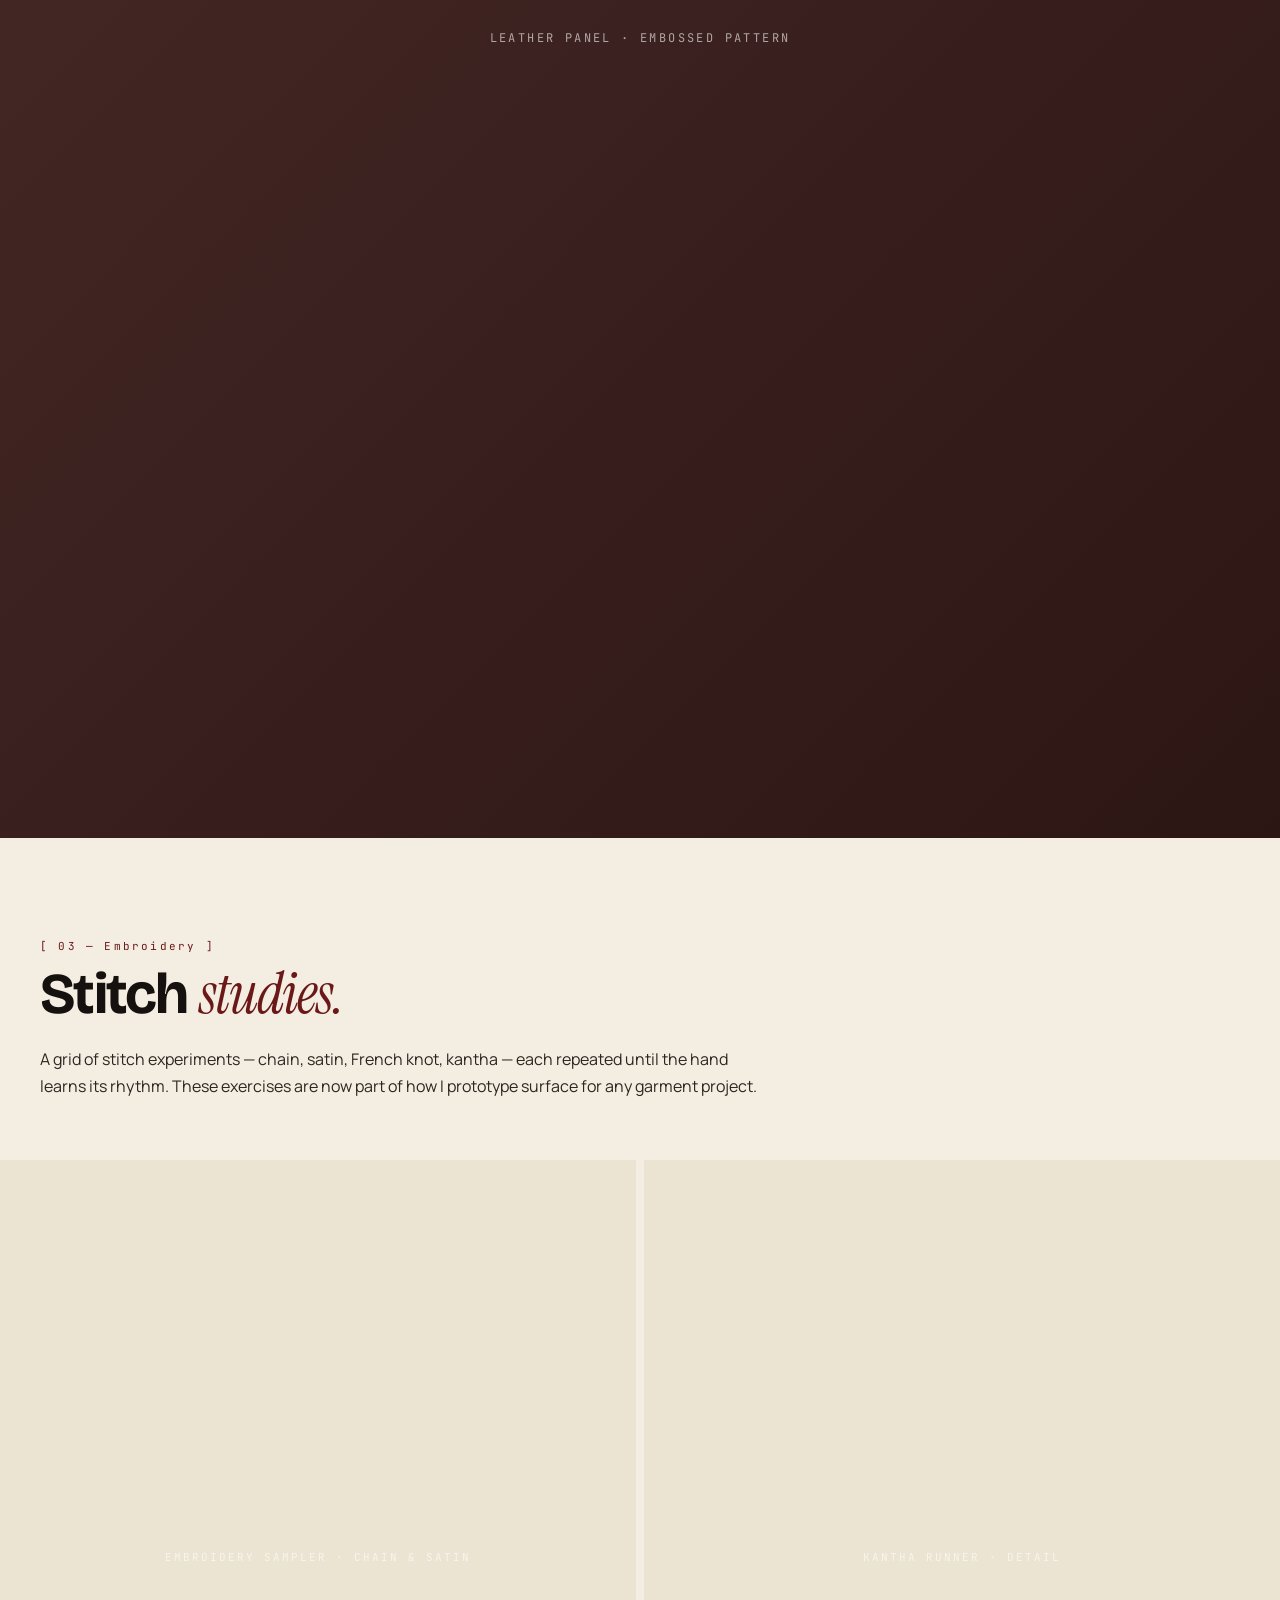
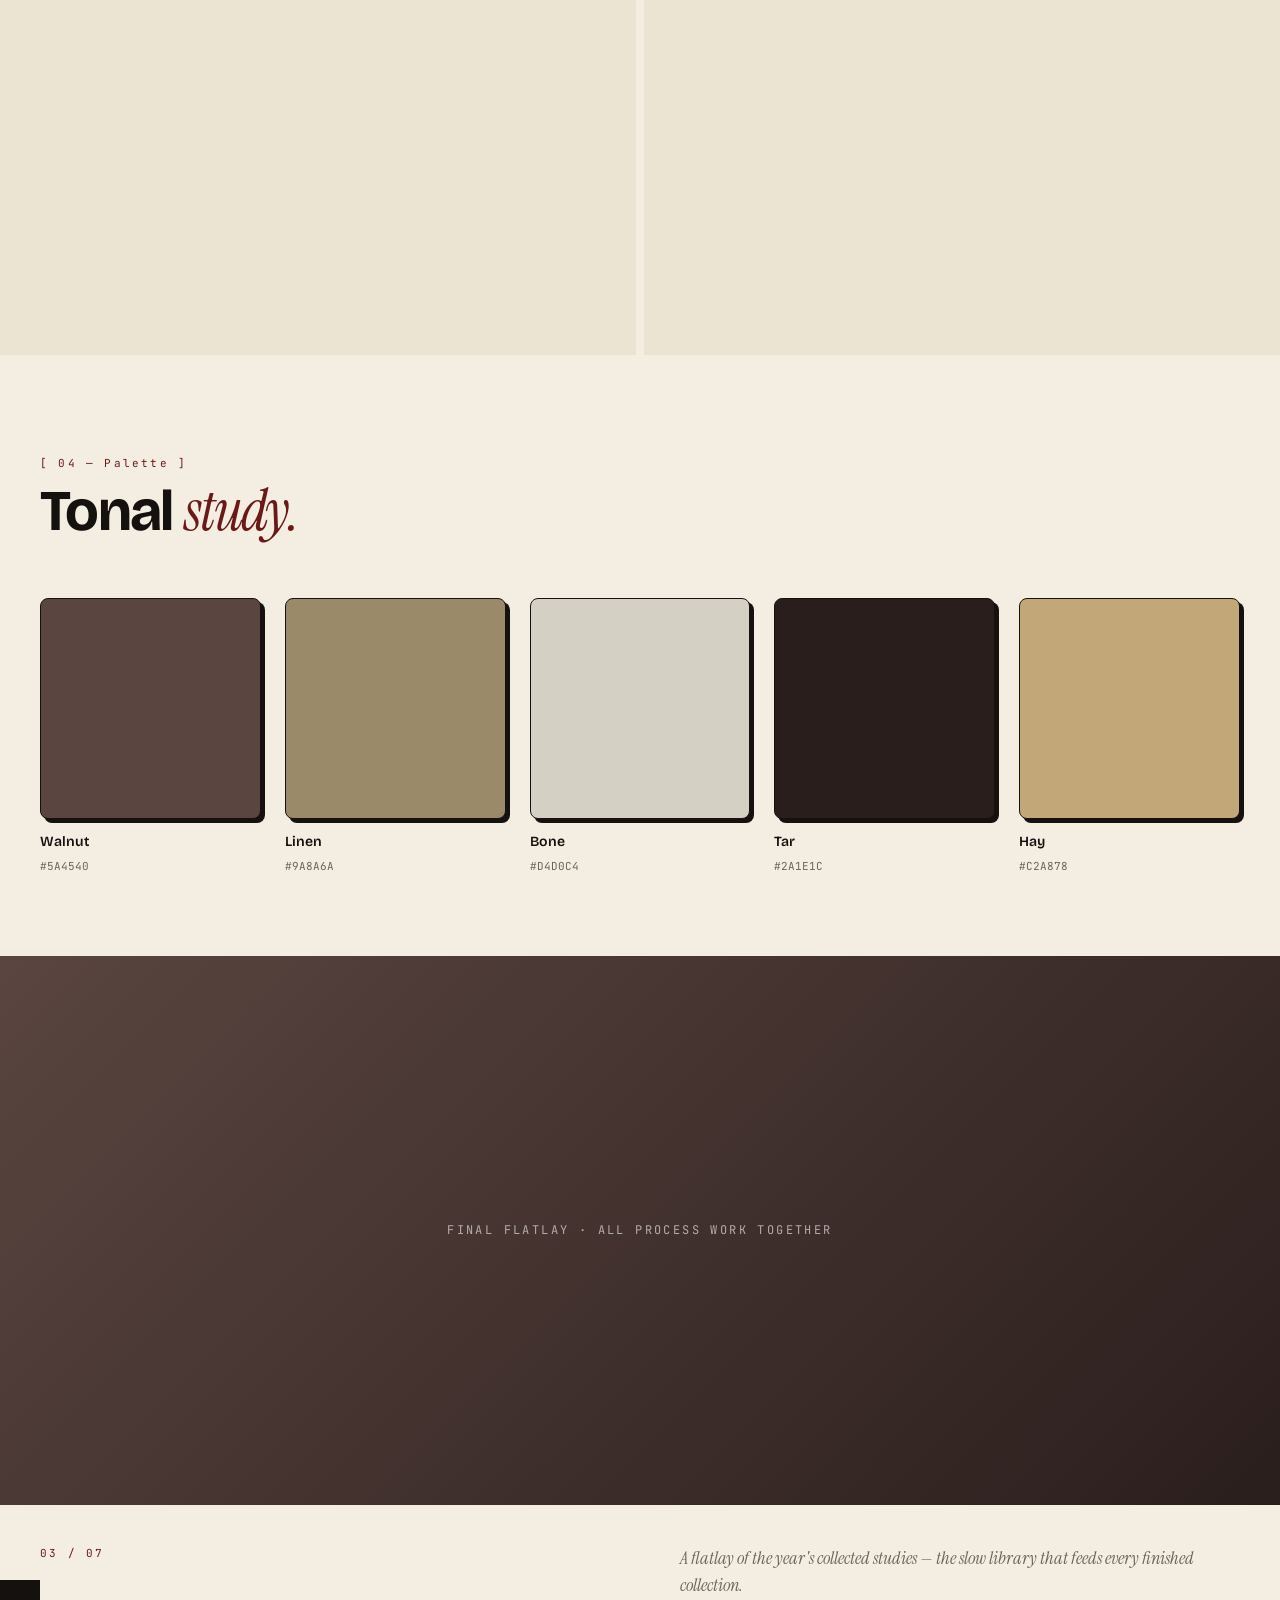
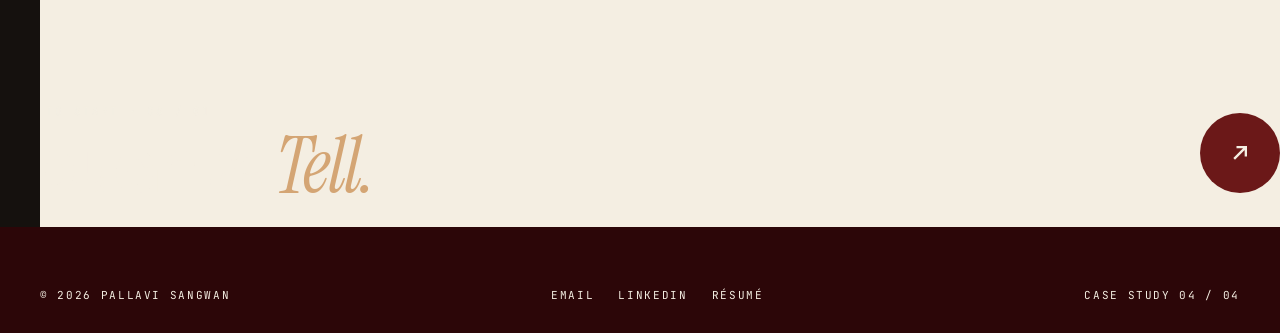
<file: project/case-studies/explorations.html>
<!DOCTYPE html>
<html lang="en">
<head>
<meta charset="UTF-8" />
<meta name="viewport" content="width=device-width, initial-scale=1.0" />
<title>Hand &amp; Loom — Material Studies &amp; Craft Explorations · Pallavi Sangwan</title>
<link rel="preconnect" href="https://fonts.googleapis.com" />
<link rel="preconnect" href="https://fonts.gstatic.com" crossorigin />
<link href="https://fonts.googleapis.com/css2?family=Instrument+Serif:ital@0;1&family=Bricolage+Grotesque:opsz,wght@12..96,300;12..96,400;12..96,500;12..96,600;12..96,700;12..96,800&family=Manrope:wght@300;400;500;600;700&family=JetBrains+Mono:wght@400;500&display=swap" rel="stylesheet" />
<link rel="stylesheet" href="case-study.css" />
</head>
<body>

<nav class="cs-topnav">
  <a href="../Pallavi Portfolio.html" class="cs-back">
    <svg viewBox="0 0 24 24" fill="none" stroke="currentColor" stroke-width="2.4"><path d="M14 7l-5 5 5 5"/></svg>
    Back to index
  </a>
  <span class="cs-topnav-meta">CS / 04 — Hand &amp; Loom</span>
</nav>

<header class="cs-hero" data-screen-label="CS04 Hero">
  <div class="cs-hero-meta">
    <span>Case Study 04</span>
    <span>2024</span>
    <span>Process · Material studies</span>
    <span>Weave &amp; leather</span>
  </div>
  <h1 class="cs-hero-title">Hand &amp; <span class="ital">Loom.</span></h1>
  <p class="cs-hero-tagline">A working journal of material experiments — handwoven samples, leather trials, and small craft objects made to keep my hands learning.</p>

  <div class="cs-info">
    <div class="cs-info-item">
      <span class="cs-info-label">Discipline</span>
      <span class="cs-info-value">Weave · Leather · Embroidery</span>
    </div>
    <div class="cs-info-item">
      <span class="cs-info-label">Duration</span>
      <span class="cs-info-value">Ongoing</span>
    </div>
    <div class="cs-info-item">
      <span class="cs-info-label">Role</span>
      <span class="cs-info-value">Maker · researcher</span>
    </div>
    <div class="cs-info-item">
      <span class="cs-info-label">Outputs</span>
      <span class="cs-info-value">30+ swatches · 5 objects</span>
    </div>
  </div>
</header>

<div class="cs-hero-image">
  <div class="cs-hero-image-frame bg-11" data-label="Hero image · process flatlay"></div>
</div>

<section class="cs-intro">
  <span class="cs-intro-label">[ Intro ]</span>
  <div class="cs-intro-text">
    <p>This is the work that doesn't fit into a single project — the <em>practice</em> behind the practice. Loom samples between briefs, leather offcuts turned into small objects, embroidery exercises that turned into vocabularies for later collections.</p>
    <p>Material understanding cannot be rushed. This page is here to show the slow part.</p>
  </div>
</section>

<div class="cs-fullbleed wide bg-12" data-label="Loom samples — series of woven swatches"></div>
<div class="cs-caption">
  <span class="cs-caption-num">01 / 07</span>
  <p class="cs-caption-text">A year of small handwoven samples — testing structure, density, and tonal contrast on a four-shaft loom.</p>
</div>

<div class="cs-mid-head">
  <span class="cs-mid-num">[ 01 — Weave ]</span>
  <h2 class="cs-mid-title">Slow <span class="ital">structure.</span></h2>
  <p class="cs-mid-body">Each sample sits with a small index card — yarn count, sett, draft, and a short note on what it taught me. The collection is now a private library I draw from when starting any new project.</p>
</div>

<div class="cs-pair">
  <div class="bg-8" data-label="Plain weave · linen warp · cotton weft"></div>
  <div class="bg-12" data-label="Twill draft · indigo + bleached"></div>
</div>
<div class="cs-pair">
  <div class="bg-3" data-label="Block-weave · wool"></div>
  <div class="bg-2" data-label="Texture sample · slub yarn"></div>
</div>

<div class="cs-mid-head">
  <span class="cs-mid-num">[ 02 — Leather ]</span>
  <h2 class="cs-mid-title">Hide as <span class="ital">canvas.</span></h2>
  <p class="cs-mid-body">A short leatherwork module turned into a small obsession with stitch density, edge finishes, and the way pigment soaks into vegetable-tanned hide.</p>
</div>

<div class="cs-fullbleed med bg-7" data-label="Leather objects · stitched, dyed, burnished"></div>
<div class="cs-caption">
  <span class="cs-caption-num">02 / 07</span>
  <p class="cs-caption-text">Five small leather objects made over the term — each finished by hand, edges burnished with beeswax.</p>
</div>

<div class="cs-fullbleed tall bg-6" data-label="Leather panel · embossed pattern"></div>

<div class="cs-mid-head">
  <span class="cs-mid-num">[ 03 — Embroidery ]</span>
  <h2 class="cs-mid-title">Stitch <span class="ital">studies.</span></h2>
  <p class="cs-mid-body">A grid of stitch experiments — chain, satin, French knot, kantha — each repeated until the hand learns its rhythm. These exercises are now part of how I prototype surface for any garment project.</p>
</div>

<div class="cs-pair">
  <div class="bg-1" data-label="Embroidery sampler · chain &amp; satin"></div>
  <div class="bg-9" data-label="Kantha runner · detail"></div>
</div>

<div class="cs-mid-head">
  <span class="cs-mid-num">[ 04 — Palette ]</span>
  <h2 class="cs-mid-title">Tonal <span class="ital">study.</span></h2>
</div>

<div class="cs-palette">
  <div class="cs-palette-item">
    <div class="cs-palette-swatch" style="background:#5a4540"></div>
    <span class="cs-palette-name">Walnut</span>
    <span class="cs-palette-hex">#5A4540</span>
  </div>
  <div class="cs-palette-item">
    <div class="cs-palette-swatch" style="background:#9a8a6a"></div>
    <span class="cs-palette-name">Linen</span>
    <span class="cs-palette-hex">#9A8A6A</span>
  </div>
  <div class="cs-palette-item">
    <div class="cs-palette-swatch" style="background:#d4d0c4"></div>
    <span class="cs-palette-name">Bone</span>
    <span class="cs-palette-hex">#D4D0C4</span>
  </div>
  <div class="cs-palette-item">
    <div class="cs-palette-swatch" style="background:#2a1e1c"></div>
    <span class="cs-palette-name">Tar</span>
    <span class="cs-palette-hex">#2A1E1C</span>
  </div>
  <div class="cs-palette-item">
    <div class="cs-palette-swatch" style="background:#c2a878"></div>
    <span class="cs-palette-name">Hay</span>
    <span class="cs-palette-hex">#C2A878</span>
  </div>
</div>

<div class="cs-fullbleed wide bg-11" data-label="Final flatlay · all process work together"></div>
<div class="cs-caption">
  <span class="cs-caption-num">03 / 07</span>
  <p class="cs-caption-text">A flatlay of the year's collected studies — the slow library that feeds every finished collection.</p>
</div>

</section>

<a href="inclusive-textile.html" class="cs-next">
  <div class="cs-next-inner">
    <div>
      <div class="cs-next-eyebrow">Back to start · CS / 01</div>
      <h3 class="cs-next-title">Touch &amp; <span class="ital">Tell.</span></h3>
    </div>
    <span class="cs-next-arrow" aria-hidden="true">
      <svg viewBox="0 0 24 24" fill="none" stroke="currentColor" stroke-width="2"><path d="M7 17L17 7M9 7h8v8"/></svg>
    </span>
  </div>
</a>

<footer class="cs-footer">
  <div class="cs-footer-inner">
    <span>© 2026 Pallavi Sangwan</span>
    <div class="cs-footer-links">
      <a href="mailto:pallavisangwan1@gmail.com">Email</a>
      <a href="https://www.linkedin.com/in/pallavi-sangwan-88a094318/" target="_blank" rel="noopener">LinkedIn</a>
      <a href="../assets/Pallavi-Sangwan-Resume.pdf" download>Résumé</a>
    </div>
    <span>Case Study 04 / 04</span>
  </div>
</footer>

</body>
</html>
</file>
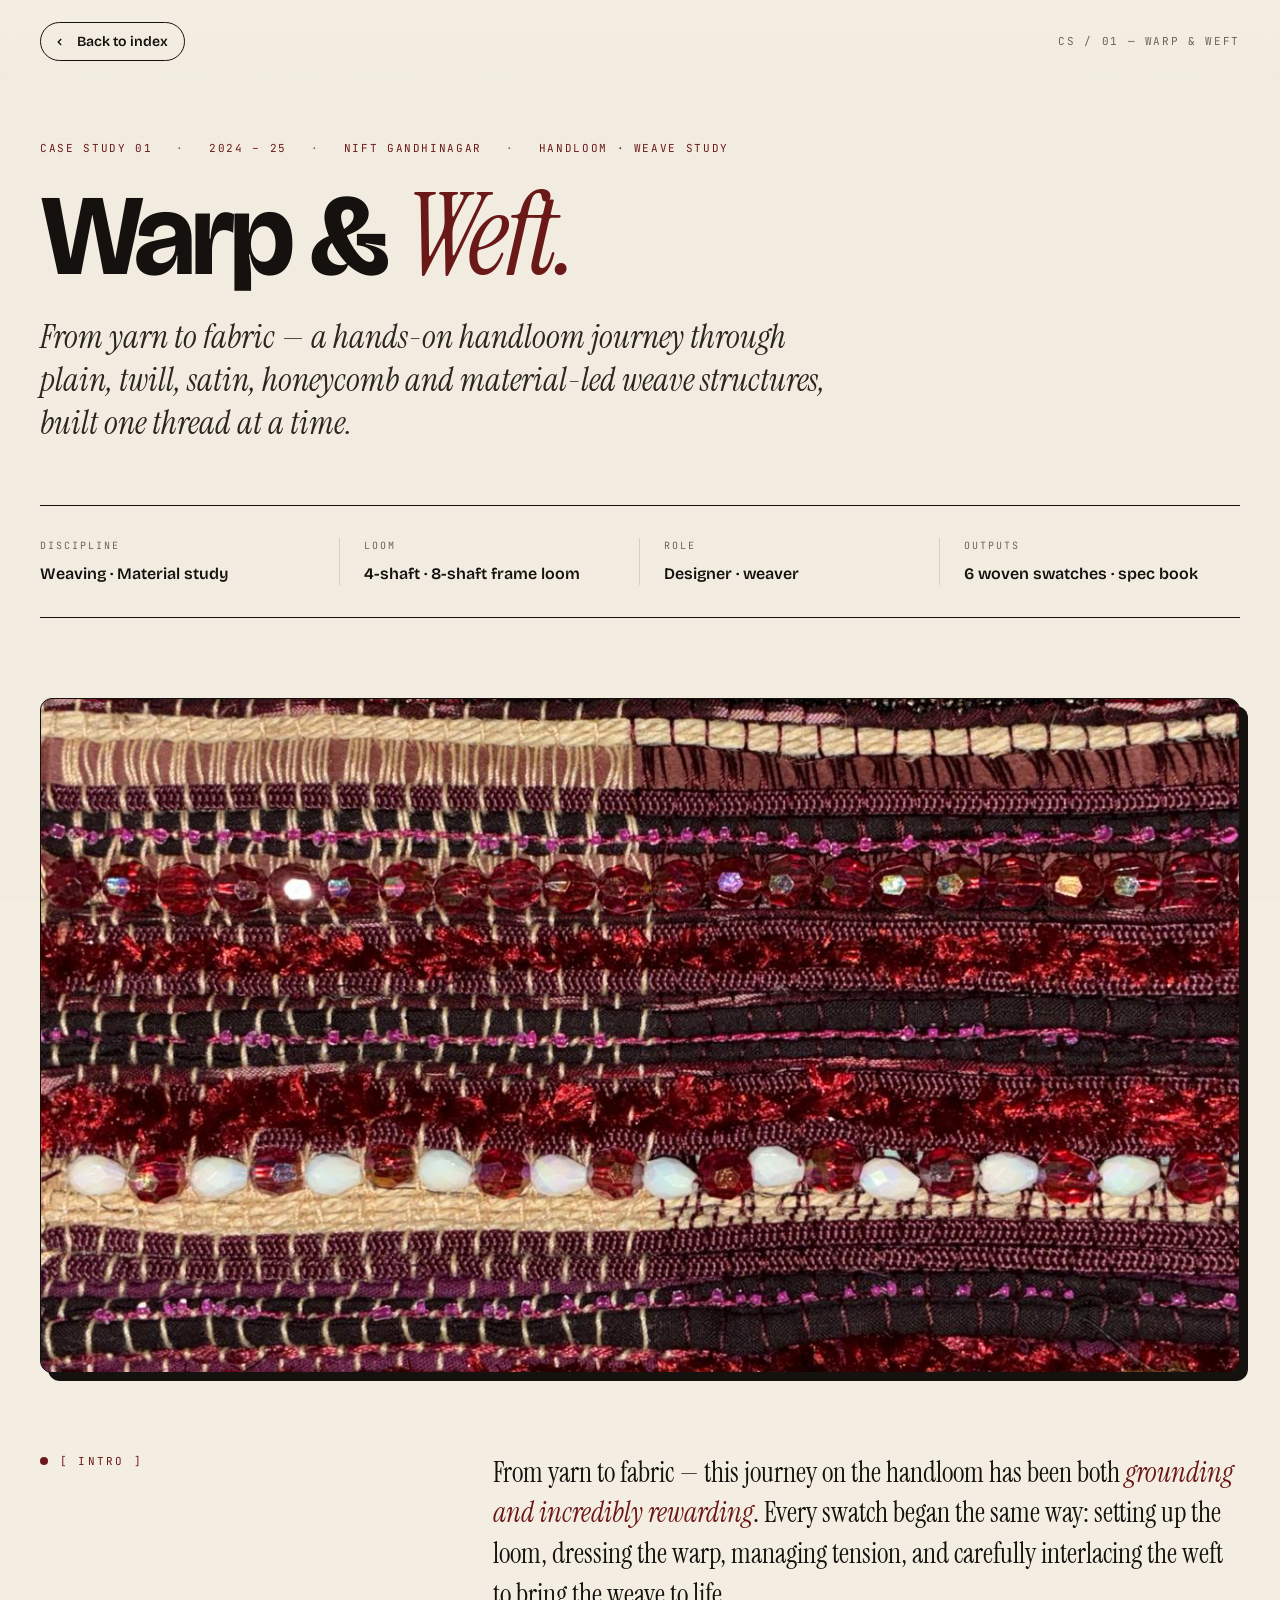
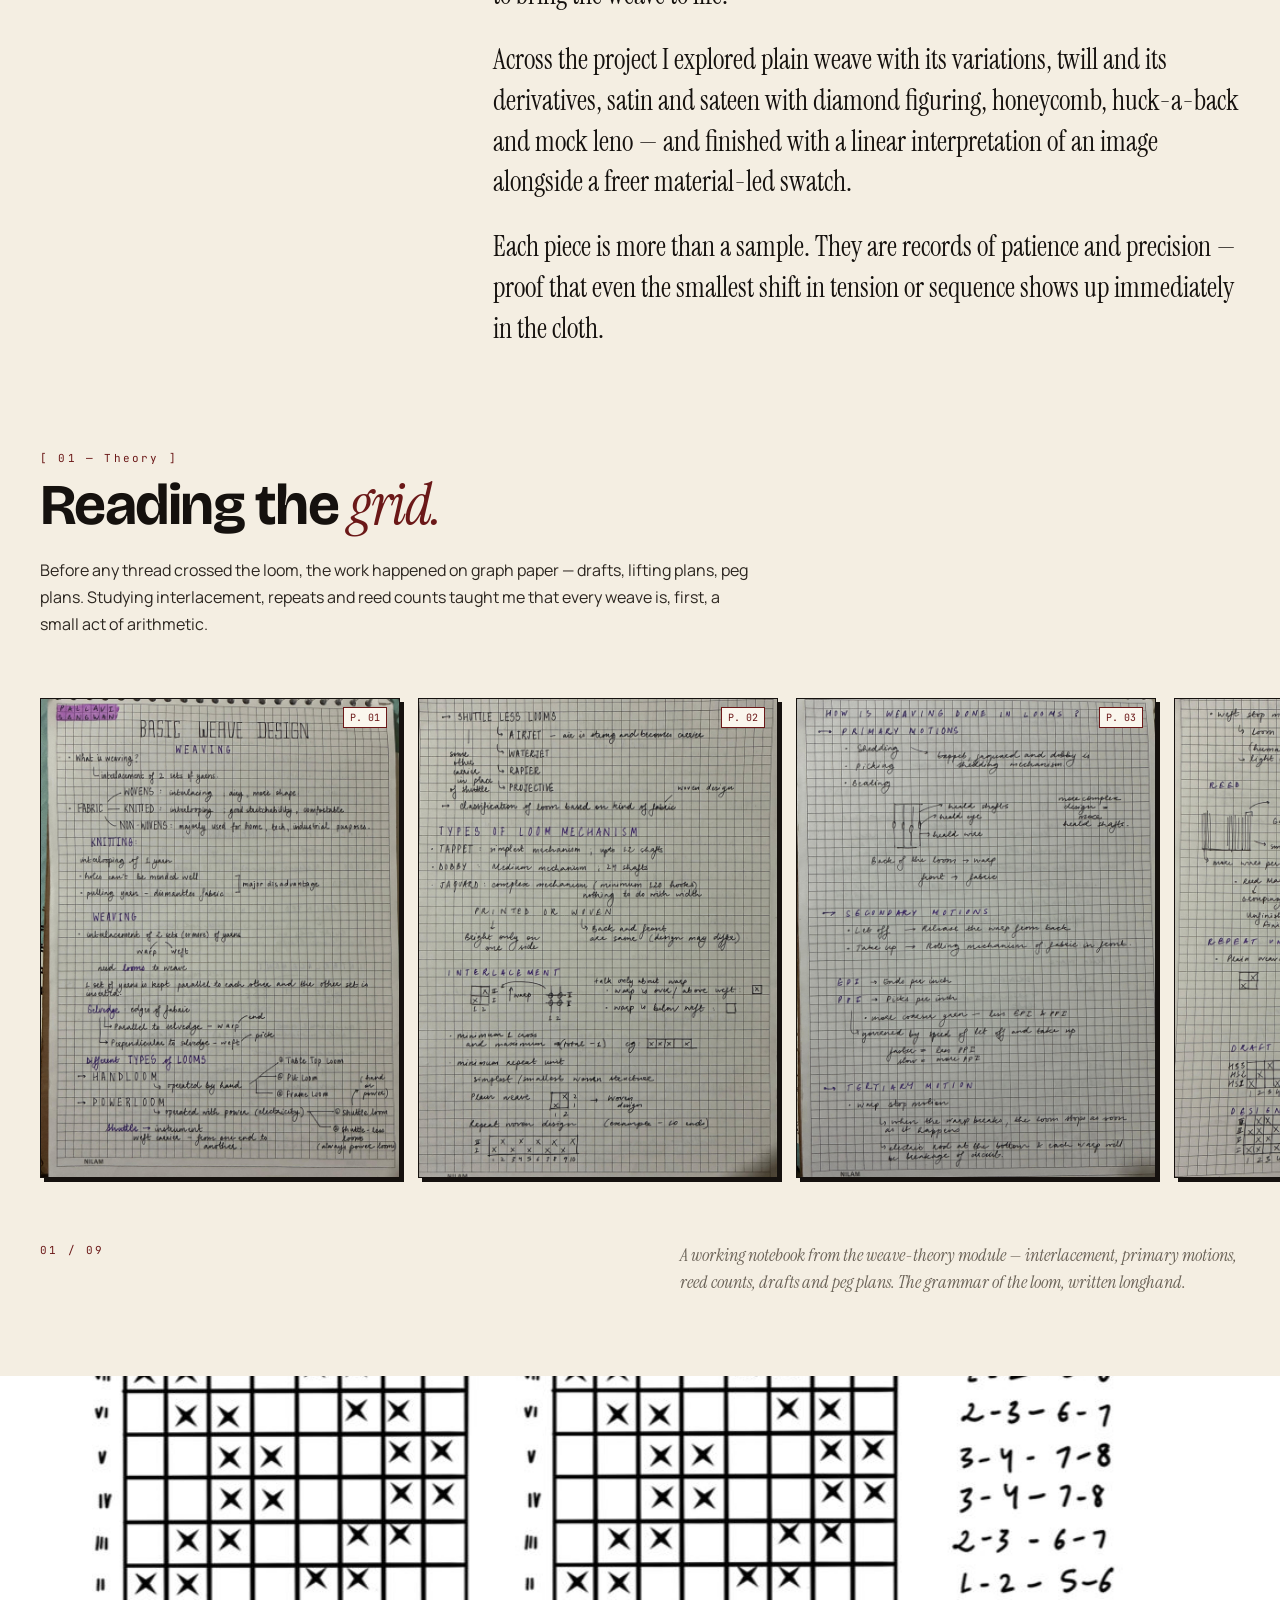
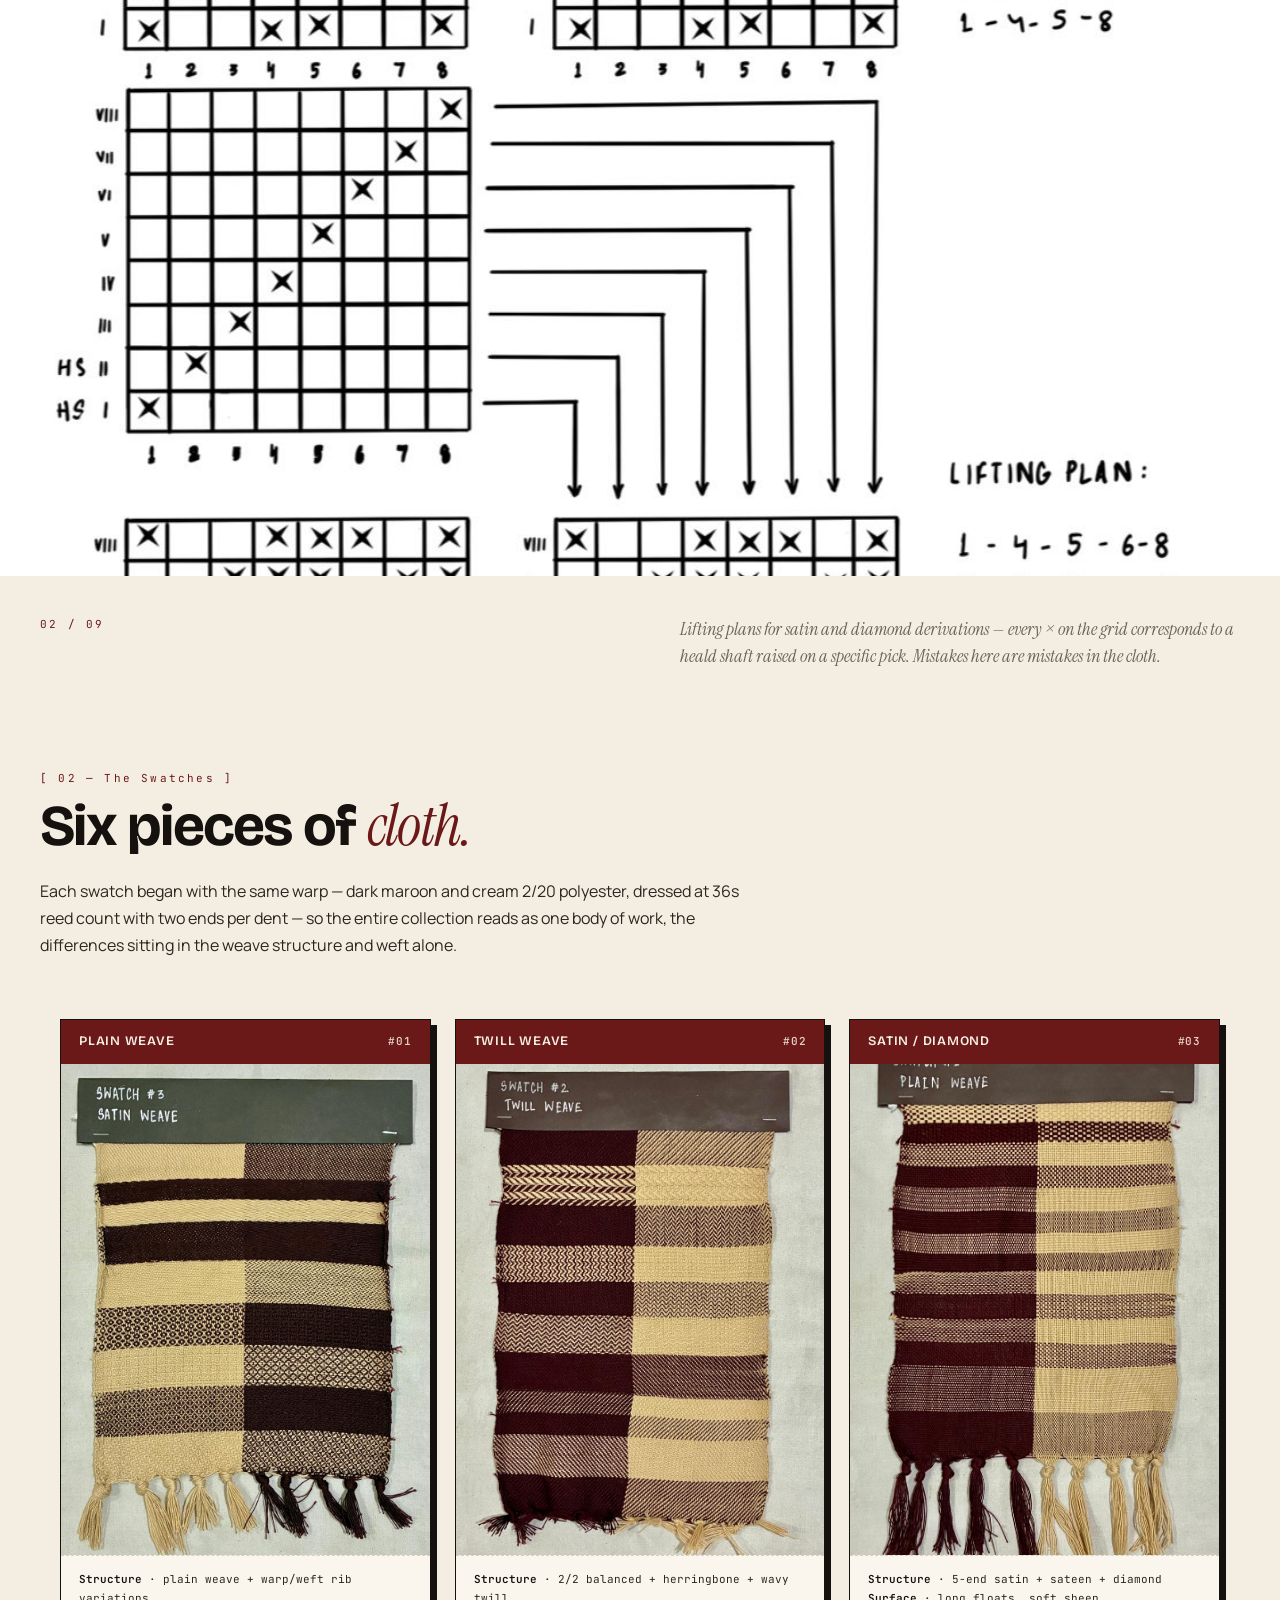
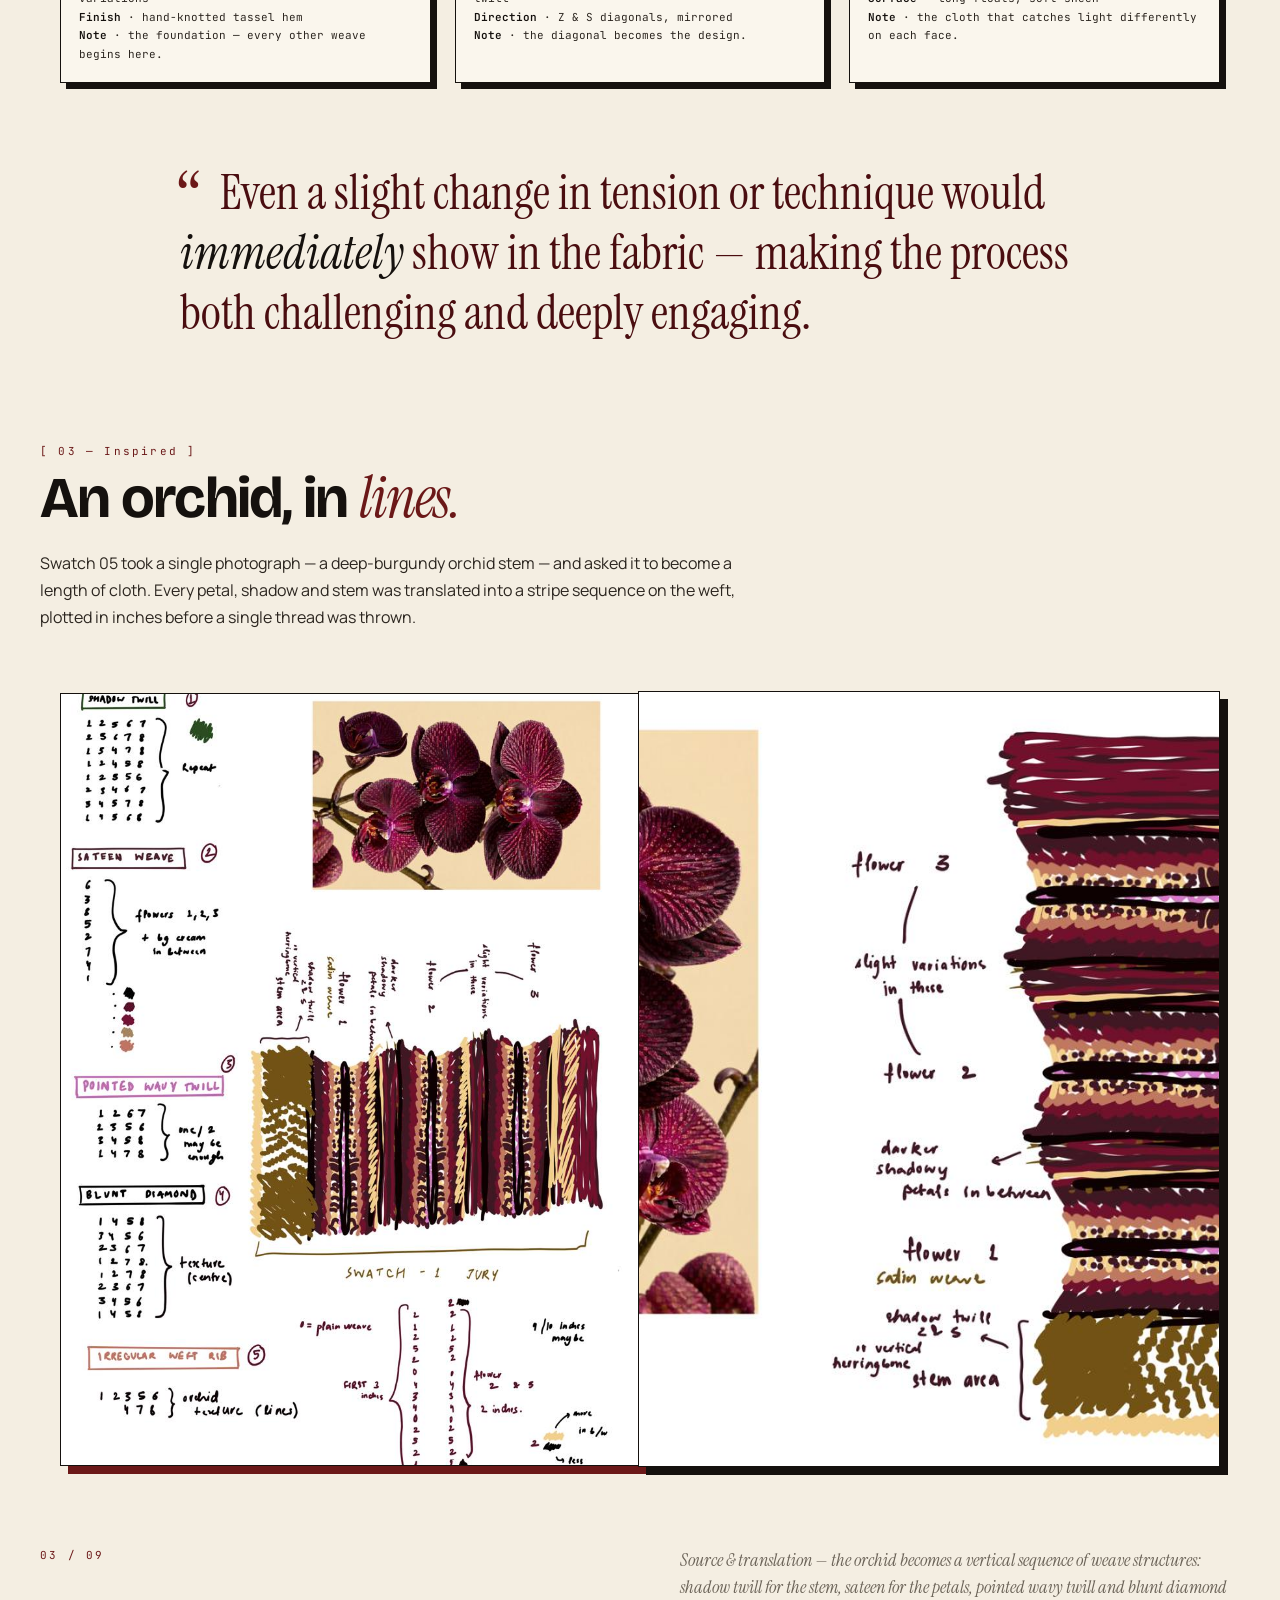
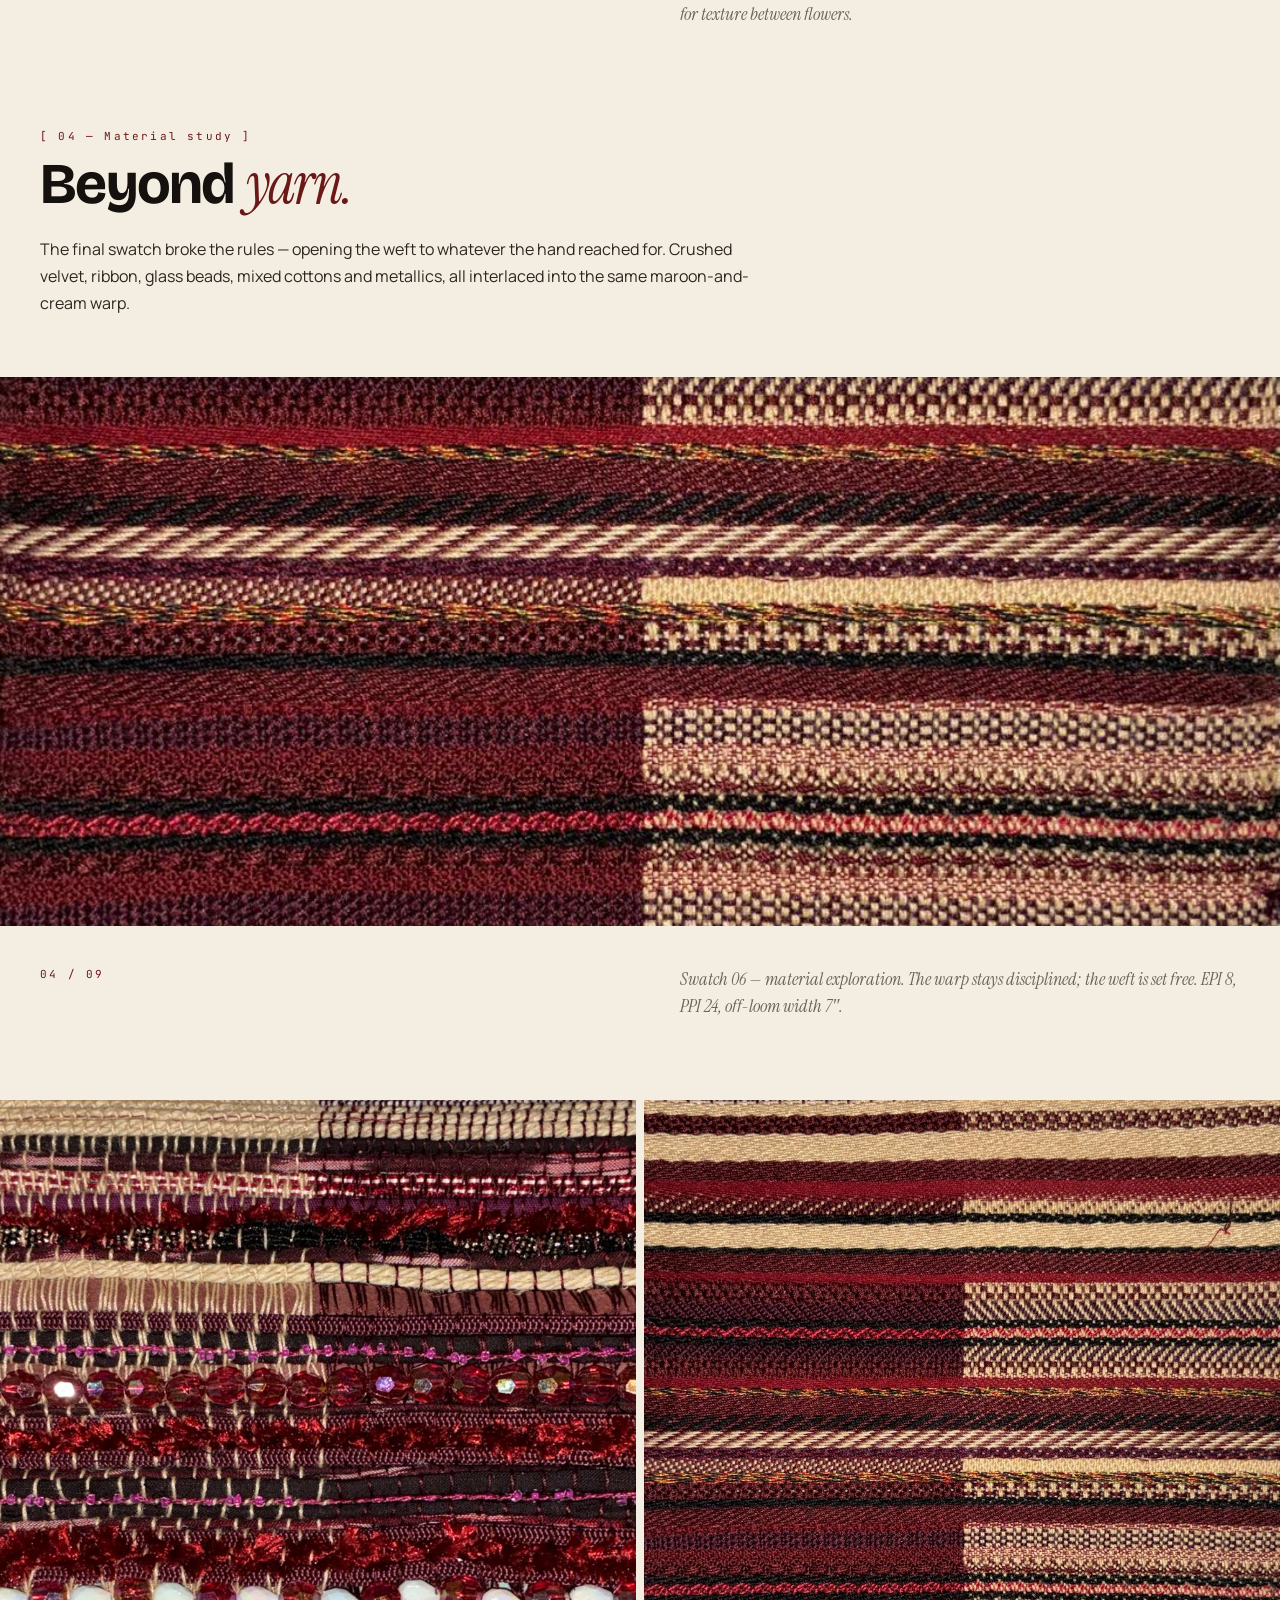
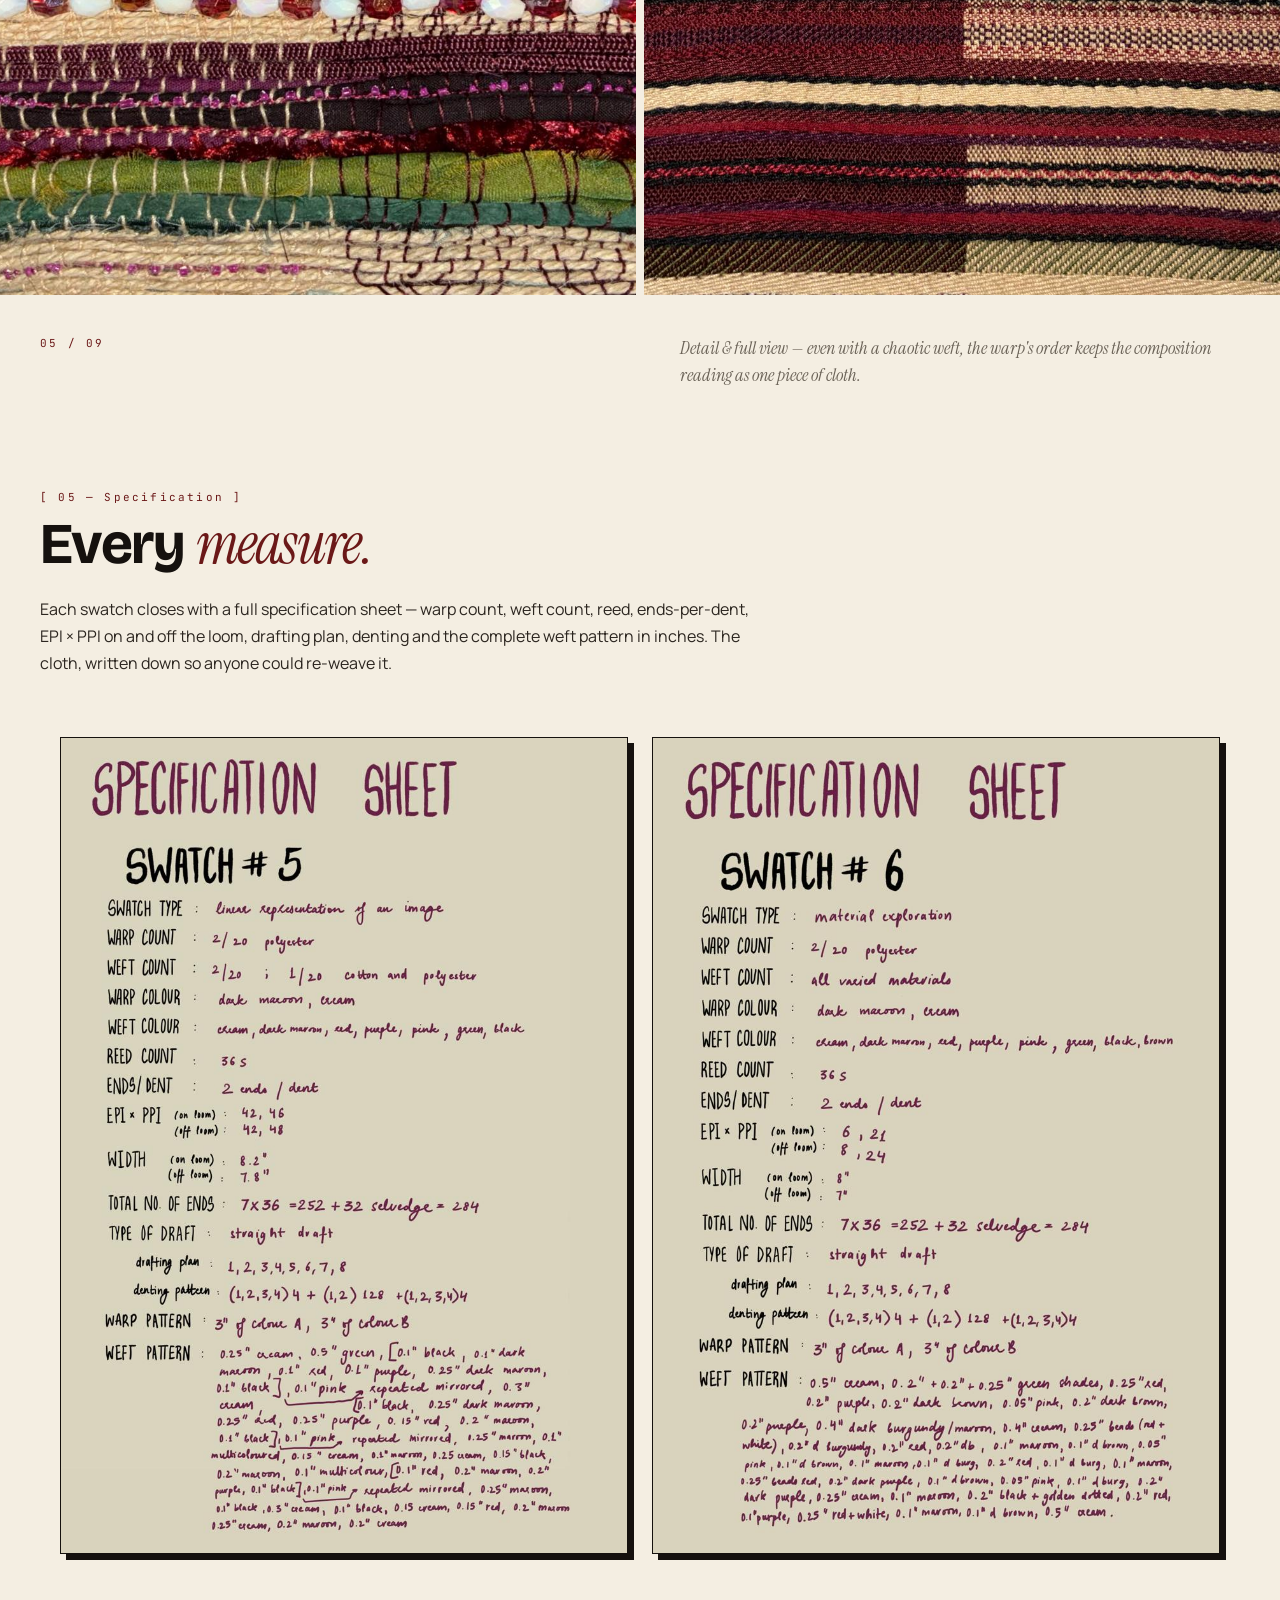
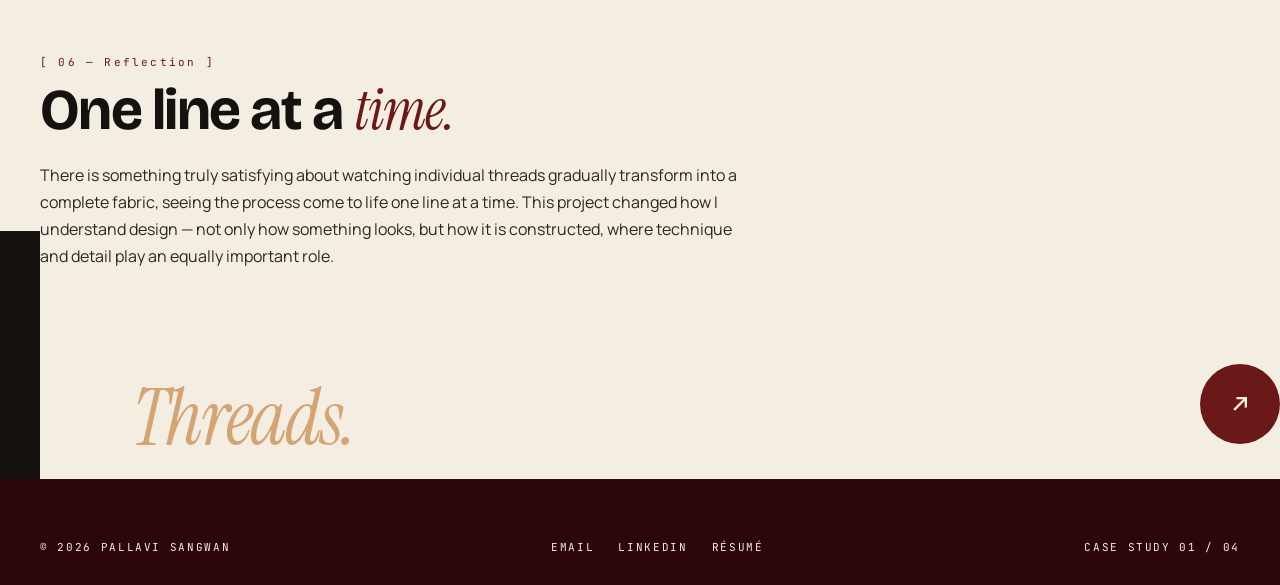
<file: project/case-studies/inclusive-textile.html>
<!DOCTYPE html>
<html lang="en">
<head>
<meta charset="UTF-8" />
<meta name="viewport" content="width=device-width, initial-scale=1.0" />
<title>Warp &amp; Weft — Handloom Studies · Pallavi Sangwan</title>
<link rel="preconnect" href="https://fonts.googleapis.com" />
<link rel="preconnect" href="https://fonts.gstatic.com" crossorigin />
<link href="https://fonts.googleapis.com/css2?family=Instrument+Serif:ital@0;1&family=Bricolage+Grotesque:opsz,wght@12..96,300;12..96,400;12..96,500;12..96,600;12..96,700;12..96,800&family=Manrope:wght@300;400;500;600;700&family=JetBrains+Mono:wght@400;500&display=swap" rel="stylesheet" />
<link rel="stylesheet" href="case-study.css" />
</head>
<body>

<nav class="cs-topnav">
  <a href="../Pallavi Portfolio.html" class="cs-back">
    <svg viewBox="0 0 24 24" fill="none" stroke="currentColor" stroke-width="2.4"><path d="M14 7l-5 5 5 5"/></svg>
    Back to index
  </a>
  <span class="cs-topnav-meta">CS / 01 — Warp &amp; Weft</span>
</nav>

<header class="cs-hero" data-screen-label="CS01 Hero">
  <div class="cs-hero-meta">
    <span>Case Study 01</span>
    <span>2024 – 25</span>
    <span>NIFT Gandhinagar</span>
    <span>Handloom · Weave Study</span>
  </div>
  <h1 class="cs-hero-title">Warp &amp; <span class="ital">Weft.</span></h1>
  <p class="cs-hero-tagline">From yarn to fabric — a hands-on handloom journey through plain, twill, satin, honeycomb and material-led weave structures, built one thread at a time.</p>

  <div class="cs-info">
    <div class="cs-info-item">
      <span class="cs-info-label">Discipline</span>
      <span class="cs-info-value">Weaving · Material study</span>
    </div>
    <div class="cs-info-item">
      <span class="cs-info-label">Loom</span>
      <span class="cs-info-value">4-shaft · 8-shaft frame loom</span>
    </div>
    <div class="cs-info-item">
      <span class="cs-info-label">Role</span>
      <span class="cs-info-value">Designer · weaver</span>
    </div>
    <div class="cs-info-item">
      <span class="cs-info-label">Outputs</span>
      <span class="cs-info-value">6 woven swatches · spec book</span>
    </div>
  </div>
</header>

<div class="cs-hero-image">
  <div class="cs-hero-image-frame">
    <img src="../assets/cs01/swatch-06-material-detail.jpeg" alt="Close-up of material exploration swatch with velvet, beads, ribbon and yarns in maroon, cream and green" />
  </div>
</div>

<section class="cs-intro">
  <span class="cs-intro-label">[ Intro ]</span>
  <div class="cs-intro-text">
    <p>From yarn to fabric — this journey on the handloom has been both <em>grounding and incredibly rewarding</em>. Every swatch began the same way: setting up the loom, dressing the warp, managing tension, and carefully interlacing the weft to bring the weave to life.</p>
    <p>Across the project I explored plain weave with its variations, twill and its derivatives, satin and sateen with diamond figuring, honeycomb, huck-a-back and mock leno — and finished with a linear interpretation of an image alongside a freer material-led swatch.</p>
    <p>Each piece is more than a sample. They are records of patience and precision — proof that even the smallest shift in tension or sequence shows up immediately in the cloth.</p>
  </div>
</section>

<div class="cs-mid-head">
  <span class="cs-mid-num">[ 01 — Theory ]</span>
  <h2 class="cs-mid-title">Reading the <span class="ital">grid.</span></h2>
  <p class="cs-mid-body">Before any thread crossed the loom, the work happened on graph paper — drafts, lifting plans, peg plans. Studying interlacement, repeats and reed counts taught me that every weave is, first, a small act of arithmetic.</p>
</div>

<div class="cs-notebook">
  <div class="cs-notebook-page" data-page="P. 01"><img src="../assets/cs01/notes-01.jpeg" alt="Notebook page — Basic Weave Design opening notes" /></div>
  <div class="cs-notebook-page" data-page="P. 02"><img src="../assets/cs01/notes-02.jpeg" alt="Notebook page — Shuttleless looms, types of mechanism, interlacement" /></div>
  <div class="cs-notebook-page" data-page="P. 03"><img src="../assets/cs01/notes-03.jpeg" alt="Notebook page — How weaving is done in looms; primary, secondary, tertiary motions" /></div>
  <div class="cs-notebook-page" data-page="P. 04"><img src="../assets/cs01/notes-04.jpeg" alt="Notebook page — Reed, draft, peg plan; repeat units" /></div>
  <div class="cs-notebook-page" data-page="P. 05"><img src="../assets/cs01/notes-05.jpeg" alt="Notebook page — Practice exercises, design and peg plan" /></div>
  <div class="cs-notebook-page" data-page="P. 06"><img src="../assets/cs01/notes-06.jpeg" alt="Notebook page — Basic structures, plain weave and three derivations" /></div>
  <div class="cs-notebook-page" data-page="P. 07"><img src="../assets/cs01/notes-07.jpeg" alt="Notebook page — Hopsack, basket weave, twill weave introduction" /></div>
  <div class="cs-notebook-page" data-page="P. 08"><img src="../assets/cs01/notes-08.jpeg" alt="Notebook page — Types of twill, denim, variations of twill" /></div>
</div>
<div class="cs-caption">
  <span class="cs-caption-num">01 / 09</span>
  <p class="cs-caption-text">A working notebook from the weave-theory module — interlacement, primary motions, reed counts, drafts and peg plans. The grammar of the loom, written longhand.</p>
</div>

<div class="cs-fullbleed med">
  <img src="../assets/cs01/lifting-plans.jpeg" alt="Hand-drawn lifting plans on graph paper showing satin/sateen and diamond derivations with lifting sequences" />
</div>
<div class="cs-caption">
  <span class="cs-caption-num">02 / 09</span>
  <p class="cs-caption-text">Lifting plans for satin and diamond derivations — every <em>×</em> on the grid corresponds to a heald shaft raised on a specific pick. Mistakes here are mistakes in the cloth.</p>
</div>

<div class="cs-mid-head">
  <span class="cs-mid-num">[ 02 — The Swatches ]</span>
  <h2 class="cs-mid-title">Six pieces of <span class="ital">cloth.</span></h2>
  <p class="cs-mid-body">Each swatch began with the same warp — dark maroon and cream 2/20 polyester, dressed at 36s reed count with two ends per dent — so the entire collection reads as one body of work, the differences sitting in the weave structure and weft alone.</p>
</div>

<div class="cs-swatch-grid">
  <article class="cs-swatch">
    <header class="cs-swatch-tag"><span>Plain Weave</span><span class="num">#01</span></header>
    <div class="cs-swatch-img"><img src="../assets/cs01/swatch-01-plain.jpeg" alt="Swatch 1 — Plain weave in maroon and cream with knotted tassel finish" /></div>
    <div class="cs-swatch-meta">
      <b>Structure</b> · plain weave + warp/weft rib variations<br />
      <b>Finish</b> · hand-knotted tassel hem<br />
      <b>Note</b> · the foundation — every other weave begins here.
    </div>
  </article>
  <article class="cs-swatch">
    <header class="cs-swatch-tag"><span>Twill Weave</span><span class="num">#02</span></header>
    <div class="cs-swatch-img"><img src="../assets/cs01/swatch-02-twill.jpeg" alt="Swatch 2 — Twill weave with herringbone, balanced and unbalanced sections" /></div>
    <div class="cs-swatch-meta">
      <b>Structure</b> · 2/2 balanced + herringbone + wavy twill<br />
      <b>Direction</b> · Z &amp; S diagonals, mirrored<br />
      <b>Note</b> · the diagonal becomes the design.
    </div>
  </article>
  <article class="cs-swatch">
    <header class="cs-swatch-tag"><span>Satin / Diamond</span><span class="num">#03</span></header>
    <div class="cs-swatch-img"><img src="../assets/cs01/swatch-03-satin.jpeg" alt="Swatch 3 — Satin weave with diamond figuring in maroon and cream blocks" /></div>
    <div class="cs-swatch-meta">
      <b>Structure</b> · 5-end satin + sateen + diamond<br />
      <b>Surface</b> · long floats, soft sheen<br />
      <b>Note</b> · the cloth that catches light differently on each face.
    </div>
  </article>
</div>

<div class="cs-pullquote">
  Even a slight change in tension or technique would <em>immediately</em> show in the fabric — making the process both challenging and deeply engaging.
</div>

<div class="cs-mid-head">
  <span class="cs-mid-num">[ 03 — Inspired ]</span>
  <h2 class="cs-mid-title">An orchid, in <span class="ital">lines.</span></h2>
  <p class="cs-mid-body">Swatch 05 took a single photograph — a deep-burgundy orchid stem — and asked it to become a length of cloth. Every petal, shadow and stem was translated into a stripe sequence on the weft, plotted in inches before a single thread was thrown.</p>
</div>

<div class="cs-inspiration">
  <figure><img src="../assets/cs01/inspiration-orchid-clean.jpeg" alt="Source photograph of a deep burgundy orchid spray on cream background" /></figure>
  <figure><img src="../assets/cs01/inspiration-orchid-sketch.jpeg" alt="Hand-drawn translation of the orchid into a striped weave plan with annotations" /></figure>
</div>
<div class="cs-caption">
  <span class="cs-caption-num">03 / 09</span>
  <p class="cs-caption-text">Source &amp; translation — the orchid becomes a vertical sequence of weave structures: shadow twill for the stem, sateen for the petals, pointed wavy twill and blunt diamond for texture between flowers.</p>
</div>

<div class="cs-mid-head">
  <span class="cs-mid-num">[ 04 — Material study ]</span>
  <h2 class="cs-mid-title">Beyond <span class="ital">yarn.</span></h2>
  <p class="cs-mid-body">The final swatch broke the rules — opening the weft to whatever the hand reached for. Crushed velvet, ribbon, glass beads, mixed cottons and metallics, all interlaced into the same maroon-and-cream warp.</p>
</div>

<div class="cs-fullbleed wide">
  <img src="../assets/cs01/swatch-06-material-full.jpeg" alt="Swatch 6 — Material exploration showing dense bands of mixed-media weft against the cream and maroon warp" />
</div>
<div class="cs-caption">
  <span class="cs-caption-num">04 / 09</span>
  <p class="cs-caption-text">Swatch 06 — material exploration. The warp stays disciplined; the weft is set free. EPI 8, PPI 24, off-loom width 7&Prime;.</p>
</div>

<div class="cs-pair">
  <div><img src="../assets/cs01/swatch-06-material-detail.jpeg" alt="Detail of material swatch showing red beadwork and crushed velvet bands" /></div>
  <div><img src="../assets/cs01/swatch-06-material-full.jpeg" alt="Full view of swatch 6 showing rhythmic stripes" /></div>
</div>
<div class="cs-caption">
  <span class="cs-caption-num">05 / 09</span>
  <p class="cs-caption-text">Detail &amp; full view — even with a chaotic weft, the warp's order keeps the composition reading as one piece of cloth.</p>
</div>

<div class="cs-mid-head">
  <span class="cs-mid-num">[ 05 — Specification ]</span>
  <h2 class="cs-mid-title">Every <span class="ital">measure.</span></h2>
  <p class="cs-mid-body">Each swatch closes with a full specification sheet — warp count, weft count, reed, ends-per-dent, EPI &times; PPI on and off the loom, drafting plan, denting and the complete weft pattern in inches. The cloth, written down so anyone could re-weave it.</p>
</div>

<div class="cs-specs">
  <figure><img src="../assets/cs01/spec-sheet-05.jpeg" alt="Specification sheet for Swatch 5 — linear representation of an image, with full warp and weft details" /></figure>
  <figure><img src="../assets/cs01/spec-sheet-06.jpeg" alt="Specification sheet for Swatch 6 — material exploration with full weft pattern in inches" /></figure>
</div>

<div class="cs-mid-head">
  <span class="cs-mid-num">[ 06 — Reflection ]</span>
  <h2 class="cs-mid-title">One line at a <span class="ital">time.</span></h2>
  <p class="cs-mid-body">There is something truly satisfying about watching individual threads gradually transform into a complete fabric, seeing the process come to life one line at a time. This project changed how I understand design — not only how something looks, but how it is constructed, where technique and detail play an equally important role.</p>
</div>

</section>

<a href="tribal-garment.html" class="cs-next">
  <div class="cs-next-inner">
    <div>
      <div class="cs-next-eyebrow">Next case study · CS / 02</div>
      <h3 class="cs-next-title">Bhil <span class="ital">Threads.</span></h3>
    </div>
    <span class="cs-next-arrow" aria-hidden="true">
      <svg viewBox="0 0 24 24" fill="none" stroke="currentColor" stroke-width="2"><path d="M7 17L17 7M9 7h8v8"/></svg>
    </span>
  </div>
</a>

<footer class="cs-footer">
  <div class="cs-footer-inner">
    <span>© 2026 Pallavi Sangwan</span>
    <div class="cs-footer-links">
      <a href="mailto:pallavisangwan1@gmail.com">Email</a>
      <a href="https://www.linkedin.com/in/pallavi-sangwan-88a094318/" target="_blank" rel="noopener">LinkedIn</a>
      <a href="../assets/Pallavi-Sangwan-Resume.pdf" download>Résumé</a>
    </div>
    <span>Case Study 01 / 04</span>
  </div>
</footer>

</body>
</html>
</file>
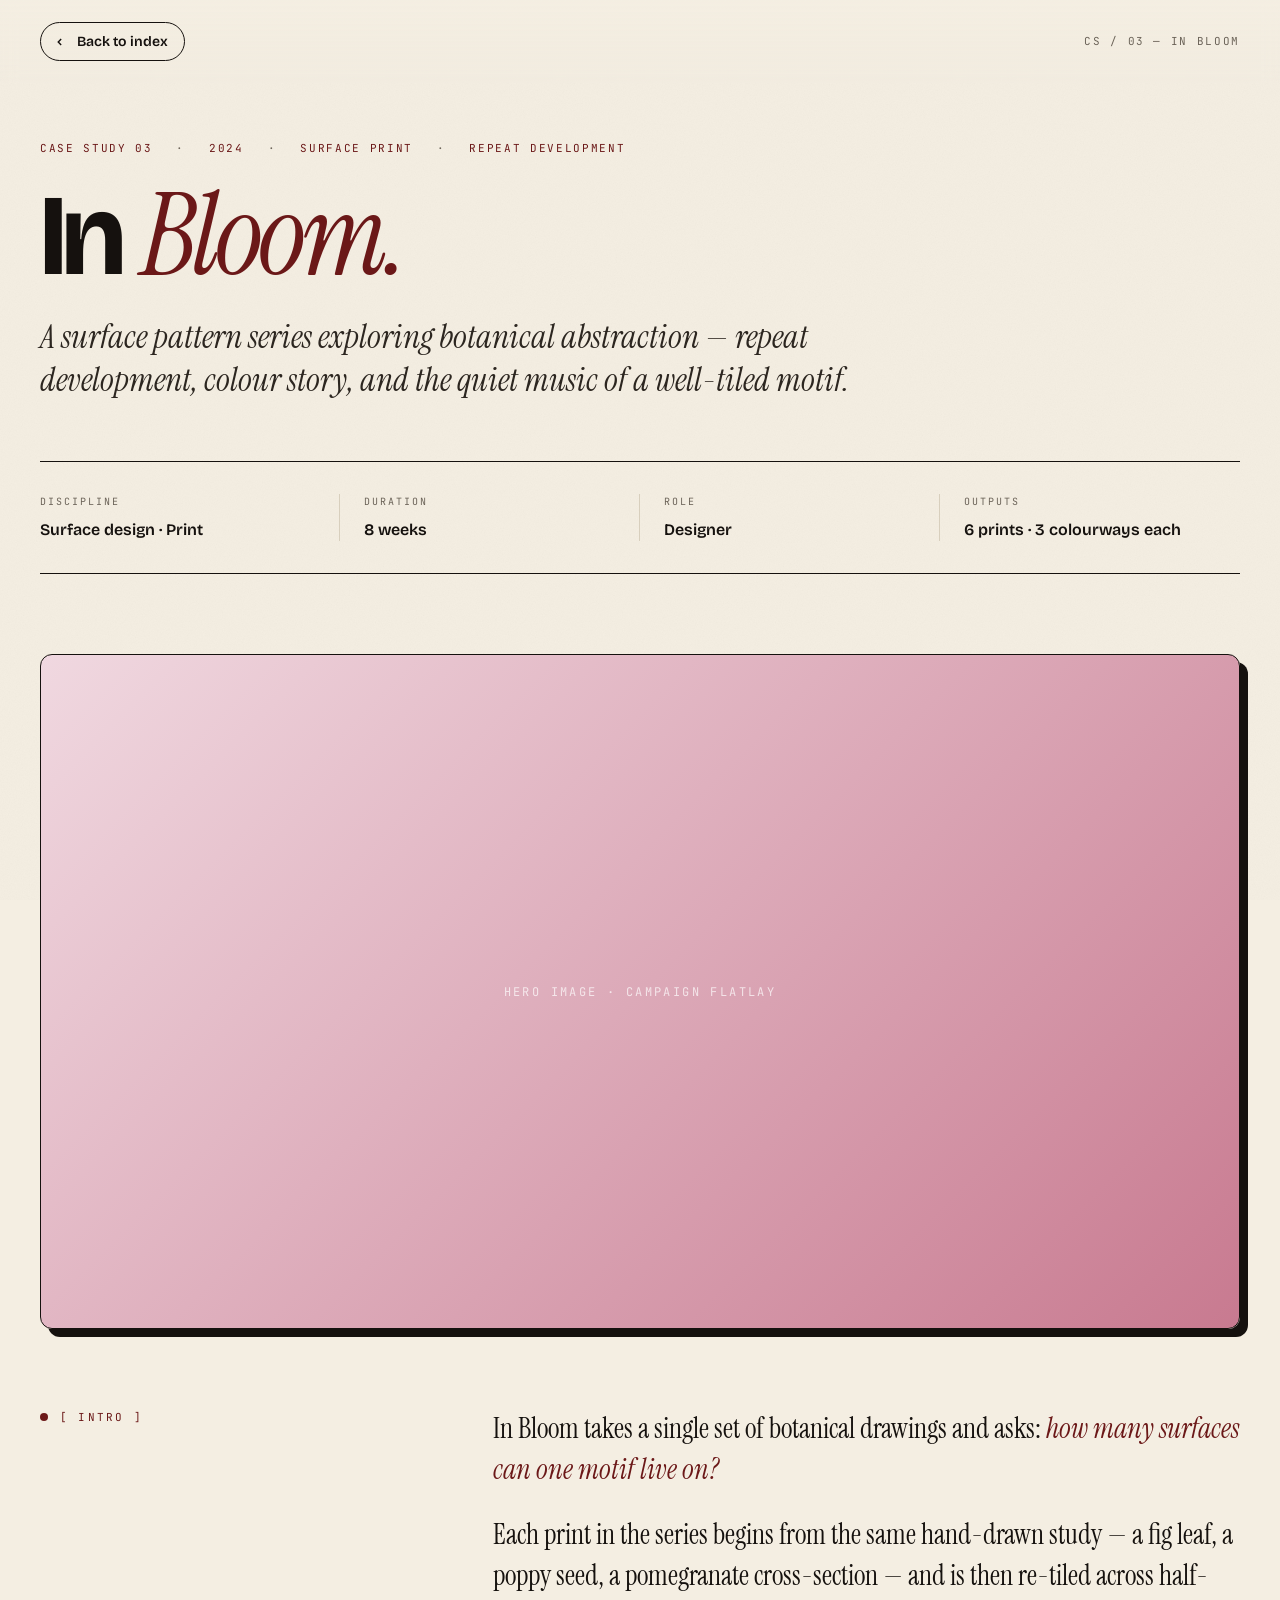
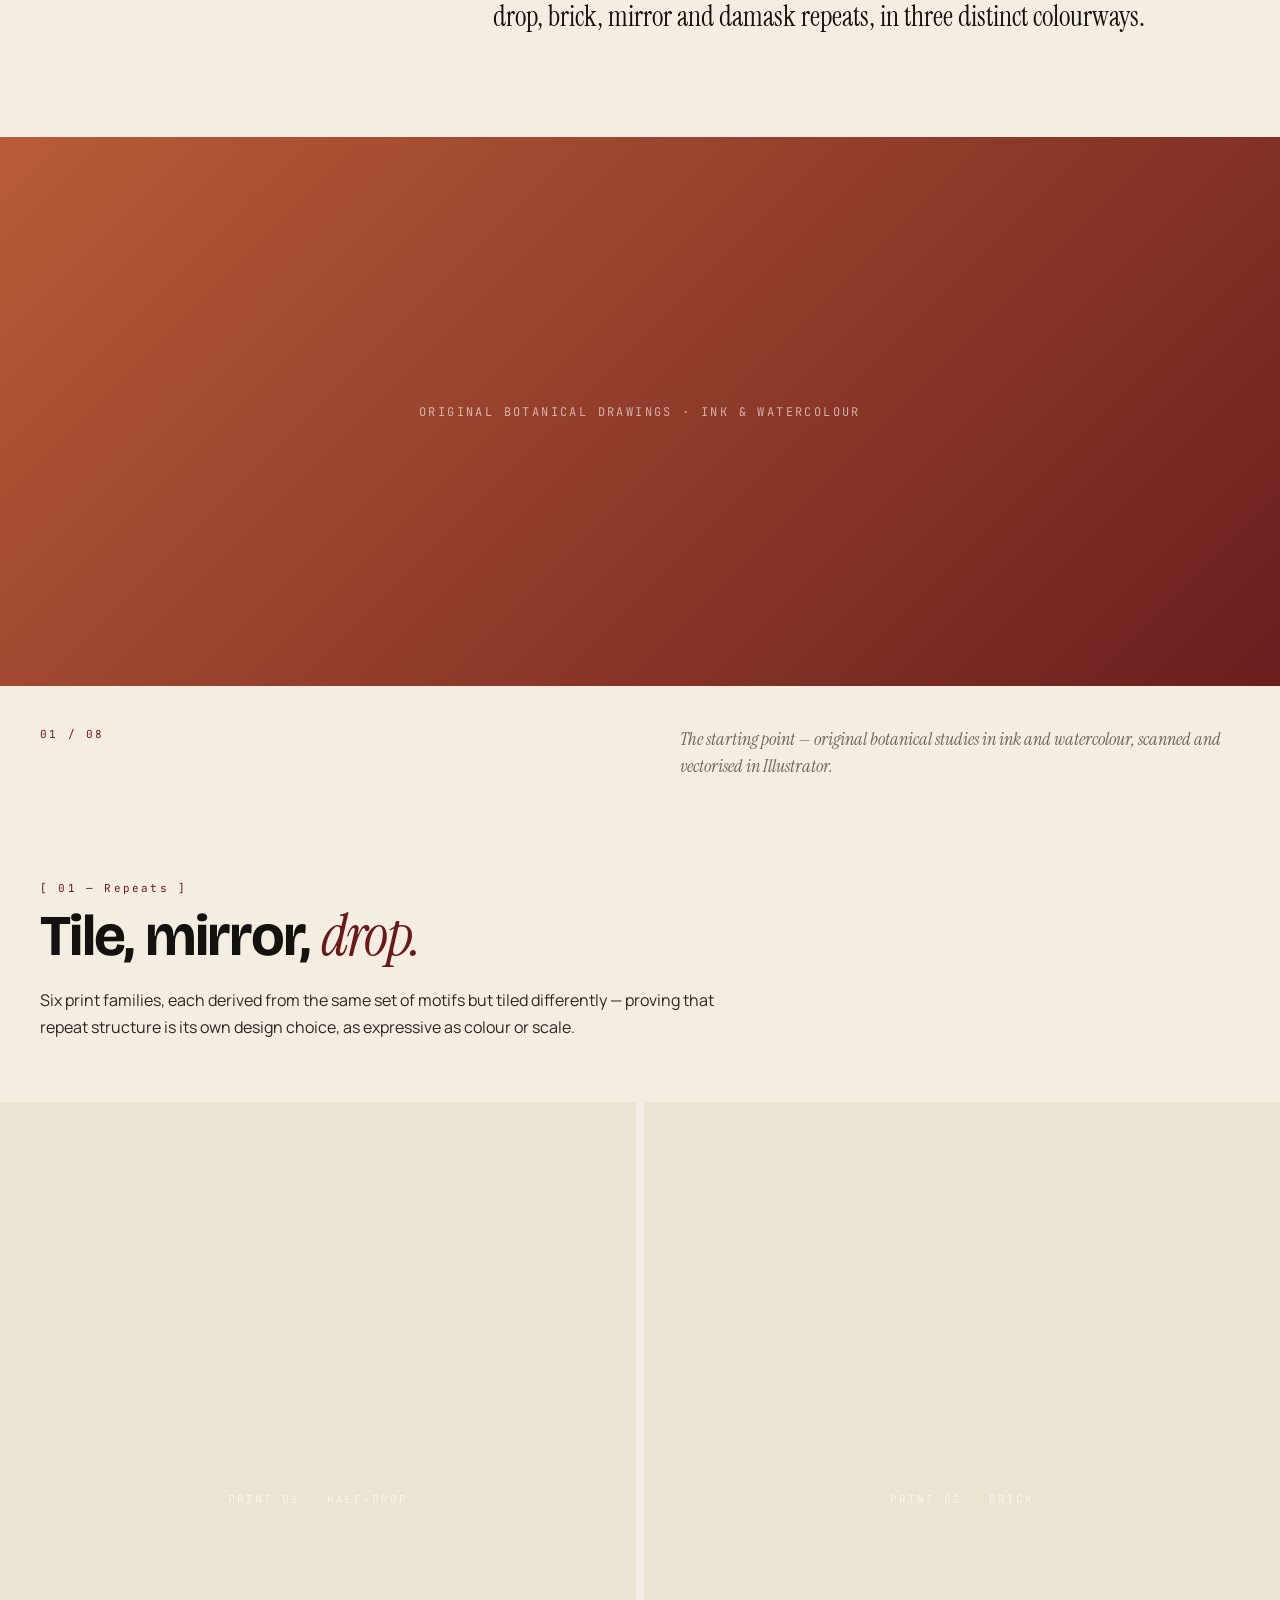
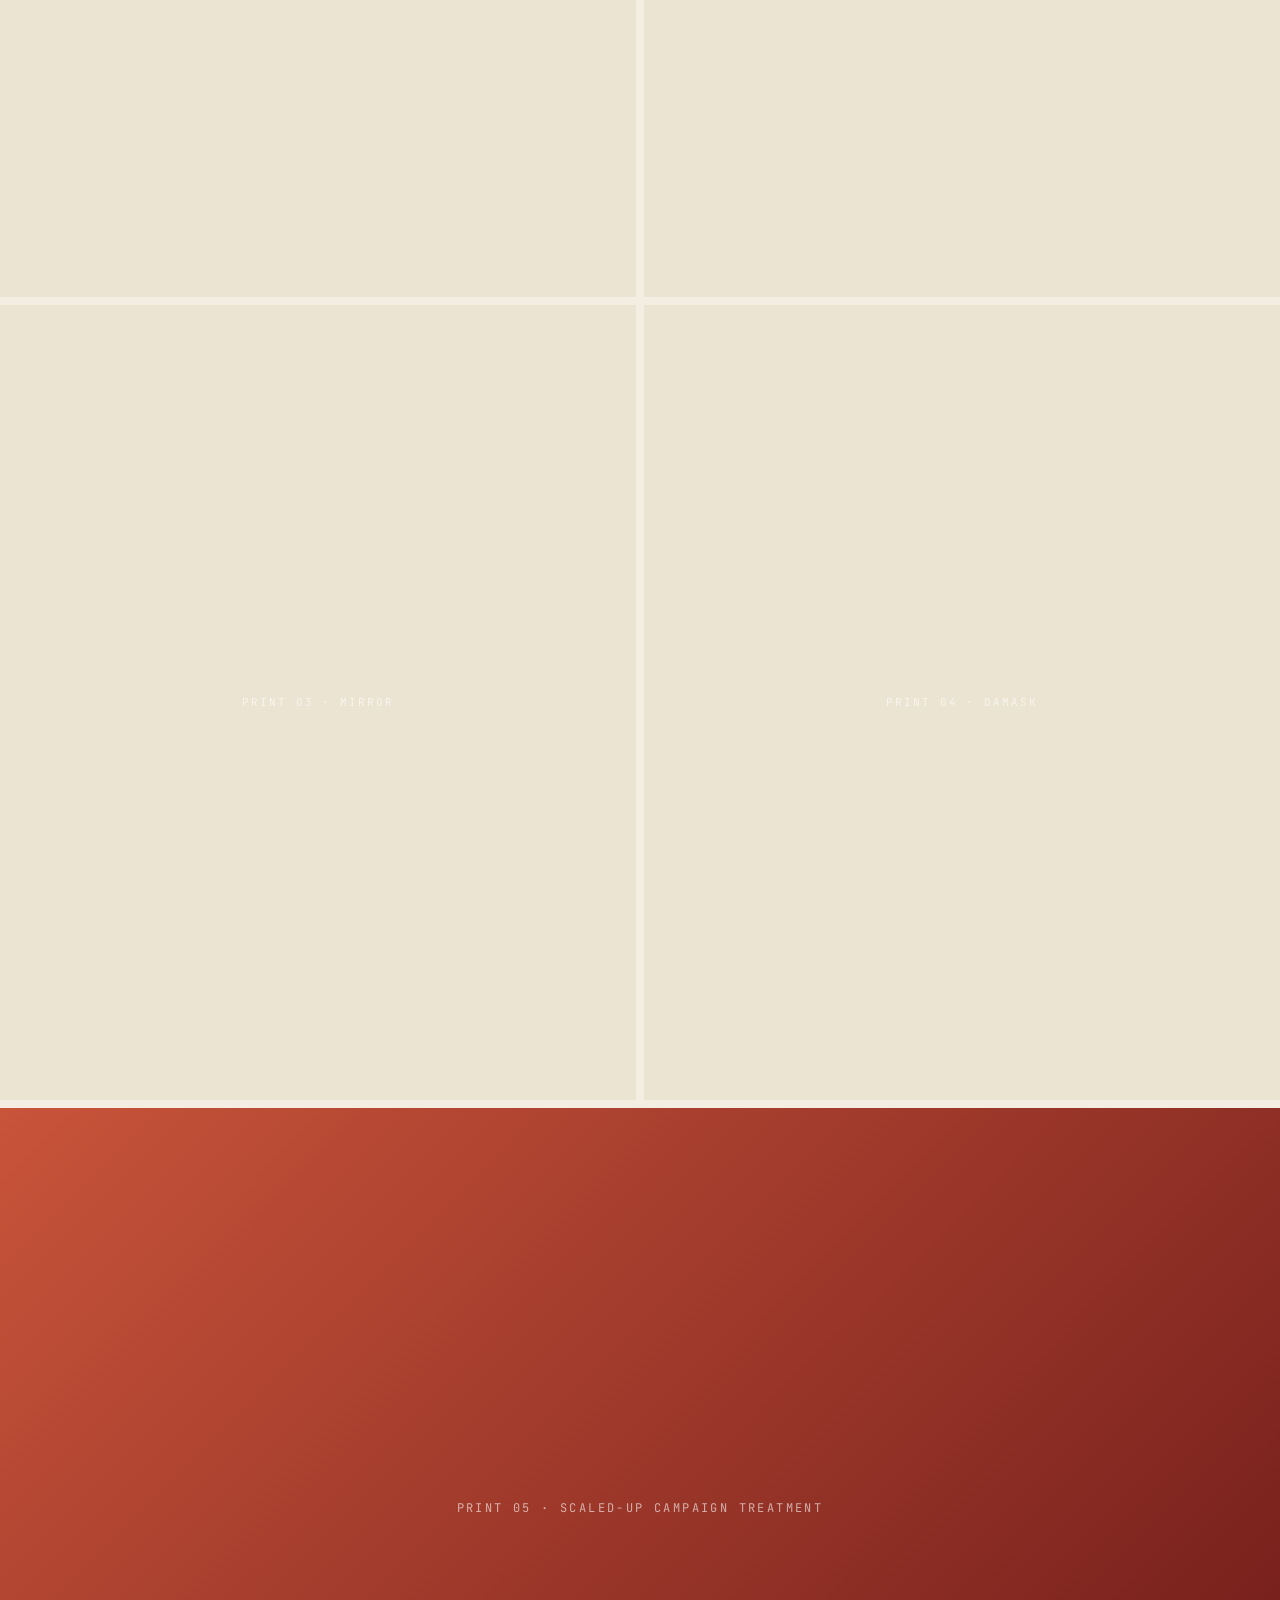
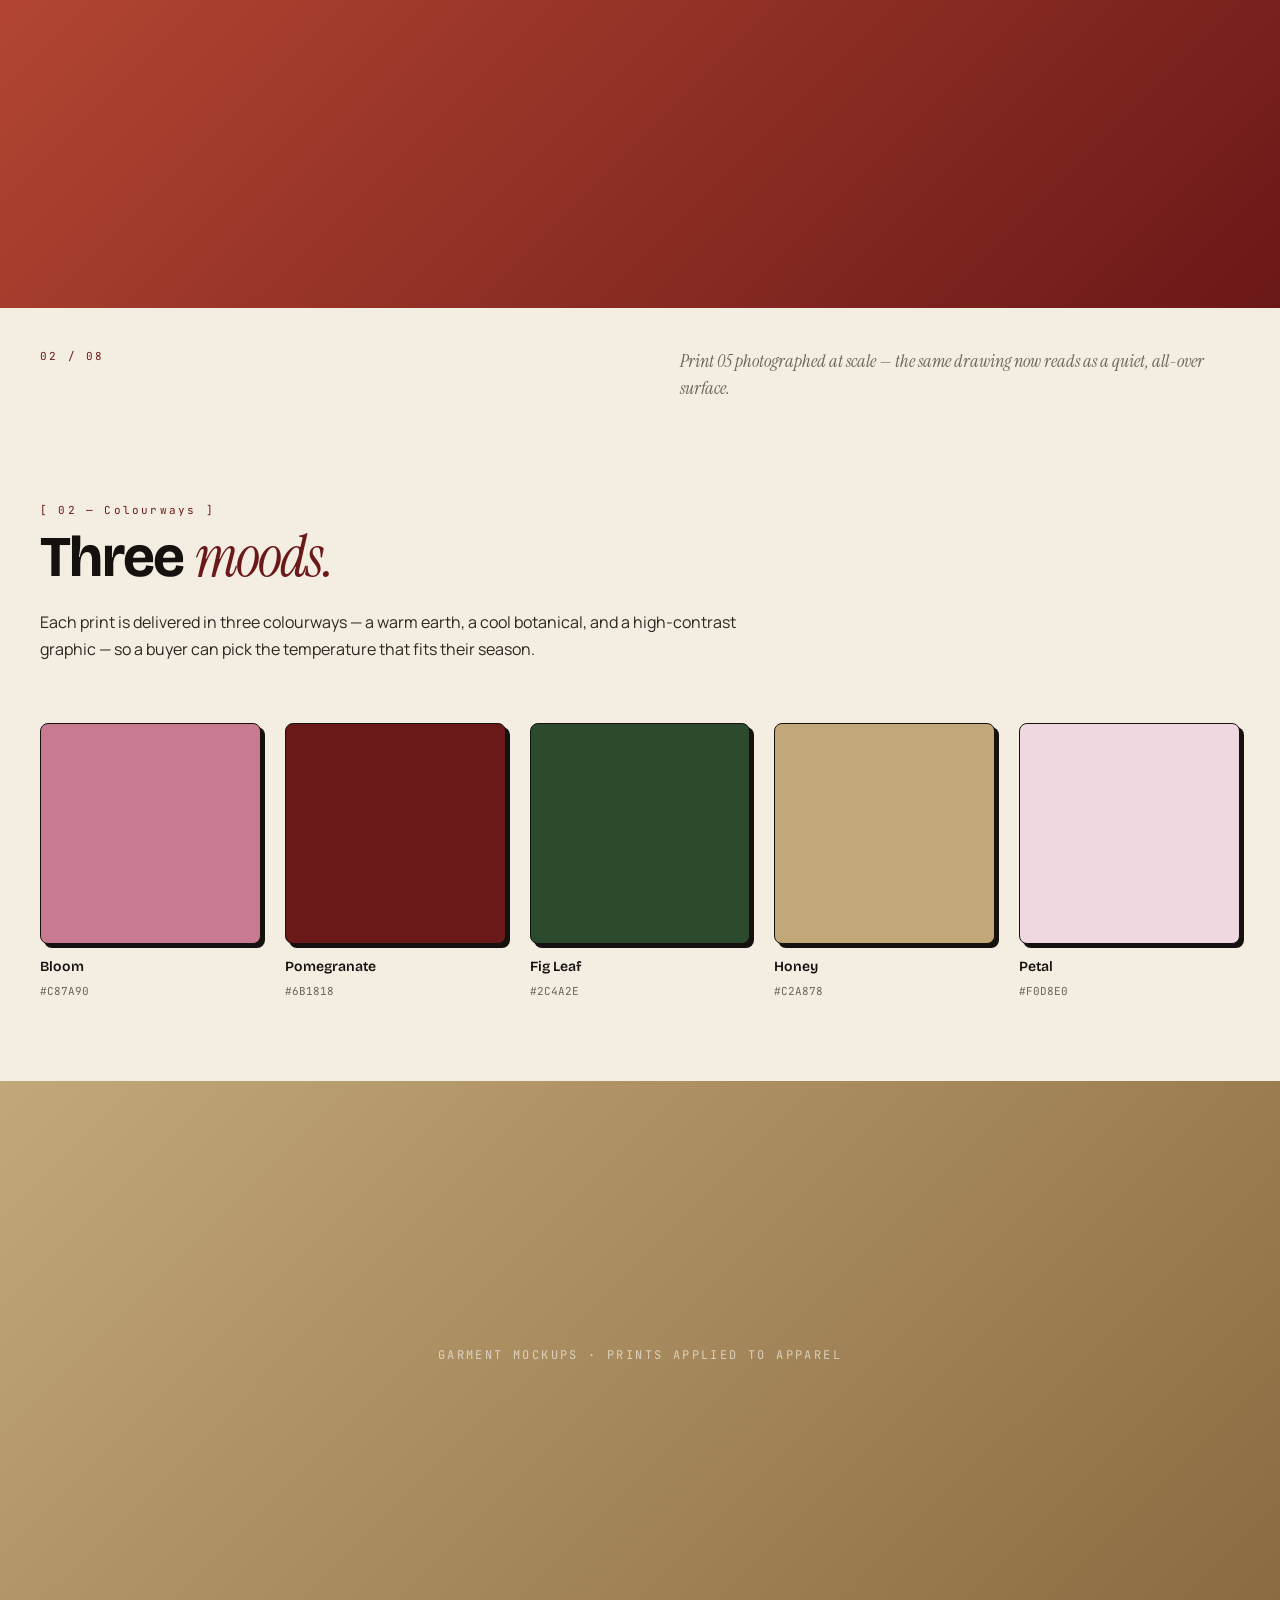
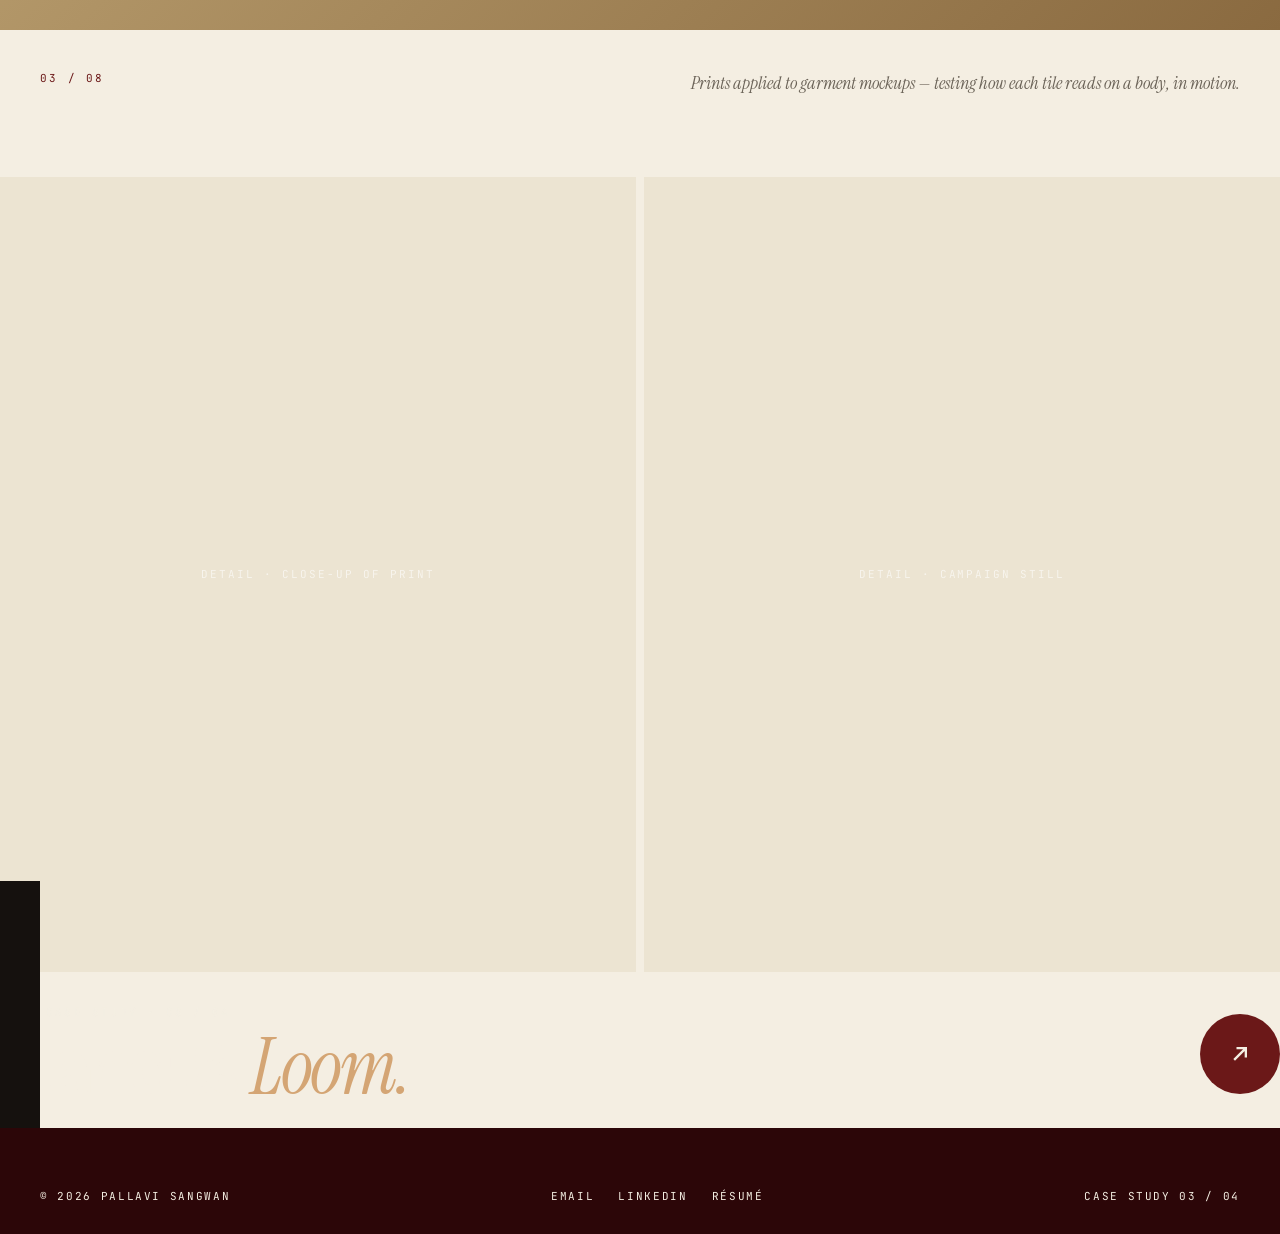
<file: project/case-studies/print-design.html>
<!DOCTYPE html>
<html lang="en">
<head>
<meta charset="UTF-8" />
<meta name="viewport" content="width=device-width, initial-scale=1.0" />
<title>In Bloom — Surface Pattern &amp; Print Series · Pallavi Sangwan</title>
<link rel="preconnect" href="https://fonts.googleapis.com" />
<link rel="preconnect" href="https://fonts.gstatic.com" crossorigin />
<link href="https://fonts.googleapis.com/css2?family=Instrument+Serif:ital@0;1&family=Bricolage+Grotesque:opsz,wght@12..96,300;12..96,400;12..96,500;12..96,600;12..96,700;12..96,800&family=Manrope:wght@300;400;500;600;700&family=JetBrains+Mono:wght@400;500&display=swap" rel="stylesheet" />
<link rel="stylesheet" href="case-study.css" />
</head>
<body>

<nav class="cs-topnav">
  <a href="../Pallavi Portfolio.html" class="cs-back">
    <svg viewBox="0 0 24 24" fill="none" stroke="currentColor" stroke-width="2.4"><path d="M14 7l-5 5 5 5"/></svg>
    Back to index
  </a>
  <span class="cs-topnav-meta">CS / 03 — In Bloom</span>
</nav>

<header class="cs-hero" data-screen-label="CS03 Hero">
  <div class="cs-hero-meta">
    <span>Case Study 03</span>
    <span>2024</span>
    <span>Surface Print</span>
    <span>Repeat development</span>
  </div>
  <h1 class="cs-hero-title">In <span class="ital">Bloom.</span></h1>
  <p class="cs-hero-tagline">A surface pattern series exploring botanical abstraction — repeat development, colour story, and the quiet music of a well-tiled motif.</p>

  <div class="cs-info">
    <div class="cs-info-item">
      <span class="cs-info-label">Discipline</span>
      <span class="cs-info-value">Surface design · Print</span>
    </div>
    <div class="cs-info-item">
      <span class="cs-info-label">Duration</span>
      <span class="cs-info-value">8 weeks</span>
    </div>
    <div class="cs-info-item">
      <span class="cs-info-label">Role</span>
      <span class="cs-info-value">Designer</span>
    </div>
    <div class="cs-info-item">
      <span class="cs-info-label">Outputs</span>
      <span class="cs-info-value">6 prints · 3 colourways each</span>
    </div>
  </div>
</header>

<div class="cs-hero-image">
  <div class="cs-hero-image-frame bg-5" data-label="Hero image · campaign flatlay"></div>
</div>

<section class="cs-intro">
  <span class="cs-intro-label">[ Intro ]</span>
  <div class="cs-intro-text">
    <p>In Bloom takes a single set of botanical drawings and asks: <em>how many surfaces can one motif live on?</em></p>
    <p>Each print in the series begins from the same hand-drawn study — a fig leaf, a poppy seed, a pomegranate cross-section — and is then re-tiled across half-drop, brick, mirror and damask repeats, in three distinct colourways.</p>
  </div>
</section>

<div class="cs-fullbleed wide bg-9" data-label="Original botanical drawings · ink &amp; watercolour"></div>
<div class="cs-caption">
  <span class="cs-caption-num">01 / 08</span>
  <p class="cs-caption-text">The starting point — original botanical studies in ink and watercolour, scanned and vectorised in Illustrator.</p>
</div>

<div class="cs-mid-head">
  <span class="cs-mid-num">[ 01 — Repeats ]</span>
  <h2 class="cs-mid-title">Tile, mirror, <span class="ital">drop.</span></h2>
  <p class="cs-mid-body">Six print families, each derived from the same set of motifs but tiled differently — proving that repeat structure is its own design choice, as expressive as colour or scale.</p>
</div>

<div class="cs-pair">
  <div class="bg-5" data-label="Print 01 · half-drop"></div>
  <div class="bg-7" data-label="Print 02 · brick"></div>
</div>
<div class="cs-pair">
  <div class="bg-3" data-label="Print 03 · mirror"></div>
  <div class="bg-2" data-label="Print 04 · damask"></div>
</div>

<div class="cs-fullbleed med bg-1" data-label="Print 05 · scaled-up campaign treatment"></div>
<div class="cs-caption">
  <span class="cs-caption-num">02 / 08</span>
  <p class="cs-caption-text">Print 05 photographed at scale — the same drawing now reads as a quiet, all-over surface.</p>
</div>

<div class="cs-mid-head">
  <span class="cs-mid-num">[ 02 — Colourways ]</span>
  <h2 class="cs-mid-title">Three <span class="ital">moods.</span></h2>
  <p class="cs-mid-body">Each print is delivered in three colourways — a warm earth, a cool botanical, and a high-contrast graphic — so a buyer can pick the temperature that fits their season.</p>
</div>

<div class="cs-palette">
  <div class="cs-palette-item">
    <div class="cs-palette-swatch" style="background:#c87a90"></div>
    <span class="cs-palette-name">Bloom</span>
    <span class="cs-palette-hex">#C87A90</span>
  </div>
  <div class="cs-palette-item">
    <div class="cs-palette-swatch" style="background:#6b1818"></div>
    <span class="cs-palette-name">Pomegranate</span>
    <span class="cs-palette-hex">#6B1818</span>
  </div>
  <div class="cs-palette-item">
    <div class="cs-palette-swatch" style="background:#2c4a2e"></div>
    <span class="cs-palette-name">Fig Leaf</span>
    <span class="cs-palette-hex">#2C4A2E</span>
  </div>
  <div class="cs-palette-item">
    <div class="cs-palette-swatch" style="background:#c2a878"></div>
    <span class="cs-palette-name">Honey</span>
    <span class="cs-palette-hex">#C2A878</span>
  </div>
  <div class="cs-palette-item">
    <div class="cs-palette-swatch" style="background:#f0d8e0"></div>
    <span class="cs-palette-name">Petal</span>
    <span class="cs-palette-hex">#F0D8E0</span>
  </div>
</div>

<div class="cs-fullbleed wide bg-10" data-label="Garment mockups · prints applied to apparel"></div>
<div class="cs-caption">
  <span class="cs-caption-num">03 / 08</span>
  <p class="cs-caption-text">Prints applied to garment mockups — testing how each tile reads on a body, in motion.</p>
</div>

<div class="cs-pair">
  <div class="bg-9" data-label="Detail · close-up of print"></div>
  <div class="bg-1" data-label="Detail · campaign still"></div>
</div>

</section>

<a href="explorations.html" class="cs-next">
  <div class="cs-next-inner">
    <div>
      <div class="cs-next-eyebrow">Next case study · CS / 04</div>
      <h3 class="cs-next-title">Hand &amp; <span class="ital">Loom.</span></h3>
    </div>
    <span class="cs-next-arrow" aria-hidden="true">
      <svg viewBox="0 0 24 24" fill="none" stroke="currentColor" stroke-width="2"><path d="M7 17L17 7M9 7h8v8"/></svg>
    </span>
  </div>
</a>

<footer class="cs-footer">
  <div class="cs-footer-inner">
    <span>© 2026 Pallavi Sangwan</span>
    <div class="cs-footer-links">
      <a href="mailto:pallavisangwan1@gmail.com">Email</a>
      <a href="https://www.linkedin.com/in/pallavi-sangwan-88a094318/" target="_blank" rel="noopener">LinkedIn</a>
      <a href="../assets/Pallavi-Sangwan-Resume.pdf" download>Résumé</a>
    </div>
    <span>Case Study 03 / 04</span>
  </div>
</footer>

</body>
</html>
</file>
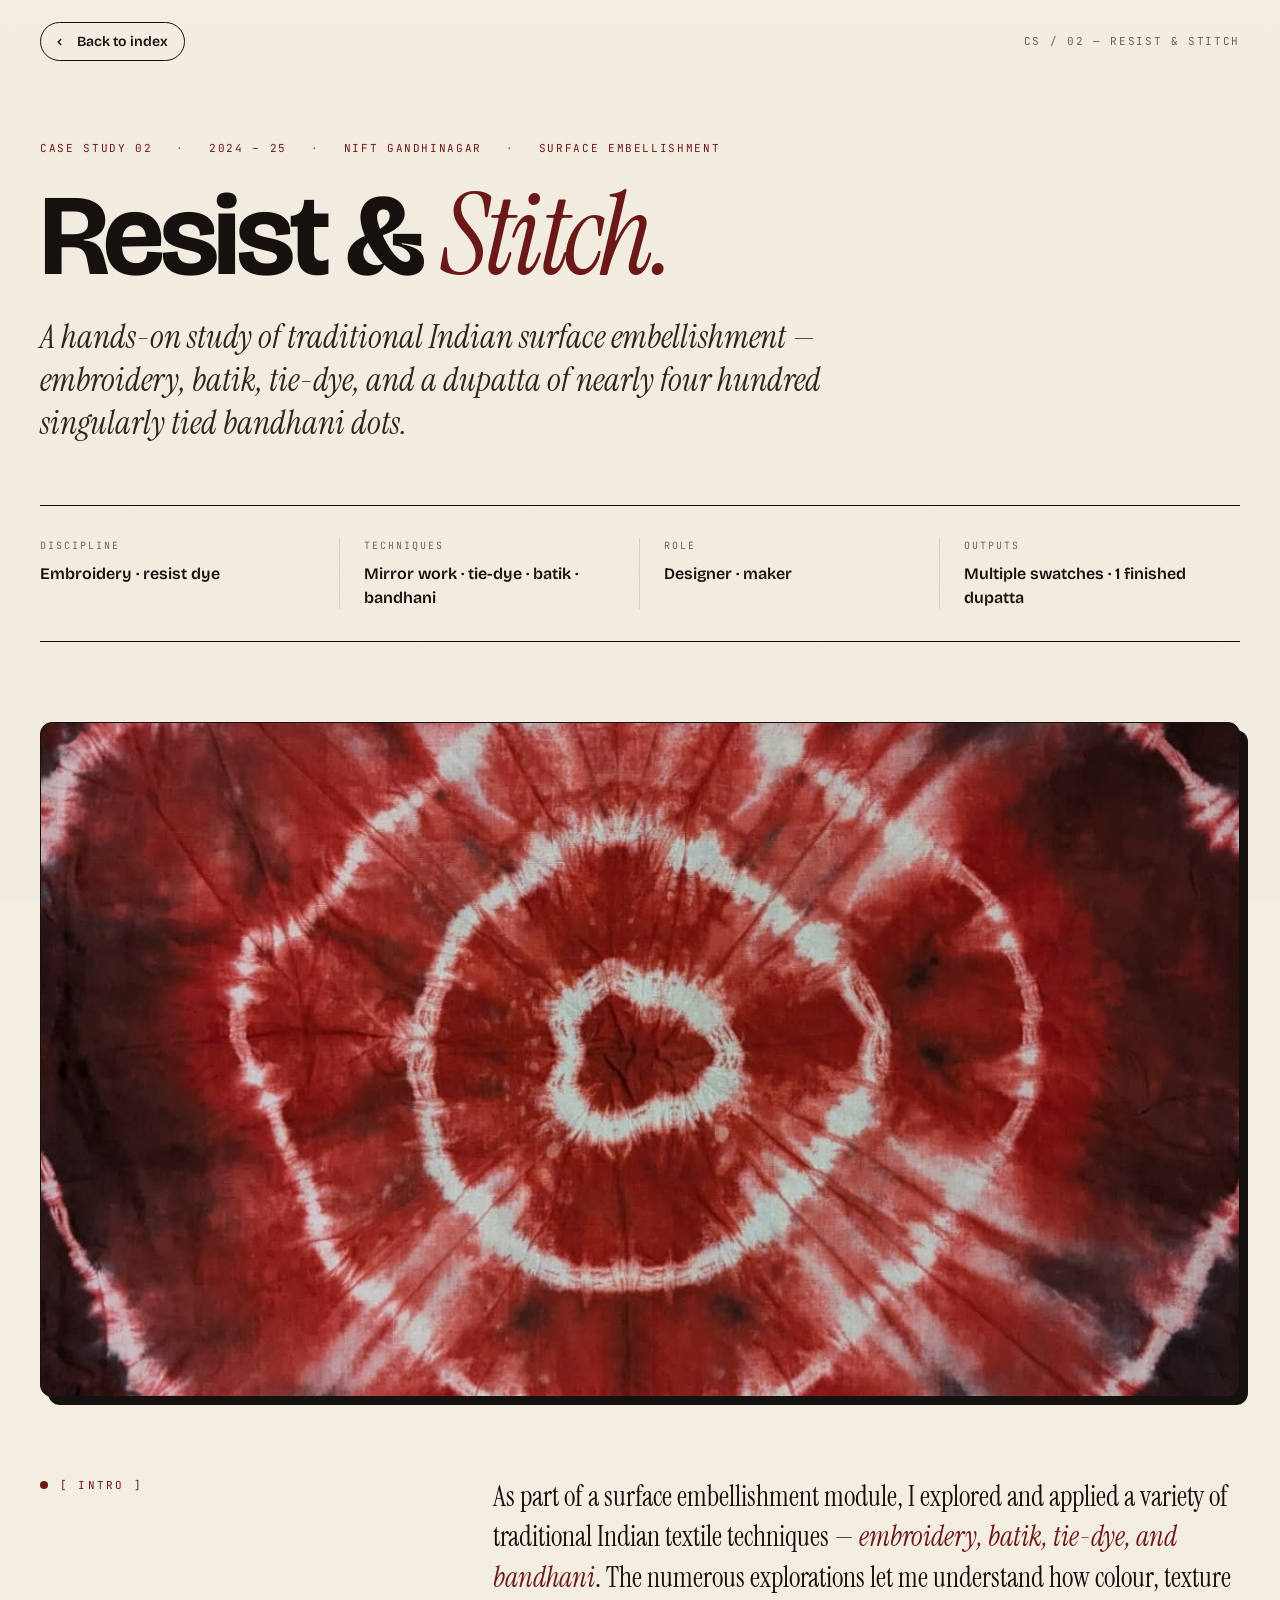
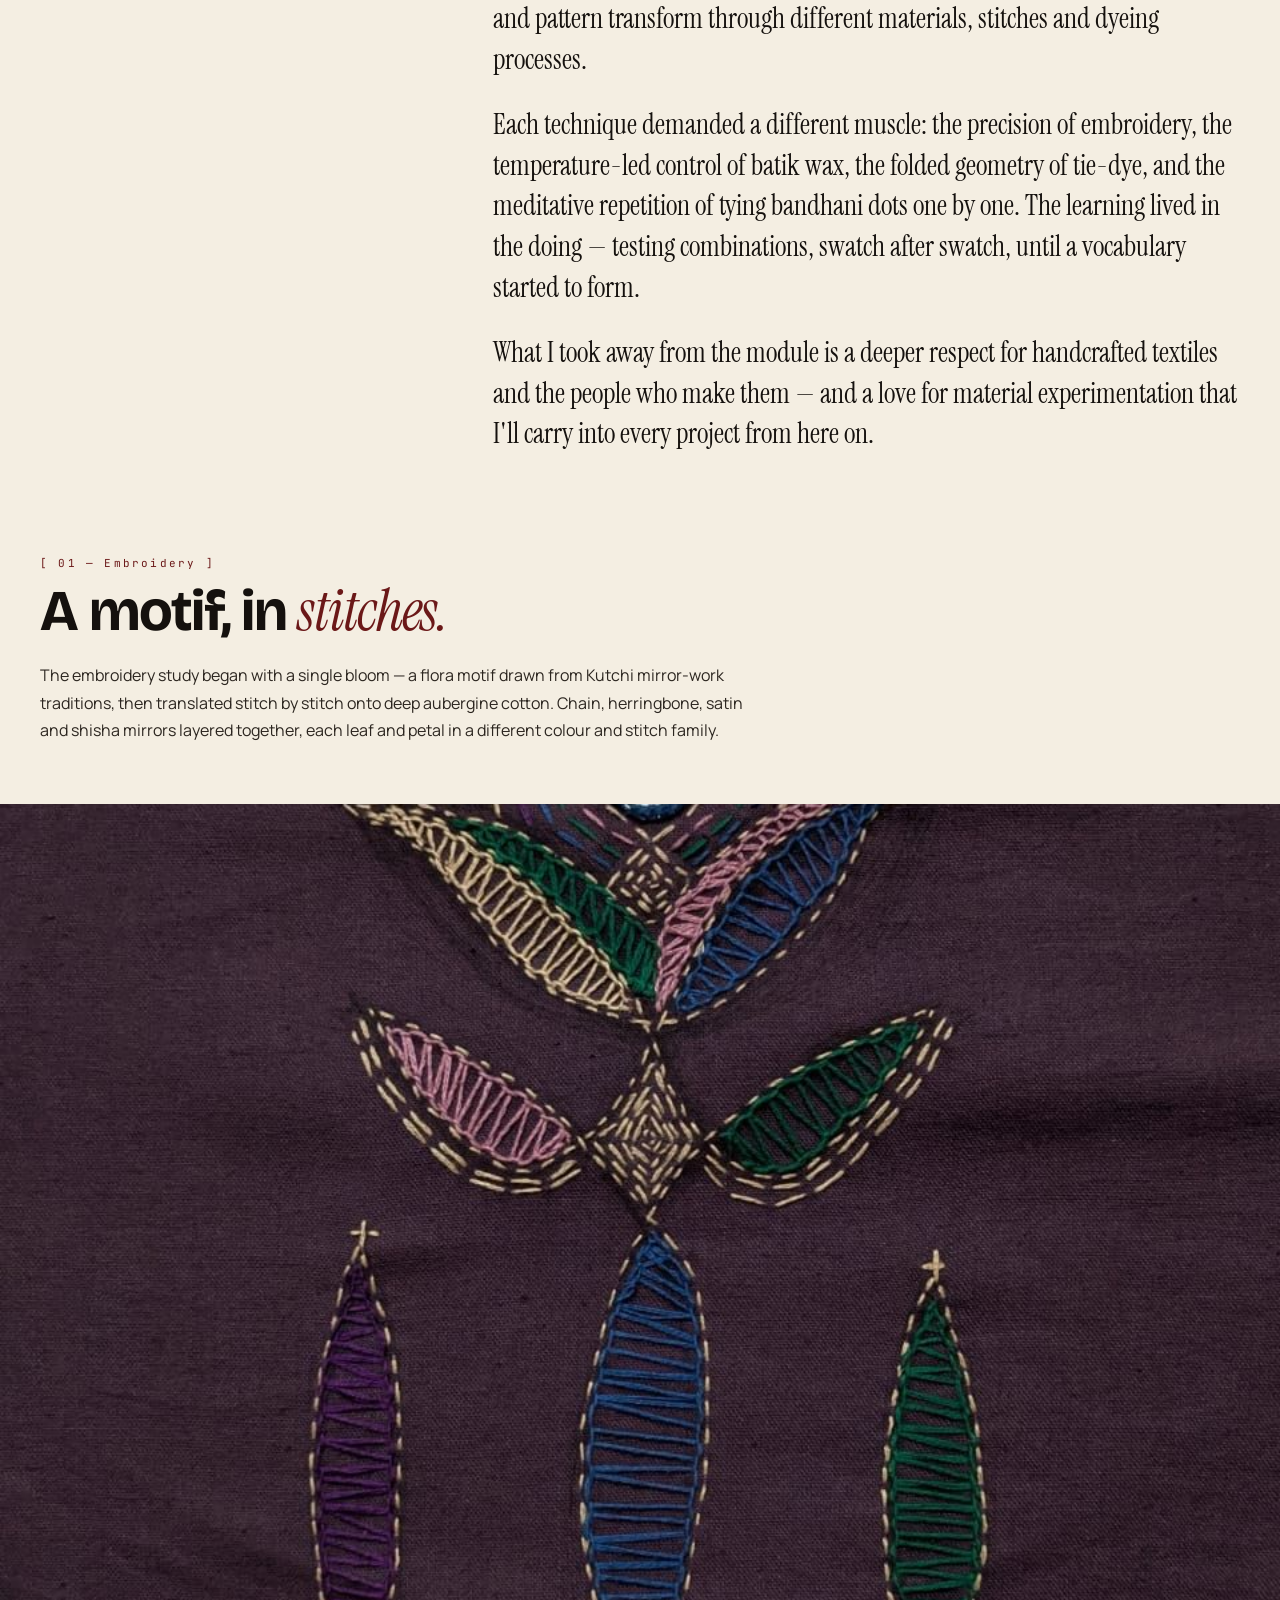
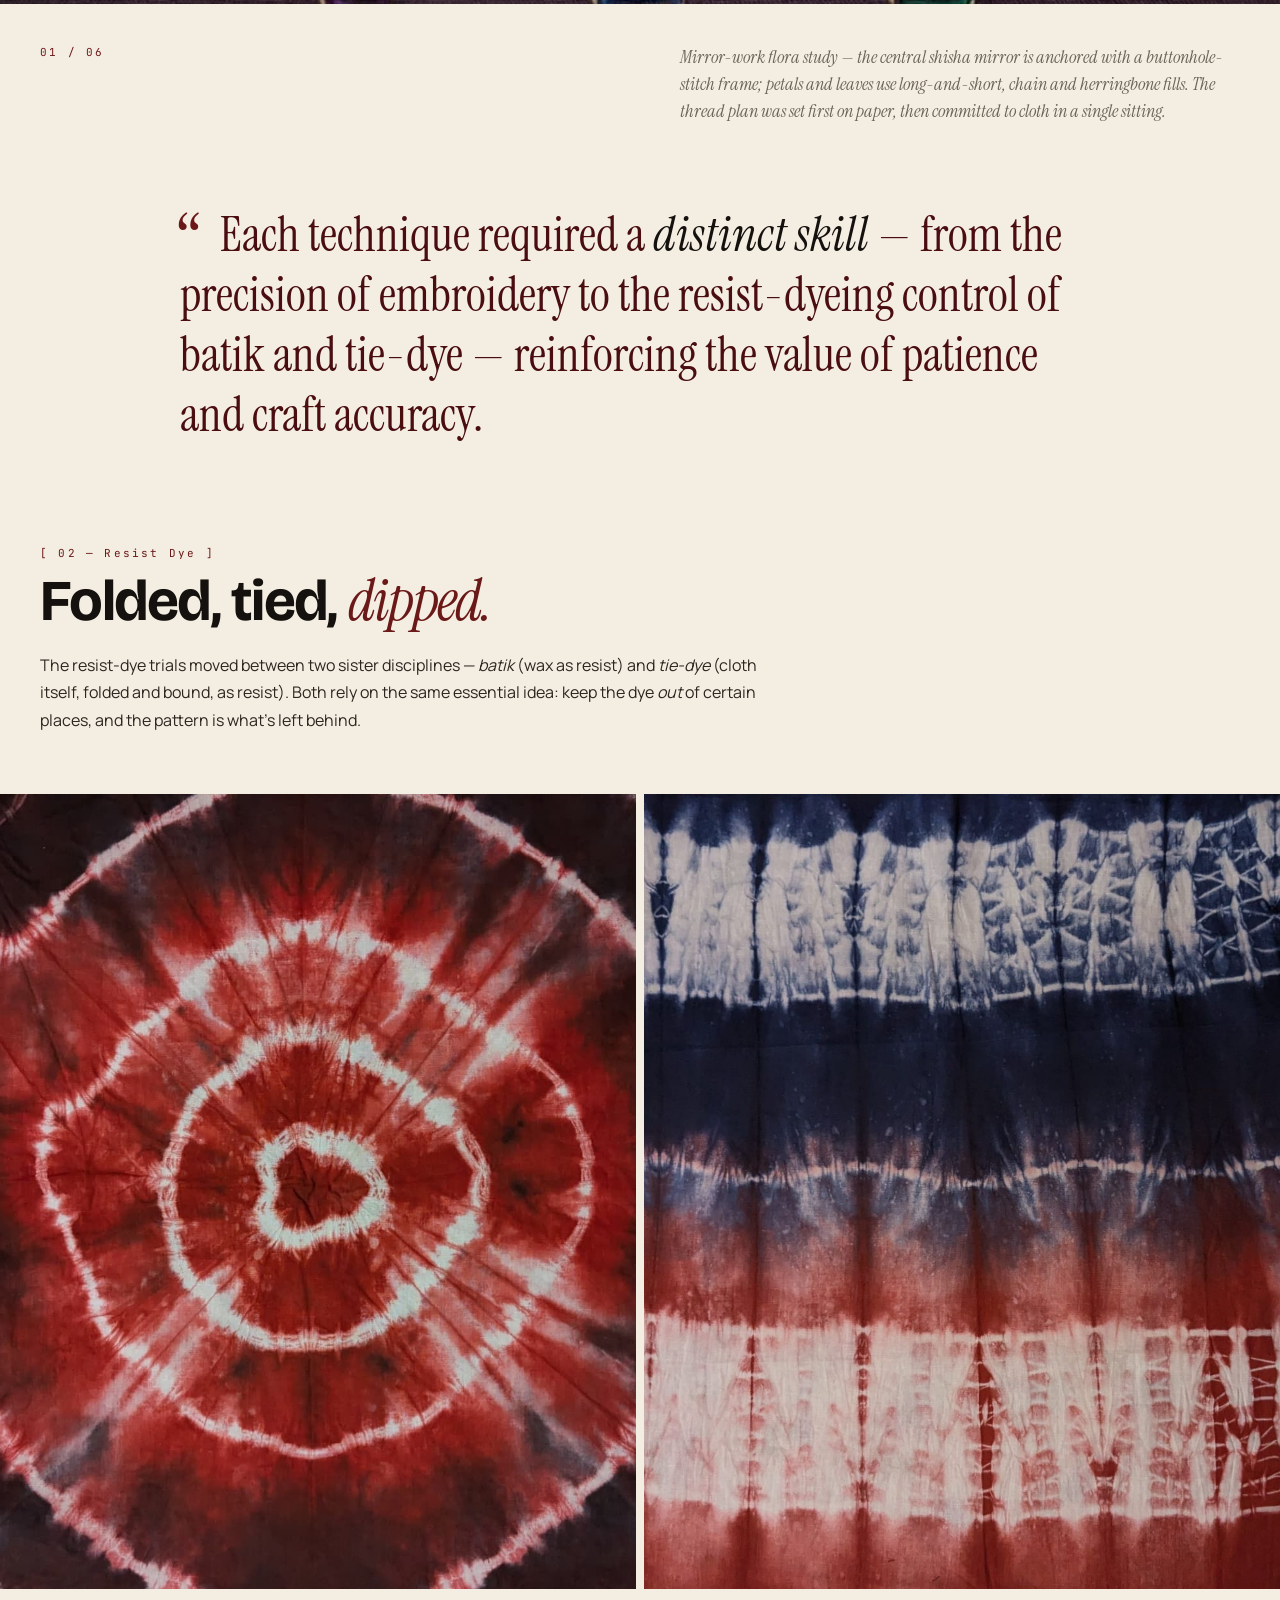
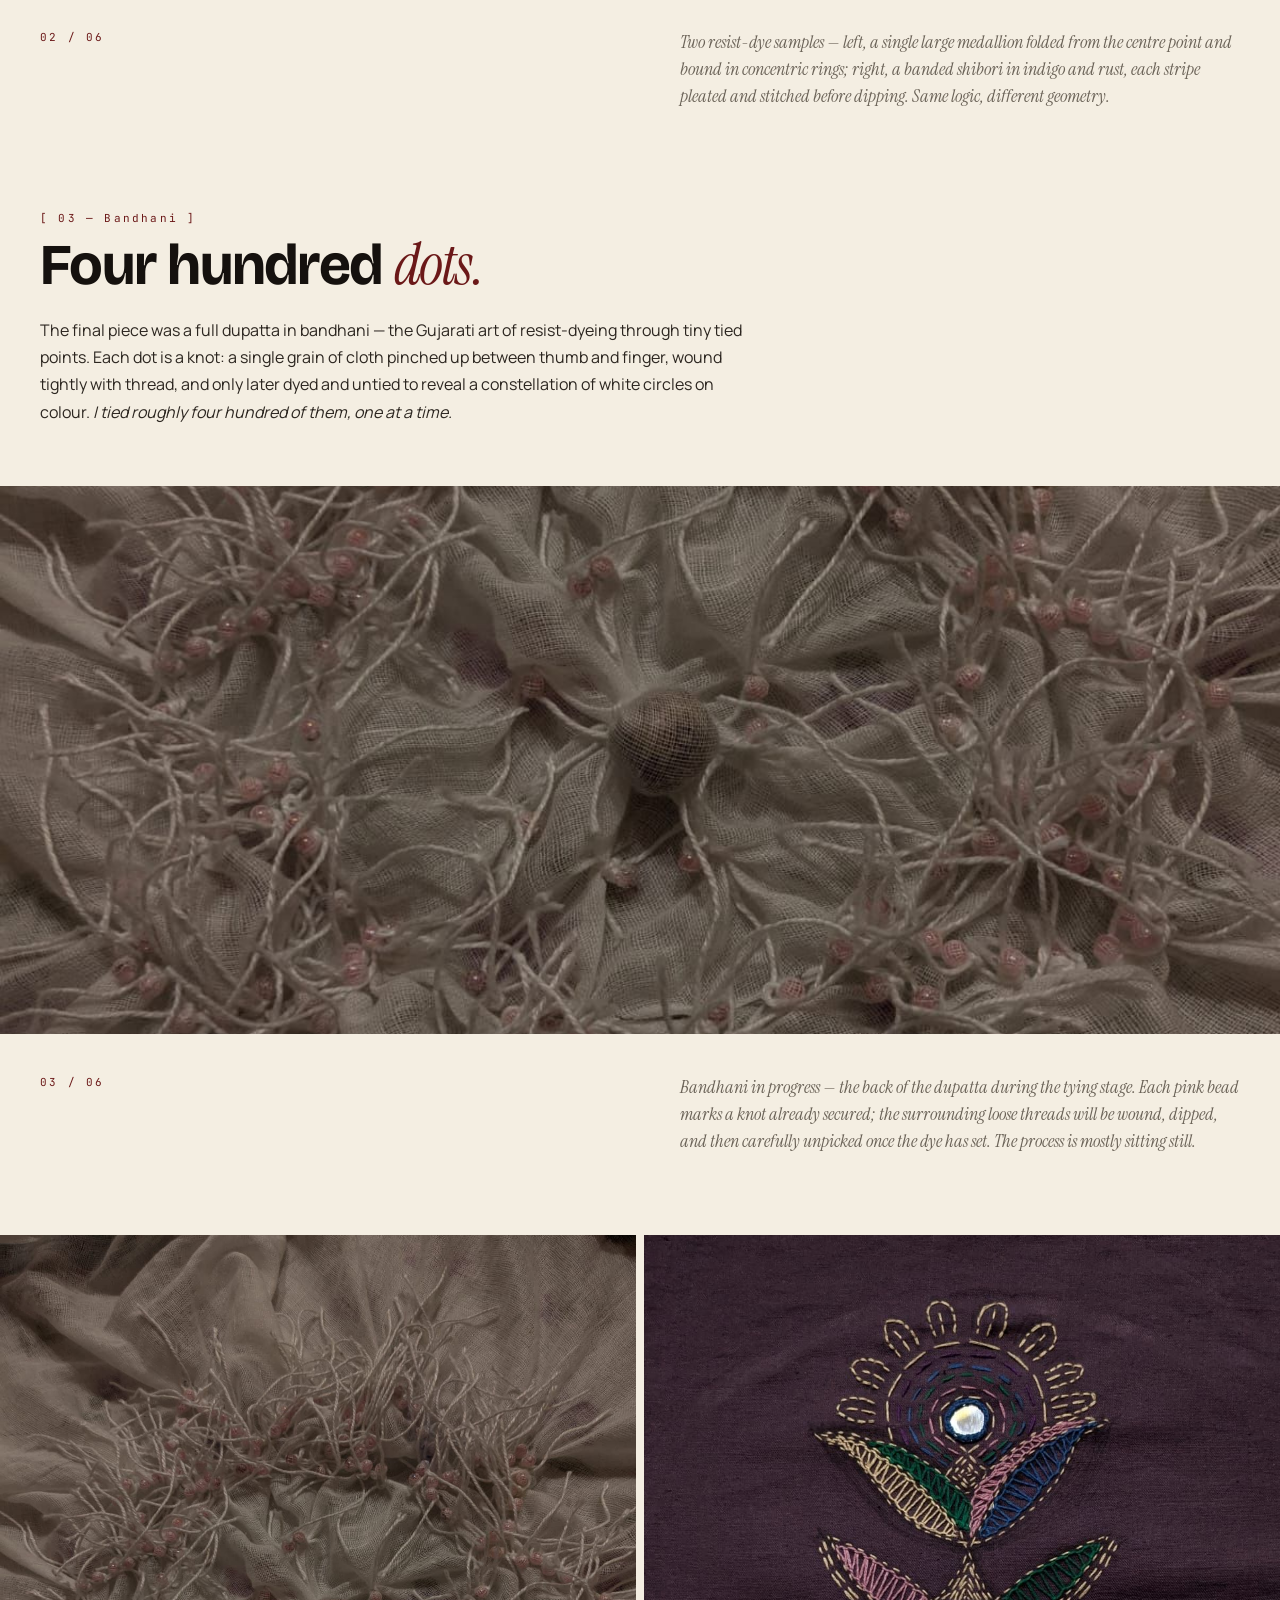
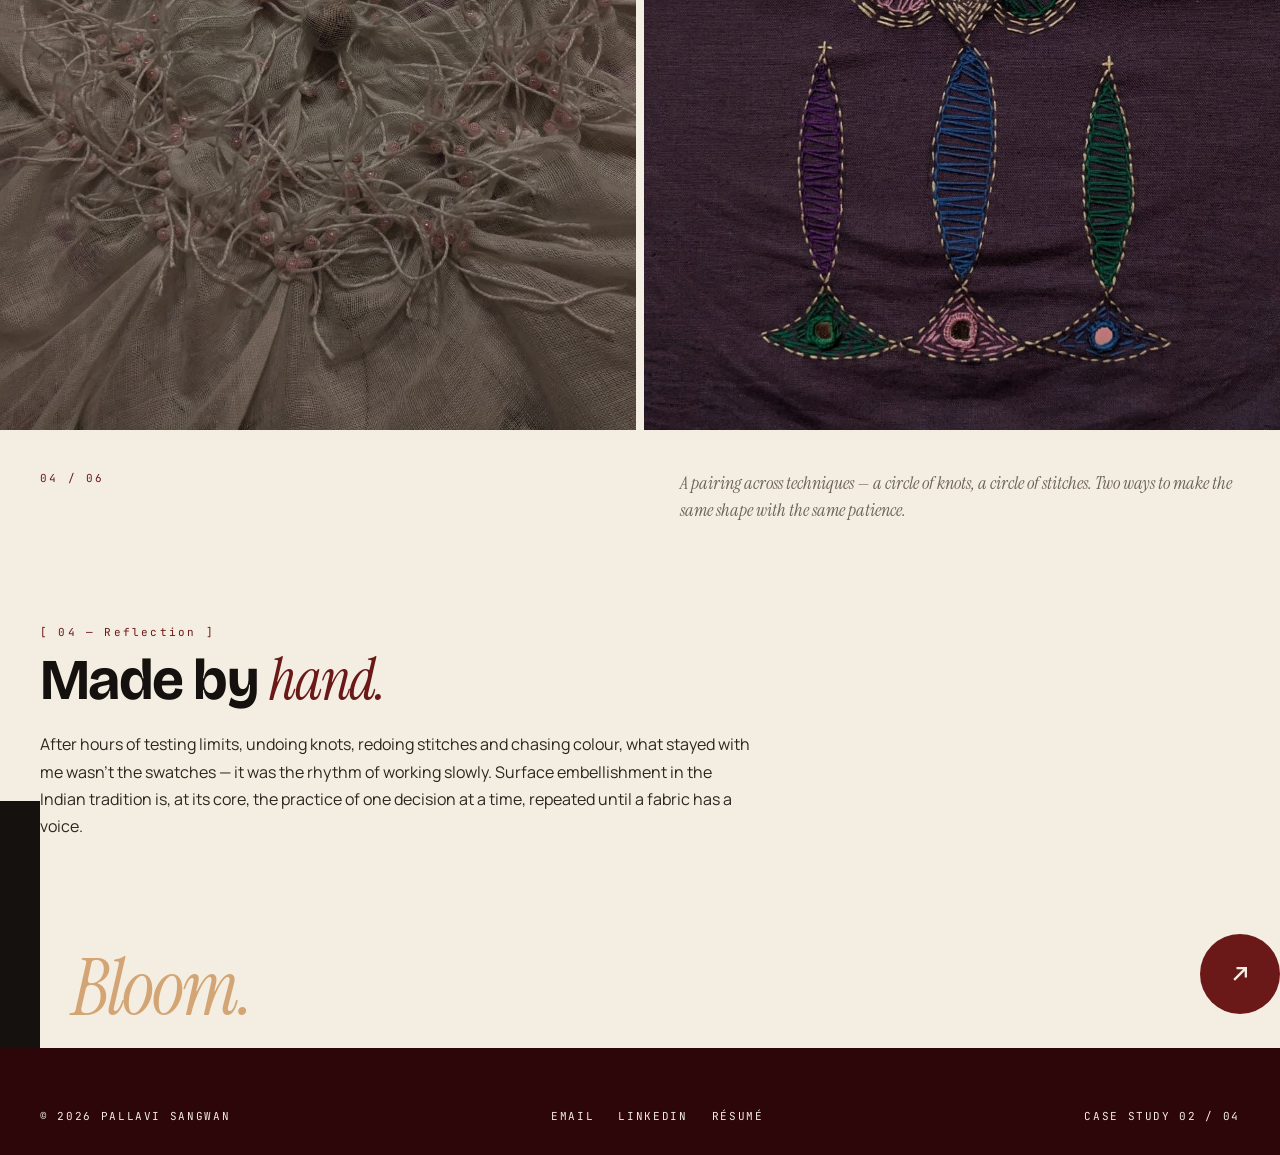
<file: project/case-studies/tribal-garment.html>
<!DOCTYPE html>
<html lang="en">
<head>
<meta charset="UTF-8" />
<meta name="viewport" content="width=device-width, initial-scale=1.0" />
<title>Resist &amp; Stitch — Surface Embellishment · Pallavi Sangwan</title>
<link rel="preconnect" href="https://fonts.googleapis.com" />
<link rel="preconnect" href="https://fonts.gstatic.com" crossorigin />
<link href="https://fonts.googleapis.com/css2?family=Instrument+Serif:ital@0;1&family=Bricolage+Grotesque:opsz,wght@12..96,300;12..96,400;12..96,500;12..96,600;12..96,700;12..96,800&family=Manrope:wght@300;400;500;600;700&family=JetBrains+Mono:wght@400;500&display=swap" rel="stylesheet" />
<link rel="stylesheet" href="case-study.css" />
</head>
<body>

<nav class="cs-topnav">
  <a href="../Pallavi Portfolio.html" class="cs-back">
    <svg viewBox="0 0 24 24" fill="none" stroke="currentColor" stroke-width="2.4"><path d="M14 7l-5 5 5 5"/></svg>
    Back to index
  </a>
  <span class="cs-topnav-meta">CS / 02 — Resist &amp; Stitch</span>
</nav>

<header class="cs-hero" data-screen-label="CS02 Hero">
  <div class="cs-hero-meta">
    <span>Case Study 02</span>
    <span>2024 – 25</span>
    <span>NIFT Gandhinagar</span>
    <span>Surface embellishment</span>
  </div>
  <h1 class="cs-hero-title">Resist &amp; <span class="ital">Stitch.</span></h1>
  <p class="cs-hero-tagline">A hands-on study of traditional Indian surface embellishment — embroidery, batik, tie-dye, and a dupatta of <em>nearly four hundred</em> singularly tied bandhani dots.</p>

  <div class="cs-info">
    <div class="cs-info-item">
      <span class="cs-info-label">Discipline</span>
      <span class="cs-info-value">Embroidery · resist dye</span>
    </div>
    <div class="cs-info-item">
      <span class="cs-info-label">Techniques</span>
      <span class="cs-info-value">Mirror work · tie-dye · batik · bandhani</span>
    </div>
    <div class="cs-info-item">
      <span class="cs-info-label">Role</span>
      <span class="cs-info-value">Designer · maker</span>
    </div>
    <div class="cs-info-item">
      <span class="cs-info-label">Outputs</span>
      <span class="cs-info-value">Multiple swatches · 1 finished dupatta</span>
    </div>
  </div>
</header>

<div class="cs-hero-image">
  <div class="cs-hero-image-frame">
    <img src="../assets/cs02/tie-dye-circular.jpeg" alt="Large circular tie-dye medallion in deep maroon and red on dark cloth, with concentric rings of resist patterning" />
  </div>
</div>

<section class="cs-intro">
  <span class="cs-intro-label">[ Intro ]</span>
  <div class="cs-intro-text">
    <p>As part of a surface embellishment module, I explored and applied a variety of traditional Indian textile techniques — <em>embroidery, batik, tie-dye, and bandhani</em>. The numerous explorations let me understand how colour, texture and pattern transform through different materials, stitches and dyeing processes.</p>
    <p>Each technique demanded a different muscle: the precision of embroidery, the temperature-led control of batik wax, the folded geometry of tie-dye, and the meditative repetition of tying bandhani dots one by one. The learning lived in the doing — testing combinations, swatch after swatch, until a vocabulary started to form.</p>
    <p>What I took away from the module is a deeper respect for handcrafted textiles and the people who make them — and a love for material experimentation that I'll carry into every project from here on.</p>
  </div>
</section>

<div class="cs-mid-head">
  <span class="cs-mid-num">[ 01 — Embroidery ]</span>
  <h2 class="cs-mid-title">A motif, in <span class="ital">stitches.</span></h2>
  <p class="cs-mid-body">The embroidery study began with a single bloom — a flora motif drawn from Kutchi mirror-work traditions, then translated stitch by stitch onto deep aubergine cotton. Chain, herringbone, satin and shisha mirrors layered together, each leaf and petal in a different colour and stitch family.</p>
</div>

<div class="cs-fullbleed med">
  <img src="../assets/cs02/embroidery-flora.jpeg" alt="Hand-embroidered flora motif on deep aubergine cotton — a central flower with mirror inset, two side leaves and three pods below, worked in pink, blue, green, purple and gold thread" />
</div>
<div class="cs-caption">
  <span class="cs-caption-num">01 / 06</span>
  <p class="cs-caption-text">Mirror-work flora study — the central shisha mirror is anchored with a buttonhole-stitch frame; petals and leaves use long-and-short, chain and herringbone fills. The thread plan was set first on paper, then committed to cloth in a single sitting.</p>
</div>

<div class="cs-pullquote">
  Each technique required a <em>distinct skill</em> — from the precision of embroidery to the resist-dyeing control of batik and tie-dye — reinforcing the value of patience and craft accuracy.
</div>

<div class="cs-mid-head">
  <span class="cs-mid-num">[ 02 — Resist Dye ]</span>
  <h2 class="cs-mid-title">Folded, tied, <span class="ital">dipped.</span></h2>
  <p class="cs-mid-body">The resist-dye trials moved between two sister disciplines — <em>batik</em> (wax as resist) and <em>tie-dye</em> (cloth itself, folded and bound, as resist). Both rely on the same essential idea: keep the dye <em>out</em> of certain places, and the pattern is what's left behind.</p>
</div>

<div class="cs-pair">
  <div><img src="../assets/cs02/tie-dye-circular.jpeg" alt="Circular tie-dye medallion sample with concentric resist rings in deep red and maroon" /></div>
  <div><img src="../assets/cs02/tie-dye-stripes.jpeg" alt="Banded tie-dye sample with horizontal stripes of indigo, cream and rust, each band carrying a different shibori pattern" /></div>
</div>
<div class="cs-caption">
  <span class="cs-caption-num">02 / 06</span>
  <p class="cs-caption-text">Two resist-dye samples — left, a single large medallion folded from the centre point and bound in concentric rings; right, a banded shibori in indigo and rust, each stripe pleated and stitched before dipping. Same logic, different geometry.</p>
</div>

<div class="cs-mid-head">
  <span class="cs-mid-num">[ 03 — Bandhani ]</span>
  <h2 class="cs-mid-title">Four hundred <span class="ital">dots.</span></h2>
  <p class="cs-mid-body">The final piece was a full dupatta in bandhani — the Gujarati art of resist-dyeing through tiny tied points. Each dot is a knot: a single grain of cloth pinched up between thumb and finger, wound tightly with thread, and only later dyed and untied to reveal a constellation of white circles on colour. <em>I tied roughly four hundred of them, one at a time.</em></p>
</div>

<div class="cs-fullbleed wide">
  <img src="../assets/cs02/bandhani-detail.jpeg" alt="Close-up of bandhani in progress — hundreds of tiny knots tied across sheer muslin in a circular composition, with pink bead markers used to keep count of the rounds" />
</div>
<div class="cs-caption">
  <span class="cs-caption-num">03 / 06</span>
  <p class="cs-caption-text">Bandhani in progress — the back of the dupatta during the tying stage. Each pink bead marks a knot already secured; the surrounding loose threads will be wound, dipped, and then carefully unpicked once the dye has set. The process is mostly sitting still.</p>
</div>

<div class="cs-pair">
  <div><img src="../assets/cs02/bandhani-detail.jpeg" alt="Detail of bandhani knots clustered into a circular medallion shape" /></div>
  <div><img src="../assets/cs02/embroidery-flora.jpeg" alt="Embroidered floral motif with mirrored centre" /></div>
</div>
<div class="cs-caption">
  <span class="cs-caption-num">04 / 06</span>
  <p class="cs-caption-text">A pairing across techniques — a circle of knots, a circle of stitches. Two ways to make the same shape with the same patience.</p>
</div>

<div class="cs-mid-head">
  <span class="cs-mid-num">[ 04 — Reflection ]</span>
  <h2 class="cs-mid-title">Made by <span class="ital">hand.</span></h2>
  <p class="cs-mid-body">After hours of testing limits, undoing knots, redoing stitches and chasing colour, what stayed with me wasn't the swatches — it was the rhythm of working slowly. Surface embellishment in the Indian tradition is, at its core, the practice of one decision at a time, repeated until a fabric has a voice.</p>
</div>

<a href="print-design.html" class="cs-next">
  <div class="cs-next-inner">
    <div>
      <div class="cs-next-eyebrow">Next case study · CS / 03</div>
      <h3 class="cs-next-title">In <span class="ital">Bloom.</span></h3>
    </div>
    <span class="cs-next-arrow" aria-hidden="true">
      <svg viewBox="0 0 24 24" fill="none" stroke="currentColor" stroke-width="2"><path d="M7 17L17 7M9 7h8v8"/></svg>
    </span>
  </div>
</a>

<footer class="cs-footer">
  <div class="cs-footer-inner">
    <span>© 2026 Pallavi Sangwan</span>
    <div class="cs-footer-links">
      <a href="mailto:pallavisangwan1@gmail.com">Email</a>
      <a href="https://www.linkedin.com/in/pallavi-sangwan-88a094318/" target="_blank" rel="noopener">LinkedIn</a>
      <a href="../assets/Pallavi-Sangwan-Resume.pdf" download>Résumé</a>
    </div>
    <span>Case Study 02 / 04</span>
  </div>
</footer>

</body>
</html>
</file>
<file: case-studies/case-study.css>
/* Shared styles for case study inner pages */
*, *::before, *::after { box-sizing: border-box; margin: 0; padding: 0; }

:root {
  --white: #ffffff;
  --cream: #f4eee2;
  --cream-2: #ece4d2;
  --paper: #faf6ed;
  --maroon: #6b1818;
  --maroon-deep: #4a0d10;
  --maroon-dark: #2c0608;
  --ink: #15110e;
  --ink-soft: #2c2620;
  --grey: #6b6358;
  --grey-line: #d8cfbd;

  --serif: 'Instrument Serif', Georgia, serif;
  --display: 'Bricolage Grotesque', system-ui, sans-serif;
  --sans: 'Manrope', system-ui, sans-serif;
  --mono: 'JetBrains Mono', ui-monospace, monospace;
}

html { scroll-behavior: smooth; }

body {
  background: var(--cream);
  color: var(--ink);
  font-family: var(--sans);
  font-size: 16px;
  line-height: 1.5;
  overflow-x: hidden;
  -webkit-font-smoothing: antialiased;
}

body::before {
  content: '';
  position: fixed;
  inset: 0;
  background-image: url("data:image/svg+xml,%3Csvg xmlns='http://www.w3.org/2000/svg' width='400' height='400'%3E%3Cfilter id='n'%3E%3CfeTurbulence type='fractalNoise' baseFrequency='0.85' numOctaves='3' stitchTiles='stitch'/%3E%3CfeColorMatrix type='saturate' values='0'/%3E%3C/filter%3E%3Crect width='400' height='400' filter='url(%23n)' opacity='0.05'/%3E%3C/svg%3E");
  pointer-events: none;
  z-index: 1;
  mix-blend-mode: multiply;
}

a { color: inherit; text-decoration: none; }

/* TOP NAV */
.cs-topnav {
  position: fixed;
  top: 0; left: 0; right: 0;
  z-index: 100;
  display: flex;
  align-items: center;
  justify-content: space-between;
  padding: 22px 40px;
  background: linear-gradient(to bottom, rgba(244,238,226,0.92), rgba(244,238,226,0));
  backdrop-filter: blur(8px);
  -webkit-backdrop-filter: blur(8px);
}
.cs-back {
  display: inline-flex;
  align-items: center;
  gap: 10px;
  font-family: var(--display);
  font-weight: 600;
  font-size: 14px;
  color: var(--ink);
  padding: 8px 16px 8px 12px;
  border: 1px solid var(--ink);
  border-radius: 999px;
  transition: background 0.25s, color 0.25s, transform 0.25s;
}
.cs-back:hover {
  background: var(--maroon);
  color: var(--cream);
  border-color: var(--maroon);
  transform: translateX(-3px);
}
.cs-back svg { width: 14px; height: 14px; }
.cs-topnav-meta {
  font-family: var(--mono);
  font-size: 11px;
  letter-spacing: 0.15em;
  text-transform: uppercase;
  color: var(--grey);
}

/* HERO */
.cs-hero {
  position: relative;
  z-index: 2;
  padding: 140px 40px 80px;
  max-width: 1400px;
  margin: 0 auto;
}
.cs-hero-meta {
  display: flex;
  gap: 24px;
  flex-wrap: wrap;
  font-family: var(--mono);
  font-size: 11px;
  letter-spacing: 0.15em;
  text-transform: uppercase;
  color: var(--maroon);
  margin-bottom: 28px;
}
.cs-hero-meta span + span::before {
  content: '·';
  margin-right: 24px;
  color: var(--grey);
}

.cs-hero-title {
  font-family: var(--display);
  font-weight: 700;
  font-size: clamp(56px, 9vw, 130px);
  line-height: 0.88;
  letter-spacing: -0.04em;
  color: var(--ink);
  margin-bottom: 28px;
  max-width: 1100px;
}
.cs-hero-title .ital {
  font-family: var(--serif);
  font-style: italic;
  font-weight: 400;
  color: var(--maroon);
}

.cs-hero-tagline {
  font-family: var(--serif);
  font-style: italic;
  font-size: clamp(22px, 2.6vw, 36px);
  line-height: 1.3;
  color: var(--ink-soft);
  max-width: 820px;
  margin-bottom: 60px;
}

/* INFO STRIP */
.cs-info {
  display: grid;
  grid-template-columns: repeat(4, 1fr);
  gap: 0;
  padding: 32px 0;
  border-top: 1px solid var(--ink);
  border-bottom: 1px solid var(--ink);
}
.cs-info-item {
  padding: 0 24px;
  border-right: 1px solid var(--grey-line);
}
.cs-info-item:first-child { padding-left: 0; }
.cs-info-item:last-child { border-right: none; padding-right: 0; }
.cs-info-label {
  display: block;
  font-family: var(--mono);
  font-size: 10px;
  letter-spacing: 0.2em;
  text-transform: uppercase;
  color: var(--grey);
  margin-bottom: 8px;
}
.cs-info-value {
  font-family: var(--display);
  font-weight: 600;
  font-size: 16px;
  color: var(--ink);
  line-height: 1.3;
}

/* HERO IMAGE */
.cs-hero-image {
  position: relative;
  z-index: 2;
  max-width: 1400px;
  margin: 0 auto 80px;
  padding: 0 40px;
}
.cs-hero-image-frame {
  aspect-ratio: 16 / 9;
  background: var(--cream-2);
  border-radius: 12px;
  border: 1px solid var(--ink);
  overflow: hidden;
  position: relative;
  box-shadow: 8px 8px 0 var(--ink);
}
.cs-hero-image-frame::after {
  content: attr(data-label);
  position: absolute;
  inset: 0;
  display: flex;
  align-items: center;
  justify-content: center;
  font-family: var(--mono);
  font-size: 12px;
  letter-spacing: 0.2em;
  color: rgba(255,255,255,0.7);
  text-align: center;
  padding: 32px;
  text-transform: uppercase;
}

/* HERO IMAGE DUO — side-by-side layout */
.cs-hero-image-duo {
  display: flex;
  gap: 24px;
  align-items: flex-start;
}
.cs-hero-image-duo .cs-hero-image-frame {
  flex: 1;
  border-radius: 12px;
  border: 1px solid var(--ink);
  overflow: hidden;
  background: var(--cream-2);
  box-shadow: 8px 8px 0 var(--ink);
  height: fit-content;
}
.cs-hero-image-duo .cs-hero-image-frame img {
  width: 100%;
  height: auto;
  display: block;
}

/* HERO IMAGE SINGLE — keep the full source image visible */
.cs-hero-image-single .cs-hero-image-frame {
  aspect-ratio: auto;
  height: auto;
}
.cs-hero-image-single .cs-hero-image-frame img {
  width: 100%;
  height: auto;
  display: block;
}

/* IMAGE GALLERY — natural-height process grid */
.cs-gallery {
  position: relative;
  z-index: 2;
  max-width: 1400px;
  margin: 0 auto 8px;
  padding: 0 40px;
  display: grid;
  grid-template-columns: repeat(3, 1fr);
  gap: 12px;
  align-items: start;
}
.cs-gallery > figure {
  margin: 0;
  background: var(--cream-2);
  border: 1px solid var(--ink);
  overflow: hidden;
  box-shadow: 4px 4px 0 var(--ink);
}
.cs-gallery img {
  width: 100%;
  height: auto;
  display: block;
}

/* FEATURE IMAGE — single full-width process image */
.cs-feature {
  position: relative;
  z-index: 2;
  max-width: 1400px;
  margin: 0 auto 8px;
  padding: 0 40px;
}
.cs-feature img {
  width: 100%;
  height: auto;
  display: block;
  background: var(--cream-2);
  border: 1px solid var(--ink);
  box-shadow: 4px 4px 0 var(--ink);
}

/* INTRO BLOCK */
.cs-intro {
  position: relative;
  z-index: 2;
  max-width: 1400px;
  margin: 0 auto 100px;
  padding: 0 40px;
  display: grid;
  grid-template-columns: 1fr 2fr;
  gap: 80px;
}
.cs-intro-label {
  font-family: var(--mono);
  font-size: 11px;
  letter-spacing: 0.2em;
  text-transform: uppercase;
  color: var(--maroon);
  display: flex;
  align-items: baseline;
  gap: 12px;
  position: sticky;
  top: 100px;
  align-self: start;
}
.cs-intro-label::before {
  content: '';
  width: 8px; height: 8px;
  background: var(--maroon);
  border-radius: 50%;
}
.cs-intro-text {
  font-family: var(--serif);
  font-size: clamp(20px, 2.2vw, 30px);
  line-height: 1.45;
  color: var(--ink);
}
.cs-intro-text p {
  margin-bottom: 24px;
}
.cs-intro-text p:last-child { margin-bottom: 0; }
.cs-intro-text em {
  color: var(--maroon);
  font-style: italic;
}

/* FULL-BLEED IMAGES */
.cs-fullbleed {
  position: relative;
  z-index: 2;
  margin: 0 0 8px;
  width: 100%;
  aspect-ratio: 21 / 9;
  background: var(--cream-2);
  overflow: hidden;
}
.cs-fullbleed.tall { aspect-ratio: 4 / 5; }
.cs-fullbleed.square { aspect-ratio: 1 / 1; }
.cs-fullbleed.wide { aspect-ratio: 21 / 9; }
.cs-fullbleed.med { aspect-ratio: 16 / 10; }

.cs-fullbleed::after {
  content: attr(data-label);
  position: absolute;
  inset: 0;
  display: flex;
  align-items: center;
  justify-content: center;
  font-family: var(--mono);
  font-size: 12px;
  letter-spacing: 0.2em;
  color: rgba(255,255,255,0.6);
  text-align: center;
  padding: 32px;
  text-transform: uppercase;
}

/* IMAGE PAIR ROW */
.cs-pair {
  position: relative;
  z-index: 2;
  display: grid;
  grid-template-columns: 1fr 1fr;
  gap: 8px;
  margin: 0 0 8px;
}
.cs-pair > div {
  aspect-ratio: 4 / 5;
  background: var(--cream-2);
  position: relative;
  overflow: hidden;
}
.cs-pair > div::after {
  content: attr(data-label);
  position: absolute;
  inset: 0;
  display: flex;
  align-items: center;
  justify-content: center;
  font-family: var(--mono);
  font-size: 11px;
  letter-spacing: 0.18em;
  color: rgba(255,255,255,0.6);
  text-align: center;
  padding: 24px;
  text-transform: uppercase;
}

/* CAPTION ROW */
.cs-caption {
  position: relative;
  z-index: 2;
  max-width: 1400px;
  margin: 40px auto 80px;
  padding: 0 40px;
  display: flex;
  justify-content: space-between;
  gap: 40px;
  flex-wrap: wrap;
}
.cs-caption-num {
  font-family: var(--mono);
  font-size: 11px;
  letter-spacing: 0.2em;
  color: var(--maroon);
}
.cs-caption-text {
  font-family: var(--serif);
  font-style: italic;
  font-size: 18px;
  color: var(--grey);
  max-width: 560px;
  line-height: 1.5;
}

/* SECTION HEADER mid-page */
.cs-mid-head {
  position: relative;
  z-index: 2;
  max-width: 1400px;
  margin: 100px auto 60px;
  padding: 0 40px;
}
.cs-mid-num {
  font-family: var(--mono);
  font-size: 11px;
  letter-spacing: 0.2em;
  color: var(--maroon);
  margin-bottom: 12px;
  display: block;
}
.cs-mid-title {
  font-family: var(--display);
  font-weight: 700;
  font-size: clamp(32px, 4.5vw, 64px);
  line-height: 0.95;
  letter-spacing: -0.03em;
  color: var(--ink);
  max-width: 900px;
}
.cs-mid-title .ital {
  font-family: var(--serif);
  font-style: italic;
  font-weight: 400;
  color: var(--maroon);
}
.cs-mid-body {
  font-family: var(--sans);
  font-size: 16px;
  line-height: 1.7;
  color: var(--ink-soft);
  max-width: 720px;
  margin-top: 24px;
}

/* COLOR PALETTE */
.cs-palette {
  position: relative;
  z-index: 2;
  max-width: 1400px;
  margin: 60px auto 80px;
  padding: 0 40px;
  display: flex;
  flex-wrap: wrap;
  gap: 24px;
}
.cs-palette-item {
  flex: 1;
  min-width: 140px;
}
.cs-palette-swatch {
  width: 100%;
  aspect-ratio: 1;
  border-radius: 8px;
  margin-bottom: 12px;
  box-shadow: 4px 4px 0 var(--ink);
  border: 1px solid var(--ink);
}
.cs-palette-name {
  font-family: var(--display);
  font-weight: 600;
  font-size: 14px;
  color: var(--ink);
  display: block;
}
.cs-palette-hex {
  font-family: var(--mono);
  font-size: 11px;
  color: var(--grey);
}

/* NEXT PROJECT */
.cs-next {
  position: relative;
  z-index: 2;
  background: var(--ink);
  color: var(--cream);
  padding: 100px 40px;
  margin-top: 80px;
}
.cs-next-inner {
  max-width: 1400px;
  margin: 0 auto;
  display: flex;
  align-items: center;
  justify-content: space-between;
  gap: 40px;
  flex-wrap: wrap;
}
.cs-next-eyebrow {
  font-family: var(--mono);
  font-size: 11px;
  letter-spacing: 0.2em;
  text-transform: uppercase;
  color: rgba(244,238,226,0.6);
  margin-bottom: 12px;
}
.cs-next-title {
  font-family: var(--display);
  font-weight: 700;
  font-size: clamp(40px, 6vw, 84px);
  line-height: 0.92;
  letter-spacing: -0.03em;
}
.cs-next-title .ital {
  font-family: var(--serif);
  font-style: italic;
  font-weight: 400;
  color: #d4a574;
}
.cs-next-arrow {
  width: 80px;
  height: 80px;
  border-radius: 50%;
  background: var(--maroon);
  color: var(--cream);
  display: inline-flex;
  align-items: center;
  justify-content: center;
  flex-shrink: 0;
  transition: transform 0.4s cubic-bezier(.2,.8,.2,1), background 0.3s;
}
.cs-next:hover .cs-next-arrow {
  background: var(--cream);
  color: var(--ink);
  transform: rotate(-45deg) scale(1.05);
}
.cs-next-arrow svg { width: 28px; height: 28px; }

/* FOOTER */
.cs-footer {
  background: var(--maroon-dark);
  color: var(--cream);
  padding: 60px 40px 30px;
  position: relative;
  z-index: 2;
}
.cs-footer-inner {
  max-width: 1400px;
  margin: 0 auto;
  display: flex;
  justify-content: space-between;
  align-items: center;
  flex-wrap: wrap;
  gap: 24px;
  font-family: var(--mono);
  font-size: 11px;
  letter-spacing: 0.15em;
  text-transform: uppercase;
}
.cs-footer-inner a { color: var(--cream); transition: color 0.2s; }
.cs-footer-inner a:hover { color: #d4a574; }
.cs-footer-links { display: flex; gap: 24px; flex-wrap: wrap; }

/* IMAGE FILL — hide gradient + label when an img is present */
.cs-hero-image-frame:has(img),
.cs-fullbleed:has(img),
.cs-pair > div:has(img) {
  background: var(--ink);
}
.cs-hero-image-frame:has(img)::after,
.cs-fullbleed:has(img)::after,
.cs-pair > div:has(img)::after { content: none; }
.cs-hero-image-frame img,
.cs-fullbleed img,
.cs-pair > div img {
  width: 100%; height: 100%;
  object-fit: contain; display: block;
  background: var(--cream-2);
}

/* SWATCH GRID — labelled woven swatches */
.cs-swatch-grid {
  position: relative; z-index: 2;
  display: grid;
  grid-template-columns: repeat(3, 1fr);
  gap: 24px;
  max-width: 1240px;
  margin: 0 auto 80px;
  padding: 0 40px;
}
.cs-swatch {
  background: var(--paper);
  border: 1px solid var(--ink);
  box-shadow: 6px 6px 0 var(--ink);
  display: flex;
  flex-direction: column;
}
.cs-swatch-tag {
  background: var(--maroon);
  color: var(--cream);
  font-family: var(--display);
  font-weight: 600;
  font-size: 13px;
  letter-spacing: 0.06em;
  text-transform: uppercase;
  padding: 12px 18px;
  display: flex;
  justify-content: space-between;
  align-items: baseline;
  gap: 12px;
}
.cs-swatch-tag .num { font-family: var(--mono); font-size: 11px; opacity: 0.85; }
.cs-swatch-img {
  aspect-ratio: 4/5;
  overflow: hidden;
  background: var(--ink);
}
.cs-swatch-img img { width: 100%; height: 100%; object-fit: cover; display: block; }
.cs-swatch-meta {
  padding: 14px 18px 18px;
  font-family: var(--mono);
  font-size: 11px;
  line-height: 1.7;
  color: var(--ink-soft);
  border-top: 1px dashed var(--grey-line);
}
.cs-swatch-meta b { color: var(--ink); font-weight: 600; }

/* PROCESS NOTEBOOK — horizontal scroll of pages */
.cs-notebook {
  position: relative; z-index: 2;
  display: flex;
  gap: 18px;
  overflow-x: auto;
  padding: 0 40px 24px;
  margin: 0 0 8px;
  scrollbar-width: thin;
  scrollbar-color: var(--maroon) var(--cream-2);
}
.cs-notebook::-webkit-scrollbar { height: 6px; }
.cs-notebook::-webkit-scrollbar-track { background: var(--cream-2); }
.cs-notebook::-webkit-scrollbar-thumb { background: var(--maroon); }
.cs-notebook-page {
  flex: 0 0 auto;
  width: 360px;
  aspect-ratio: 3/4;
  background: var(--paper);
  border: 1px solid var(--ink);
  box-shadow: 4px 4px 0 var(--ink);
  overflow: hidden;
  position: relative;
}
.cs-notebook-page img { width: 100%; height: 100%; object-fit: cover; display: block; }
.cs-notebook-page::before {
  content: attr(data-page);
  position: absolute;
  top: 8px; right: 12px;
  font-family: var(--mono);
  font-size: 10px;
  color: var(--maroon);
  background: var(--paper);
  padding: 2px 6px;
  border: 1px solid var(--maroon);
  z-index: 2;
}

/* INSPIRATION DUO — orchid + sketch side by side */
.cs-inspiration {
  position: relative; z-index: 2;
  display: grid;
  grid-template-columns: 1fr 1fr;
  gap: 0;
  max-width: 1240px;
  margin: 0 auto 80px;
  padding: 0 40px;
  align-items: center;
}
.cs-inspiration > figure {
  margin: 0;
  background: var(--ink);
  aspect-ratio: 3/4;
  overflow: hidden;
  border: 1px solid var(--ink);
}
.cs-inspiration > figure:first-child { box-shadow: 8px 8px 0 var(--maroon); }
.cs-inspiration > figure:last-child { box-shadow: 8px 8px 0 var(--ink); margin-left: -2px; }
.cs-inspiration img { width: 100%; height: 100%; object-fit: cover; display: block; }

/* PULLQUOTE — set in display serif */
.cs-pullquote {
  position: relative; z-index: 2;
  max-width: 1000px;
  margin: 60px auto 80px;
  padding: 0 40px;
  font-family: var(--serif);
  font-size: clamp(28px, 4vw, 48px);
  line-height: 1.25;
  color: var(--maroon-deep);
}
.cs-pullquote::before {
  content: '“';
  font-family: var(--serif);
  font-size: 1.6em;
  line-height: 0;
  color: var(--maroon);
  margin-right: 8px;
  vertical-align: -0.3em;
}
.cs-pullquote em { font-style: italic; color: var(--ink); }

/* SPEC SHEETS DUO */
.cs-specs {
  position: relative; z-index: 2;
  display: grid;
  grid-template-columns: 1fr 1fr;
  gap: 24px;
  max-width: 1240px;
  margin: 0 auto 80px;
  padding: 0 40px;
}
.cs-specs > figure {
  margin: 0;
  background: var(--ink);
  border: 1px solid var(--ink);
  box-shadow: 6px 6px 0 var(--ink);
  overflow: hidden;
}
.cs-specs img { width: 100%; height: auto; display: block; }

/* RESPONSIVE — case study additions */
@media (max-width: 720px) {
  .cs-swatch-grid { grid-template-columns: 1fr; padding: 0 20px; gap: 18px; }
  .cs-inspiration { grid-template-columns: 1fr; padding: 0 20px; gap: 18px; }
  .cs-inspiration > figure:last-child { margin-left: 0; }
  .cs-specs { grid-template-columns: 1fr; padding: 0 20px; }
  .cs-notebook { padding: 0 20px 24px; }
  .cs-notebook-page { width: 260px; }
  .cs-pullquote { padding: 0 20px; }
}

/* SAMPLE GRADIENTS for placeholders */
.bg-1 { background: linear-gradient(135deg, #c8543a 0%, #6b1818 100%); }
.bg-2 { background: linear-gradient(135deg, #d4b89a 0%, #8b7355 100%); }
.bg-3 { background: linear-gradient(135deg, #e8d8b8 0%, #b8956e 100%); }
.bg-4 { background: linear-gradient(135deg, #2c4a2e 0%, #1a2820 100%); }
.bg-5 { background: linear-gradient(135deg, #f0d8e0 0%, #c87a90 100%); }
.bg-6 { background: linear-gradient(135deg, #4a2c2a 0%, #2c1614 100%); }
.bg-7 { background: linear-gradient(135deg, #d4956a 0%, #7a3e2a 100%); }
.bg-8 { background: linear-gradient(135deg, #9a8a6a 0%, #5a4a3a 100%); }
.bg-9 { background: linear-gradient(135deg, #b85c38 0%, #6b1e1e 100%); }
.bg-10 { background: linear-gradient(135deg, #c2a878 0%, #8a6a40 100%); }
.bg-11 { background: linear-gradient(135deg, #5a4540 0%, #2a1e1c 100%); }
.bg-12 { background: linear-gradient(135deg, #d4d0c4 0%, #8a8478 100%); }

/* RESPONSIVE */
@media (max-width: 900px) {
  .cs-topnav { padding: 16px 20px; }
  .cs-hero { padding: 110px 20px 50px; }
  .cs-hero-image { padding: 0 20px; margin-bottom: 50px; }
  .cs-hero-image-frame { box-shadow: 5px 5px 0 var(--ink); }
  .cs-info {
    grid-template-columns: 1fr 1fr;
    gap: 24px 0;
    row-gap: 28px;
  }
  .cs-info-item {
    padding: 0 16px;
    border-right: none;
  }
  .cs-info-item:nth-child(odd) { padding-left: 0; }
  .cs-info-item:nth-child(even) { padding-right: 0; }
  .cs-intro {
    grid-template-columns: 1fr;
    gap: 24px;
    margin-bottom: 60px;
    padding: 0 20px;
  }
  .cs-intro-label { position: static; }
  .cs-pair { grid-template-columns: 1fr; }
  .cs-caption { padding: 0 20px; margin-bottom: 50px; }
  .cs-mid-head { padding: 0 20px; margin: 60px auto 40px; }
  .cs-gallery { grid-template-columns: 1fr; padding: 0 20px; }
  .cs-feature { padding: 0 20px; }
  .cs-palette { padding: 0 20px; gap: 14px; }
  .cs-palette-item { min-width: 100px; }
  .cs-next { padding: 60px 20px; }
  .cs-next-arrow { width: 60px; height: 60px; }
  .cs-footer { padding: 40px 20px 24px; }
}
</file>
<file: project/case-studies/case-study.css>
/* Shared styles for case study inner pages */
*, *::before, *::after { box-sizing: border-box; margin: 0; padding: 0; }

:root {
  --white: #ffffff;
  --cream: #f4eee2;
  --cream-2: #ece4d2;
  --paper: #faf6ed;
  --maroon: #6b1818;
  --maroon-deep: #4a0d10;
  --maroon-dark: #2c0608;
  --ink: #15110e;
  --ink-soft: #2c2620;
  --grey: #6b6358;
  --grey-line: #d8cfbd;

  --serif: 'Instrument Serif', Georgia, serif;
  --display: 'Bricolage Grotesque', system-ui, sans-serif;
  --sans: 'Manrope', system-ui, sans-serif;
  --mono: 'JetBrains Mono', ui-monospace, monospace;
}

html { scroll-behavior: smooth; }

body {
  background: var(--cream);
  color: var(--ink);
  font-family: var(--sans);
  font-size: 16px;
  line-height: 1.5;
  overflow-x: hidden;
  -webkit-font-smoothing: antialiased;
}

body::before {
  content: '';
  position: fixed;
  inset: 0;
  background-image: url("data:image/svg+xml,%3Csvg xmlns='http://www.w3.org/2000/svg' width='400' height='400'%3E%3Cfilter id='n'%3E%3CfeTurbulence type='fractalNoise' baseFrequency='0.85' numOctaves='3' stitchTiles='stitch'/%3E%3CfeColorMatrix type='saturate' values='0'/%3E%3C/filter%3E%3Crect width='400' height='400' filter='url(%23n)' opacity='0.05'/%3E%3C/svg%3E");
  pointer-events: none;
  z-index: 1;
  mix-blend-mode: multiply;
}

a { color: inherit; text-decoration: none; }

/* TOP NAV */
.cs-topnav {
  position: fixed;
  top: 0; left: 0; right: 0;
  z-index: 100;
  display: flex;
  align-items: center;
  justify-content: space-between;
  padding: 22px 40px;
  background: linear-gradient(to bottom, rgba(244,238,226,0.92), rgba(244,238,226,0));
  backdrop-filter: blur(8px);
  -webkit-backdrop-filter: blur(8px);
}
.cs-back {
  display: inline-flex;
  align-items: center;
  gap: 10px;
  font-family: var(--display);
  font-weight: 600;
  font-size: 14px;
  color: var(--ink);
  padding: 8px 16px 8px 12px;
  border: 1px solid var(--ink);
  border-radius: 999px;
  transition: background 0.25s, color 0.25s, transform 0.25s;
}
.cs-back:hover {
  background: var(--maroon);
  color: var(--cream);
  border-color: var(--maroon);
  transform: translateX(-3px);
}
.cs-back svg { width: 14px; height: 14px; }
.cs-topnav-meta {
  font-family: var(--mono);
  font-size: 11px;
  letter-spacing: 0.15em;
  text-transform: uppercase;
  color: var(--grey);
}

/* HERO */
.cs-hero {
  position: relative;
  z-index: 2;
  padding: 140px 40px 80px;
  max-width: 1400px;
  margin: 0 auto;
}
.cs-hero-meta {
  display: flex;
  gap: 24px;
  flex-wrap: wrap;
  font-family: var(--mono);
  font-size: 11px;
  letter-spacing: 0.15em;
  text-transform: uppercase;
  color: var(--maroon);
  margin-bottom: 28px;
}
.cs-hero-meta span + span::before {
  content: '·';
  margin-right: 24px;
  color: var(--grey);
}

.cs-hero-title {
  font-family: var(--display);
  font-weight: 700;
  font-size: clamp(56px, 9vw, 130px);
  line-height: 0.88;
  letter-spacing: -0.04em;
  color: var(--ink);
  margin-bottom: 28px;
  max-width: 1100px;
}
.cs-hero-title .ital {
  font-family: var(--serif);
  font-style: italic;
  font-weight: 400;
  color: var(--maroon);
}

.cs-hero-tagline {
  font-family: var(--serif);
  font-style: italic;
  font-size: clamp(22px, 2.6vw, 36px);
  line-height: 1.3;
  color: var(--ink-soft);
  max-width: 820px;
  margin-bottom: 60px;
}

/* INFO STRIP */
.cs-info {
  display: grid;
  grid-template-columns: repeat(4, 1fr);
  gap: 0;
  padding: 32px 0;
  border-top: 1px solid var(--ink);
  border-bottom: 1px solid var(--ink);
}
.cs-info-item {
  padding: 0 24px;
  border-right: 1px solid var(--grey-line);
}
.cs-info-item:first-child { padding-left: 0; }
.cs-info-item:last-child { border-right: none; padding-right: 0; }
.cs-info-label {
  display: block;
  font-family: var(--mono);
  font-size: 10px;
  letter-spacing: 0.2em;
  text-transform: uppercase;
  color: var(--grey);
  margin-bottom: 8px;
}
.cs-info-value {
  font-family: var(--display);
  font-weight: 600;
  font-size: 16px;
  color: var(--ink);
  line-height: 1.3;
}

/* HERO IMAGE */
.cs-hero-image {
  position: relative;
  z-index: 2;
  max-width: 1400px;
  margin: 0 auto 80px;
  padding: 0 40px;
}
.cs-hero-image-frame {
  aspect-ratio: 16 / 9;
  background: var(--cream-2);
  border-radius: 12px;
  border: 1px solid var(--ink);
  overflow: hidden;
  position: relative;
  box-shadow: 8px 8px 0 var(--ink);
}
.cs-hero-image-frame::after {
  content: attr(data-label);
  position: absolute;
  inset: 0;
  display: flex;
  align-items: center;
  justify-content: center;
  font-family: var(--mono);
  font-size: 12px;
  letter-spacing: 0.2em;
  color: rgba(255,255,255,0.7);
  text-align: center;
  padding: 32px;
  text-transform: uppercase;
}

/* INTRO BLOCK */
.cs-intro {
  position: relative;
  z-index: 2;
  max-width: 1400px;
  margin: 0 auto 100px;
  padding: 0 40px;
  display: grid;
  grid-template-columns: 1fr 2fr;
  gap: 80px;
}
.cs-intro-label {
  font-family: var(--mono);
  font-size: 11px;
  letter-spacing: 0.2em;
  text-transform: uppercase;
  color: var(--maroon);
  display: flex;
  align-items: baseline;
  gap: 12px;
  position: sticky;
  top: 100px;
  align-self: start;
}
.cs-intro-label::before {
  content: '';
  width: 8px; height: 8px;
  background: var(--maroon);
  border-radius: 50%;
}
.cs-intro-text {
  font-family: var(--serif);
  font-size: clamp(20px, 2.2vw, 30px);
  line-height: 1.45;
  color: var(--ink);
}
.cs-intro-text p {
  margin-bottom: 24px;
}
.cs-intro-text p:last-child { margin-bottom: 0; }
.cs-intro-text em {
  color: var(--maroon);
  font-style: italic;
}

/* FULL-BLEED IMAGES */
.cs-fullbleed {
  position: relative;
  z-index: 2;
  margin: 0 0 8px;
  width: 100%;
  aspect-ratio: 21 / 9;
  background: var(--cream-2);
  overflow: hidden;
}
.cs-fullbleed.tall { aspect-ratio: 4 / 5; }
.cs-fullbleed.square { aspect-ratio: 1 / 1; }
.cs-fullbleed.wide { aspect-ratio: 21 / 9; }
.cs-fullbleed.med { aspect-ratio: 16 / 10; }

.cs-fullbleed::after {
  content: attr(data-label);
  position: absolute;
  inset: 0;
  display: flex;
  align-items: center;
  justify-content: center;
  font-family: var(--mono);
  font-size: 12px;
  letter-spacing: 0.2em;
  color: rgba(255,255,255,0.6);
  text-align: center;
  padding: 32px;
  text-transform: uppercase;
}

/* IMAGE PAIR ROW */
.cs-pair {
  position: relative;
  z-index: 2;
  display: grid;
  grid-template-columns: 1fr 1fr;
  gap: 8px;
  margin: 0 0 8px;
}
.cs-pair > div {
  aspect-ratio: 4 / 5;
  background: var(--cream-2);
  position: relative;
  overflow: hidden;
}
.cs-pair > div::after {
  content: attr(data-label);
  position: absolute;
  inset: 0;
  display: flex;
  align-items: center;
  justify-content: center;
  font-family: var(--mono);
  font-size: 11px;
  letter-spacing: 0.18em;
  color: rgba(255,255,255,0.6);
  text-align: center;
  padding: 24px;
  text-transform: uppercase;
}

/* CAPTION ROW */
.cs-caption {
  position: relative;
  z-index: 2;
  max-width: 1400px;
  margin: 40px auto 80px;
  padding: 0 40px;
  display: flex;
  justify-content: space-between;
  gap: 40px;
  flex-wrap: wrap;
}
.cs-caption-num {
  font-family: var(--mono);
  font-size: 11px;
  letter-spacing: 0.2em;
  color: var(--maroon);
}
.cs-caption-text {
  font-family: var(--serif);
  font-style: italic;
  font-size: 18px;
  color: var(--grey);
  max-width: 560px;
  line-height: 1.5;
}

/* SECTION HEADER mid-page */
.cs-mid-head {
  position: relative;
  z-index: 2;
  max-width: 1400px;
  margin: 100px auto 60px;
  padding: 0 40px;
}
.cs-mid-foot {
  position: relative;
  z-index: 2;
  max-width: 1400px;
  margin: 100px auto 60px;
  padding: 0 40px;
}
.cs-mid-num {
  font-family: var(--mono);
  font-size: 11px;
  letter-spacing: 0.2em;
  color: var(--maroon);
  margin-bottom: 12px;
  display: block;
}
.cs-mid-title {
  font-family: var(--display);
  font-weight: 700;
  font-size: clamp(32px, 4.5vw, 64px);
  line-height: 0.95;
  letter-spacing: -0.03em;
  color: var(--ink);
  max-width: 900px;
}
.cs-mid-title .ital {
  font-family: var(--serif);
  font-style: italic;
  font-weight: 400;
  color: var(--maroon);
}
.cs-mid-body {
  font-family: var(--sans);
  font-size: 16px;
  line-height: 1.7;
  color: var(--ink-soft);
  max-width: 720px;
  margin-top: 24px;
}

/* COLOR PALETTE */
.cs-palette {
  position: relative;
  z-index: 2;
  max-width: 1400px;
  margin: 60px auto 80px;
  padding: 0 40px;
  display: flex;
  flex-wrap: wrap;
  gap: 24px;
}
.cs-palette-item {
  flex: 1;
  min-width: 140px;
}
.cs-palette-swatch {
  width: 100%;
  aspect-ratio: 1;
  border-radius: 8px;
  margin-bottom: 12px;
  box-shadow: 4px 4px 0 var(--ink);
  border: 1px solid var(--ink);
}
.cs-palette-name {
  font-family: var(--display);
  font-weight: 600;
  font-size: 14px;
  color: var(--ink);
  display: block;
}
.cs-palette-hex {
  font-family: var(--mono);
  font-size: 11px;
  color: var(--grey);
}

/* NEXT PROJECT */
.cs-next {
  position: relative;
  z-index: 2;
  background: var(--ink);
  color: var(--cream);
  padding: 100px 40px;
  margin-top: 80px;
}
.cs-next-inner {
  max-width: 1400px;
  margin: 0 auto;
  display: flex;
  align-items: center;
  justify-content: space-between;
  gap: 40px;
  flex-wrap: wrap;
}
.cs-next-eyebrow {
  font-family: var(--mono);
  font-size: 11px;
  letter-spacing: 0.2em;
  text-transform: uppercase;
  color: rgba(244,238,226,0.6);
  margin-bottom: 12px;
}
.cs-next-title {
  font-family: var(--display);
  font-weight: 700;
  font-size: clamp(40px, 6vw, 84px);
  line-height: 0.92;
  letter-spacing: -0.03em;
}
.cs-next-title .ital {
  font-family: var(--serif);
  font-style: italic;
  font-weight: 400;
  color: #d4a574;
}
.cs-next-arrow {
  width: 80px;
  height: 80px;
  border-radius: 50%;
  background: var(--maroon);
  color: var(--cream);
  display: inline-flex;
  align-items: center;
  justify-content: center;
  flex-shrink: 0;
  transition: transform 0.4s cubic-bezier(.2,.8,.2,1), background 0.3s;
}
.cs-next:hover .cs-next-arrow {
  background: var(--cream);
  color: var(--ink);
  transform: rotate(-45deg) scale(1.05);
}
.cs-next-arrow svg { width: 28px; height: 28px; }

/* FOOTER */
.cs-footer {
  background: var(--maroon-dark);
  color: var(--cream);
  padding: 60px 40px 30px;
  position: relative;
  z-index: 2;
}
.cs-footer-inner {
  max-width: 1400px;
  margin: 0 auto;
  display: flex;
  justify-content: space-between;
  align-items: center;
  flex-wrap: wrap;
  gap: 24px;
  font-family: var(--mono);
  font-size: 11px;
  letter-spacing: 0.15em;
  text-transform: uppercase;
}
.cs-footer-inner a { color: var(--cream); transition: color 0.2s; }
.cs-footer-inner a:hover { color: #d4a574; }
.cs-footer-links { display: flex; gap: 24px; flex-wrap: wrap; }

/* IMAGE FILL — hide gradient + label when an img is present */
.cs-hero-image-frame:has(img),
.cs-fullbleed:has(img),
.cs-pair > div:has(img) {
  background: var(--ink);
}
.cs-hero-image-frame:has(img)::after,
.cs-fullbleed:has(img)::after,
.cs-pair > div:has(img)::after { content: none; }
.cs-hero-image-frame img,
.cs-fullbleed img,
.cs-pair > div img {
  width: 100%; height: 100%;
  object-fit: cover; display: block;
}

/* SWATCH GRID — labelled woven swatches */
.cs-swatch-grid {
  position: relative; z-index: 2;
  display: grid;
  grid-template-columns: repeat(3, 1fr);
  gap: 24px;
  max-width: 1240px;
  margin: 0 auto 80px;
  padding: 0 40px;
}
.cs-swatch {
  background: var(--paper);
  border: 1px solid var(--ink);
  box-shadow: 6px 6px 0 var(--ink);
  display: flex;
  flex-direction: column;
}
.cs-swatch-tag {
  background: var(--maroon);
  color: var(--cream);
  font-family: var(--display);
  font-weight: 600;
  font-size: 13px;
  letter-spacing: 0.06em;
  text-transform: uppercase;
  padding: 12px 18px;
  display: flex;
  justify-content: space-between;
  align-items: baseline;
  gap: 12px;
}
.cs-swatch-tag .num { font-family: var(--mono); font-size: 11px; opacity: 0.85; }
.cs-swatch-img {
  aspect-ratio: 3/4;
  overflow: hidden;
  background: var(--ink);
}
.cs-swatch-img img { width: 100%; height: 100%; object-fit: cover; display: block; }
.cs-swatch-meta {
  padding: 14px 18px 18px;
  font-family: var(--mono);
  font-size: 11px;
  line-height: 1.7;
  color: var(--ink-soft);
  border-top: 1px dashed var(--grey-line);
}
.cs-swatch-meta b { color: var(--ink); font-weight: 600; }

/* PROCESS NOTEBOOK — horizontal scroll of pages */
.cs-notebook {
  position: relative; z-index: 2;
  display: flex;
  gap: 18px;
  overflow-x: auto;
  padding: 0 40px 24px;
  margin: 0 0 8px;
  scrollbar-width: thin;
  scrollbar-color: var(--maroon) var(--cream-2);
}
.cs-notebook::-webkit-scrollbar { height: 6px; }
.cs-notebook::-webkit-scrollbar-track { background: var(--cream-2); }
.cs-notebook::-webkit-scrollbar-thumb { background: var(--maroon); }
.cs-notebook-page {
  flex: 0 0 auto;
  width: 360px;
  aspect-ratio: 3/4;
  background: var(--paper);
  border: 1px solid var(--ink);
  box-shadow: 4px 4px 0 var(--ink);
  overflow: hidden;
  position: relative;
}
.cs-notebook-page img { width: 100%; height: 100%; object-fit: cover; display: block; }
.cs-notebook-page::before {
  content: attr(data-page);
  position: absolute;
  top: 8px; right: 12px;
  font-family: var(--mono);
  font-size: 10px;
  color: var(--maroon);
  background: var(--paper);
  padding: 2px 6px;
  border: 1px solid var(--maroon);
  z-index: 2;
}

/* INSPIRATION DUO — orchid + sketch side by side */
.cs-inspiration {
  position: relative; z-index: 2;
  display: grid;
  grid-template-columns: 1fr 1fr;
  gap: 0;
  max-width: 1240px;
  margin: 0 auto 80px;
  padding: 0 40px;
  align-items: center;
}
.cs-inspiration > figure {
  margin: 0;
  background: var(--ink);
  aspect-ratio: 3/4;
  overflow: hidden;
  border: 1px solid var(--ink);
}
.cs-inspiration > figure:first-child { box-shadow: 8px 8px 0 var(--maroon); }
.cs-inspiration > figure:last-child { box-shadow: 8px 8px 0 var(--ink); margin-left: -2px; }
.cs-inspiration img { width: 100%; height: 100%; object-fit: cover; display: block; }

/* PULLQUOTE — set in display serif */
.cs-pullquote {
  position: relative; z-index: 2;
  max-width: 1000px;
  margin: 60px auto 80px;
  padding: 0 40px;
  font-family: var(--serif);
  font-size: clamp(28px, 4vw, 48px);
  line-height: 1.25;
  color: var(--maroon-deep);
}
.cs-pullquote::before {
  content: '“';
  font-family: var(--serif);
  font-size: 1.6em;
  line-height: 0;
  color: var(--maroon);
  margin-right: 8px;
  vertical-align: -0.3em;
}
.cs-pullquote em { font-style: italic; color: var(--ink); }

/* SPEC SHEETS DUO */
.cs-specs {
  position: relative; z-index: 2;
  display: grid;
  grid-template-columns: 1fr 1fr;
  gap: 24px;
  max-width: 1240px;
  margin: 0 auto 80px;
  padding: 0 40px;
}
.cs-specs > figure {
  margin: 0;
  background: var(--ink);
  border: 1px solid var(--ink);
  box-shadow: 6px 6px 0 var(--ink);
  overflow: hidden;
}
.cs-specs img { width: 100%; height: auto; display: block; }

/* RESPONSIVE — case study additions */
@media (max-width: 720px) {
  .cs-swatch-grid { grid-template-columns: 1fr; padding: 0 20px; gap: 18px; }
  .cs-inspiration { grid-template-columns: 1fr; padding: 0 20px; gap: 18px; }
  .cs-inspiration > figure:last-child { margin-left: 0; }
  .cs-specs { grid-template-columns: 1fr; padding: 0 20px; }
  .cs-notebook { padding: 0 20px 24px; }
  .cs-notebook-page { width: 260px; }
  .cs-pullquote { padding: 0 20px; }
}

/* SAMPLE GRADIENTS for placeholders */
.bg-1 { background: linear-gradient(135deg, #c8543a 0%, #6b1818 100%); }
.bg-2 { background: linear-gradient(135deg, #d4b89a 0%, #8b7355 100%); }
.bg-3 { background: linear-gradient(135deg, #e8d8b8 0%, #b8956e 100%); }
.bg-4 { background: linear-gradient(135deg, #2c4a2e 0%, #1a2820 100%); }
.bg-5 { background: linear-gradient(135deg, #f0d8e0 0%, #c87a90 100%); }
.bg-6 { background: linear-gradient(135deg, #4a2c2a 0%, #2c1614 100%); }
.bg-7 { background: linear-gradient(135deg, #d4956a 0%, #7a3e2a 100%); }
.bg-8 { background: linear-gradient(135deg, #9a8a6a 0%, #5a4a3a 100%); }
.bg-9 { background: linear-gradient(135deg, #b85c38 0%, #6b1e1e 100%); }
.bg-10 { background: linear-gradient(135deg, #c2a878 0%, #8a6a40 100%); }
.bg-11 { background: linear-gradient(135deg, #5a4540 0%, #2a1e1c 100%); }
.bg-12 { background: linear-gradient(135deg, #d4d0c4 0%, #8a8478 100%); }

/* RESPONSIVE */
@media (max-width: 900px) {
  .cs-topnav { padding: 16px 20px; }
  .cs-hero { padding: 110px 20px 50px; }
  .cs-hero-image { padding: 0 20px; margin-bottom: 50px; }
  .cs-hero-image-frame { box-shadow: 5px 5px 0 var(--ink); }
  .cs-info {
    grid-template-columns: 1fr 1fr;
    gap: 24px 0;
    row-gap: 28px;
  }
  .cs-info-item {
    padding: 0 16px;
    border-right: none;
  }
  .cs-info-item:nth-child(odd) { padding-left: 0; }
  .cs-info-item:nth-child(even) { padding-right: 0; }
  .cs-intro {
    grid-template-columns: 1fr;
    gap: 24px;
    margin-bottom: 60px;
    padding: 0 20px;
  }
  .cs-intro-label { position: static; }
  .cs-pair { grid-template-columns: 1fr; }
  .cs-caption { padding: 0 20px; margin-bottom: 50px; }
  .cs-mid-head { padding: 0 20px; margin: 60px auto 40px; }
  .cs-palette { padding: 0 20px; gap: 14px; }
  .cs-palette-item { min-width: 100px; }
  .cs-next { padding: 60px 20px; }
  .cs-next-arrow { width: 60px; height: 60px; }
  .cs-footer { padding: 40px 20px 24px; }
}
</file>
